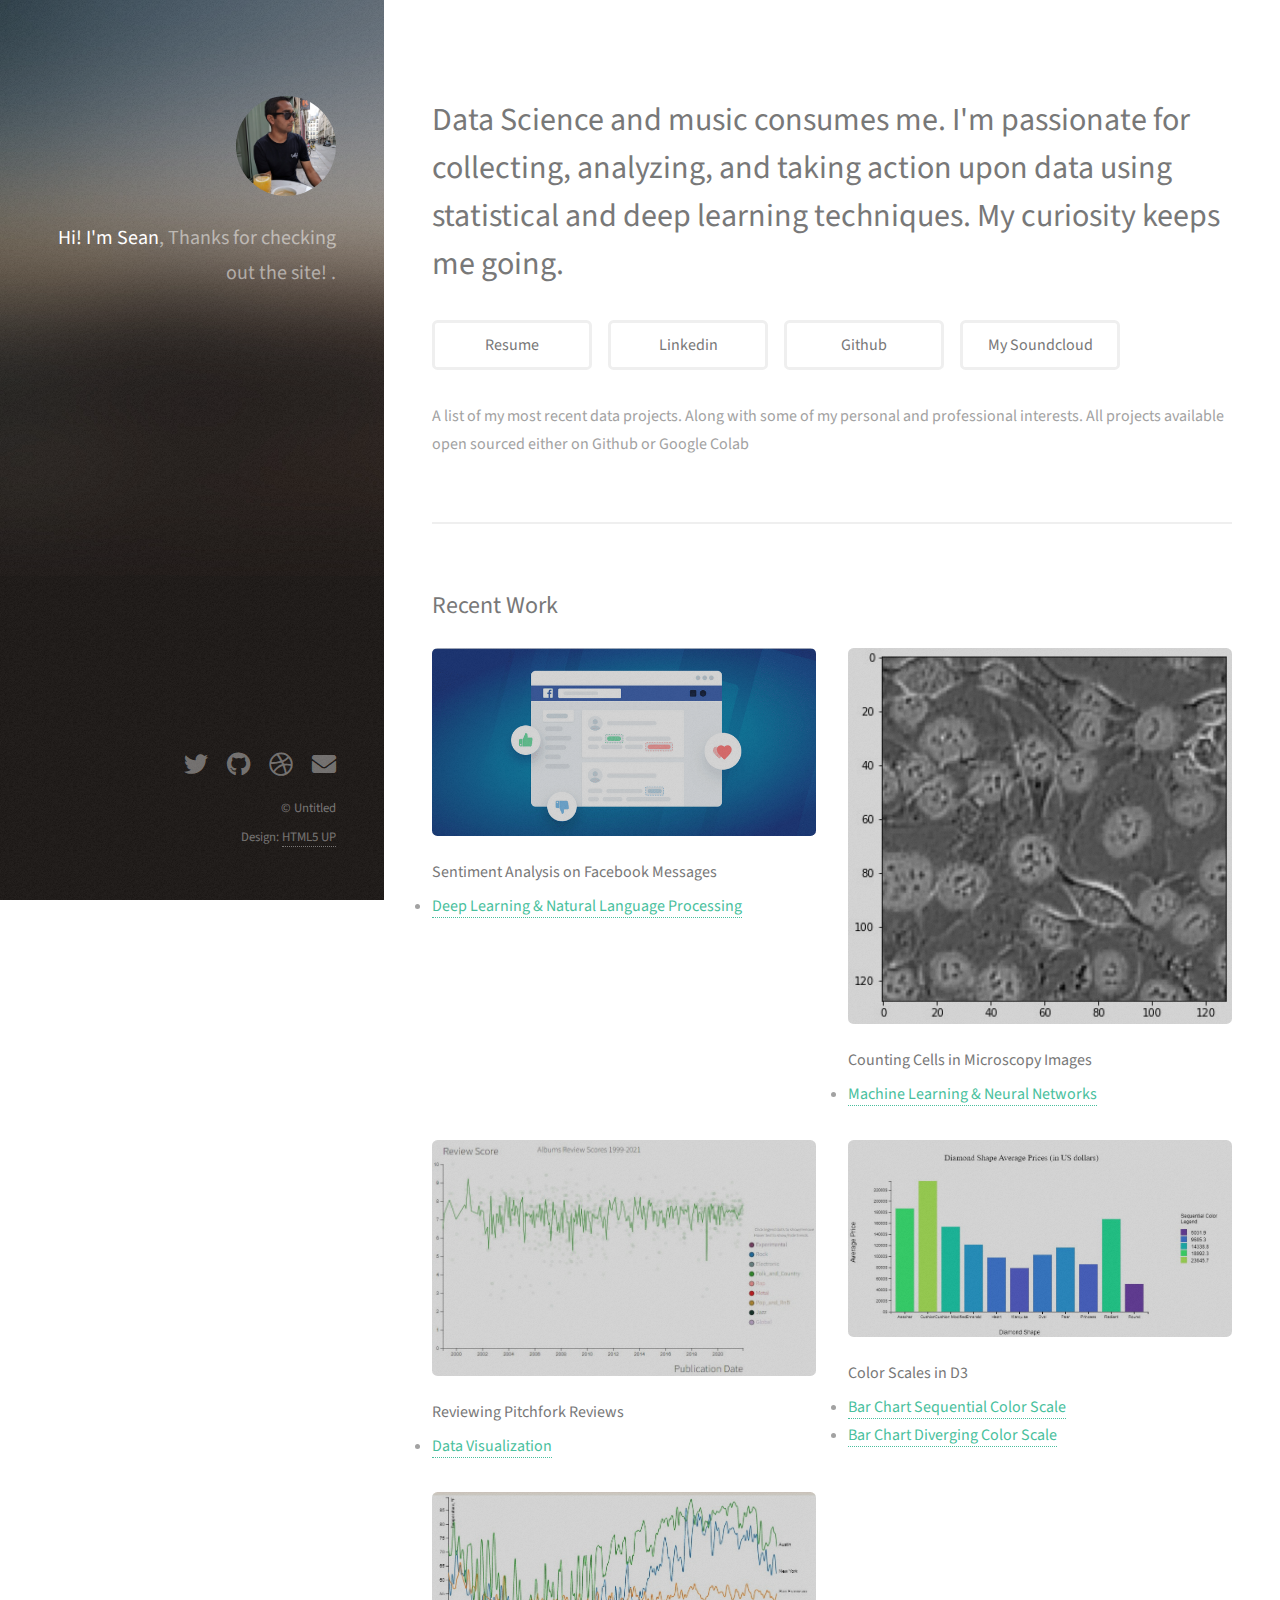
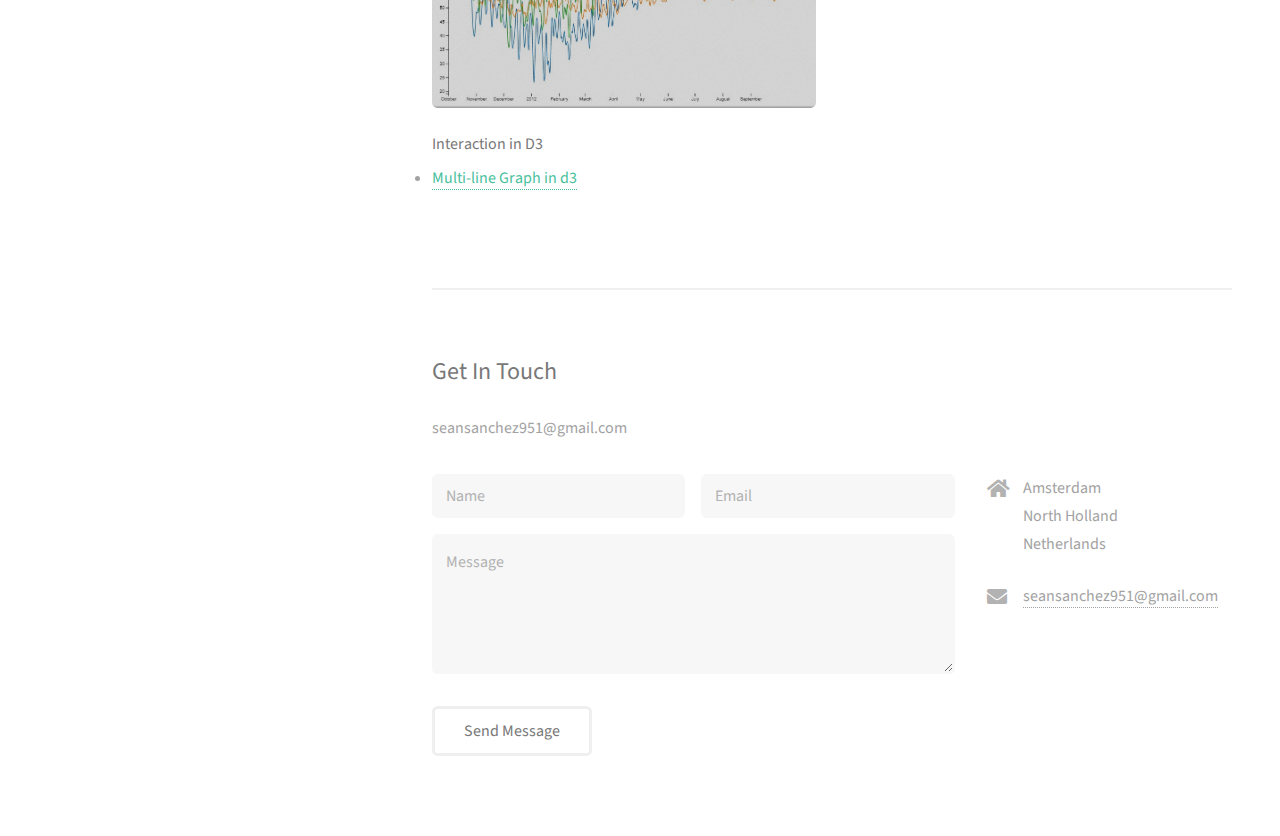
<file: index.html>
<!DOCTYPE HTML>
<!--
	Strata by HTML5 UP
	html5up.net | @ajlkn
	Free for personal and commercial use under the CCA 3.0 license (html5up.net/license)
-->
<html>
	<head>
		<title>Strata by HTML5 UP</title>
		<meta charset="utf-8" />
		<meta name="viewport" content="width=device-width, initial-scale=1, user-scalable=no" />
		<link rel="stylesheet" href="assets/css/main.css" />
	</head>
	<body class="is-preload">

		<!-- Header -->
			<header id="header">
				<div class="inner">
					<a href="#" class="image avatar"><img src="images/thumbs/europe.jpg" alt="" /></a>
					<h1><strong>Hi! I'm Sean</strong>, Thanks for<br />
					checking out the site!<br />
					</a>.</h1>
				</div>
			</header>

		<!-- Main -->
			<div id="main">

				<!-- One -->
					<section id="one">
						<header class="major">
							<h2>Data Science and music consumes me. I'm passionate for collecting, analyzing, and taking action upon data using statistical and deep learning techniques. My curiosity keeps me going.</h2>
						</header>
						<ul class="actions">
							<li><a href="https://drive.google.com/file/d/1QlM80Qd2pKrlaH_ezdqK4BDli6kZ__Ip/view?usp=sharing" class="button">Resume</a></li>
							<li><a href="https://www.linkedin.com/in/seansanchez951/" class="button">Linkedin</a></li>
							<li><a href="https://github.com/seansanchez951" class="button">Github</a></li>
							<li><a href="https://soundcloud.com/seanthedj" class="button">My Soundcloud</a></li>
						</ul>
						<p>A list of my most recent data projects.
							Along with some of my personal and professional interests. All projects available open sourced either on Github or Google Colab</p>
					</section>

				<!-- Two -->
					<section id="two">
						<h2>Recent Work</h2>
						<div class="row">
							<article class="col-6 col-12-xsmall work-item">
								<a href="images/thumbs/sentiment_analysis_of_facebook-thumbnail.png" class="image fit thumb"><img src="images/thumbs/sentiment_analysis_of_facebook-thumbnail.png" alt="" /></a>
								<h3>Sentiment Analysis on Facebook Messages</h3>
								<li><a href="./NLP/index.html">Deep Learning & Natural Language Processing</a></li>
							</article>
							<article class="col-6 col-12-xsmall work-item">
								<a href="images/thumbs/u_net_project_image.jpg" class="image fit thumb"><img src="images/thumbs/u_net_project_image.jpg" alt="" /></a>
								<h3>Counting Cells in Microscopy Images</h3>
								<li><a href="./U-net/index.html">Machine Learning & Neural Networks</a></li>
							</article>
							<article class="col-6 col-12-xsmall work-item">
								<a href="images/thumbs/data_viz.jpg" class="image fit thumb"><img src="images/thumbs/data_viz.jpg" alt="" /></a>
								<h3>Reviewing Pitchfork Reviews</h3>
								<li><a href="https://seansanchez951.github.io/reviewingpitchforkreviews/">Data Visualization</a></li>
							</article>
							<article class="col-6 col-12-xsmall work-item">
								<a href="images/thumbs/seqbar.jpg" class="image fit thumb"><img src="images/thumbs/seqbar.jpg" alt="" /></a>
								<h3>Color Scales in D3</h3>
								<li><a href="https://vizhub.com/seansanchez951/beb670f5809a4dd4b3a126dc965dd78e">Bar Chart Sequential Color Scale</a></li>
								<li><a href="https://vizhub.com/seansanchez951/7292f9a34107478a830b749dc25a4543">Bar Chart Diverging Color Scale</a></li>
							</article>
							<article class="col-6 col-12-xsmall work-item">
								<a href="images/thumbs/interaction_graph.jpg" class="image fit thumb"><img src="images/thumbs/interaction_graph.jpg" alt="" /></a>
								<h3>Interaction in D3 </h3>
								<li><a href="https://vizhub.com/seansanchez951/cb94b1235094403dafced50f41ae9dd0">Multi-line Graph in d3</a></li>
							</article>
							
							
							
							
						</div>
						
					</section>

				<!-- Three -->
					<section id="three">
						<h2>Get In Touch</h2>
						<p>seansanchez951@gmail.com</p>
						<div class="row">
							<div class="col-8 col-12-small">
								<form method="post" action="contact-form-handler.php">
									<div class="row gtr-uniform gtr-50">
										<div class="col-6 col-12-xsmall"><input type="text" name="name" id="name" placeholder="Name" /></div>
										<div class="col-6 col-12-xsmall"><input type="email" name="email" id="email" placeholder="Email" /></div>
										<div class="col-12"><textarea name="message" id="message" placeholder="Message" rows="4"></textarea></div>
									</div>
								</form>
								<ul class="actions">
									<li><input type="submit" value="Send Message" /></li>
								</ul>
							</div>
							<div class="col-4 col-12-small">
								<ul class="labeled-icons">
									<li>
										<h3 class="icon solid fa-home"><span class="label">Address</span></h3>
										Amsterdam<br />
										North Holland<br />
										Netherlands
									</li>
									<li>
										<h3 class="icon solid fa-envelope"><span class="label">Email</span></h3>
										<a href="#">seansanchez951@gmail.com</a>
									</li>
								</ul>
							</div>
						</div>
					</section>

				<!-- Four -->
				<!--
					<section id="four">
						<h2>Elements</h2>

						<section>
							<h4>Text</h4>
							<p>This is <b>bold</b> and this is <strong>strong</strong>. This is <i>italic</i> and this is <em>emphasized</em>.
							This is <sup>superscript</sup> text and this is <sub>subscript</sub> text.
							This is <u>underlined</u> and this is code: <code>for (;;) { ... }</code>. Finally, <a href="#">this is a link</a>.</p>
							<hr />
							<header>
								<h4>Heading with a Subtitle</h4>
								<p>Lorem ipsum dolor sit amet nullam id egestas urna aliquam</p>
							</header>
							<p>Nunc lacinia ante nunc ac lobortis. Interdum adipiscing gravida odio porttitor sem non mi integer non faucibus ornare mi ut ante amet placerat aliquet. Volutpat eu sed ante lacinia sapien lorem accumsan varius montes viverra nibh in adipiscing blandit tempus accumsan.</p>
							<header>
								<h5>Heading with a Subtitle</h5>
								<p>Lorem ipsum dolor sit amet nullam id egestas urna aliquam</p>
							</header>
							<p>Nunc lacinia ante nunc ac lobortis. Interdum adipiscing gravida odio porttitor sem non mi integer non faucibus ornare mi ut ante amet placerat aliquet. Volutpat eu sed ante lacinia sapien lorem accumsan varius montes viverra nibh in adipiscing blandit tempus accumsan.</p>
							<hr />
							<h2>Heading Level 2</h2>
							<h3>Heading Level 3</h3>
							<h4>Heading Level 4</h4>
							<h5>Heading Level 5</h5>
							<h6>Heading Level 6</h6>
							<hr />
							<h5>Blockquote</h5>
							<blockquote>Fringilla nisl. Donec accumsan interdum nisi, quis tincidunt felis sagittis eget tempus euismod. Vestibulum ante ipsum primis in faucibus vestibulum. Blandit adipiscing eu felis iaculis volutpat ac adipiscing accumsan faucibus. Vestibulum ante ipsum primis in faucibus lorem ipsum dolor sit amet nullam adipiscing eu felis.</blockquote>
							<h5>Preformatted</h5>
							<pre><code>i = 0;

while (!deck.isInOrder()) {
print 'Iteration ' + i;
deck.shuffle();
i++;
}

print 'It took ' + i + ' iterations to sort the deck.';</code></pre>
						</section>

						<section>
							<h4>Lists</h4>
							<div class="row">
								<div class="col-6 col-12-xsmall">
									<h5>Unordered</h5>
									<ul>
										<li>Dolor pulvinar etiam magna etiam.</li>
										<li>Sagittis adipiscing lorem eleifend.</li>
										<li>Felis enim feugiat dolore viverra.</li>
									</ul>
									<h5>Alternate</h5>
									<ul class="alt">
										<li>Dolor pulvinar etiam magna etiam.</li>
										<li>Sagittis adipiscing lorem eleifend.</li>
										<li>Felis enim feugiat dolore viverra.</li>
									</ul>
								</div>
								<div class="col-6 col-12-xsmall">
									<h5>Ordered</h5>
									<ol>
										<li>Dolor pulvinar etiam magna etiam.</li>
										<li>Etiam vel felis at lorem sed viverra.</li>
										<li>Felis enim feugiat dolore viverra.</li>
										<li>Dolor pulvinar etiam magna etiam.</li>
										<li>Etiam vel felis at lorem sed viverra.</li>
										<li>Felis enim feugiat dolore viverra.</li>
									</ol>
									<h5>Icons</h5>
									<ul class="icons">
										<
										<li><a href="https://github.com/seansanchez951" class="icon brands fa-github"><span class="label">Github</span></a></li>
										
									</ul>
								</div>
							</div>
							<h5>Actions</h5>
							<ul class="actions">
								<li><a href="#" class="button primary">Default</a></li>
								<li><a href="#" class="button">Default</a></li>
							</ul>
							<ul class="actions small">
								<li><a href="#" class="button primary small">Small</a></li>
								<li><a href="#" class="button small">Small</a></li>
							</ul>
							<div class="row">
								<div class="col-6 col-12-small">
									<ul class="actions stacked">
										<li><a href="#" class="button primary">Default</a></li>
										<li><a href="#" class="button">Default</a></li>
									</ul>
								</div>
								<div class="col-6 col-12-small">
									<ul class="actions stacked">
										<li><a href="#" class="button primary small">Small</a></li>
										<li><a href="#" class="button small">Small</a></li>
									</ul>
								</div>
								<div class="col-6 col-12-small">
									<ul class="actions stacked">
										<li><a href="#" class="button primary fit">Default</a></li>
										<li><a href="#" class="button fit">Default</a></li>
									</ul>
								</div>
								<div class="col-6 col-12-small">
									<ul class="actions stacked">
										<li><a href="#" class="button primary small fit">Small</a></li>
										<li><a href="#" class="button small fit">Small</a></li>
									</ul>
								</div>
							</div>
						</section>

						<section>
							<h4>Table</h4>
							<h5>Default</h5>
							<div class="table-wrapper">
								<table>
									<thead>
										<tr>
											<th>Name</th>
											<th>Description</th>
											<th>Price</th>
										</tr>
									</thead>
									<tbody>
										<tr>
											<td>Item One</td>
											<td>Ante turpis integer aliquet porttitor.</td>
											<td>29.99</td>
										</tr>
										<tr>
											<td>Item Two</td>
											<td>Vis ac commodo adipiscing arcu aliquet.</td>
											<td>19.99</td>
										</tr>
										<tr>
											<td>Item Three</td>
											<td> Morbi faucibus arcu accumsan lorem.</td>
											<td>29.99</td>
										</tr>
										<tr>
											<td>Item Four</td>
											<td>Vitae integer tempus condimentum.</td>
											<td>19.99</td>
										</tr>
										<tr>
											<td>Item Five</td>
											<td>Ante turpis integer aliquet porttitor.</td>
											<td>29.99</td>
										</tr>
									</tbody>
									<tfoot>
										<tr>
											<td colspan="2"></td>
											<td>100.00</td>
										</tr>
									</tfoot>
								</table>
							</div>

							<h5>Alternate</h5>
							<div class="table-wrapper">
								<table class="alt">
									<thead>
										<tr>
											<th>Name</th>
											<th>Description</th>
											<th>Price</th>
										</tr>
									</thead>
									<tbody>
										<tr>
											<td>Item One</td>
											<td>Ante turpis integer aliquet porttitor.</td>
											<td>29.99</td>
										</tr>
										<tr>
											<td>Item Two</td>
											<td>Vis ac commodo adipiscing arcu aliquet.</td>
											<td>19.99</td>
										</tr>
										<tr>
											<td>Item Three</td>
											<td> Morbi faucibus arcu accumsan lorem.</td>
											<td>29.99</td>
										</tr>
										<tr>
											<td>Item Four</td>
											<td>Vitae integer tempus condimentum.</td>
											<td>19.99</td>
										</tr>
										<tr>
											<td>Item Five</td>
											<td>Ante turpis integer aliquet porttitor.</td>
											<td>29.99</td>
										</tr>
									</tbody>
									<tfoot>
										<tr>
											<td colspan="2"></td>
											<td>100.00</td>
										</tr>
									</tfoot>
								</table>
							</div>
						</section>

						<section>
							<h4>Buttons</h4>
							<ul class="actions">
								<li><a href="#" class="button primary">Primary</a></li>
								<li><a href="#" class="button">Default</a></li>
							</ul>
							<ul class="actions">
								<li><a href="#" class="button large">Large</a></li>
								<li><a href="#" class="button">Default</a></li>
								<li><a href="#" class="button small">Small</a></li>
							</ul>
							<ul class="actions fit">
								<li><a href="#" class="button primary fit">Fit</a></li>
								<li><a href="#" class="button fit">Fit</a></li>
							</ul>
							<ul class="actions fit small">
								<li><a href="#" class="button primary fit small">Fit + Small</a></li>
								<li><a href="#" class="button fit small">Fit + Small</a></li>
							</ul>
							<ul class="actions">
								<li><a href="#" class="button primary icon solid fa-download">Icon</a></li>
								<li><a href="#" class="button icon solid fa-download">Icon</a></li>
							</ul>
							<ul class="actions">
								<li><span class="button primary disabled">Primary</span></li>
								<li><span class="button disabled">Default</span></li>
							</ul>
						</section>

						<section>
							<h4>Form</h4>
							<form method="post" action="#">
								<div class="row gtr-uniform gtr-50">
									<div class="col-6 col-12-xsmall">
										<input type="text" name="demo-name" id="demo-name" value="" placeholder="Name" />
									</div>
									<div class="col-6 col-12-xsmall">
										<input type="email" name="demo-email" id="demo-email" value="" placeholder="Email" />
									</div>
									<div class="col-12">
										<select name="demo-category" id="demo-category">
											<option value="">- Category -</option>
											<option value="1">Manufacturing</option>
											<option value="1">Shipping</option>
											<option value="1">Administration</option>
											<option value="1">Human Resources</option>
										</select>
									</div>
									<div class="col-4 col-12-small">
										<input type="radio" id="demo-priority-low" name="demo-priority" checked>
										<label for="demo-priority-low">Low Priority</label>
									</div>
									<div class="col-4 col-12-small">
										<input type="radio" id="demo-priority-normal" name="demo-priority">
										<label for="demo-priority-normal">Normal Priority</label>
									</div>
									<div class="col-4 col-12-small">
										<input type="radio" id="demo-priority-high" name="demo-priority">
										<label for="demo-priority-high">High Priority</label>
									</div>
									<div class="col-6 col-12-small">
										<input type="checkbox" id="demo-copy" name="demo-copy">
										<label for="demo-copy">Email me a copy of this message</label>
									</div>
									<div class="col-6 col-12-small">
										<input type="checkbox" id="demo-human" name="demo-human" checked>
										<label for="demo-human">I am a human and not a robot</label>
									</div>
									<div class="col-12">
										<textarea name="demo-message" id="demo-message" placeholder="Enter your message" rows="6"></textarea>
									</div>
									<div class="col-12">
										<ul class="actions">
											<li><input type="submit" value="Send Message" class="primary" /></li>
											<li><input type="reset" value="Reset" /></li>
										</ul>
									</div>
								</div>
							</form>
						</section>

						<section>
							<h4>Image</h4>
							<h5>Fit</h5>
							<div class="box alt">
								<div class="row gtr-50 gtr-uniform">
									<div class="col-12"><span class="image fit"><img src="images/fulls/05.jpg" alt="" /></span></div>
									<div class="col-4"><span class="image fit"><img src="images/thumbs/01.jpg" alt="" /></span></div>
									<div class="col-4"><span class="image fit"><img src="images/thumbs/02.jpg" alt="" /></span></div>
									<div class="col-4"><span class="image fit"><img src="images/thumbs/03.jpg" alt="" /></span></div>
									<div class="col-4"><span class="image fit"><img src="images/thumbs/04.jpg" alt="" /></span></div>
									<div class="col-4"><span class="image fit"><img src="images/thumbs/05.jpg" alt="" /></span></div>
									<div class="col-4"><span class="image fit"><img src="images/thumbs/06.jpg" alt="" /></span></div>
									<div class="col-4"><span class="image fit"><img src="images/thumbs/03.jpg" alt="" /></span></div>
									<div class="col-4"><span class="image fit"><img src="images/thumbs/02.jpg" alt="" /></span></div>
									<div class="col-4"><span class="image fit"><img src="images/thumbs/01.jpg" alt="" /></span></div>
								</div>
							</div>
							<h5>Left &amp; Right</h5>
							<p><span class="image left"><img src="images/avatar.jpg" alt="" /></span>Fringilla nisl. Donec accumsan interdum nisi, quis tincidunt felis sagittis eget. tempus euismod. Vestibulum ante ipsum primis in faucibus vestibulum. Blandit adipiscing eu felis iaculis volutpat ac adipiscing accumsan eu faucibus. Integer ac pellentesque praesent tincidunt felis sagittis eget. tempus euismod. Vestibulum ante ipsum primis in faucibus vestibulum. Blandit adipiscing eu felis iaculis volutpat ac adipiscing accumsan eu faucibus. Integer ac pellentesque praesent. Donec accumsan interdum nisi, quis tincidunt felis sagittis eget. tempus euismod. Vestibulum ante ipsum primis in faucibus vestibulum. Blandit adipiscing eu felis iaculis volutpat ac adipiscing accumsan eu faucibus. Integer ac pellentesque praesent tincidunt felis sagittis eget. tempus euismod. Vestibulum ante ipsum primis in faucibus vestibulum. Blandit adipiscing eu felis iaculis volutpat ac adipiscing accumsan eu faucibus. Integer ac pellentesque praesent.</p>
							<p><span class="image right"><img src="images/avatar.jpg" alt="" /></span>Fringilla nisl. Donec accumsan interdum nisi, quis tincidunt felis sagittis eget. tempus euismod. Vestibulum ante ipsum primis in faucibus vestibulum. Blandit adipiscing eu felis iaculis volutpat ac adipiscing accumsan eu faucibus. Integer ac pellentesque praesent tincidunt felis sagittis eget. tempus euismod. Vestibulum ante ipsum primis in faucibus vestibulum. Blandit adipiscing eu felis iaculis volutpat ac adipiscing accumsan eu faucibus. Integer ac pellentesque praesent. Donec accumsan interdum nisi, quis tincidunt felis sagittis eget. tempus euismod. Vestibulum ante ipsum primis in faucibus vestibulum. Blandit adipiscing eu felis iaculis volutpat ac adipiscing accumsan eu faucibus. Integer ac pellentesque praesent tincidunt felis sagittis eget. tempus euismod. Vestibulum ante ipsum primis in faucibus vestibulum. Blandit adipiscing eu felis iaculis volutpat ac adipiscing accumsan eu faucibus. Integer ac pellentesque praesent.</p>
						</section>

					</section>
				-->

			</div>

		<!-- Footer -->
			<footer id="footer">
				<div class="inner">
					<ul class="icons">
						<li><a href="#" class="icon brands fa-twitter"><span class="label">Twitter</span></a></li>
						<li><a href="#" class="icon brands fa-github"><span class="label">Github</span></a></li>
						<li><a href="#" class="icon brands fa-dribbble"><span class="label">Dribbble</span></a></li>
						<li><a href="#" class="icon solid fa-envelope"><span class="label">Email</span></a></li>
					</ul>
					<ul class="copyright">
						<li>&copy; Untitled</li><li>Design: <a href="http://html5up.net">HTML5 UP</a></li>
					</ul>
				</div>
			</footer>

		<!-- Scripts -->
			<script src="assets/js/jquery.min.js"></script>
			<script src="assets/js/jquery.poptrox.min.js"></script>
			<script src="assets/js/browser.min.js"></script>
			<script src="assets/js/breakpoints.min.js"></script>
			<script src="assets/js/util.js"></script>
			<script src="assets/js/main.js"></script>

	</body>
</html>
</file>
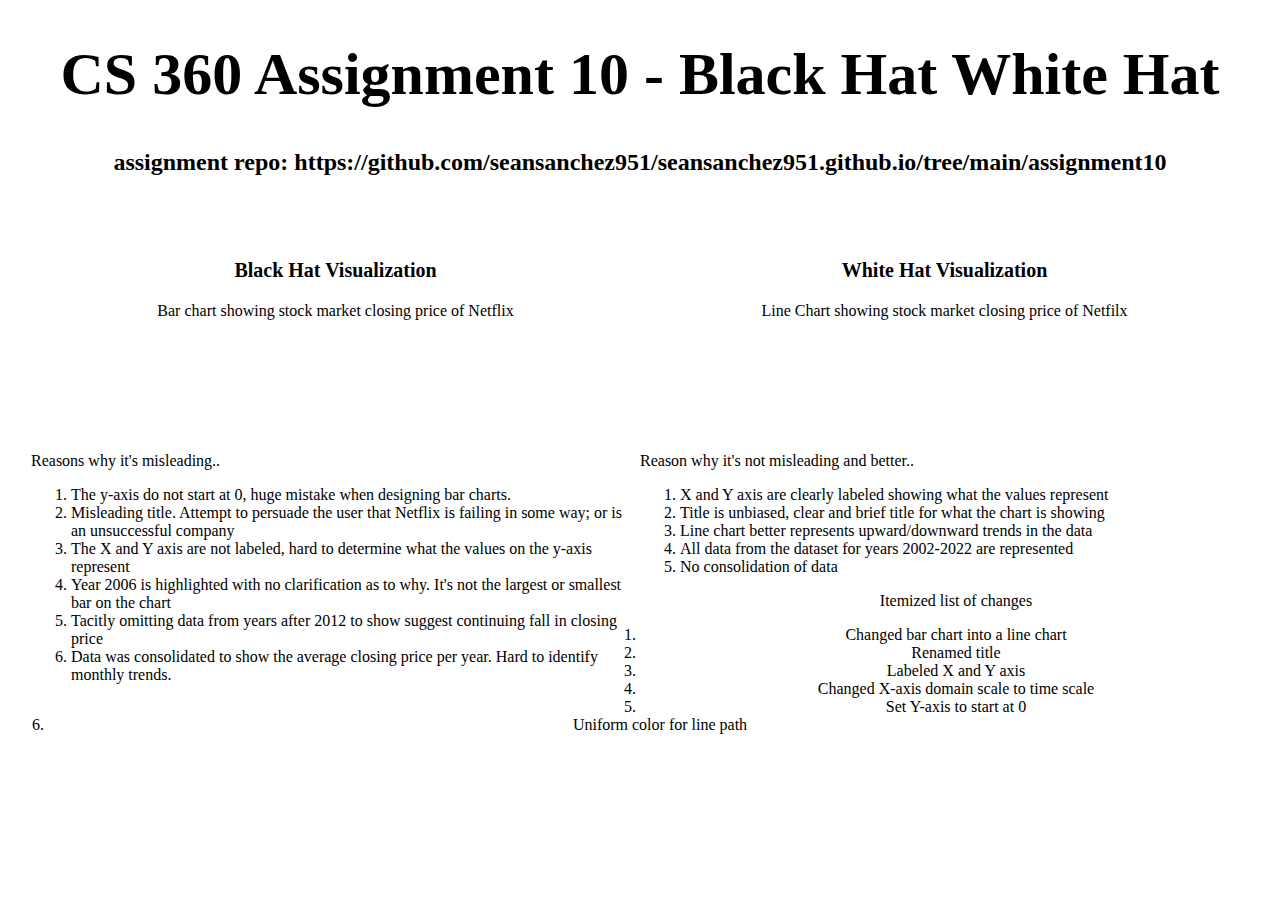
<file: assignment10/index.html>
<!DOCTYPE html>
<html>
  <head>
    <title>Assignment 10 - Black Hat White Hat</title>
  <meta charset="utf-8" />
    <link rel="stylesheet" type="text/css" href="./css/style.css" />
    <link
      rel="stylesheet"
      href="https://cdnjs.cloudflare.com/ajax/libs/font-awesome/4.7.0/css/font-awesome.min.css"
    />
  </head>
  
  <body>
  
    <div class='page' id="page-1">
      <div id="page-1-title">
        <h1>CS 360 Assignment 10 - Black Hat White Hat</h1>
        <h2>assignment repo: https://github.com/seansanchez951/seansanchez951.github.io/tree/main/assignment10</h2>
  
    
    <div class="float-container">
      
      
      <div class="page" id="page-2">
      <div class="section-title">
        <h3>Black Hat Visualization</h3>
      </div>
      <div>
        <p>Bar chart showing stock market closing price of Netflix</p>
      </div>
      <div id="blackhat"></div>
      
      <div id="description">
        <p>Reasons why it's misleading..</p>
        <ol>
          <li>The y-axis do not start at 0, huge mistake when designing bar charts.</li>
          <li>Misleading title. Attempt to persuade the user that Netflix is failing in some way; or is an unsuccessful company</li>
          <li>The X and Y axis are not labeled, hard to determine what the values on the y-axis represent</li>
          <li>Year 2006 is highlighted with no clarification as to why. It's not the largest or smallest bar on the chart</li>
          <li>Tacitly omitting data from years after 2012 to show suggest continuing fall in closing price</li>
          <li>Data was consolidated to show the average closing price per year. Hard to identify monthly trends. </li>
        </ol>
      </div>
    </div>
      
    
     <div class="page" id="page-3">
      <div class="section-title">
        <h3>White Hat Visualization</h3>
      </div>
      <div>
        <p>Line Chart showing stock market closing price of Netfilx</p>
      </div>
       <div id="whitehat"></div>
      
      <div id="description">
        <p>Reason why it's not misleading and better..</p>
        <ol>
          <li>X and Y axis are clearly labeled showing what the values represent</li>
          <li>Title is unbiased, clear and brief title for what the chart is showing</li>
          <li>Line chart better represents upward/downward trends in the data</li>
          <li>All data from the dataset for years 2002-2022 are represented</li>
          <li>No consolidation of data </li>
          
        </ol>
      </div>
    </div>
      
      
        </div>
      
        <div class='page' id="page-4">
      <div id="page4">
        <p>Itemized list of changes</p>
        <ol>
          <li>Changed bar chart into a line chart</li>
          <li>Renamed title</li>
          <li>Labeled X and Y axis</li>
          <li>Changed X-axis domain scale to time scale</li>
          <li>Set Y-axis to start at 0</li>
          <li>Uniform color for line path</li>
        </ol>
       
     </div>
          </div>
  
  </body>
  
<!-- load scripts -->
  
<script src="https://d3js.org/d3.v6.min.js"></script>
<script src="./js/blackhat.js"></script>
<script src="./js/whitehat.js"></script>
 
 
  
</html>
</file>
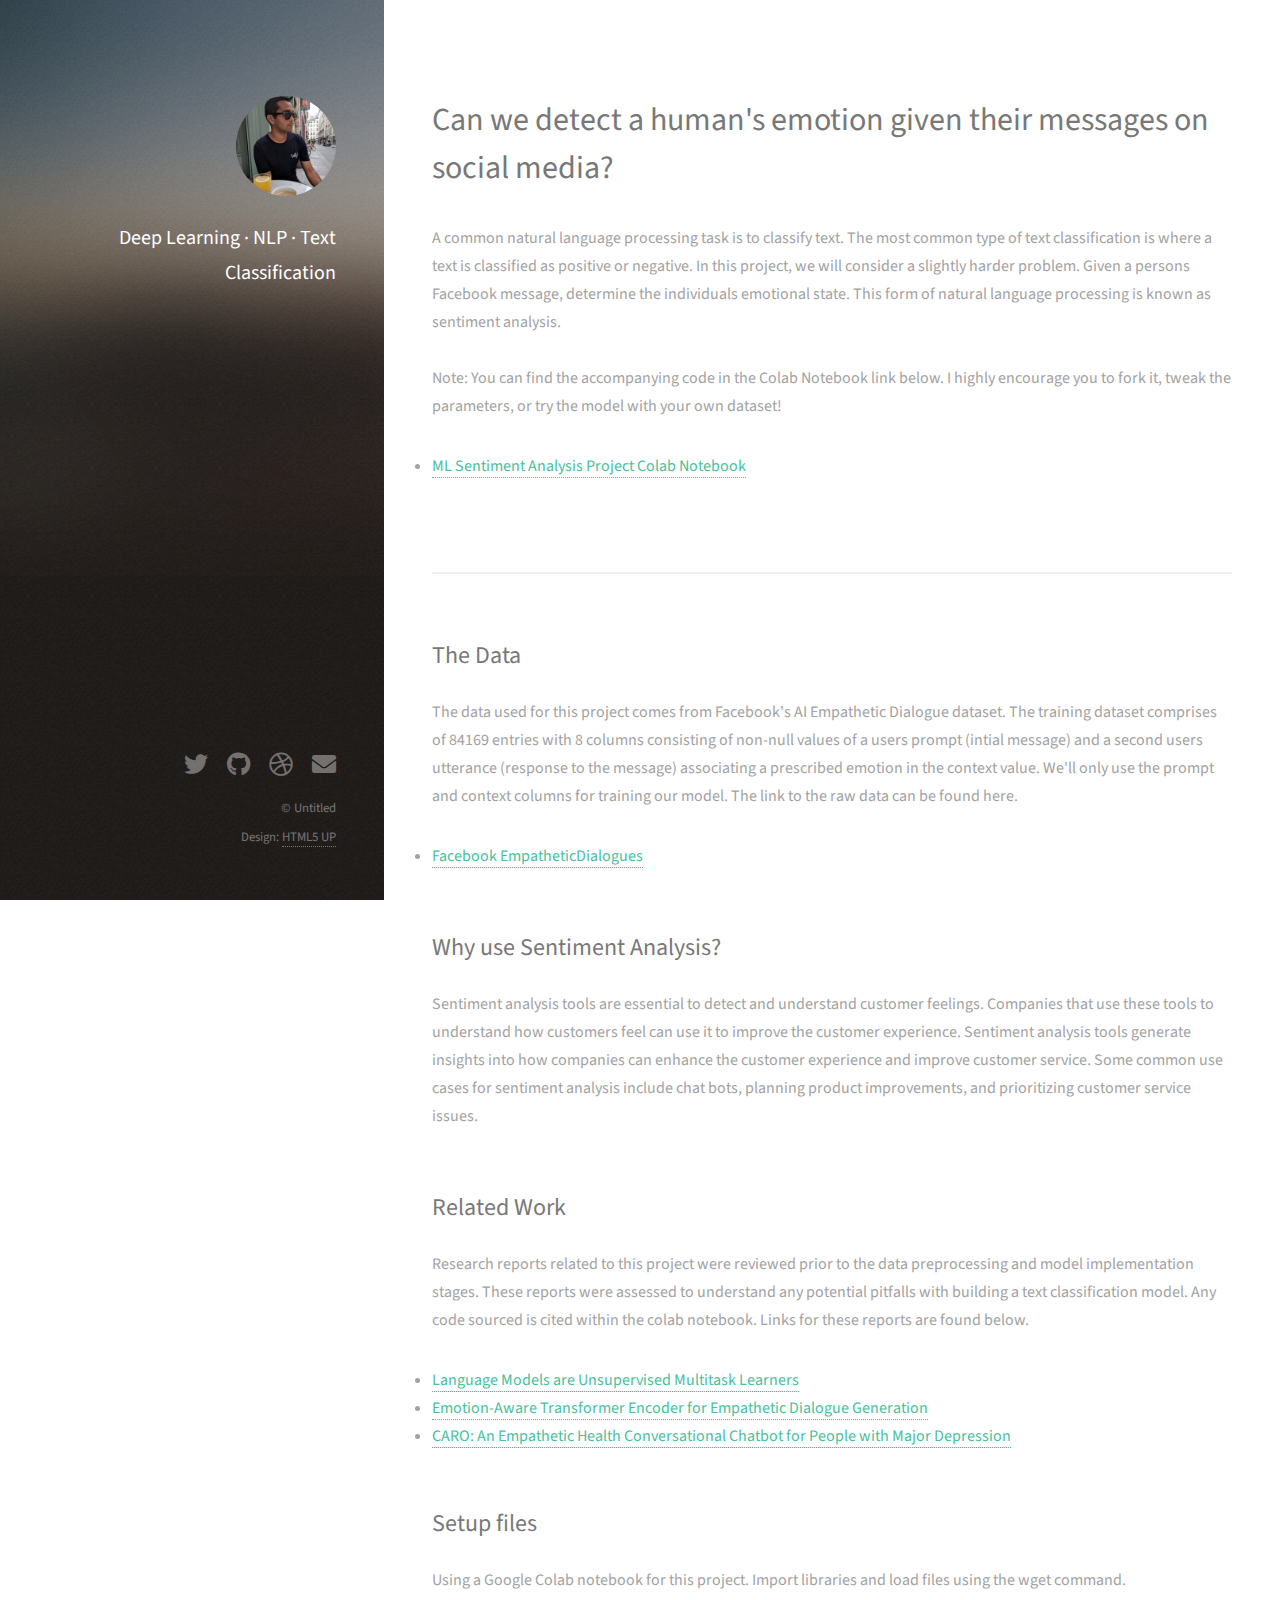
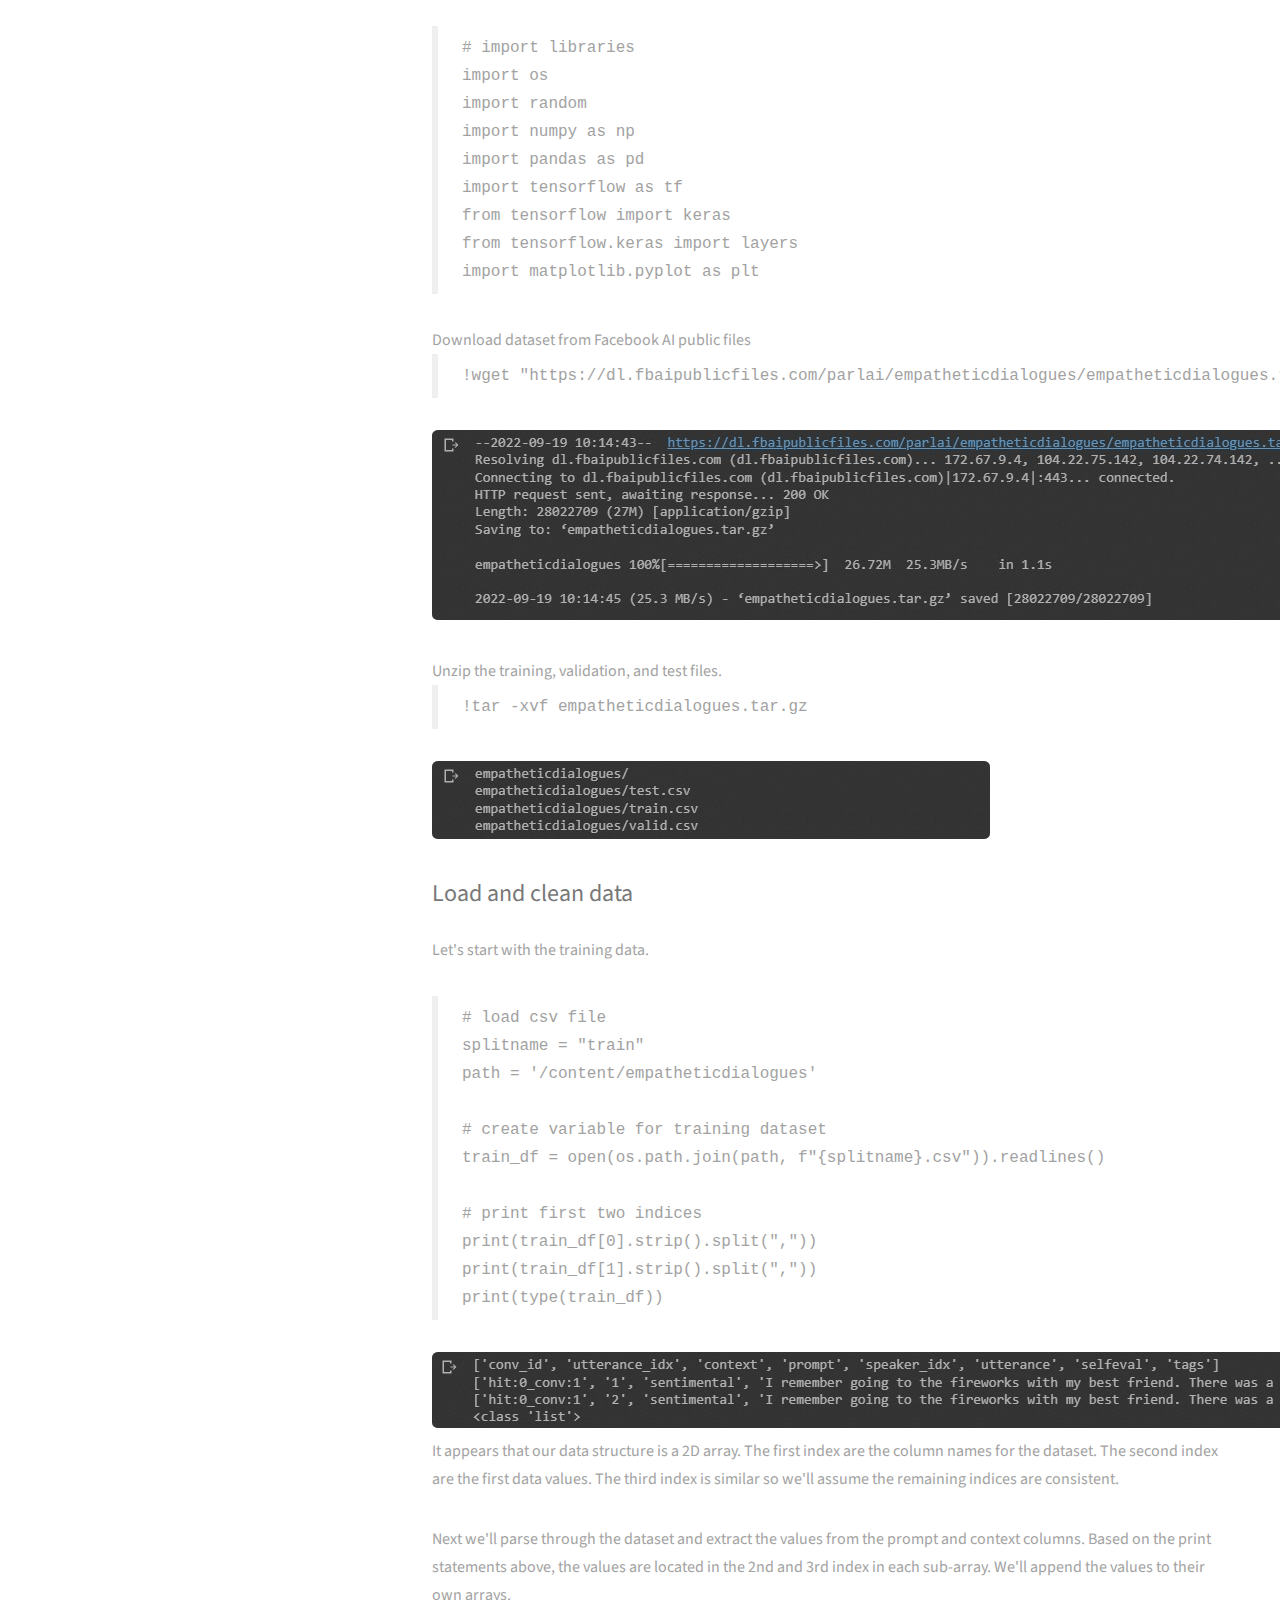
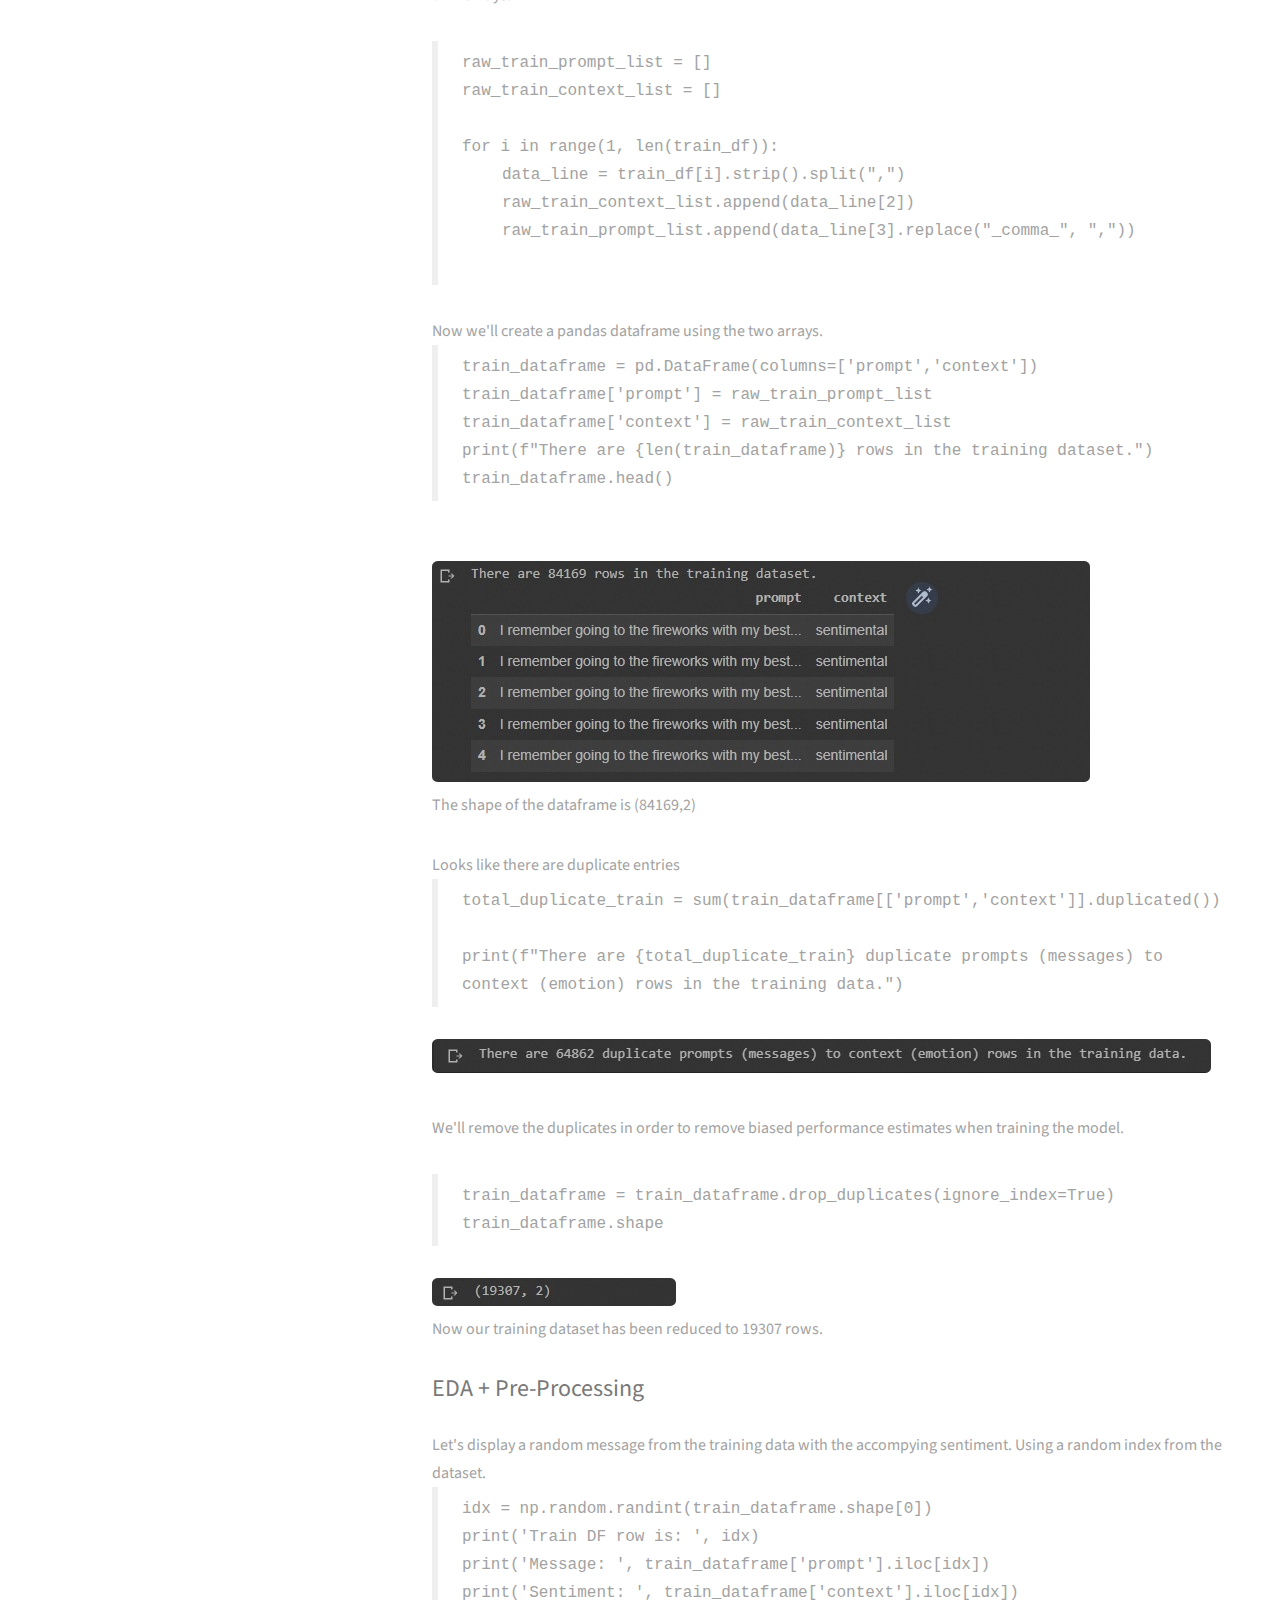
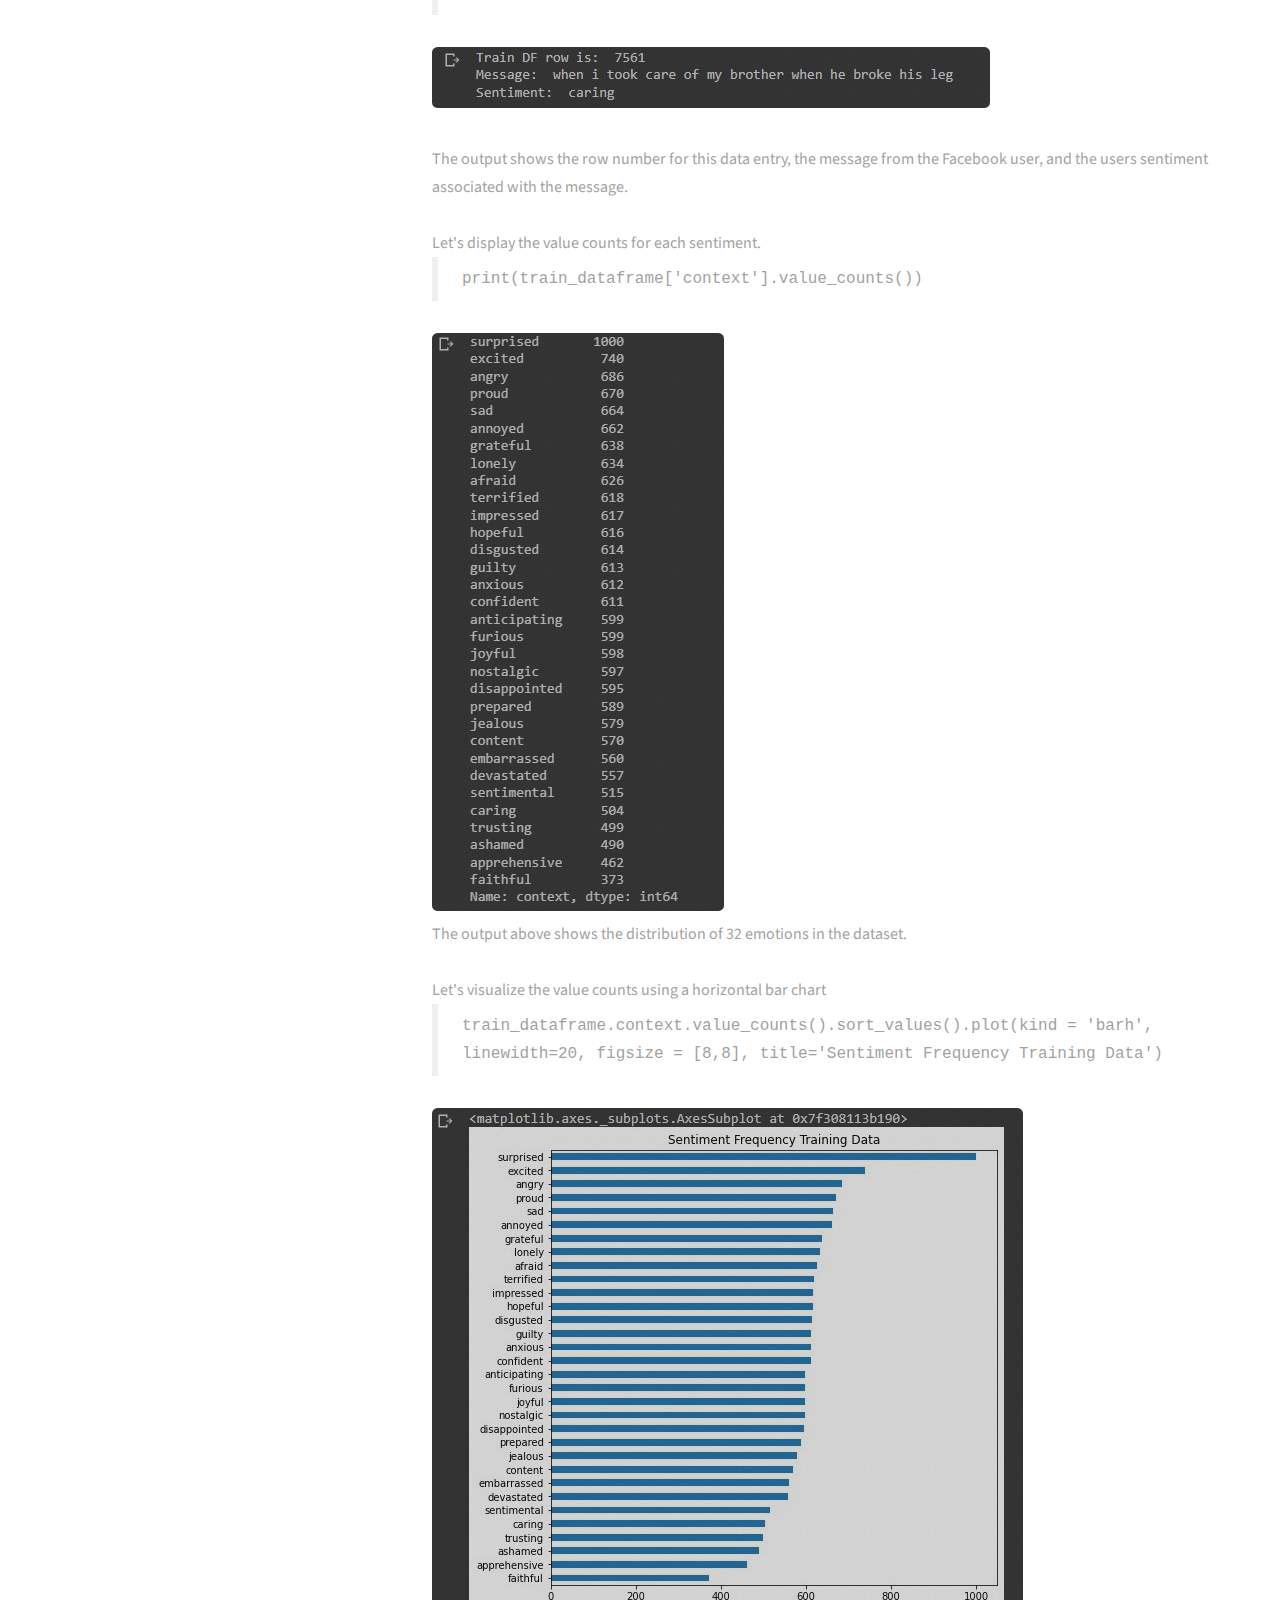
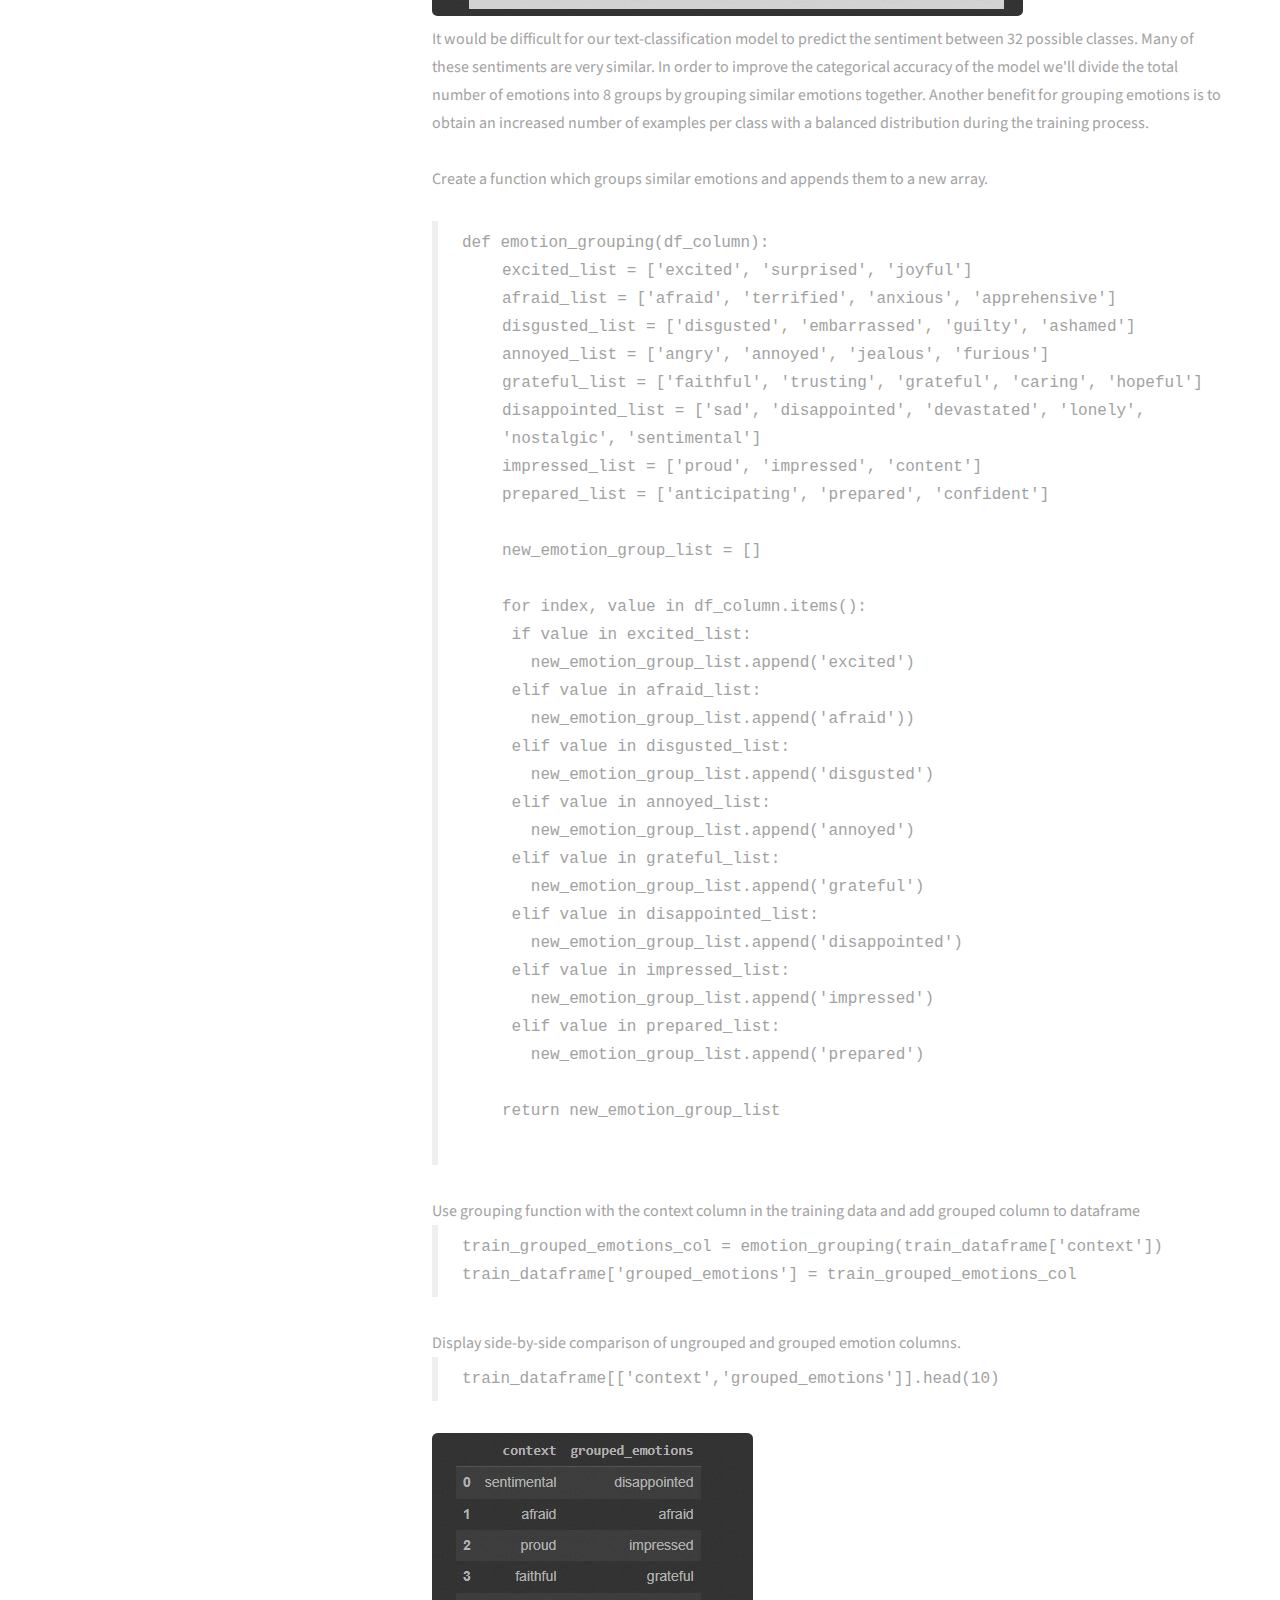
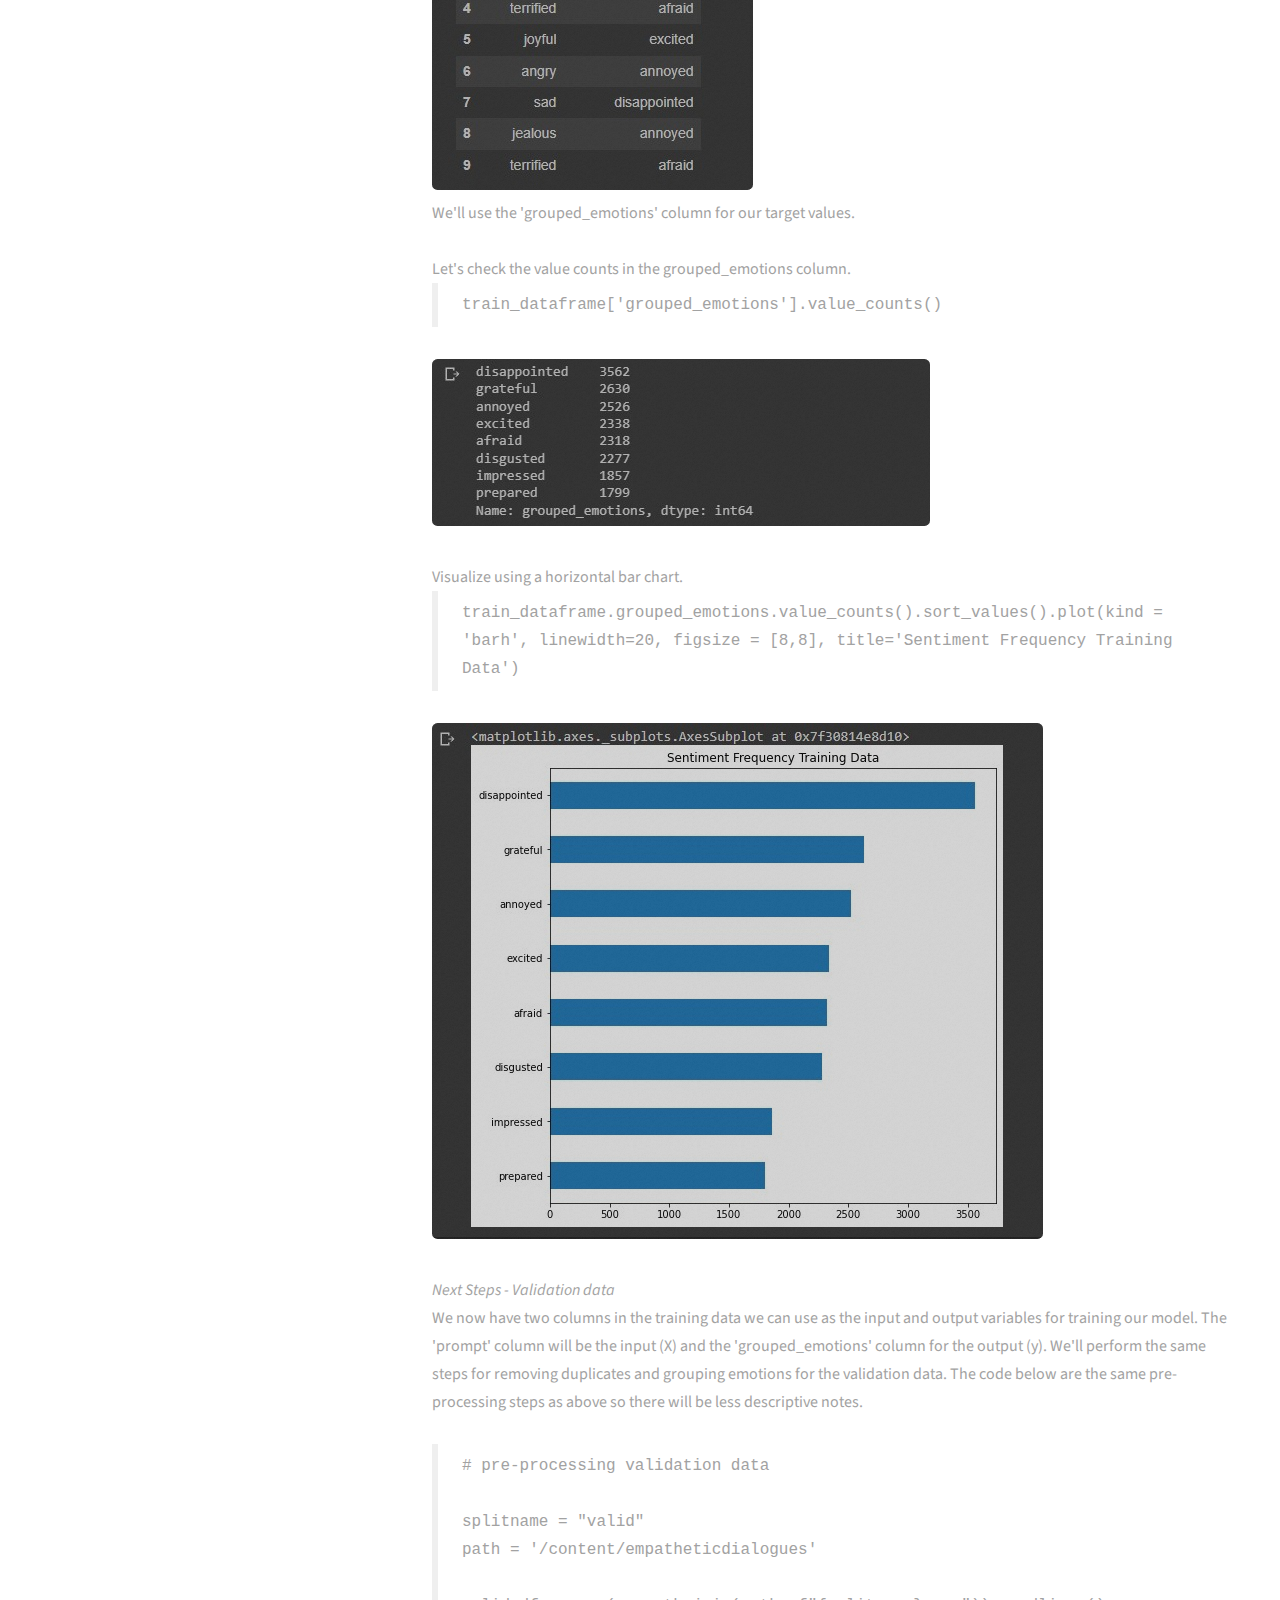
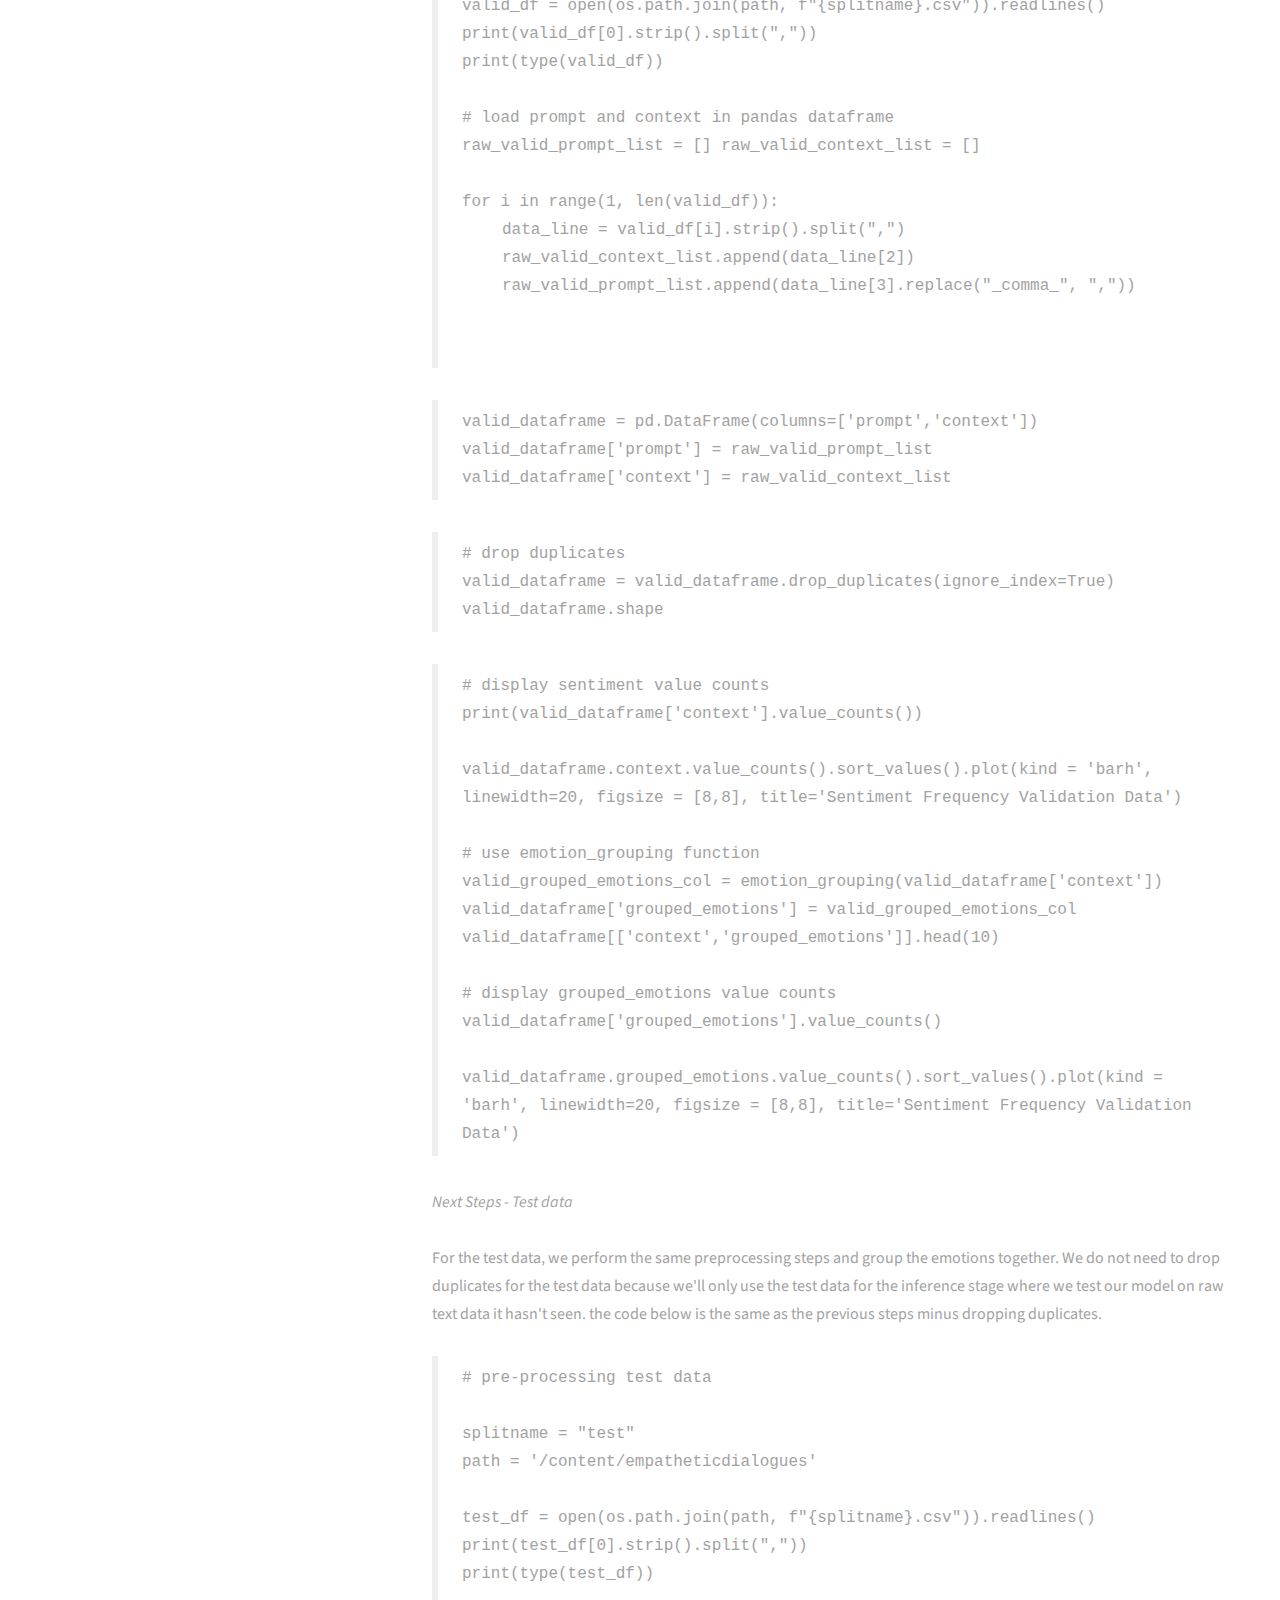
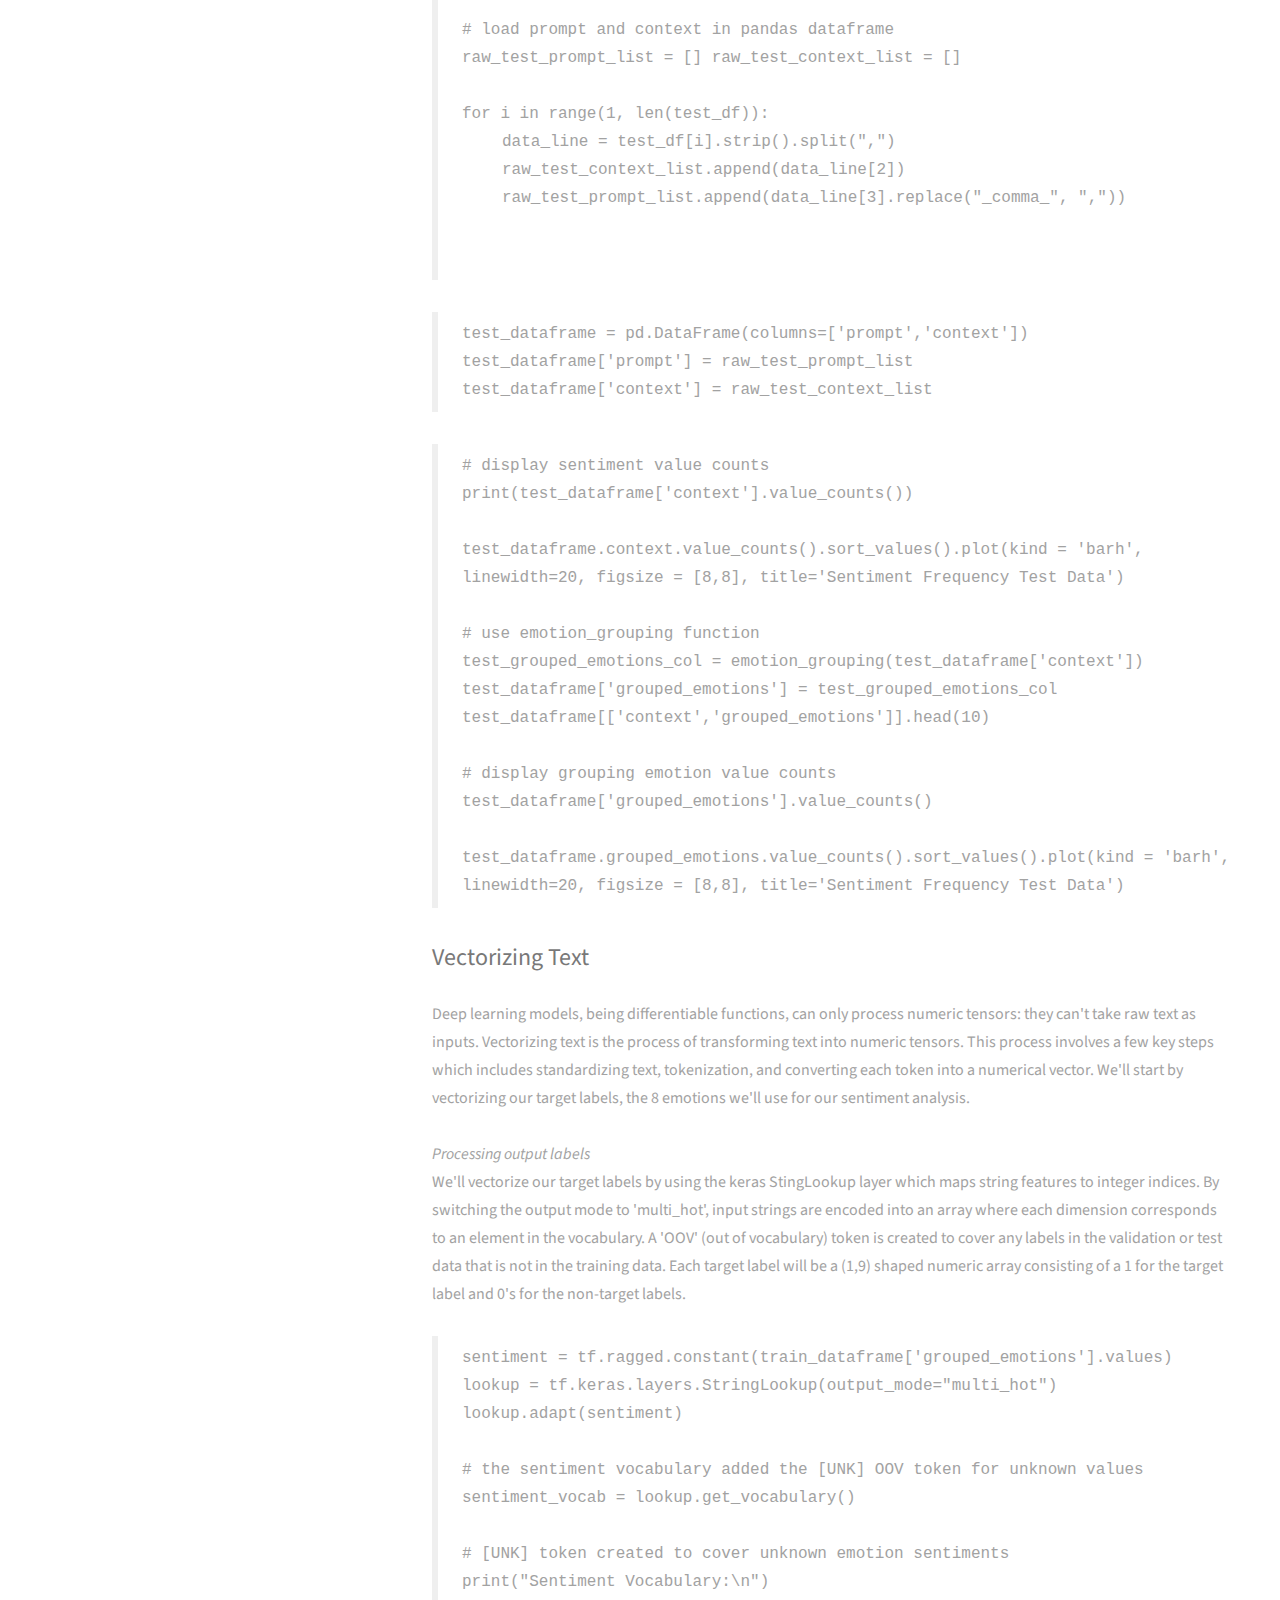
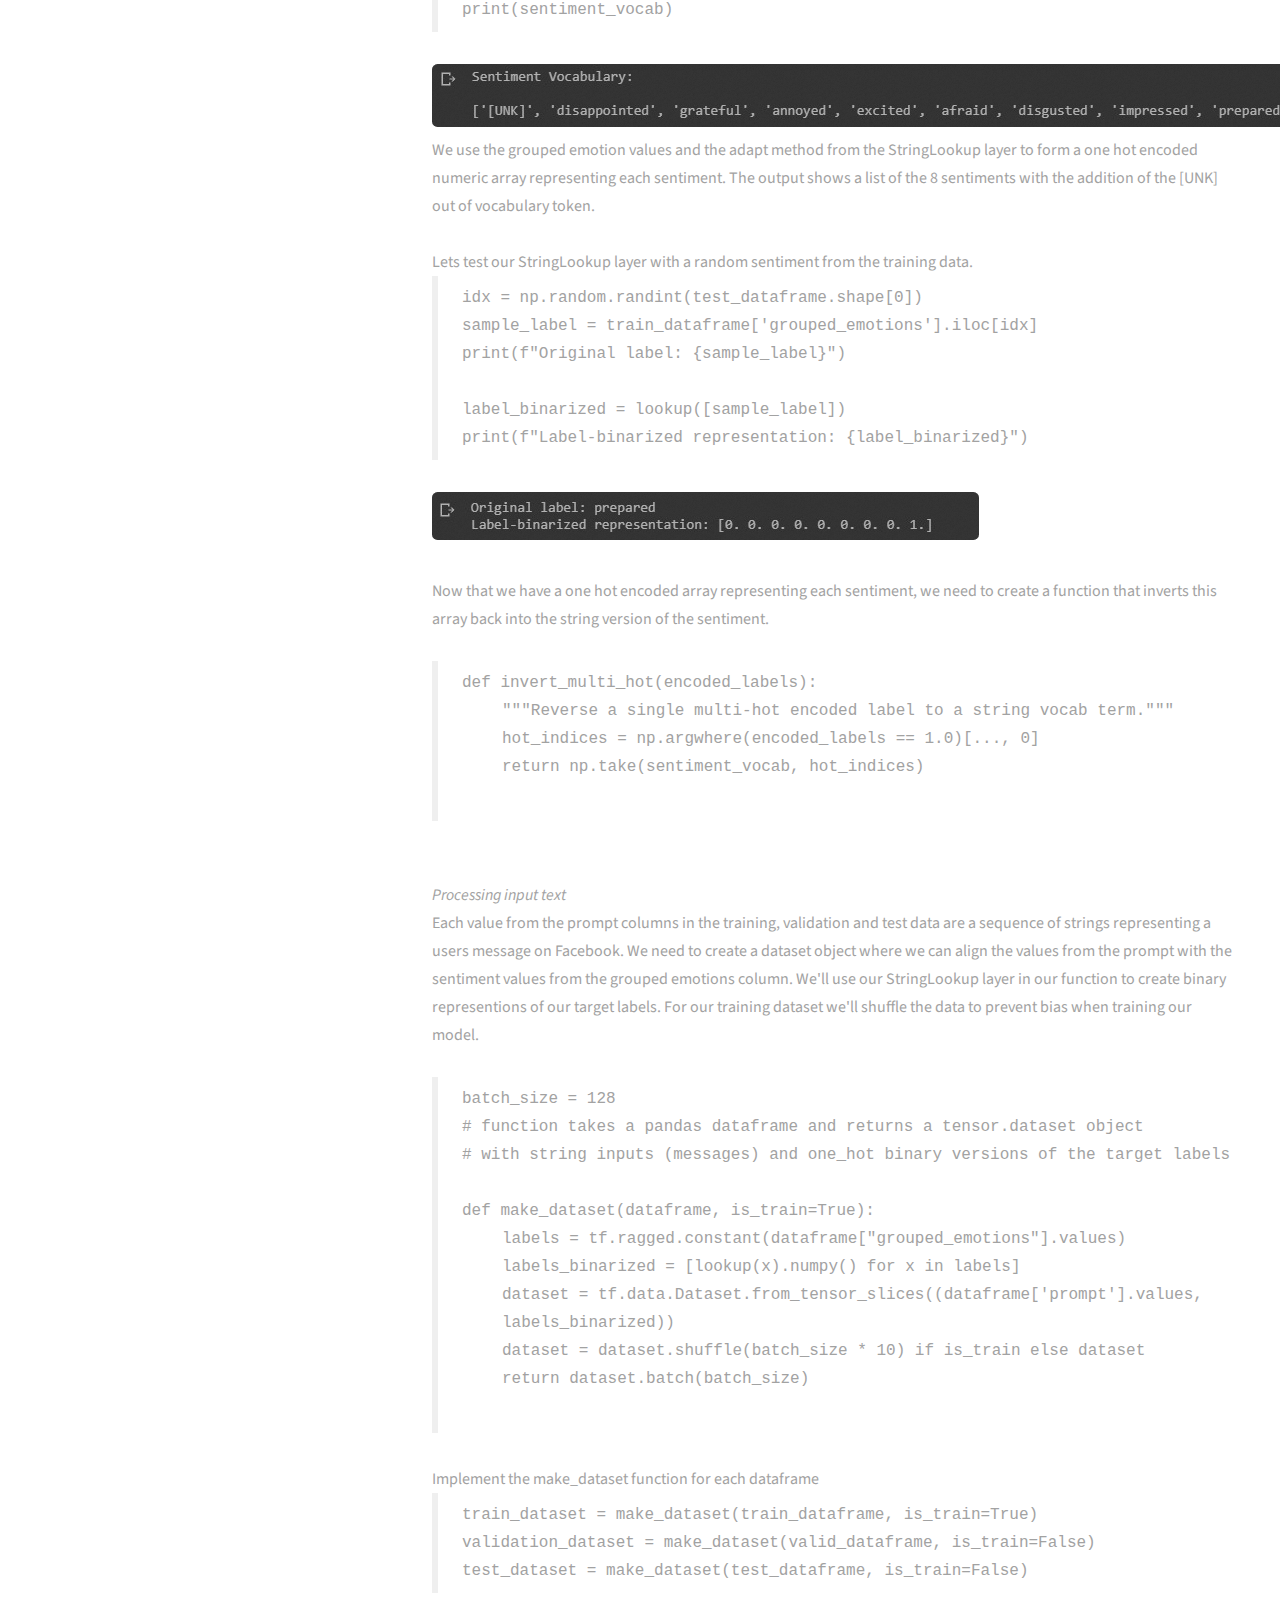
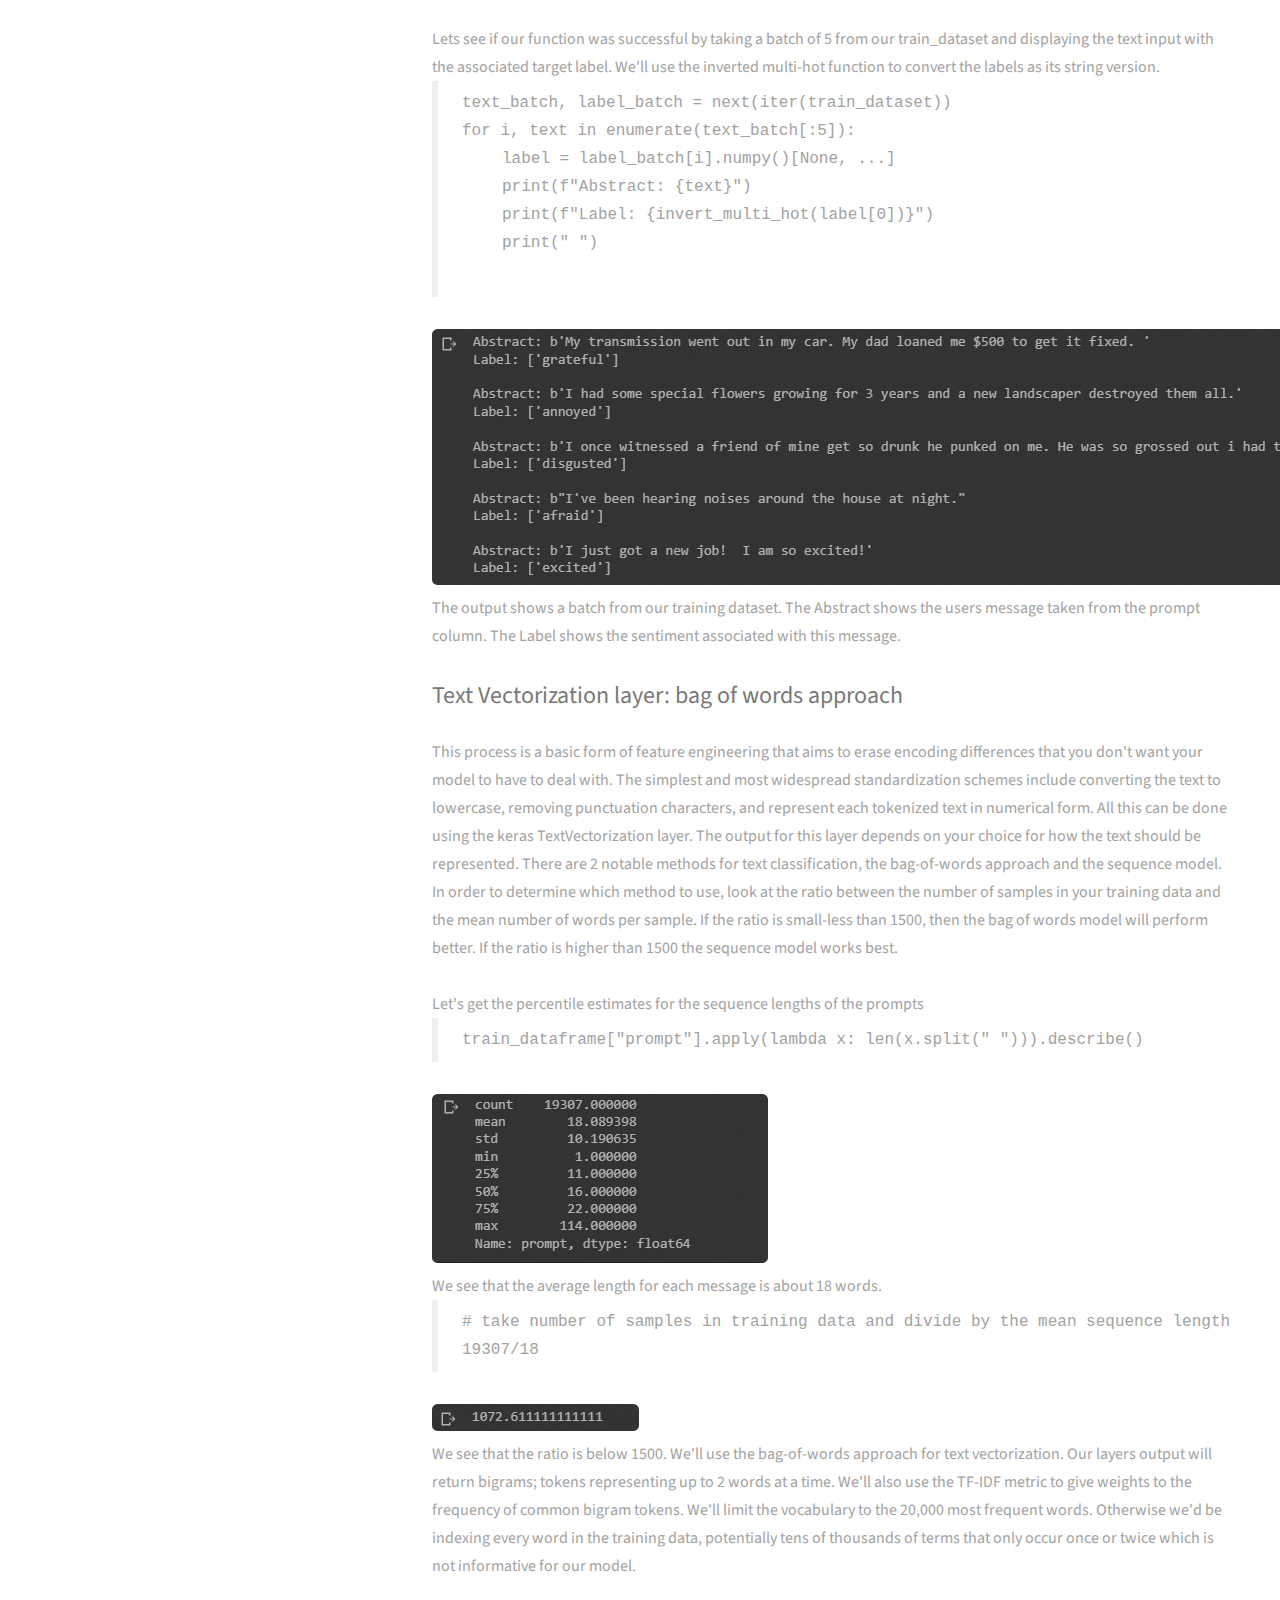
<file: NLP/index.html>
<!DOCTYPE HTML>
<!--
	Strata by HTML5 UP
	html5up.net | @ajlkn
	Free for personal and commercial use under the CCA 3.0 license (html5up.net/license)
-->
<html>
	<head>
		<title>Strata by HTML5 UP</title>
		<meta charset="utf-8" />
		<meta name="viewport" content="width=device-width, initial-scale=1, user-scalable=no" />
		<link rel="stylesheet" href="assets/css/main.css" />
	</head>
	<body class="is-preload">

		<!-- Header -->
			<header id="header">
				<div class="inner">
					<a href="#" class="image avatar"><img src="images/thumbs/europe.jpg" alt="" /></a>
					<h1><strong>Deep Learning · NLP · Text Classification</strong><br />
					<br />
					</a></h1>
				</div>
			</header>

		<!-- Main -->
			<div id="main">

				<!-- One -->
					<section id="one">
						<header class="major">
							<h2>Can we detect a human's emotion given their messages on social media?</h2>
						</header>
						<p>A common natural language processing task is to classify text. The most common type of text classification is where a text is classified as positive or negative. In this project, we will consider a slightly harder problem. Given a persons Facebook message, determine the individuals emotional state. This form of natural language processing is known as sentiment analysis. 
						</br>
						</br>
						Note: You can find the accompanying code in the Colab Notebook link below. I highly encourage you to fork it, tweak the parameters, or try the model with your own dataset!
		<li><a href="https://colab.research.google.com/drive/1Hi1uE-E917vSm4mvWx187uDKQsBd08fj?usp=sharing">ML Sentiment Analysis Project Colab Notebook</a></li>
						</br>
						</p>
					</section>

				<!-- Two -->
					<section id="two">
						<h2>The Data</h2>
						<p>The data used for this project comes from Facebook's AI Empathetic Dialogue dataset. The training dataset comprises of 84169 entries with 8 columns consisting of non-null values of a users prompt (intial message) and a second users utterance (response to the message) associating a prescribed emotion in the context value. We'll only use the prompt and context columns for training our model. The link to the raw data can be found here.    
						</br>
						<li><a href="https://github.com/facebookresearch/EmpatheticDialogues">Facebook EmpatheticDialogues</a></li>
						</br>
						</p>
						<h2>Why use Sentiment Analysis?</h2>
						<p>Sentiment analysis tools are essential to detect and understand customer feelings. Companies that use these tools to understand how customers feel can use it to improve the customer experience. Sentiment analysis tools generate insights into how companies can enhance the customer experience and improve customer service. Some common use cases for sentiment analysis include chat bots, planning product improvements, and prioritizing customer service issues. 
						</p>
						</br>
						<h2>Related Work</h2>
						<p>Research reports related to this project were reviewed prior to the data preprocessing and model implementation stages. These reports were assessed to understand any potential pitfalls with building a text classification model. Any code sourced is cited within the colab notebook. Links for these reports are found below.</p>

						<li><a href="https://cdn.openai.com/better-language-models/language_models_are_unsupervised_multitask_learners.pdf">Language Models are Unsupervised Multitask Learners</a></li>

						<li><a href="https://arxiv.org/ftp/arxiv/papers/2204/2204.11320.pdf">Emotion-Aware Transformer 	Encoder for Empathetic Dialogue Generation</a></li>

						<li><a href="https://cryptonymous9.github.io/files/project_files/CARO_Empathetic_Health_Conversational_Chatbot.pdf">CARO: An Empathetic Health Conversational Chatbot
						for People with Major Depression
						</a></li>
						</br>
						</br>

						<h2>Setup files</h2>

						<p>Using a Google Colab notebook for this project. Import libraries and load files using the wget command.
							<blockquote># import libraries
										</br>
										import os
										</br>
										import random
										</br>
										import numpy as np
										</br>
										import pandas as pd
										</br>
										import tensorflow as tf
										</br>
										from tensorflow import keras
										</br>
										from tensorflow.keras import layers
										</br>
										import matplotlib.pyplot as plt
							</blockquote>
							Download dataset from Facebook AI public files
							</br>
							<blockquote>
								!wget&nbsp"https://dl.fbaipublicfiles.com/parlai/empatheticdialogues/empatheticdialogues.tar.gz"
							</blockquote>
							<a href="images/thumbs/fb_dataset_download.jpg" class="image"><img src="images/thumbs/fb_dataset_download.jpg" alt="" /></a>
							</br>
							</br>
							Unzip the training, validation, and test files.
							<blockquote>
								!tar -xvf empatheticdialogues.tar.gz
							</blockquote>
							<a href="images/thumbs/unzip_files.jpg" class="image"><img src="images/thumbs/unzip_files.jpg" alt="" /></a>
							</br>
							</br>
							<h2>Load and clean data</h2>
							<p>
								Let's start with the training data. 
								<blockquote>
									# load csv file
									</br> 
									splitname = "train"
									</br>
									path = '/content/empatheticdialogues'
									</br>
									</br>
									# create variable for training dataset
									</br>
									train_df = open(os.path.join(path, f"{splitname}.csv")).readlines()
									</br>
									</br>
									# print first two indices
									</br>
									print(train_df[0].strip().split(","))
									</br>
									print(train_df[1].strip().split(","))
									</br>
									print(type(train_df))
								</blockquote>
								<a href="images/thumbs/raw_train_file.jpg" class="image"><img src="images/thumbs/raw_train_file.jpg" alt="" /></a>
								It appears that our data structure is a 2D array. The first index are the column names for the dataset. The second index are the first data values. The third index is similar so we'll assume the remaining indices are consistent.  
							</p>
							<p>
								Next we'll parse through the dataset and extract the values from the prompt and context columns. Based on the print statements above, the values are located in the 2nd and 3rd index in each sub-array. We'll append the values to their own arrays.
								<blockquote>
									raw_train_prompt_list = []
									</br>
									raw_train_context_list = []
									</br>
									</br>
									for i in range(1, len(train_df)):
									</br>
								  		<p class="tab">data_line = train_df[i].strip().split(",")
								  			</br>
										raw_train_context_list.append(data_line[2])
										</br>
									 	raw_train_prompt_list.append(data_line[3].replace("_comma_", ","))
									</br>
								</blockquote>
								Now we'll create a pandas dataframe using the two arrays.
								</br>
								<blockquote>
									train_dataframe = pd.DataFrame(columns=['prompt','context'])
									</br>
									train_dataframe['prompt'] = raw_train_prompt_list
									</br>
									train_dataframe['context'] = raw_train_context_list
									</br>
									print(f"There are {len(train_dataframe)} rows in the training dataset.")
									</br>
									train_dataframe.head()	
								</blockquote>
								</br>
								<a href="images/thumbs/train_df_head.jpg" class="image"><img src="images/thumbs/train_df_head.jpg" alt="" /></a>
								</br>
								The shape of the dataframe is (84169,2)
							</p>
							Looks like there are duplicate entries
							<blockquote>
								total_duplicate_train = sum(train_dataframe[['prompt','context']].duplicated())
								</br>
								</br>
								print(f"There are {total_duplicate_train} duplicate prompts (messages) to context (emotion) rows in the training data.")
								</br>
							</blockquote>
							<a href="images/thumbs/train_dups.jpg" class="image"><img src="images/thumbs/train_dups.jpg" alt="" /></a> 
						</p>
						<p>
							We'll remove the duplicates in order to remove biased performance estimates when training the model.
							<blockquote>
							train_dataframe = train_dataframe.drop_duplicates(ignore_index=True)
							</br>
							train_dataframe.shape
							</blockquote>	
							<a href="images/thumbs/train_no_dups.jpg" class="image"><img src="images/thumbs/train_no_dups.jpg" alt="" /></a> 
							</br>
							Now our training dataset has been reduced to 19307 rows.
							</br>
							</br>
							<h2>EDA + Pre-Processing</h2>
							Let's display a random message from the training data with the accompying sentiment. Using a random index from the dataset. 
							</br>
							<blockquote>
							idx = np.random.randint(train_dataframe.shape[0])
							</br>
							print('Train DF row is: ', idx)
							</br>
							print('Message: ', train_dataframe['prompt'].iloc[idx])
							</br>
							print('Sentiment: ', train_dataframe['context'].iloc[idx])
							</blockquote>	
							<a href="images/thumbs/train_rand_msg.jpg" class="image"><img src="images/thumbs/train_rand_msg.jpg" alt="" /></a>
							</br> 
							</br>
							The output shows the row number for this data entry, the message from the Facebook user, and the users sentiment associated with the message.
							</br>   
							</br>
							Let's display the value counts for each sentiment.
							<blockquote>
								print(train_dataframe['context'].value_counts()) 
							</blockquote>
							<a href="images/thumbs/train_context_vc.jpg" class="image"><img src="images/thumbs/train_context_vc.jpg" alt="" /></a>
							</br>
							The output above shows the distribution of 32 emotions in the dataset.
							</br>
							</br>
							Let's visualize the value counts using a horizontal bar chart
							<blockquote>
								train_dataframe.context.value_counts().sort_values().plot(kind = 'barh', linewidth=20, figsize = [8,8], title='Sentiment Frequency Training Data')
							</blockquote>
							<a href="images/thumbs/train_bar_chart_1.jpg" class="image"><img src="images/thumbs/train_bar_chart_1.jpg" alt="" /></a>
							</br>
							It would be difficult for our text-classification model to predict the sentiment between 32 possible classes. Many of these sentiments are very similar. In order to improve the categorical accuracy of the model we'll divide the total number of emotions into 8 groups by grouping similar emotions together. Another benefit for grouping emotions is to obtain an increased number of examples per class with a balanced distribution during the training process.
							</br> 
							</br> 
							Create a function which groups similar emotions and appends them to a new array.
							</br>
							</br>
							<blockquote>
								def emotion_grouping(df_column):
								  <p class="tab">excited_list = ['excited', 'surprised', 'joyful']
								  </br>
								  afraid_list = ['afraid', 'terrified', 'anxious', 'apprehensive']
								  </br>
								  disgusted_list = ['disgusted', 'embarrassed', 'guilty', 'ashamed']
								  </br>
								  annoyed_list = ['angry', 'annoyed', 'jealous', 'furious']
								  </br>
								  grateful_list = ['faithful', 'trusting', 'grateful', 'caring', 'hopeful']
								  </br>
								  disappointed_list = ['sad', 'disappointed', 'devastated', 'lonely', 'nostalgic', 'sentimental']
								  </br>
								  impressed_list = ['proud', 'impressed', 'content']
								  </br>
								  prepared_list = ['anticipating', 'prepared', 'confident']
								  </br>
								  </br>
								  new_emotion_group_list = []
								  </br>
								  </br>
								  for index, value in df_column.items():
								  </br>
								  &nbspif value in excited_list:
								  </br>
								  &nbsp&nbsp&nbspnew_emotion_group_list.append('excited')
								  </br>
								  &nbspelif value in afraid_list:
								  </br>
								  &nbsp&nbsp&nbspnew_emotion_group_list.append('afraid'))
								  </br>
								  &nbspelif value in disgusted_list:
								  </br>
								  &nbsp&nbsp&nbspnew_emotion_group_list.append('disgusted')
								  </br>
								  &nbspelif value in annoyed_list:
								  </br>
								  &nbsp&nbsp&nbspnew_emotion_group_list.append('annoyed')
								  </br>
								  &nbspelif value in grateful_list:
								  </br>
								  &nbsp&nbsp&nbspnew_emotion_group_list.append('grateful')
								  </br>
								  &nbspelif value in disappointed_list:
								  </br>
								  &nbsp&nbsp&nbspnew_emotion_group_list.append('disappointed')
								  </br>
								  &nbspelif value in impressed_list:
								  </br>
								  &nbsp&nbsp&nbspnew_emotion_group_list.append('impressed')
								  </br>
								  &nbspelif value in prepared_list:
								  </br>
								  &nbsp&nbsp&nbspnew_emotion_group_list.append('prepared')
								  </br>
								  </br>
								  return new_emotion_group_list
							</blockquote>
							Use grouping function with the context column in the training data and add grouped column to dataframe
							<blockquote>
								train_grouped_emotions_col = emotion_grouping(train_dataframe['context'])
								</br>
								train_dataframe['grouped_emotions'] = train_grouped_emotions_col
							</blockquote>
							Display side-by-side comparison of ungrouped and grouped emotion columns.
							<blockquote>
								train_dataframe[['context','grouped_emotions']].head(10)
							</blockquote>
							<a href="images/thumbs/grouped_side_by_side.jpg" class="image"><img src="images/thumbs/grouped_side_by_side.jpg" alt="" /></a>
							</br>
							We'll use the 'grouped_emotions' column for our target values.
							</br>
							</br>
 							Let's check the value counts in the grouped_emotions column.
							<blockquote>
								train_dataframe['grouped_emotions'].value_counts()
							</blockquote>
							<a href="images/thumbs/train_grouped_vc.jpg" class="image"><img src="images/thumbs/train_grouped_vc.jpg" alt="" /></a>
							</br>
							</br>
							Visualize using a horizontal bar chart.
							<blockquote>
								train_dataframe.grouped_emotions.value_counts().sort_values().plot(kind = 'barh', linewidth=20, figsize = [8,8], title='Sentiment Frequency Training Data')
							</blockquote>
							<a href="images/thumbs/grouped_h_chart.jpg" class="image"><img src="images/thumbs/grouped_h_chart.jpg" alt="" /></a>
							</br>
							</br>
							<i>Next Steps - Validation data</i>
							</br>
							We now have two columns in the training data we can use as the input and output variables for training our model. The 'prompt' column will be the input (X) and the 'grouped_emotions' column for the output (y). We'll perform the same steps for removing duplicates and grouping emotions for the validation data. The code below are the same pre-processing steps as above so there will be less descriptive notes.
							</br>
							</br>
							<blockquote>
								# pre-processing validation data
								</br>
								</br>
								splitname = "valid"
								</br>
								path = '/content/empatheticdialogues'
								</br>
								</br>
								valid_df = open(os.path.join(path, f"{splitname}.csv")).readlines()
								</br>
								print(valid_df[0].strip().split(","))
								</br>
								print(type(valid_df))
								</br>
								</br>
								# load prompt and context in pandas dataframe
								</br>
								raw_valid_prompt_list = []
								raw_valid_context_list = []
								</br>
								</br>
								for i in range(1, len(valid_df)):
								  <p class="tab">data_line = valid_df[i].strip().split(",")
								  </br>
								  raw_valid_context_list.append(data_line[2])
								  </br>
								  raw_valid_prompt_list.append(data_line[3].replace("_comma_", ","))	
								</br>
								</br>
							</blockquote>
							<blockquote>
								valid_dataframe = pd.DataFrame(columns=['prompt','context'])
								</br>
								valid_dataframe['prompt'] = raw_valid_prompt_list
								</br>
								valid_dataframe['context'] = raw_valid_context_list
							</blockquote>
							<blockquote>
								# drop duplicates
								</br>
								valid_dataframe = valid_dataframe.drop_duplicates(ignore_index=True)
								valid_dataframe.shape
							</blockquote> 
							<blockquote>
								# display sentiment value counts
								</br>
								print(valid_dataframe['context'].value_counts())
								</br>
								</br>
								valid_dataframe.context.value_counts().sort_values().plot(kind = 'barh', linewidth=20, figsize = [8,8], title='Sentiment Frequency Validation Data')
								</br>
								</br>
								# use emotion_grouping function
								</br>
								valid_grouped_emotions_col = emotion_grouping(valid_dataframe['context'])
								</br>
								valid_dataframe['grouped_emotions'] = valid_grouped_emotions_col
								</br>
								valid_dataframe[['context','grouped_emotions']].head(10)
								</br>
								</br>
								# display grouped_emotions value counts
								</br>
								valid_dataframe['grouped_emotions'].value_counts()
								</br>
								</br>
								valid_dataframe.grouped_emotions.value_counts().sort_values().plot(kind = 'barh', linewidth=20, figsize = [8,8], title='Sentiment Frequency Validation Data')
							</blockquote>
							<i>Next Steps - Test data</i>
							</br>
							</br>
							For the test data, we perform the same preprocessing steps and group the emotions together. We do not need to drop duplicates for the test data because we'll only use the test data for the inference stage where we test our model on raw text data it hasn't seen. the code below is the same as the previous steps minus dropping duplicates.
							</br>
							</br>   
							<blockquote>
								# pre-processing test data
								</br>
								</br>
								splitname = "test"
								</br>
								path = '/content/empatheticdialogues'
								</br>
								</br>
								test_df = open(os.path.join(path, f"{splitname}.csv")).readlines()
								</br>
								print(test_df[0].strip().split(","))
								</br>
								print(type(test_df))
								</br>
								</br>
								# load prompt and context in pandas dataframe
								</br>
								raw_test_prompt_list = []
								raw_test_context_list = []
								</br>
								</br>
								for i in range(1, len(test_df)):
								  <p class="tab">data_line = test_df[i].strip().split(",")
								  </br>
								  raw_test_context_list.append(data_line[2])
								  </br>
								  raw_test_prompt_list.append(data_line[3].replace("_comma_", ","))	
								</br>
								</br>
							</blockquote>
							<blockquote>
								test_dataframe = pd.DataFrame(columns=['prompt','context'])
								</br>
								test_dataframe['prompt'] = raw_test_prompt_list
								</br>
								test_dataframe['context'] = raw_test_context_list
							</blockquote>
							<blockquote>
								# display sentiment value counts
								</br>
								print(test_dataframe['context'].value_counts())
								</br>
								</br>
								test_dataframe.context.value_counts().sort_values().plot(kind = 'barh', linewidth=20, figsize = [8,8], title='Sentiment Frequency Test Data')
								</br>
								</br>
								# use emotion_grouping function
								</br>
								test_grouped_emotions_col = emotion_grouping(test_dataframe['context'])
								</br>
								test_dataframe['grouped_emotions'] = test_grouped_emotions_col
								</br>
								test_dataframe[['context','grouped_emotions']].head(10)
								</br>
								</br>
								# display grouping emotion value counts
								</br>
								test_dataframe['grouped_emotions'].value_counts()
								</br>
								</br>
								test_dataframe.grouped_emotions.value_counts().sort_values().plot(kind = 'barh', linewidth=20, figsize = [8,8], title='Sentiment Frequency Test Data')
							</blockquote>
							<h2>Vectorizing Text</h2>
							Deep learning models, being differentiable functions, can only process numeric tensors: they can't take raw text as inputs. Vectorizing text is the process of transforming text into numeric tensors. This process involves a few key steps which includes standardizing text, tokenization, and converting each token into a numerical vector. We'll start by vectorizing our target labels, the 8 emotions we'll use for our sentiment analysis. 
							</br>
							</br>
							<i>Processing output labels</i>
							</br>
							We'll vectorize our target labels by using the keras StingLookup layer which maps string features to integer indices. By switching the output mode to 'multi_hot', input strings are encoded into an array where each dimension corresponds to an element in the vocabulary. A 'OOV' (out of vocabulary) token is created to cover any labels in the validation or test data that is not in the training data. Each target label will be a (1,9) shaped numeric array consisting of a 1 for the target label and 0's for the non-target labels. 
							</br>
							</br>
							<blockquote>
								sentiment = tf.ragged.constant(train_dataframe['grouped_emotions'].values)
								</br>
								lookup = tf.keras.layers.StringLookup(output_mode="multi_hot")
								</br>
								lookup.adapt(sentiment)
								</br>
								</br>
								# the sentiment vocabulary added the [UNK] OOV token for unknown values
								</br>
								sentiment_vocab = lookup.get_vocabulary()
								</br>
								</br>
								# [UNK] token created to cover unknown emotion sentiments
								</br>
								print("Sentiment Vocabulary:\n")
								</br>
								print(sentiment_vocab)
							</blockquote>
							<a href="images/thumbs/sent_vocab.jpg" class="image"><img src="images/thumbs/sent_vocab.jpg" alt="" /></a>
							</br>
							We use the grouped emotion values and the adapt method from the StringLookup layer to form a one hot encoded numeric array representing each sentiment.
							The output shows a list of the 8 sentiments with the addition of the [UNK] out of vocabulary token. 
							</br>
							</br>
							Lets test our StringLookup layer with a random sentiment from the training data.
							<blockquote>
								idx = np.random.randint(test_dataframe.shape[0])
								</br>
								sample_label = train_dataframe['grouped_emotions'].iloc[idx]
								</br>
								print(f"Original label: {sample_label}")
								</br>
								</br>
								label_binarized = lookup([sample_label])
								</br>
								print(f"Label-binarized representation: {label_binarized}")	
							</blockquote>
							<a href="images/thumbs/test_lookup.jpg" class="image"><img src="images/thumbs/test_lookup.jpg" alt="" /></a>
							</br>
							</br>	
							Now that we have a one hot encoded array representing each sentiment, we need to create a function that inverts this array back into the string version of the sentiment.
							</br>
							</br>
							<blockquote>
								def invert_multi_hot(encoded_labels):
								</br>
							    <p class="tab">"""Reverse a single multi-hot encoded label to a string vocab term."""
							    </br>
							    hot_indices = np.argwhere(encoded_labels == 1.0)[..., 0]
							    </br>
							    return np.take(sentiment_vocab, hot_indices)
							</blockquote>
							</br>
							<i>Processing input text</i>
							</br>
							Each value from the prompt columns in the training, validation and test data are a sequence of strings representing a users message on Facebook. We need to create a dataset object where we can align the values from the prompt with the sentiment values from the grouped emotions column. We'll use our StringLookup layer in our function to create binary representions of our target labels. For our training dataset we'll shuffle the data to prevent bias when training our model.
							</br> 
							</br> 
							<blockquote>
								batch_size = 128
								</br>
								# function takes a pandas dataframe and returns a tensor.dataset object
								</br>
								# with string inputs (messages) and one_hot binary versions of the target labels
								</br>
								</br>
								def make_dataset(dataframe, is_train=True):
								    <p class="tab">labels = tf.ragged.constant(dataframe["grouped_emotions"].values)
								    </br>
								    labels_binarized = [lookup(x).numpy() for x in labels]
								    </br>
								    dataset = tf.data.Dataset.from_tensor_slices((dataframe['prompt'].values, labels_binarized))
								    </br>
								    dataset = dataset.shuffle(batch_size * 10) if is_train else dataset
								    </br>
								    return dataset.batch(batch_size)
							</blockquote>
							Implement the make_dataset function for each dataframe   
							<blockquote>
								train_dataset = make_dataset(train_dataframe, is_train=True)
								</br>
								validation_dataset = make_dataset(valid_dataframe, is_train=False)
								</br>
								test_dataset = make_dataset(test_dataframe, is_train=False)
							</blockquote>
							Lets see if our function was successful by taking a batch of 5 from our train_dataset and displaying the text input with the associated target label. We'll use the inverted multi-hot function to convert the labels as its string version.
							<blockquote>
								text_batch, label_batch = next(iter(train_dataset))
								</br>
								for i, text in enumerate(text_batch[:5]):
								</br>
								    <p class="tab">label = label_batch[i].numpy()[None, ...]
								    </br>
								    print(f"Abstract: {text}")
								    </br>
								    print(f"Label: {invert_multi_hot(label[0])}")
								    </br>
								    print(" ")
							</blockquote>
							<a href="images/thumbs/train_df_display.jpg" class="image"><img src="images/thumbs/train_df_display.jpg" alt="" /></a>							
							</br>
							The output shows a batch from our training dataset. The Abstract shows the users message taken from the prompt column. The Label shows the sentiment associated with this message.
							</br>
							</br>
							<h2>Text Vectorization layer: bag of words approach</h2>
							This process is a basic form of feature engineering that aims to erase encoding differences that you don't want your model to have to deal with. The simplest and most widespread standardization schemes include converting the text to lowercase, removing punctuation characters, and represent each tokenized text in numerical form. All this can be done using the keras TextVectorization layer. The output for this layer depends on your choice for how the text should be represented. There are 2 notable methods for text classification, the bag-of-words approach and the sequence model. In order to determine which method to use, look at the ratio between the number of samples in your training data and the mean number of words per sample. If the ratio is small-less than 1500, then the bag of words model will perform better. If the ratio is higher than 1500 the sequence model works best.  
							</br> 
							</br>
							Let's get the percentile estimates for the sequence lengths of the prompts
							</br>      
							<blockquote>
								train_dataframe["prompt"].apply(lambda x: len(x.split(" "))).describe()
							</blockquote>
							<a href="images/thumbs/percent_est.jpg" class="image"><img src="images/thumbs/percent_est.jpg" alt="" /></a>
							</br> 
							We see that the average length for each message is about 18 words.
							</br>
							<blockquote>
								# take number of samples in training data and divide by the mean sequence length
								</br>
								19307/18
							</blockquote>	
							<a href="images/thumbs/ratio.jpg" class="image"><img src="images/thumbs/ratio.jpg" alt="" /></a>
							</br>
							We see that the ratio is below 1500. We'll use the bag-of-words approach for text vectorization. Our layers output will return bigrams; tokens representing up to 2 words at a time. We'll also use the TF-IDF metric to give weights to the frequency of common bigram tokens. We'll limit the vocabulary to the 20,000 most frequent words. Otherwise we'd be indexing every word in the training data, potentially tens of thousands of terms that only occur once or twice which is not informative for our model.    
							</br>
							</br>
							<blockquote>
								max_tokens = 20000
								</br>
								auto = tf.data.AUTOTUNE
								</br>
								</br>
								# text vectorization layer for preparing bag of words processing approach
								</br>
								text_vectorizer = tf.keras.layers.TextVectorization(
								    <p class="tab">max_tokens=max_tokens,
								    </br>
								    ngrams=2,
								    </br>
								    output_mode="tf_idf",
								    </br>
								)
							</blockquote>
							</br>
							To build the vocabulary for our model, the TextVectorization layer needs to be adapted using the vocabulary from our training dataset. Our layer is now ready to vectorize the inputs for the training, validation, and test data.
							<blockquote>
								# `TextVectorization` layer needs to be adapted as per the vocabulary from our
								</br>
								# training set
								</br>
								</br>
								with tf.device("/CPU:0"):
									</br>
								    <p class="tab">text_vectorizer.adapt(train_dataset.map(lambda text, label: text))
							</blockquote>
							<blockquote>
								# vectorize the text inputs in our datasets
								</br>
								train_dataset = train_dataset.map(
								   lambda text, label: (text_vectorizer(text), label), num_parallel_calls=auto
								).prefetch(auto)
								</br>
								</br>
								validation_dataset = validation_dataset.map(
								   lambda text, label: (text_vectorizer(text), label), num_parallel_calls=auto
								).prefetch(auto)
								</br>
								</br>
								test_dataset = test_dataset.map(
								   lambda text, label: (text_vectorizer(text), label), num_parallel_calls=auto
								).prefetch(auto)
							</blockquote>
							Inspect our dataset objects
							<blockquote>
								train_dataset
							</blockquote>  
							<a href="images/thumbs/train_ds_obj.jpg" class="image"><img src="images/thumbs/train_ds_obj.jpg" alt="" /></a>
							<blockquote>
								validation_dataset
							</blockquote>  
							<a href="images/thumbs/valid_ds_obj.jpg" class="image"><img src="images/thumbs/valid_ds_obj.jpg" alt="" /></a>
							</br>
							We see that our dataset objects now consists of tensors which hold the vectorized representations of the string input messages and their associated binarized target labels. The text vectorization process is now complete. We can now build our deep learning model.     
							</br>
							</br>
							<h2>Build Model</h2>
							Since we're using a simple bag-of-words approach for our machine learning model, we'll keep the architecture simple to reduce the chances of our model overfitting the training data. The model consists of a regular densely-connected neural network layer with ReLU as the activation function. We'll use 90 units for the output of this layer. To reduce overfitting we'll apply a 0.5 dropout layer. Since our task is a single-label multiclass classification problem, we'll apply the softmax function for our output layer. Our output will be a vector of the probability distribution of the 9 possible sentiments. Remember that we added the UNK out of vocabulary token as a possible sentiment.
							<blockquote>
								# create make_model function
								</br>
								def make_model(max_tokens=max_tokens):
								</br>
								  <p class="tab">inputs = tf.keras.Input(shape=(max_tokens,))
								  </br>
								  x = tf.keras.layers.Dense(90, activation='relu')(inputs)
								  </br>
								  x = tf.keras.layers.Dropout(0.5)(x)
								  outputs = tf.keras.layers.Dense(9, activation='softmax')(x)
								  </br>
								  model = tf.keras.Model(inputs,outputs)
								</br>
								</br>
								  return model
							</blockquote>    
							Call our model and display the summary.
							<blockquote>
								our_model = make_model()
								</br>
								our_model.summary()
							</blockquote>
							<a href="images/thumbs/model_summary.jpg" class="image"><img src="images/thumbs/model_summary.jpg" alt="" /></a>
							</br>
							We'll setup the parameters for compiling our model. For the optimizer we'll use a custom RMSprop with a learning rate of 1e-4. Since we have more than 2 label classes, we'll use the categorical crossentropy loss function to compute the loss value between the ground truth label and predicted label. We'll keep track of the categorical accuracy with the model's performance on the validation data and compile the model using 20 epochs; the number of times the dataset passes through the model. We'll save our model to visualize its performance after training.
							</br>
							</br>
							<blockquote>
								#custom learning rate
								</br>
								opt_rmsprop = tf.keras.optimizers.RMSprop(learning_rate=1e-4)
								</br>
								epochs = 20
								</br>
								</br>
								our_model.compile(optimizer=opt_rmsprop, loss ='categorical_crossentropy', metrics=['categorical_accuracy'])
								</br>
								</br>
								history = our_model.fit(train_dataset, validation_data=validation_dataset, epochs=epochs)
							</blockquote>      
							<a href="images/thumbs/train_model_stage.jpg" class="image"><img src="images/thumbs/train_model_stage.jpg" alt="" /></a>
							</br>
							The output display shows the metrics for each epoch during the training process. The categorical_accuracy metric shows how well our model can make predictions on the training data. We want our model to perform well on the validation data so our focus will be on the val_loss and val_categorical_accuracy metrics. At the end of our training stage the val_categorical_accuracy increases to 67 percent. Note that our_model.fit() returns a History object. This object has a member 'history', which is a dictionary containing data for the metrics that were monitored during training. We can use the dictionary to visualize the training process for the model.
							</br> 
							</br> 
							<blockquote>
								# visualize the training and validation loss 
								</br>
								train_loss = history.history['loss']
								</br>
								val_loss = history.history['val_loss']
								</br>
								plt.plot(train_loss, label = 'training loss')
								</br>
								plt.plot(val_loss, label = 'validation loss')
								</br>
								plt.legend()
							</blockquote>
							<a href="images/thumbs/visualize_loss.jpg" class="image"><img src="images/thumbs/visualize_loss.jpg" alt="" /></a>
							</br>
							<blockquote>
								# visualize the accuracy during training
								</br>
								train_accuracy = history.history['categorical_accuracy']
								</br>
								val_accuracy = history.history['val_categorical_accuracy']
								</br>
								plt.plot(train_accuracy, label='training accuracy')
								</br>
								plt.plot(val_accuracy, label='validation accuracy'
								</br>
								plt.legend()
							</blockquote>
							<a href="images/thumbs/visualize_accuracy.jpg" class="image"><img src="images/thumbs/visualize_accuracy.jpg" alt="" /></a>
							</br>
							Let's evaluate our model using the test data. 
							</br>
							</br>
							<blockquote>
								_, categorical_acc = our_model.evaluate(test_dataset)
								</br>
								print(f"Categorical accuracy on the test set: {round(categorical_acc * 100, 2)}%.")
							</blockquote>
							<a href="images/thumbs/eval_test_data.jpg" class="image"><img src="images/thumbs/eval_test_data.jpg" alt="" /></a>
							</br>
							We see that our model has a ~67% accuracy in correctly predicting the emotion from a users Facebook message in the test data. For the final stage of our project, we'll test our model on raw string messages.
							</br>
							</br> 
							<h2>Inference</h2>
							An important feature of the preprocessing layers provided by Keras is that they can be included inside a tf.keras.Model. We will export an inference model by including the text_vectorization layer on top of our_model. This will allow our inference model to directly operate on raw strings.
							</br>
							</br>
							<blockquote>
								# inference stage
								</br>
								for i, text in enumerate(text_batch[:5]):
									</br>
								    <p class="tab">label = label_batch[i].numpy()[None, ...]
								    </br>
								    print(f"Abstract: {text}")
								    </br>
								    print(f"Label(s): {invert_multi_hot(label[0])}")
								    </br>
								    predicted_proba = [proba for proba in predicted_probabilities[i]]
								    </br>
								    predicted_label = [
								    	</br>
								        x
								        </br>
								        for _, x in sorted(
								        	</br>
								            &nbsp&nbsp&nbspzip(predicted_probabilities[i], lookup.get_vocabulary()),
								            </br>
								            &nbsp&nbsp&nbspkey=lambda pair: pair[0],
								            </br>
								            &nbsp&nbsp&nbspreverse=True,
								            </br>
								        )
								        </br>
								    ][:1]
								    </br>
								    print(f"Predicted Label(s): ({', '.join([label for label in predicted_label])})")
								    </br>
								    print(" ")
							</blockquote>
							<a href="images/thumbs/inference_testing.jpg" class="image"><img src="images/thumbs/inference_testing.jpg" alt="" /></a>
							The prediction results are not perfect but not below the par for a simple model like ours. We can improve this performance with models that consider word order like LSTM or even those that use Transformers or word-embedding layers.  
							

			</div>

		<!-- Footer -->
			<footer id="footer">
				<div class="inner">
					<ul class="icons">
						<li><a href="#" class="icon brands fa-twitter"><span class="label">Twitter</span></a></li>
						<li><a href="#" class="icon brands fa-github"><span class="label">Github</span></a></li>
						<li><a href="#" class="icon brands fa-dribbble"><span class="label">Dribbble</span></a></li>
						<li><a href="#" class="icon solid fa-envelope"><span class="label">Email</span></a></li>
					</ul>
					<ul class="copyright">
						<li>&copy; Untitled</li><li>Design: <a href="http://html5up.net">HTML5 UP</a></li>
					</ul>
				</div>
			</footer>

		<!-- Scripts -->
			<script src="assets/js/jquery.min.js"></script>
			<script src="assets/js/jquery.poptrox.min.js"></script>
			<script src="assets/js/browser.min.js"></script>
			<script src="assets/js/breakpoints.min.js"></script>
			<script src="assets/js/util.js"></script>
			<script src="assets/js/main.js"></script>

	</body>
</html>
</file>
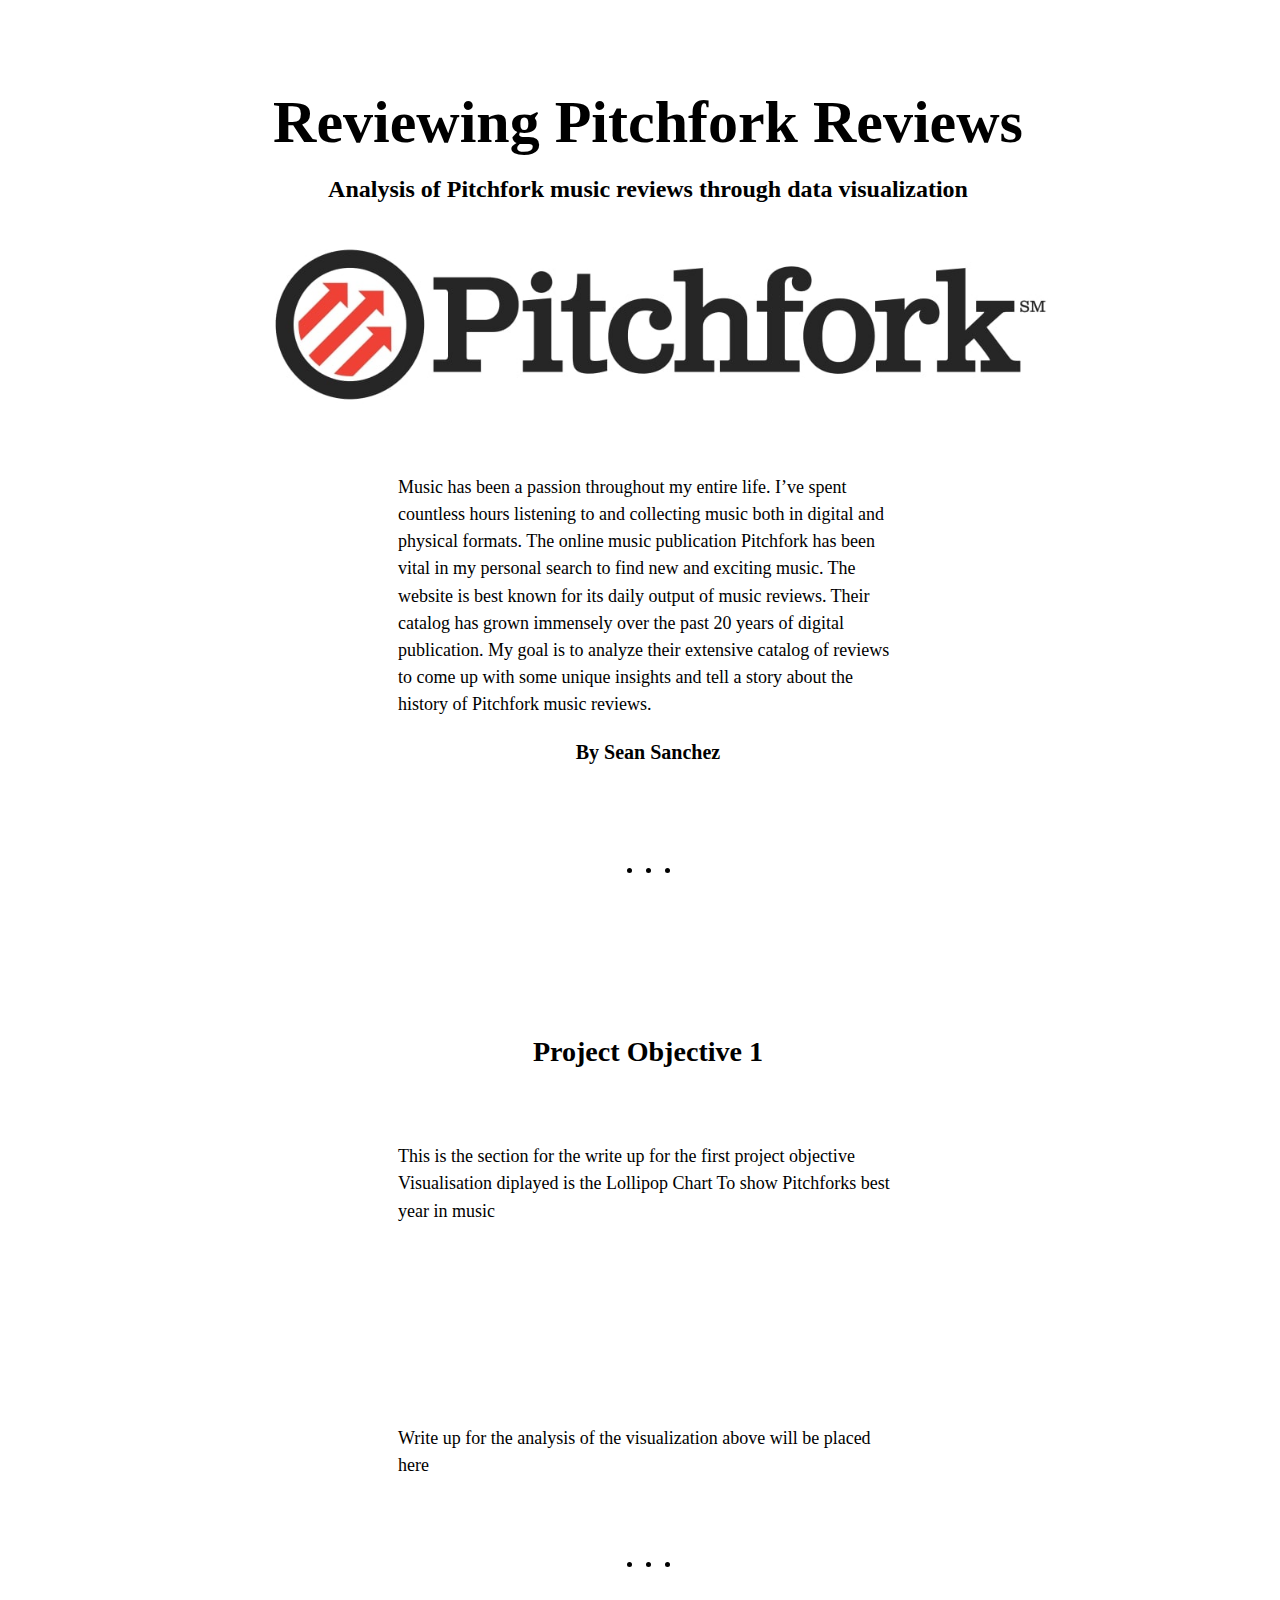
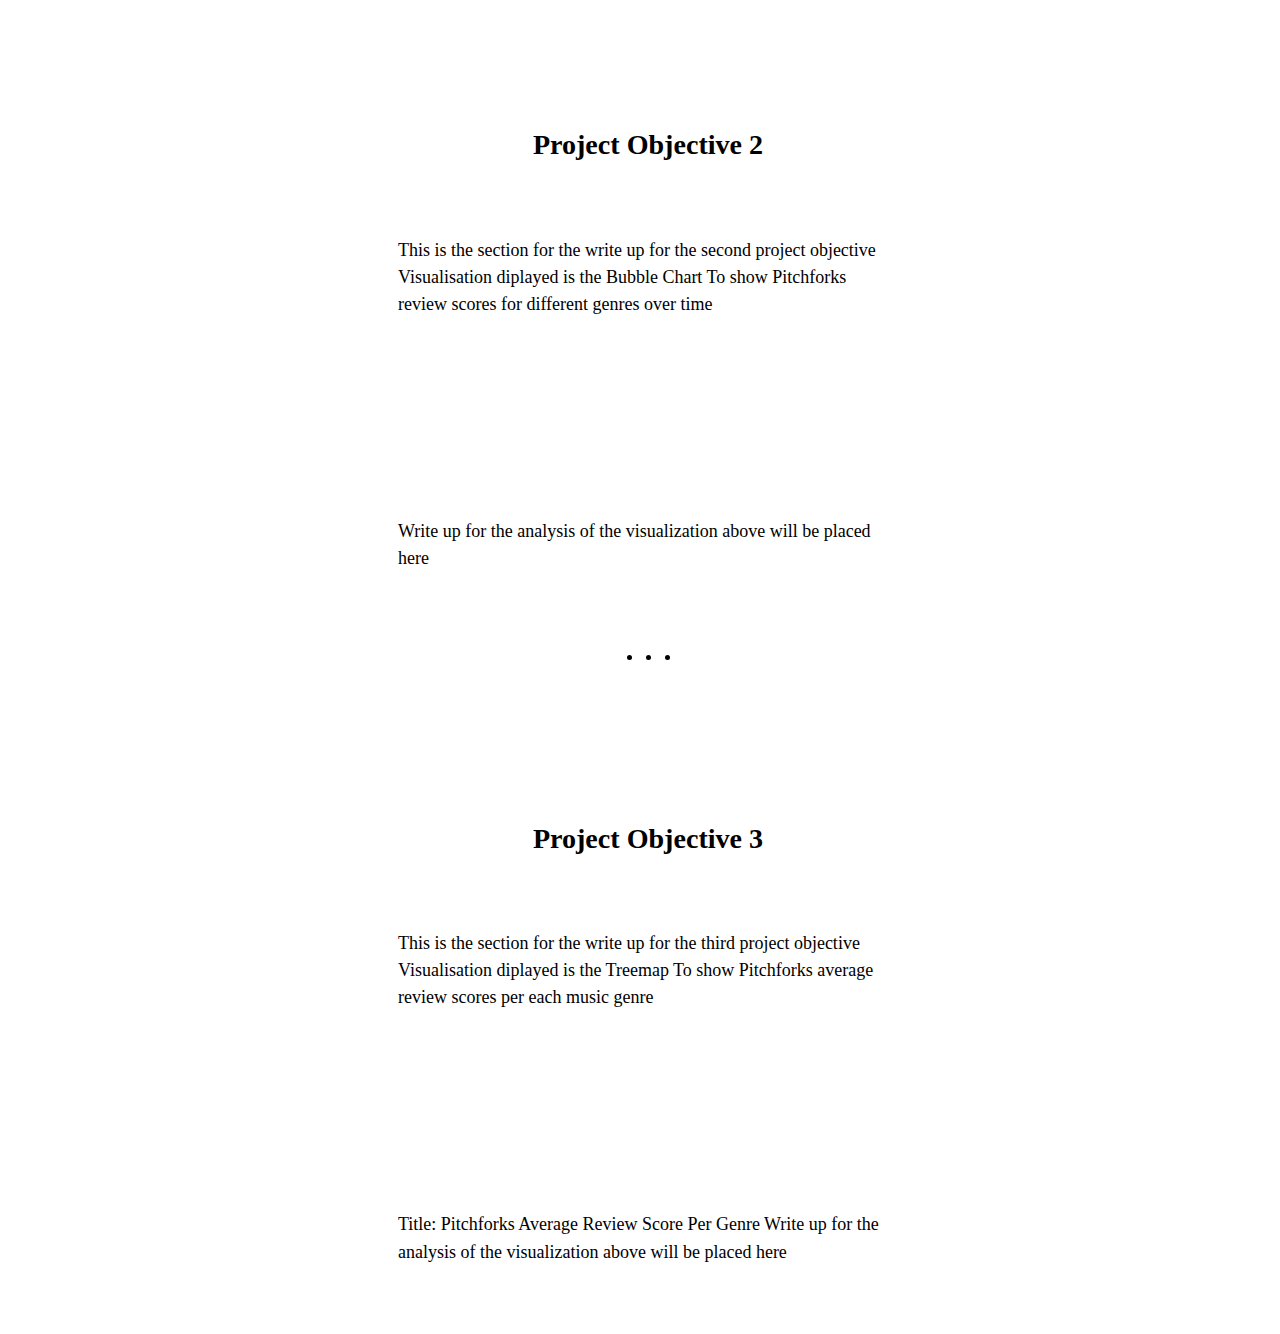
<file: reviewingpitchforkreviews-2022-datavis/index.html>
<!DOCTYPE html>
<html>
  <head>
    <title>Reviewing Pitchfork Reviews</title>
  <meta charset="utf-8" />
    <link rel="stylesheet" type="text/css" href="./css/style.css" />
    <link
      rel="stylesheet"
      href="https://cdnjs.cloudflare.com/ajax/libs/font-awesome/4.7.0/css/font-awesome.min.css"
    />
  </head>
  
  <body>
  
    <div class='page' id="page-1">
      <div id="page-1-title">
        <h1>Reviewing Pitchfork Reviews</h1>
        <h2>Analysis of Pitchfork music reviews through data visualization</h2>
  <div id="page-1-img">
    <img src="./files/pitchfork-logo.jpg" />
        </div>    
        <p>
        Music has been a passion throughout my entire life. 
        I’ve spent countless hours listening to and collecting music both in digital and physical formats. 
        The online music publication Pitchfork has been vital in my personal search to find new and exciting music. 
        The website is best known for its daily output of music reviews. Their catalog has grown immensely over the past 20 years of digital publication. 
        My goal is to analyze their extensive catalog of reviews to come up with some unique insights and tell a story about the history of Pitchfork music reviews.    
        </p>
        <h3>By Sean Sanchez</h3>
      </div>
    </div>
    
    <div class="three-dots">
      <span></span>
      <span></span>
      <span></span>
    </div>
    
    <div class="page" id="page-2">
      <div class="section-title">
        <h3>Project Objective 1</h3>
      </div>
      <div>
        <p>
          This is the section for the write up for the first project objective
          Visualisation diplayed is the Lollipop Chart
          To show Pitchforks best year in music
        </p>
      </div>
      <div id="lollipop-chart"></div>
      
      <div>
        <p>
          Write up for the analysis of the visualization above will be placed here
        </p>
      </div>
    </div>
      
    <div class="three-dots">
      <span></span>
      <span></span>
      <span></span>
    </div>    
    
     <div class="page" id="page-3">
      <div class="section-title">
        <h3>Project Objective 2</h3>
      </div>
      <div>
        <p>
          This is the section for the write up for the second project objective
          Visualisation diplayed is the Bubble Chart
          To show Pitchforks review scores for different genres over time
        </p>
      </div>
       <div id="bubble-chart"></div>
      
      <div>
        <p>
          Write up for the analysis of the visualization above will be placed here
        </p>
      </div>
    </div>
   
   <div class="three-dots">
      <span></span>
      <span></span>
      <span></span>
    </div>    
  
    <div class="page" id="page-4">
      <div class="section-title">
        <h3>Project Objective 3</h3>
      </div>
      <div>
        <p>
          This is the section for the write up for the third project objective
          Visualisation diplayed is the Treemap
          To show Pitchforks average review scores per each music genre
        </p>
      </div>
       <div id="treemap"></div>
      
      <div>
        <p>
          Title: Pitchforks Average Review Score Per Genre
          Write up for the analysis of the visualization above will be placed here
        </p>
      </div>
    </div>
    
    
    
  
  </body>
  
<!-- load scripts -->
  
  <script src="https://d3js.org/d3.v7.min.js"></script>
    <script src="./js/lollipop.js"></script>
  <script src="./js/bubble-chart.js"></script> 
  <script src="./js/treemap.js"></script> 
  
  
</html>
</file>
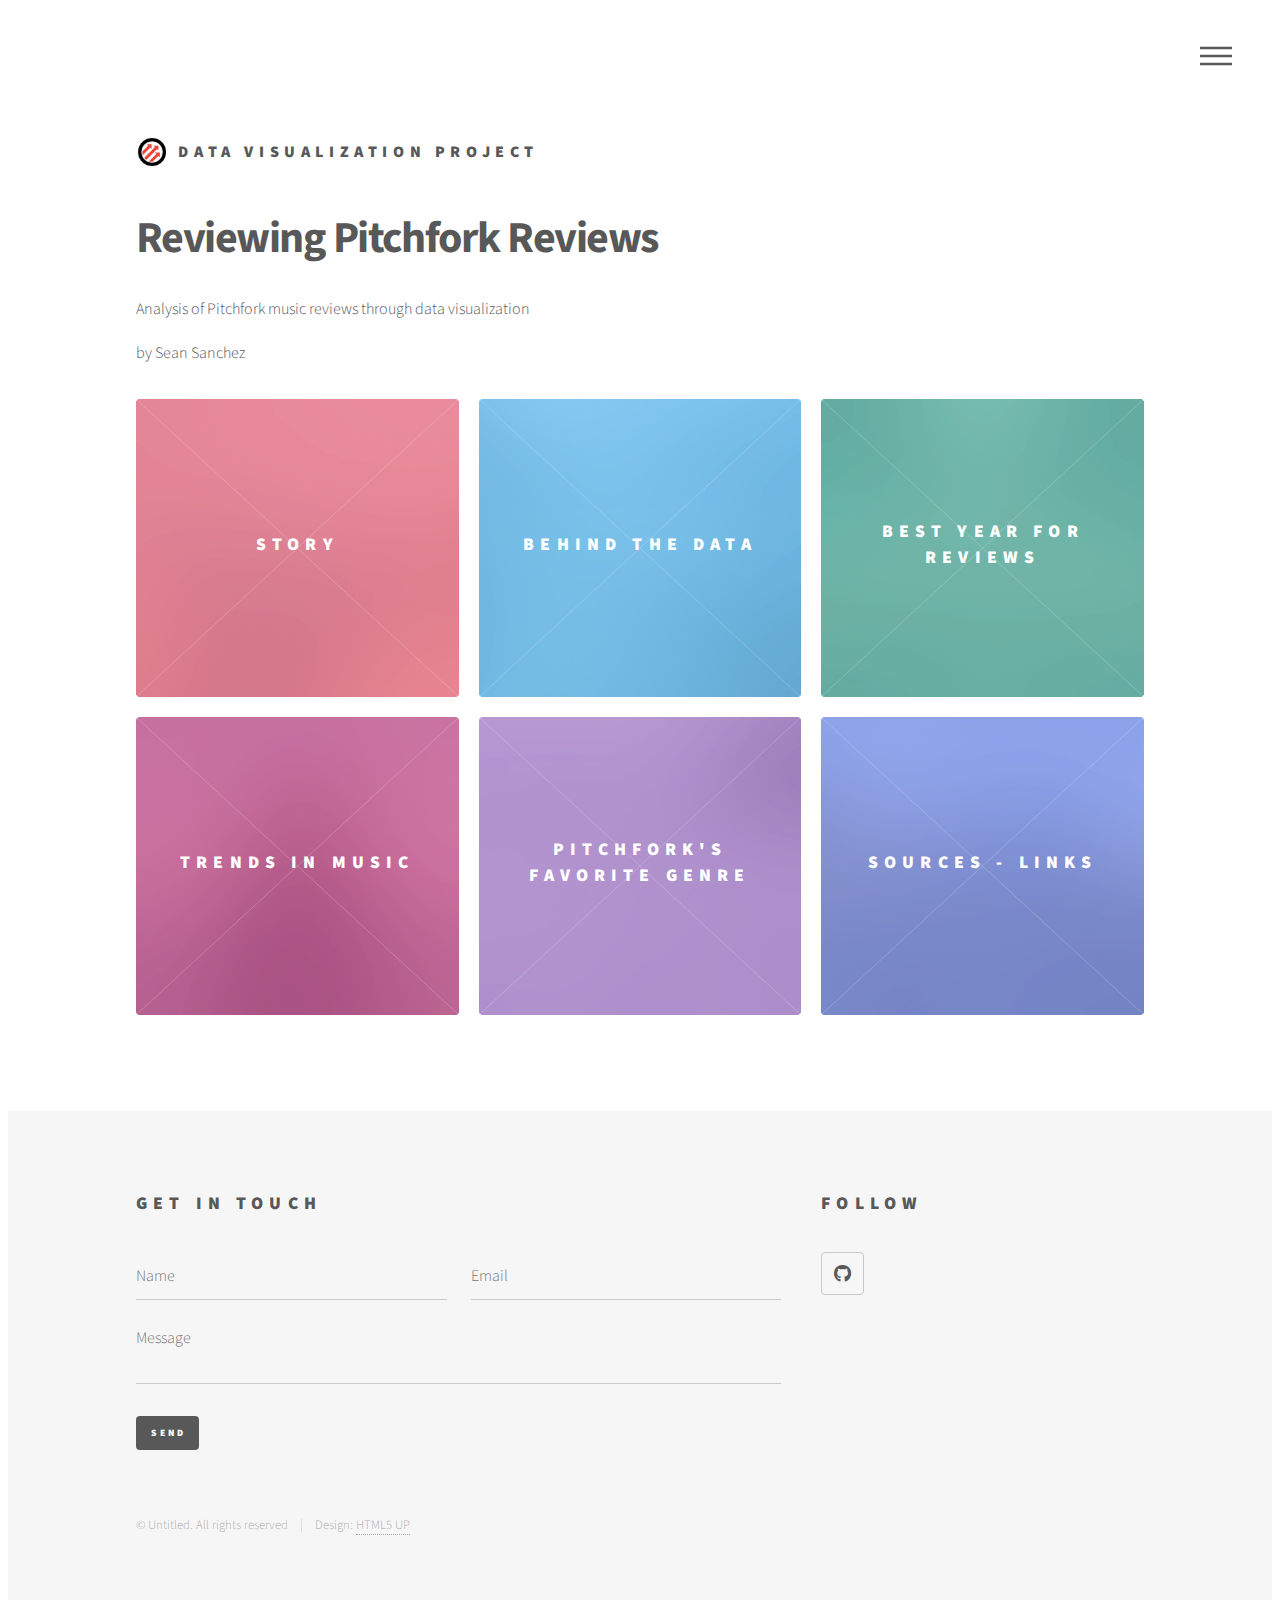
<file: reviewingpitchforkreviews/index.html>
<!DOCTYPE HTML>
<!--
	Phantom by HTML5 UP
	html5up.net | @ajlkn
	Free for personal and commercial use under the CCA 3.0 license (html5up.net/license)
-->
<html>
	<head>
		<title>Phantom by HTML5 UP</title>
		<meta charset="utf-8" />
		<meta name="viewport" content="width=device-width, initial-scale=1, user-scalable=no" />
		<link rel="stylesheet" href="assets/css/main.css" />
		<noscript><link rel="stylesheet" href="assets/css/noscript.css" /></noscript>
	</head>
	<body class="is-preload">
		<!-- Wrapper -->
			<div id="wrapper">

				<!-- Header -->
					<header id="header">
						<div class="inner">

							<!-- Logo -->
								<a href="index.html" class="logo">
									<span class="symbol"><img src=".\images\pitchfork_logo.jpeg" alt="" /></span><span class="title">Data Visualization Project</span>
								</a>

							<!-- Nav -->
								<nav>
									<ul>
										<li><a href="#menu">Menu</a></li>
									</ul>
								</nav>

						</div>
					</header>

				<!-- Menu -->
					<nav id="menu">
						<h2>Menu</h2>
						<ul>
							<li><a href="index.html">Home</a></li>
							<li><a href="story.html">Story</a></li>
							<li><a href="behind-data.html">Behind the Data</a></li>
							<li><a href="best-year-music.html">Best Year in Music</a></li>
							<li><a href="trends-in-music.html">Trends in Music</a></li>
							<li><a href="pfk-fav-genre.html">Pitchfork's Favorite Genre</a></li>
							<li><a href="sources.html">Sources - Links</a></li>
							
						</ul>
					</nav>

				<!-- Main -->
					<div id="main">
						<div class="inner">
							<header>
								<h1>Reviewing Pitchfork Reviews</h1>
								<p>Analysis of Pitchfork music reviews through data visualization</p>
								<p>by Sean Sanchez</p>
							</header>
							<section class="tiles">
								<article class="style1">
									<span class="image">
										<img src="images/pic01.jpg" alt="" />
									</span>
									<a href="story.html">
										<h2>Story</h2>
										<div class="content">
											<p>Behind the project.</p>
										</div>
									</a>
								</article>
								<article class="style2">
									<span class="image">
										<img src="images/pic02.jpg" alt="" />
									</span>
									<a href="behind-data.html">
										<h2>Behind the Data</h2>
										<div class="content">
											<p>Information about Pitchfork and project data.</p>
										</div>
									</a>
								</article>
								<article class="style3">
									<span class="image">
										<img src="images/pic03.jpg" alt="" />
									</span>
									<a href="best-year-music.html">
										<h2>Best Year For Reviews</h2>
										<div class="content">
											<p>The best year for music reviews according to Pitchfork.</p>
										</div>
									</a>
								</article>
								<article class="style4">
									<span class="image">
										<img src="images/pic04.jpg" alt="" />
									</span>
									<a href="trends-in-music.html">
										<h2>Trends in Music</h2>
										<div class="content">
											<p>Explore the entire music review catalog</p>
										</div>
									</a>
								</article>
								<article class="style5">
									<span class="image">
										<img src="images/pic05.jpg" alt="" />
									</span>
									<a href="pfk-fav-genre.html">
										<h2>Pitchfork's Favorite Genre</h2>
										<div class="content">
											<p>Highest rated music genre according to Pitchfork</p>
										</div>
									</a>
								</article>
								<article class="style6">
									<span class="image">
										<img src="images/pic06.jpg" alt="" />
									</span>
									<a href="sources.html">
										<h2>Sources - Links</h2>
										<div class="content">
											<p>Inspiration and links for the project</p>
										</div>
									</a>
								</article>
							</section>
						</div>
					</div>

				<!-- Footer -->
					<footer id="footer">
						<div class="inner">
							<section>
								<h2>Get in touch</h2>
								<form method="post" action="#">
									<div class="fields">
										<div class="field half">
											<input type="text" name="name" id="name" placeholder="Name" />
										</div>
										<div class="field half">
											<input type="email" name="email" id="email" placeholder="Email" />
										</div>
										<div class="field">
											<textarea name="message" id="message" placeholder="Message"></textarea>
										</div>
									</div>
									<ul class="actions">
										<li><input type="submit" value="Send" class="primary" /></li>
									</ul>
								</form>
							</section>
							<section>
								<h2>Follow</h2>
								<ul class="icons">
									<li><a href="https://github.com/seansanchez951" class="icon brands style2 fa-github"><span class="label">GitHub</span></a></li>
								</ul>
							</section>
							<ul class="copyright">
								<li>&copy; Untitled. All rights reserved</li><li>Design: <a href="http://html5up.net">HTML5 UP</a></li>
							</ul>
						</div>
					</footer>

			</div>

		<!-- Scripts -->
			<script src="assets/js/jquery.min.js"></script>
			<script src="assets/js/browser.min.js"></script>
			<script src="assets/js/breakpoints.min.js"></script>
			<script src="assets/js/util.js"></script>
			<script src="assets/js/main.js"></script>

	</body>
</html>
</file>
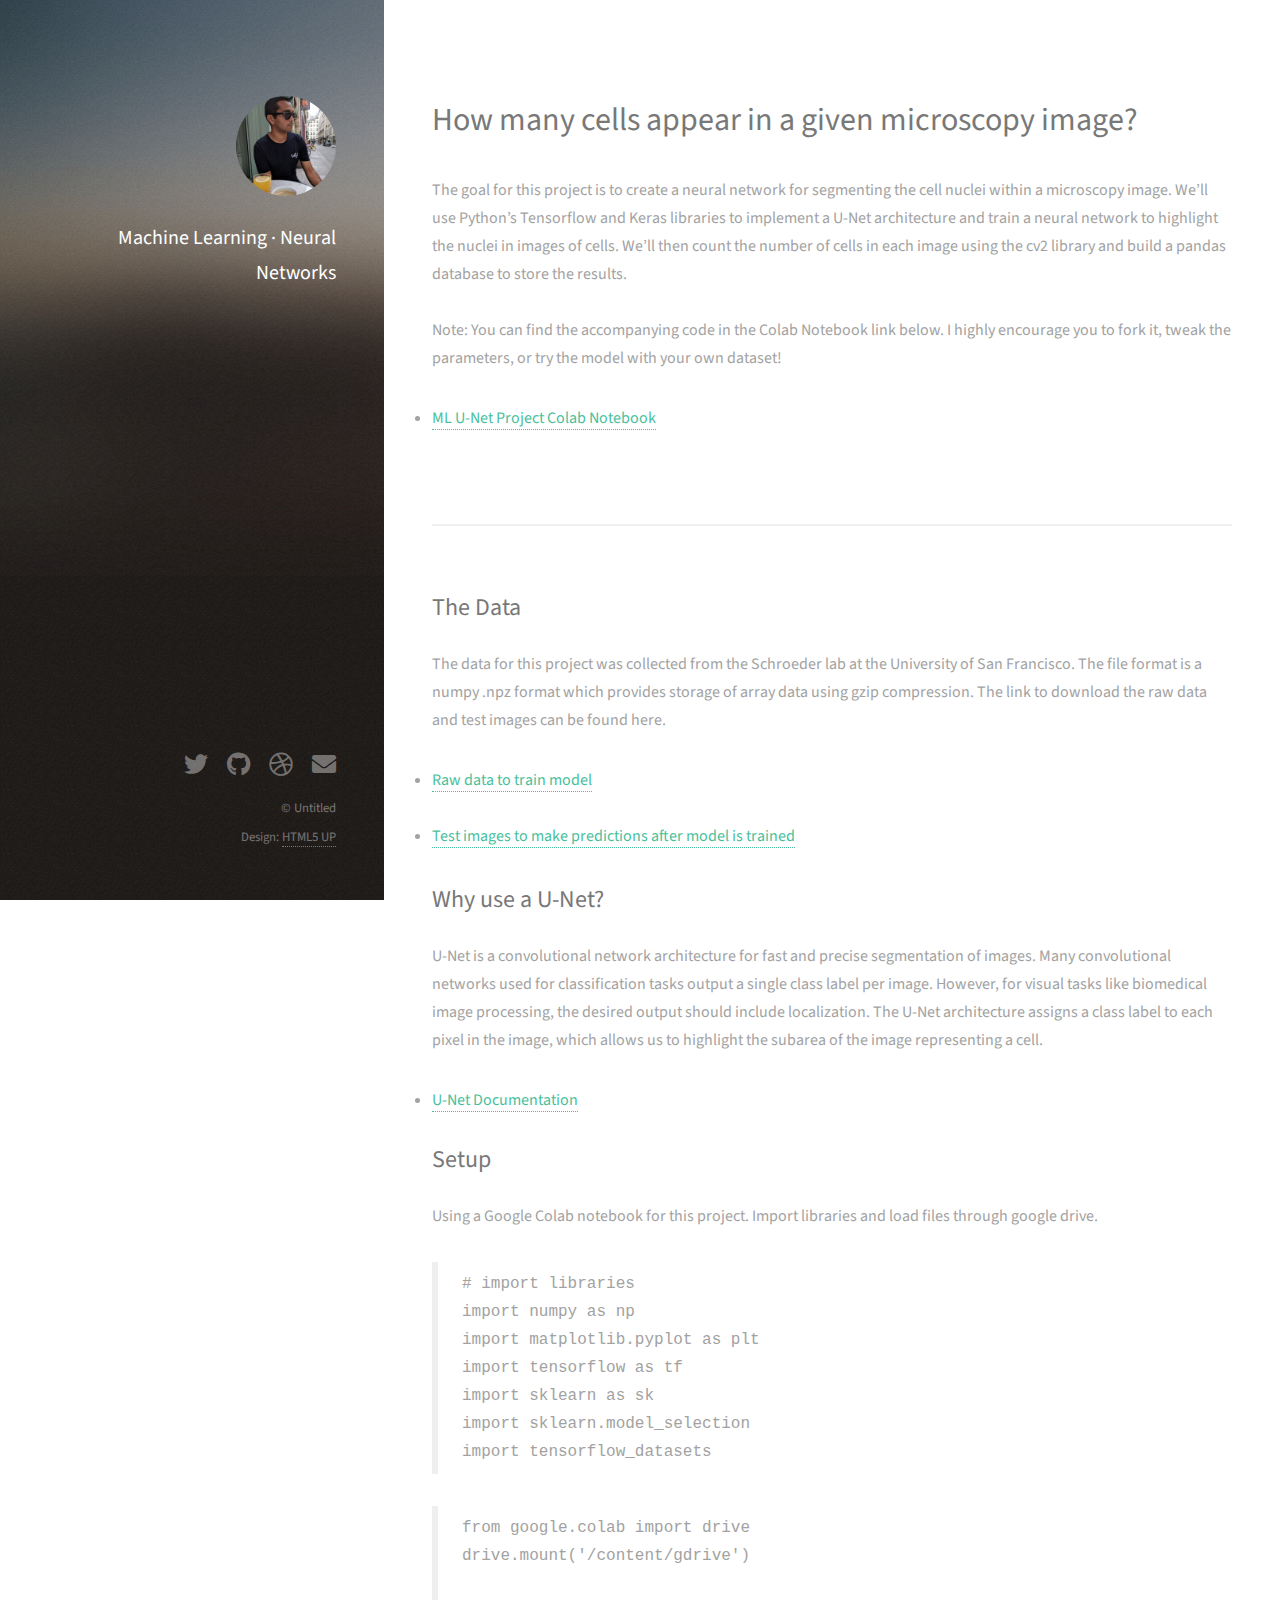
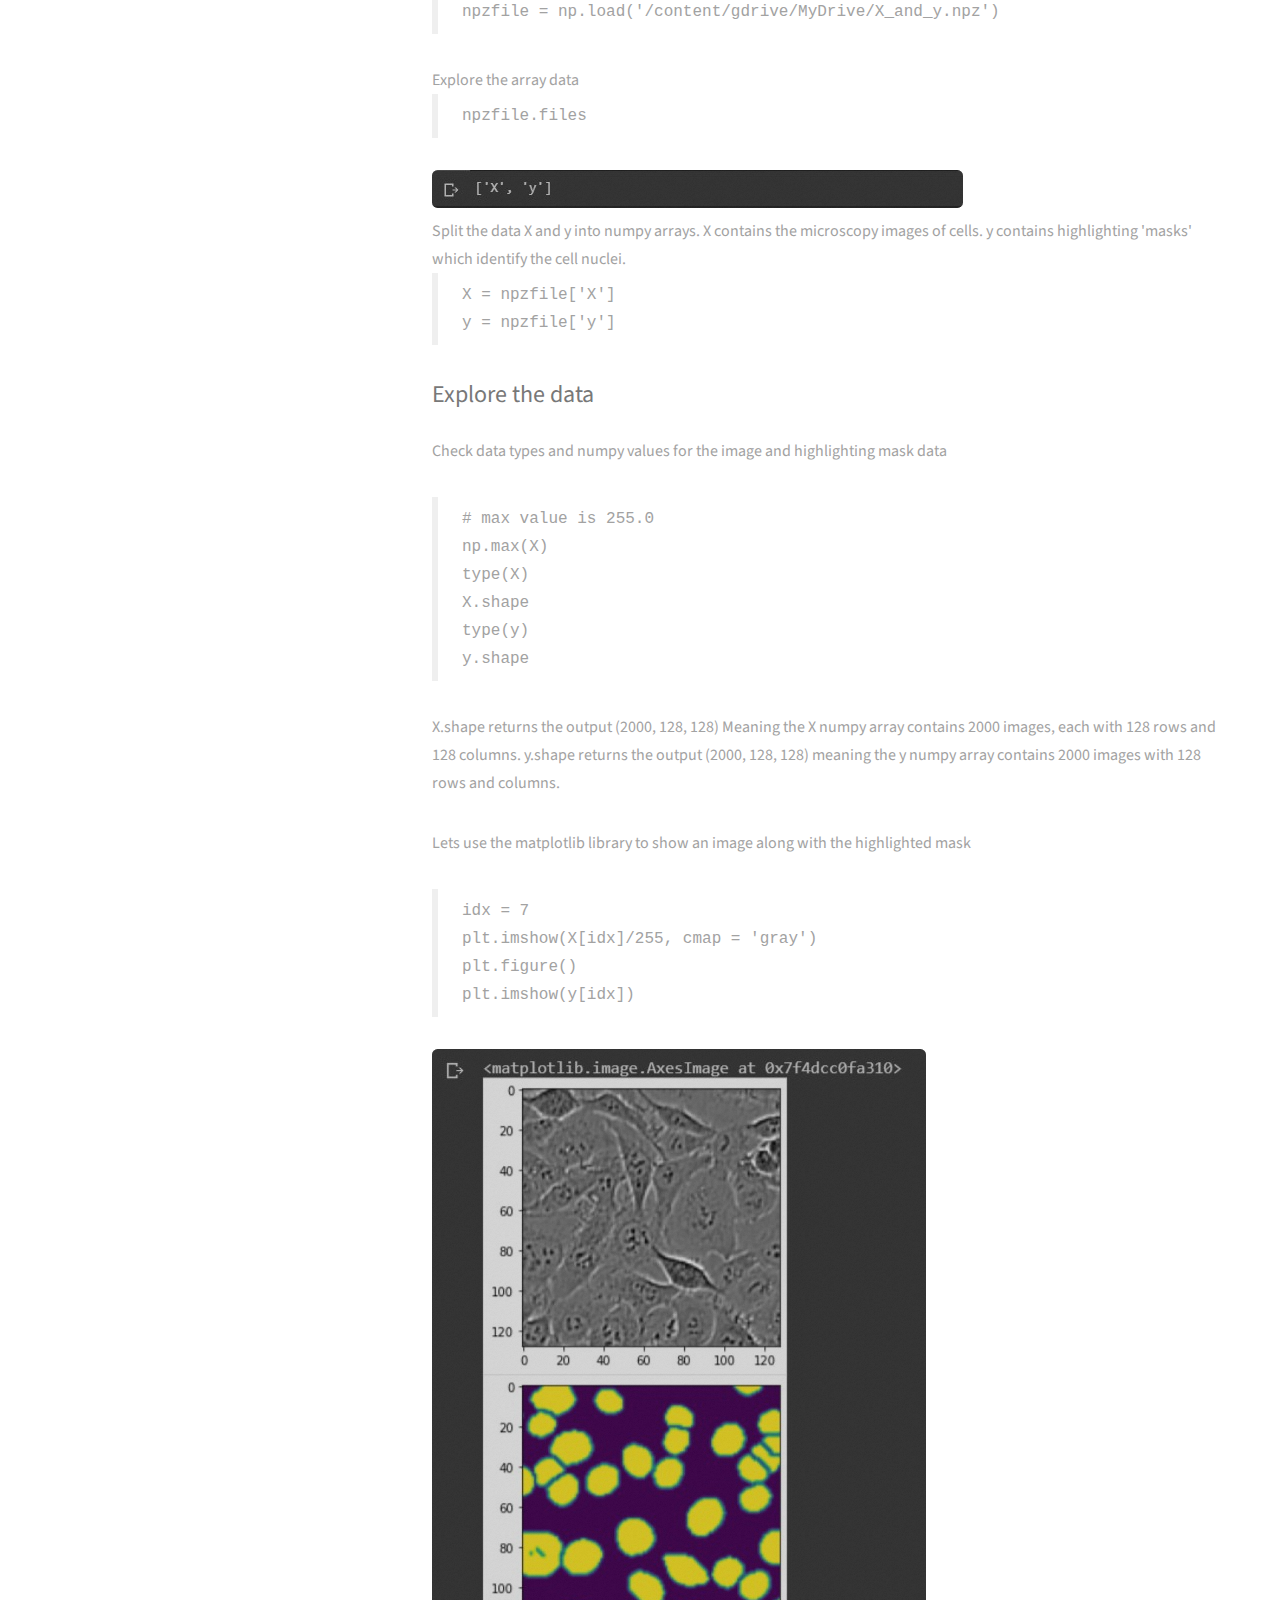
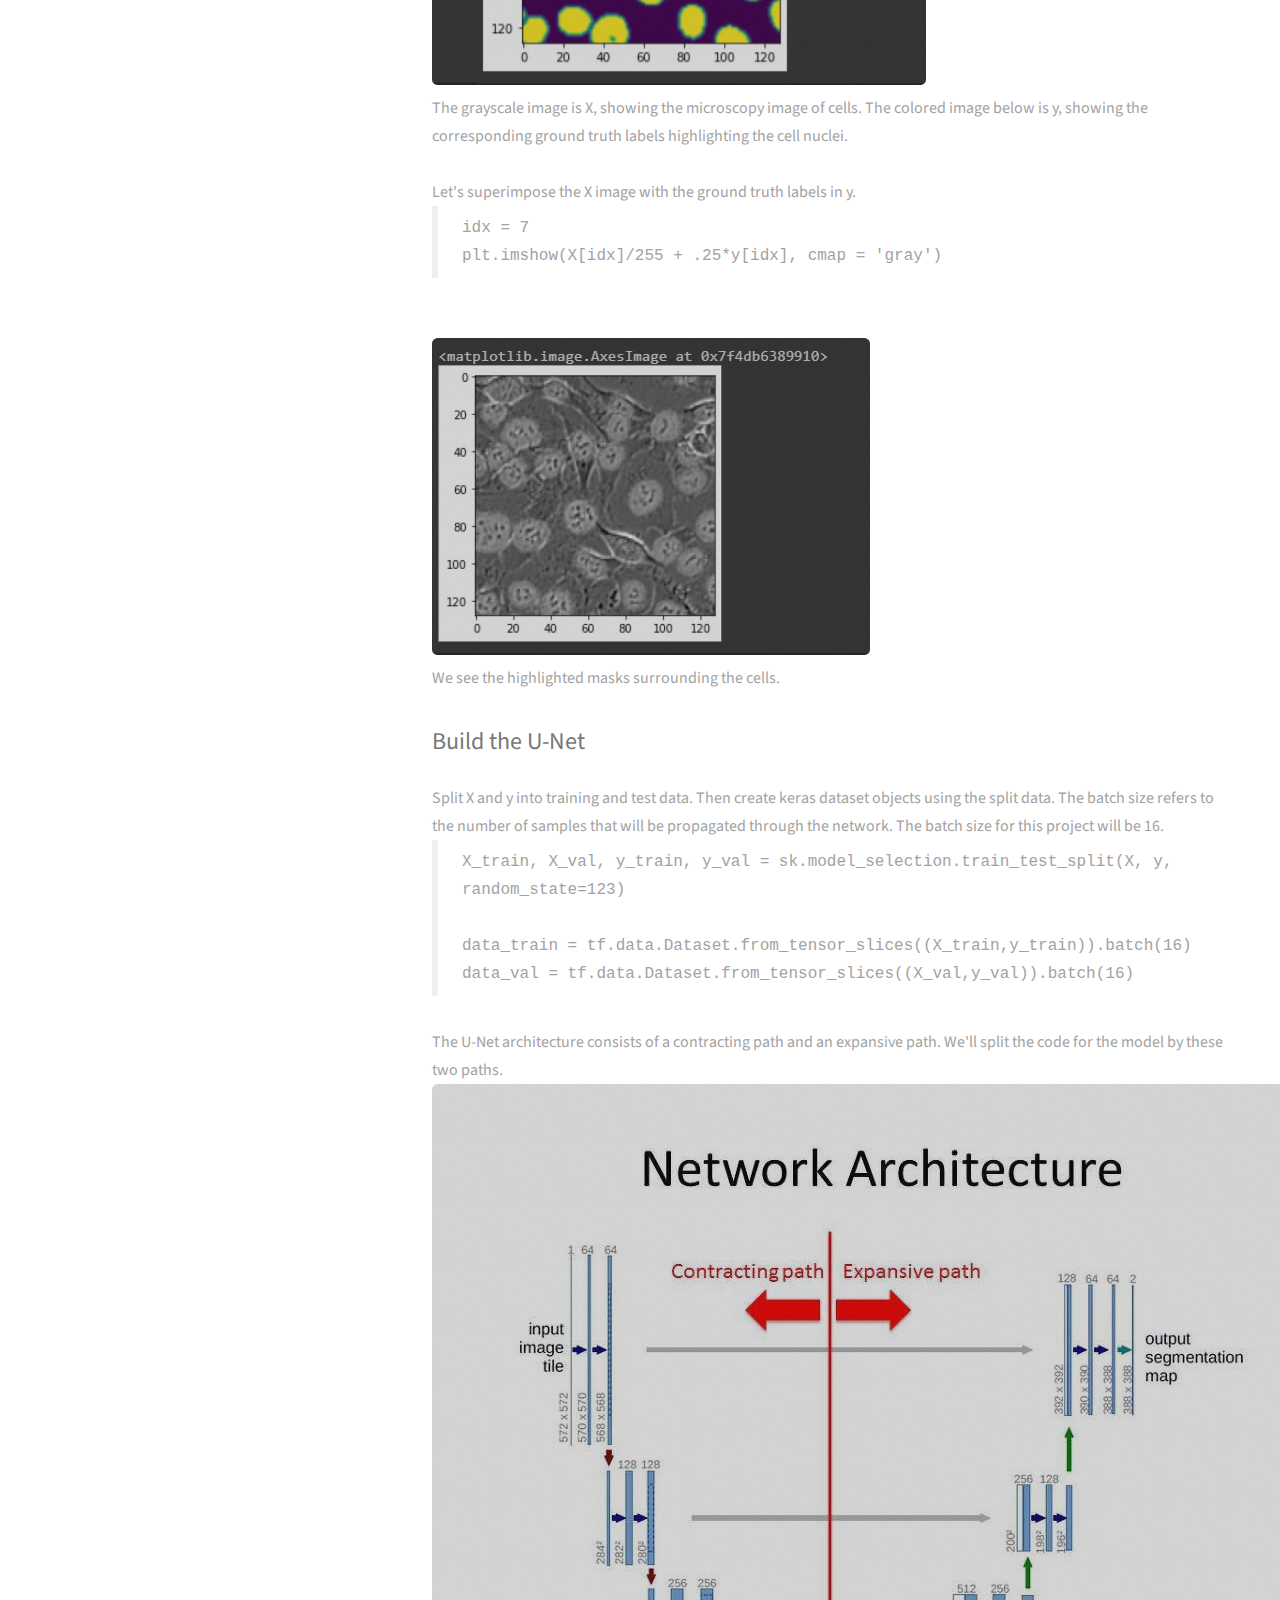
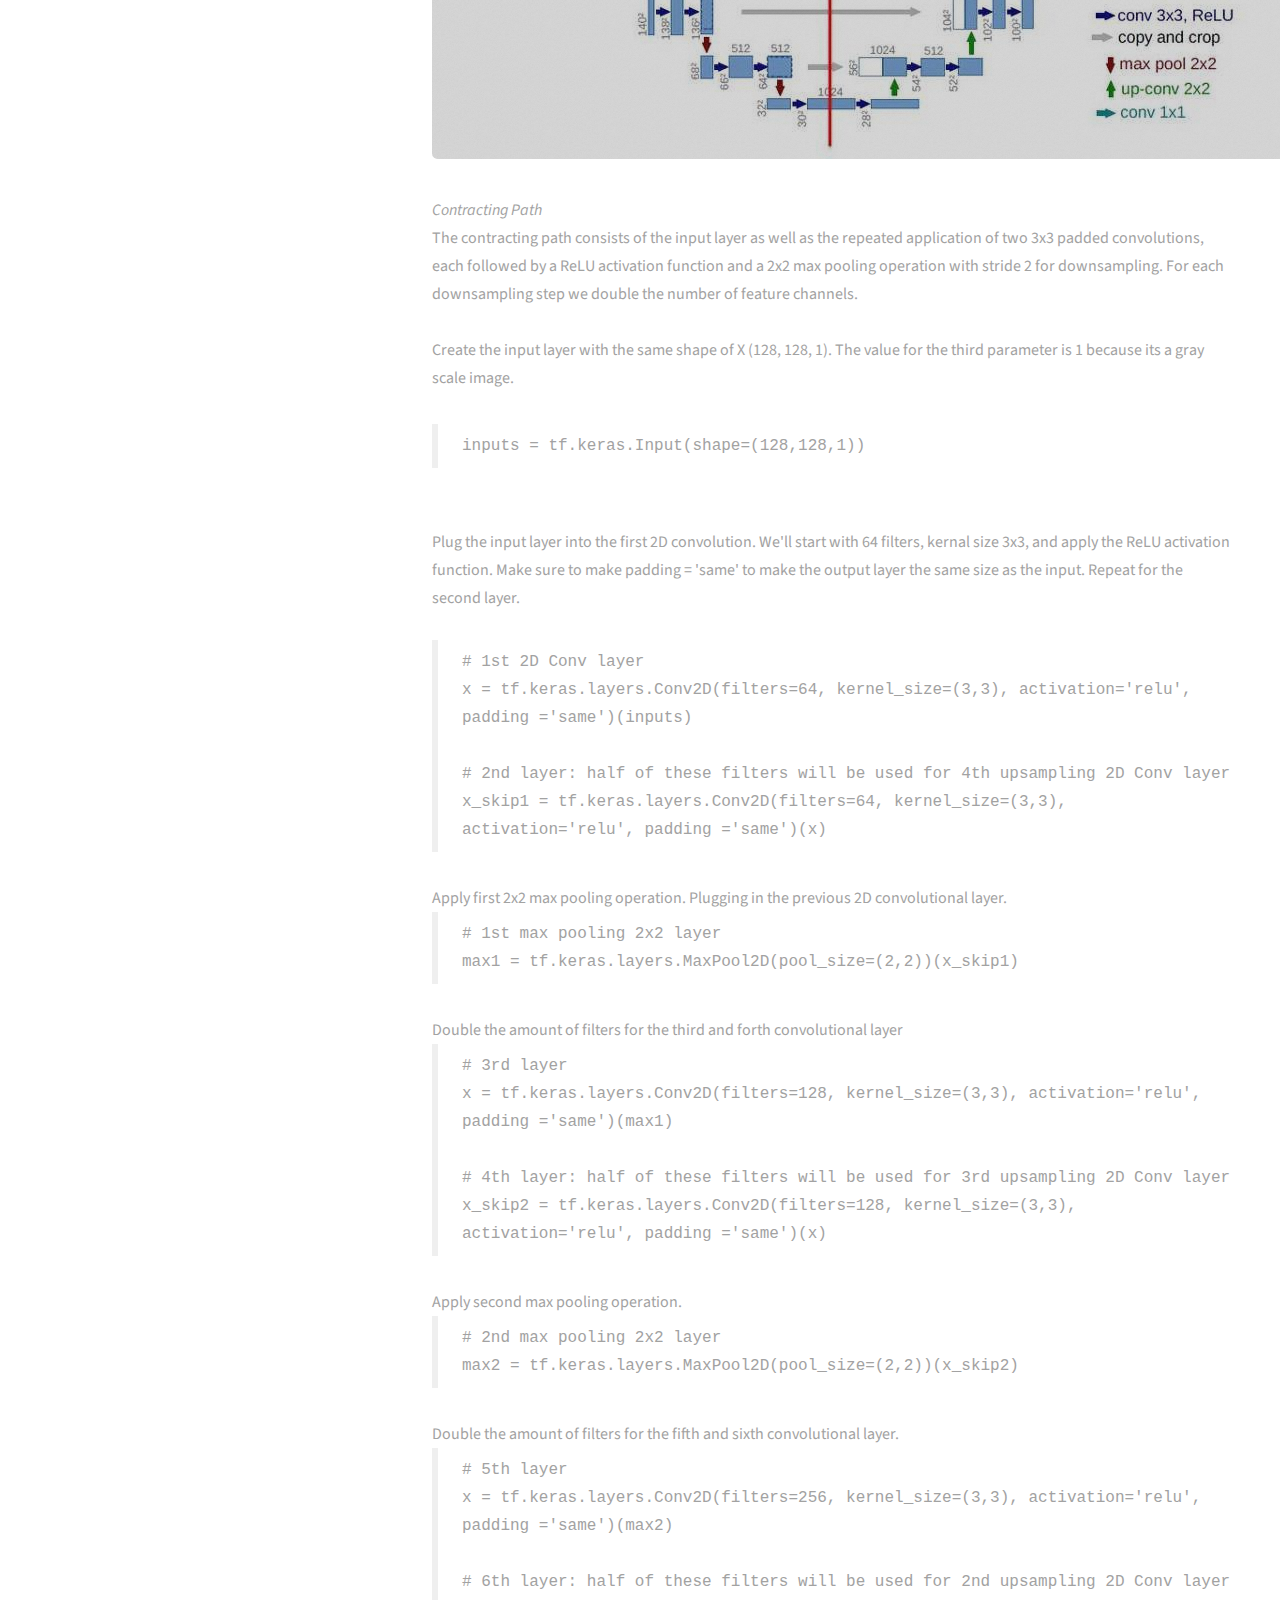
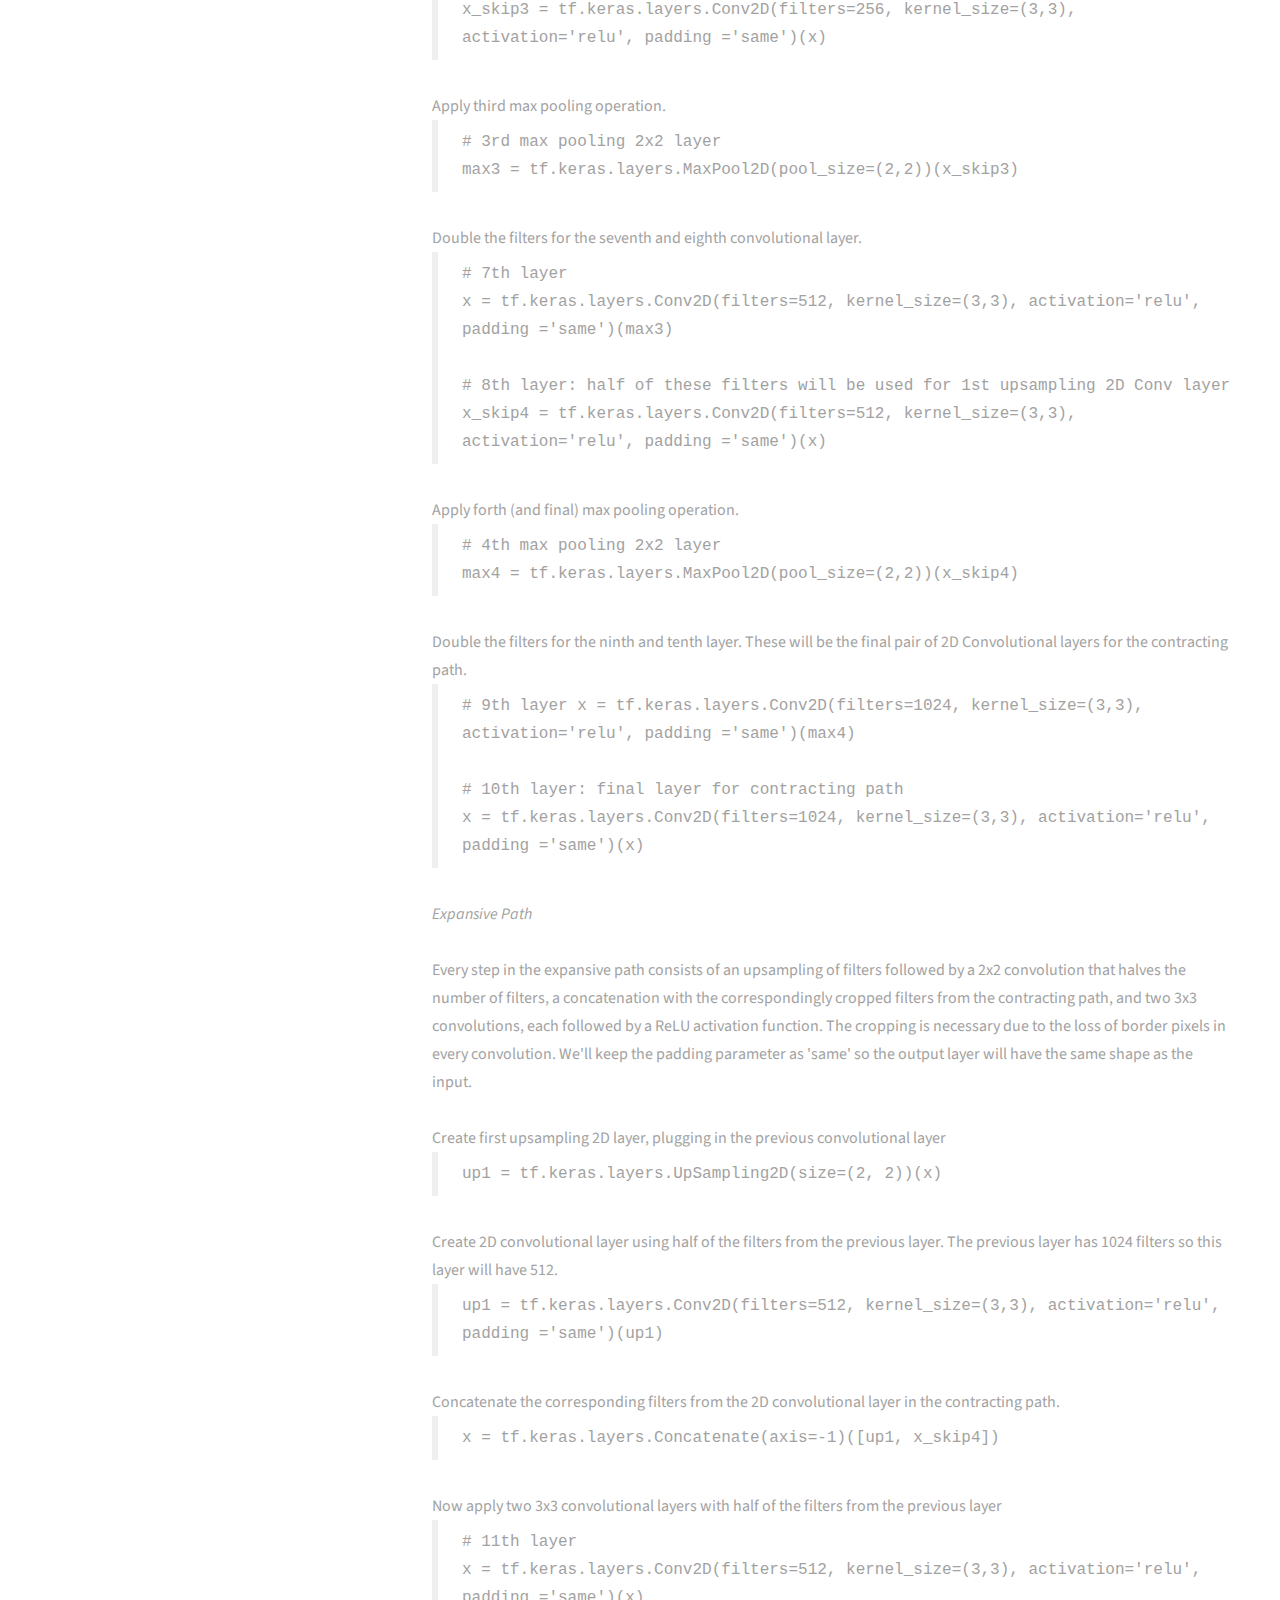
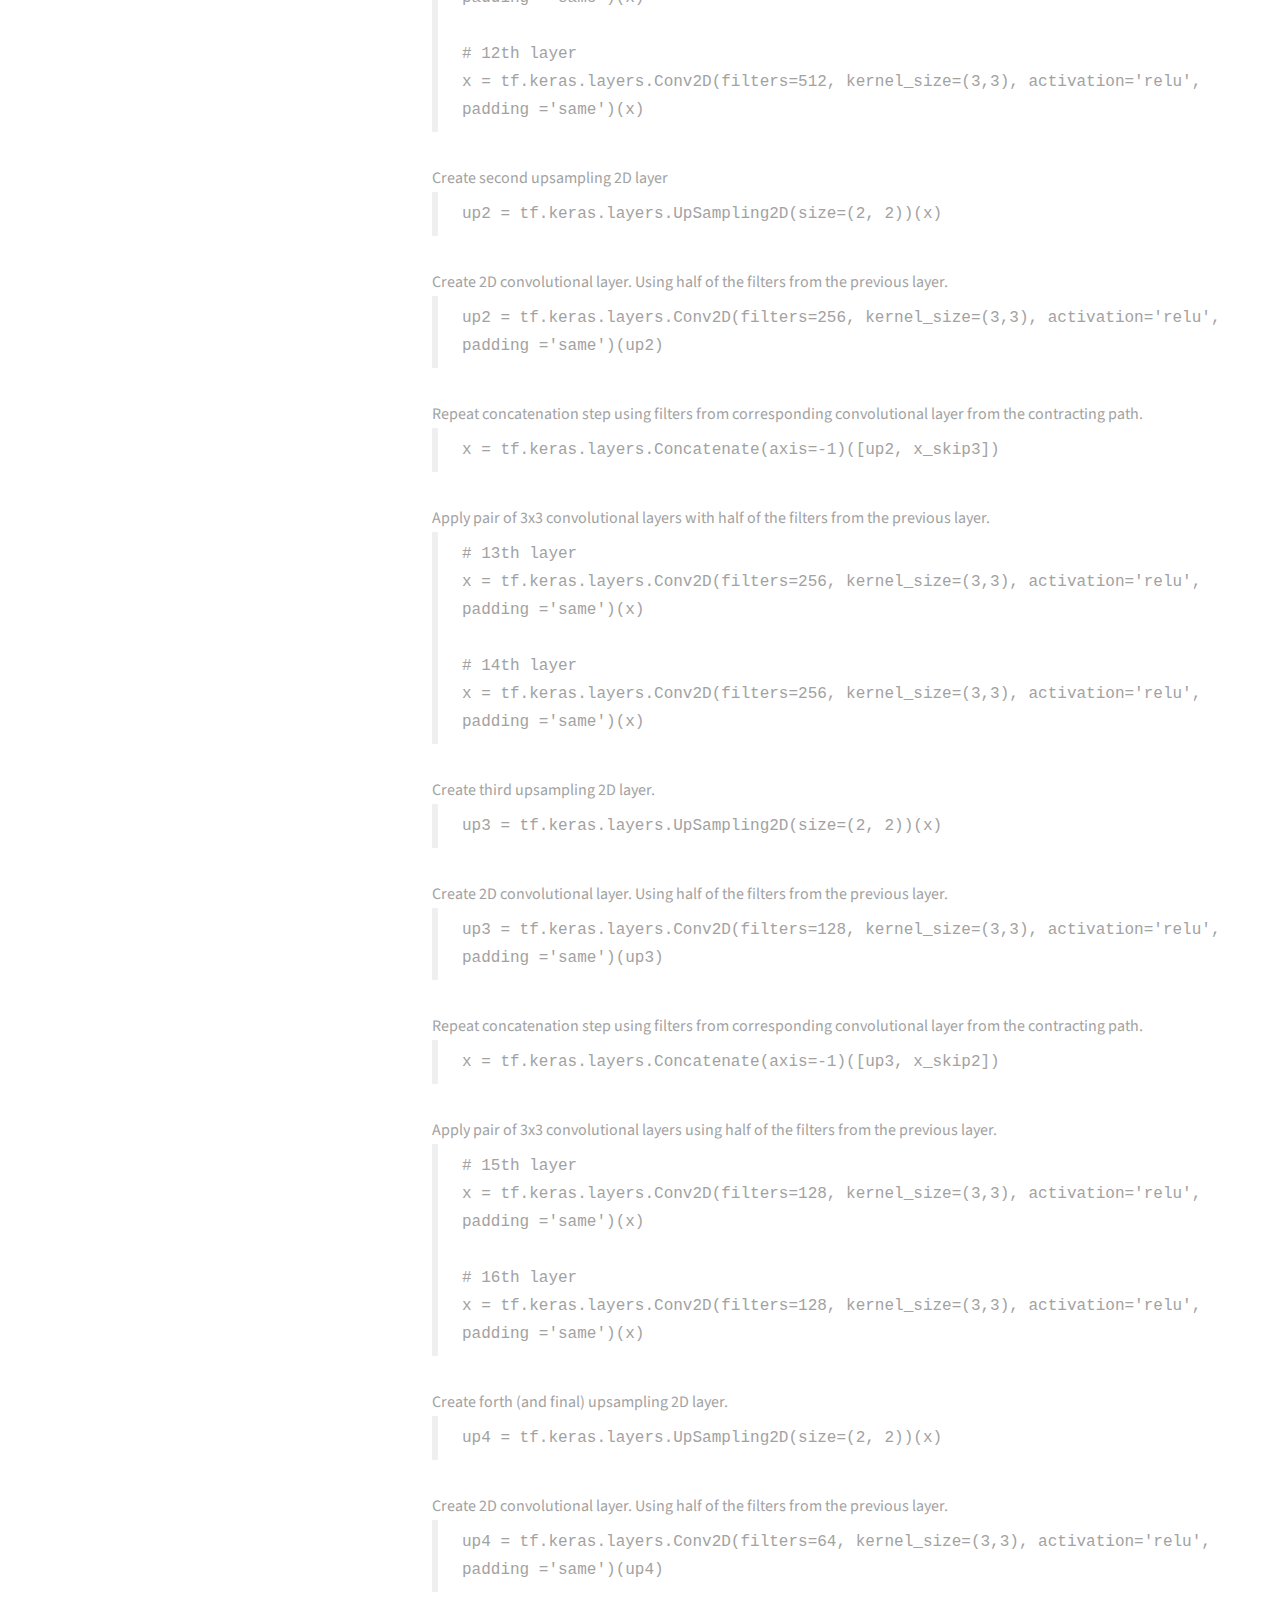
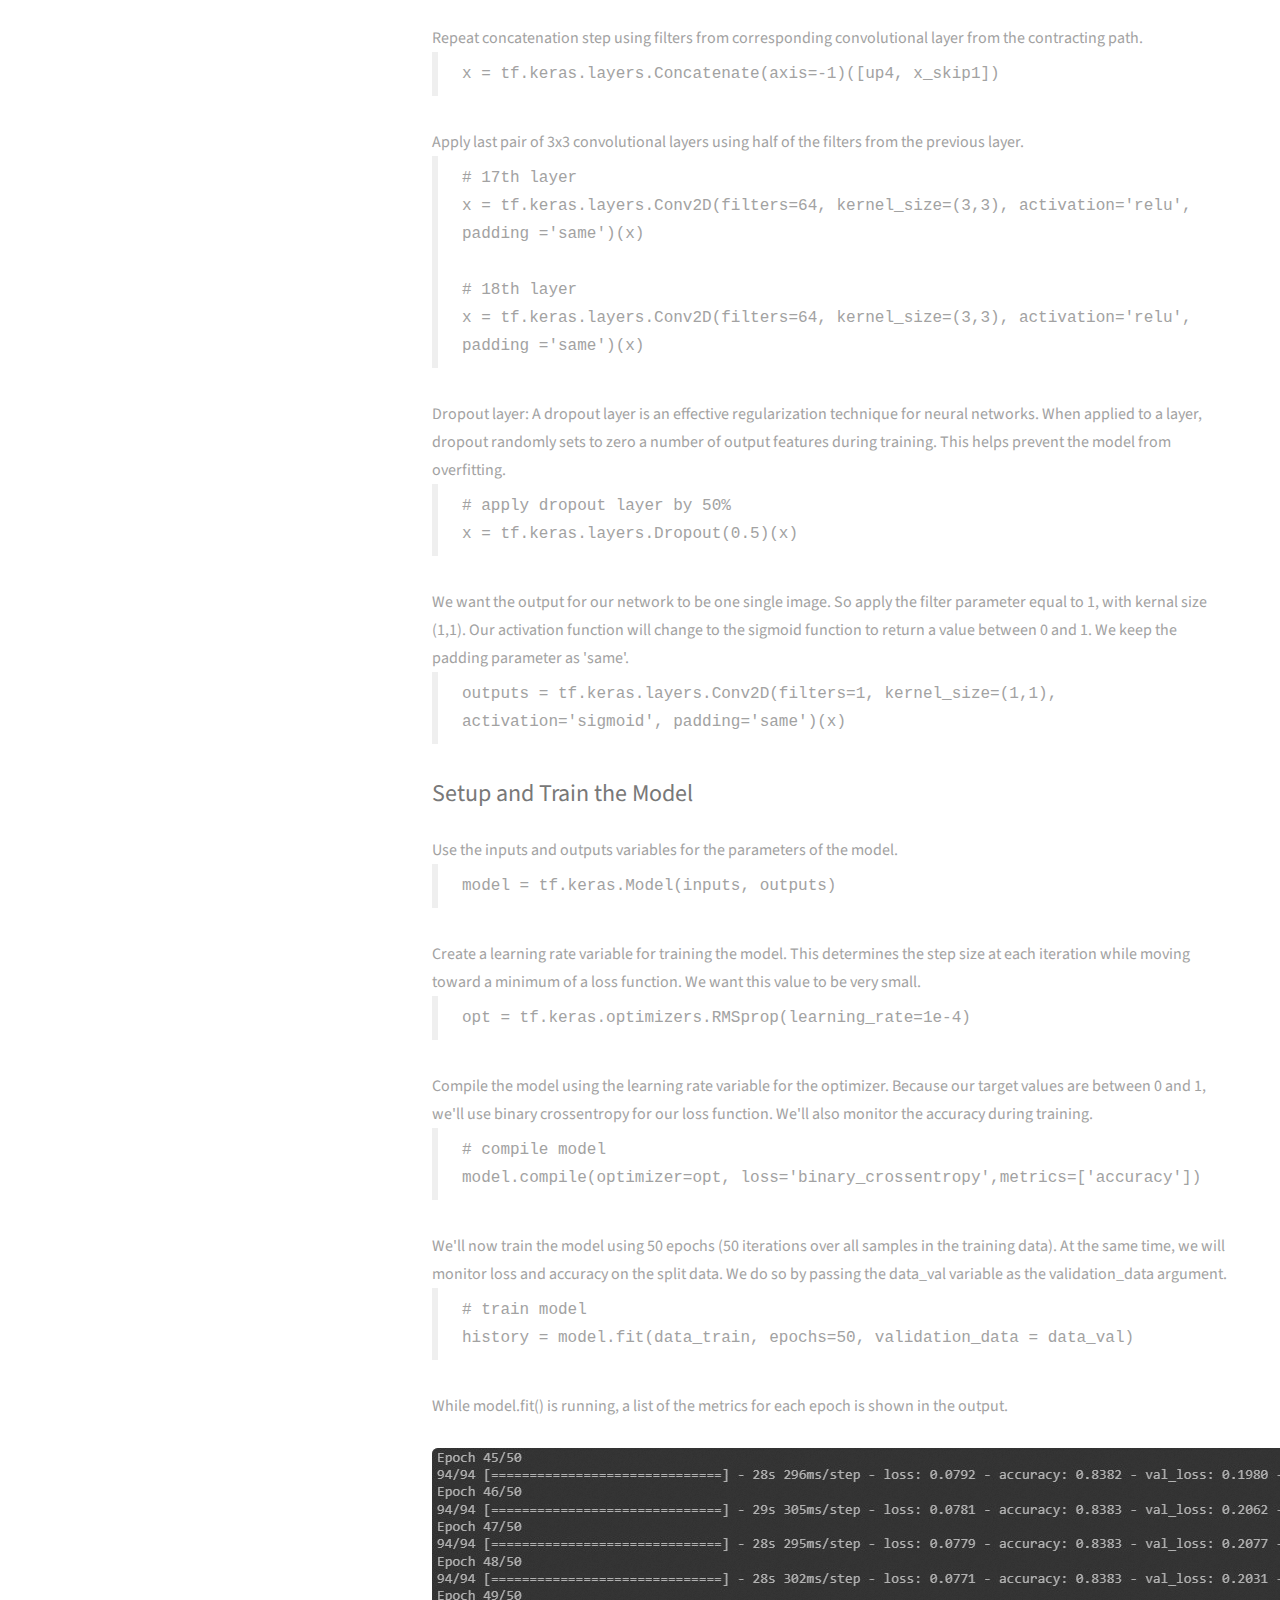
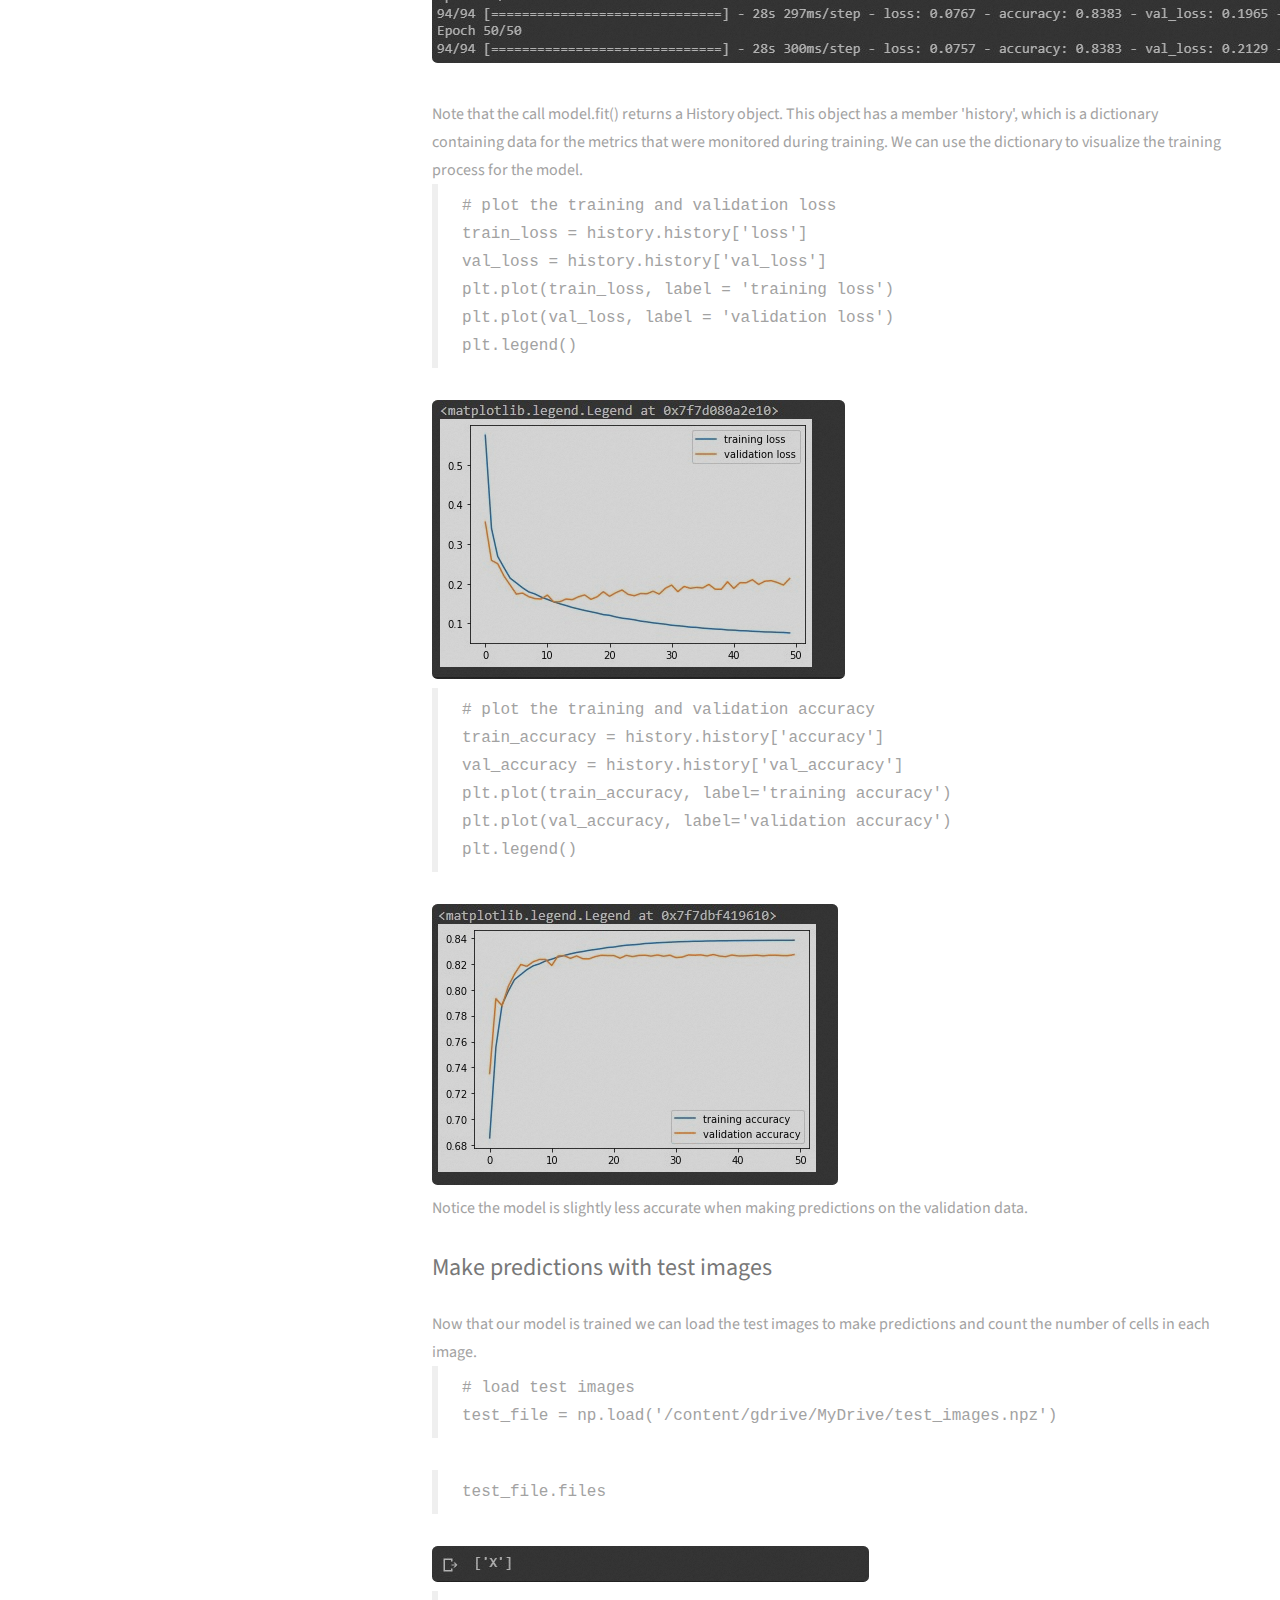
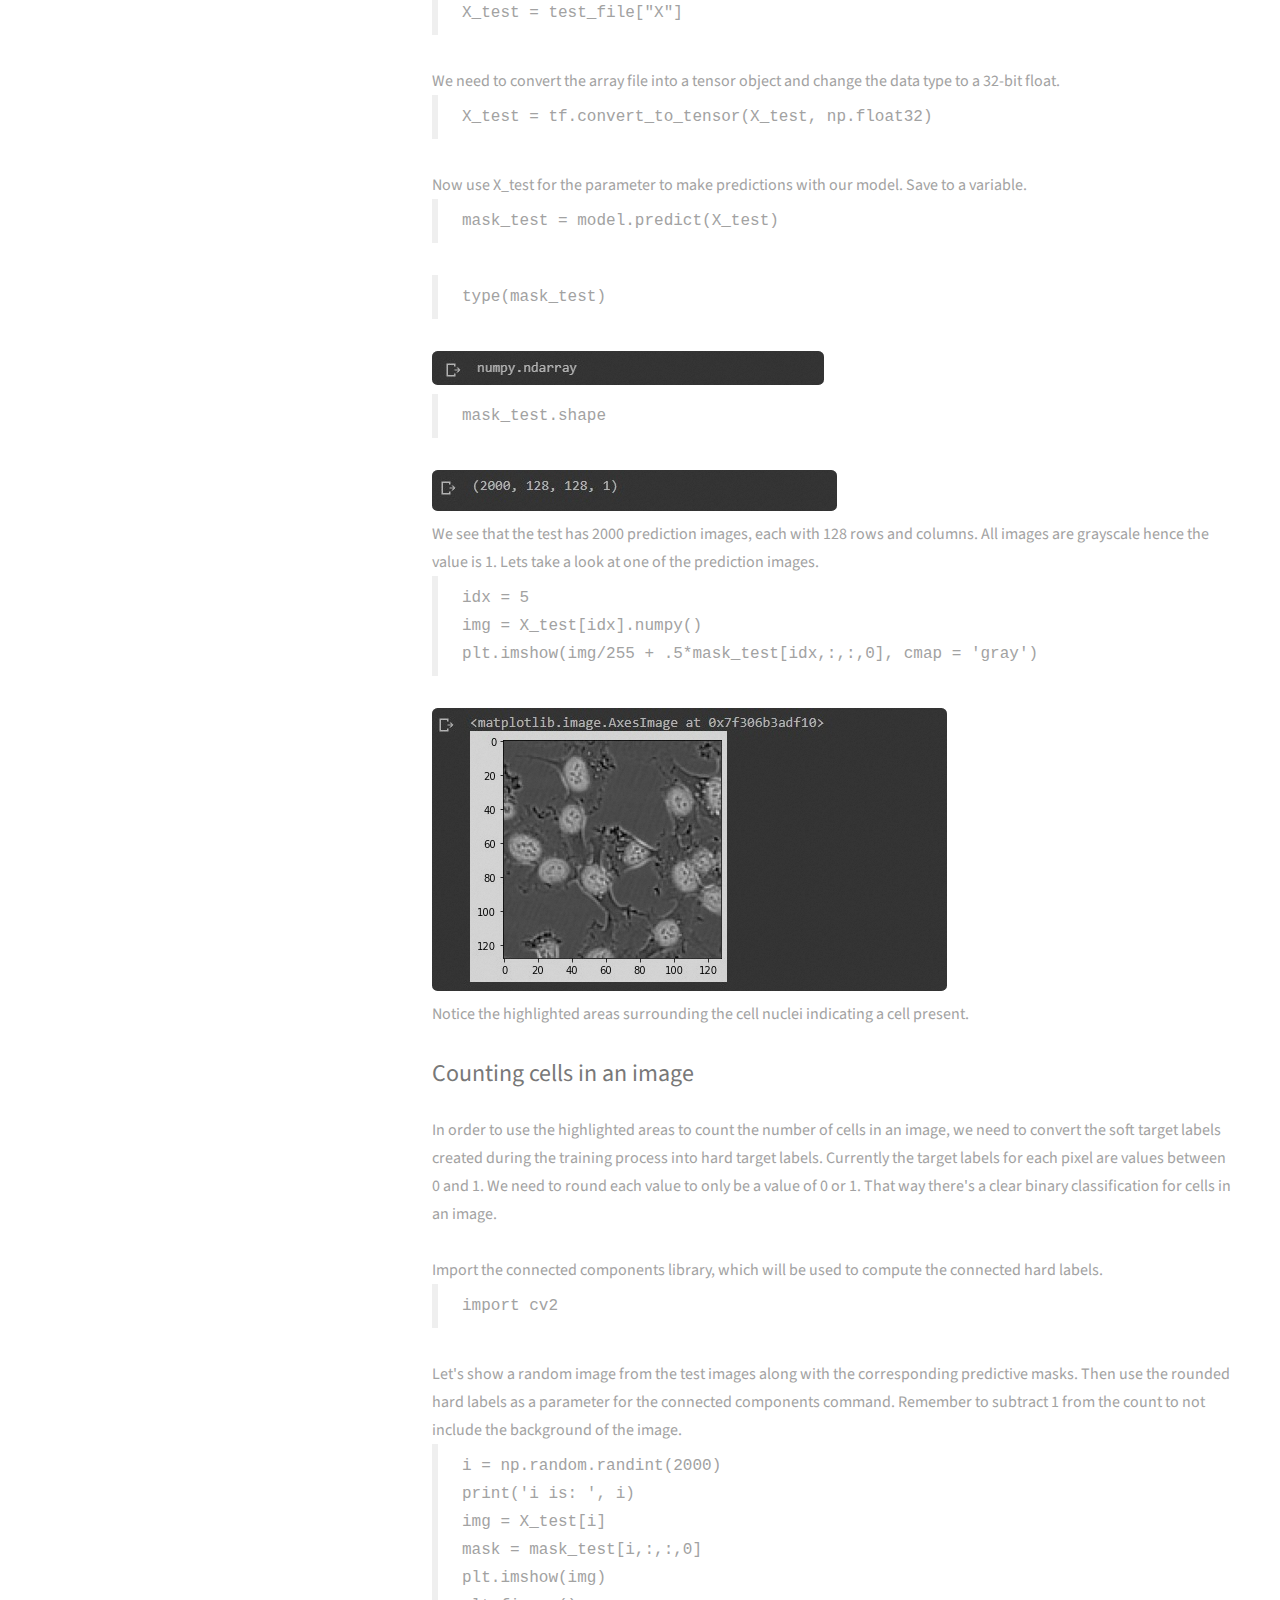
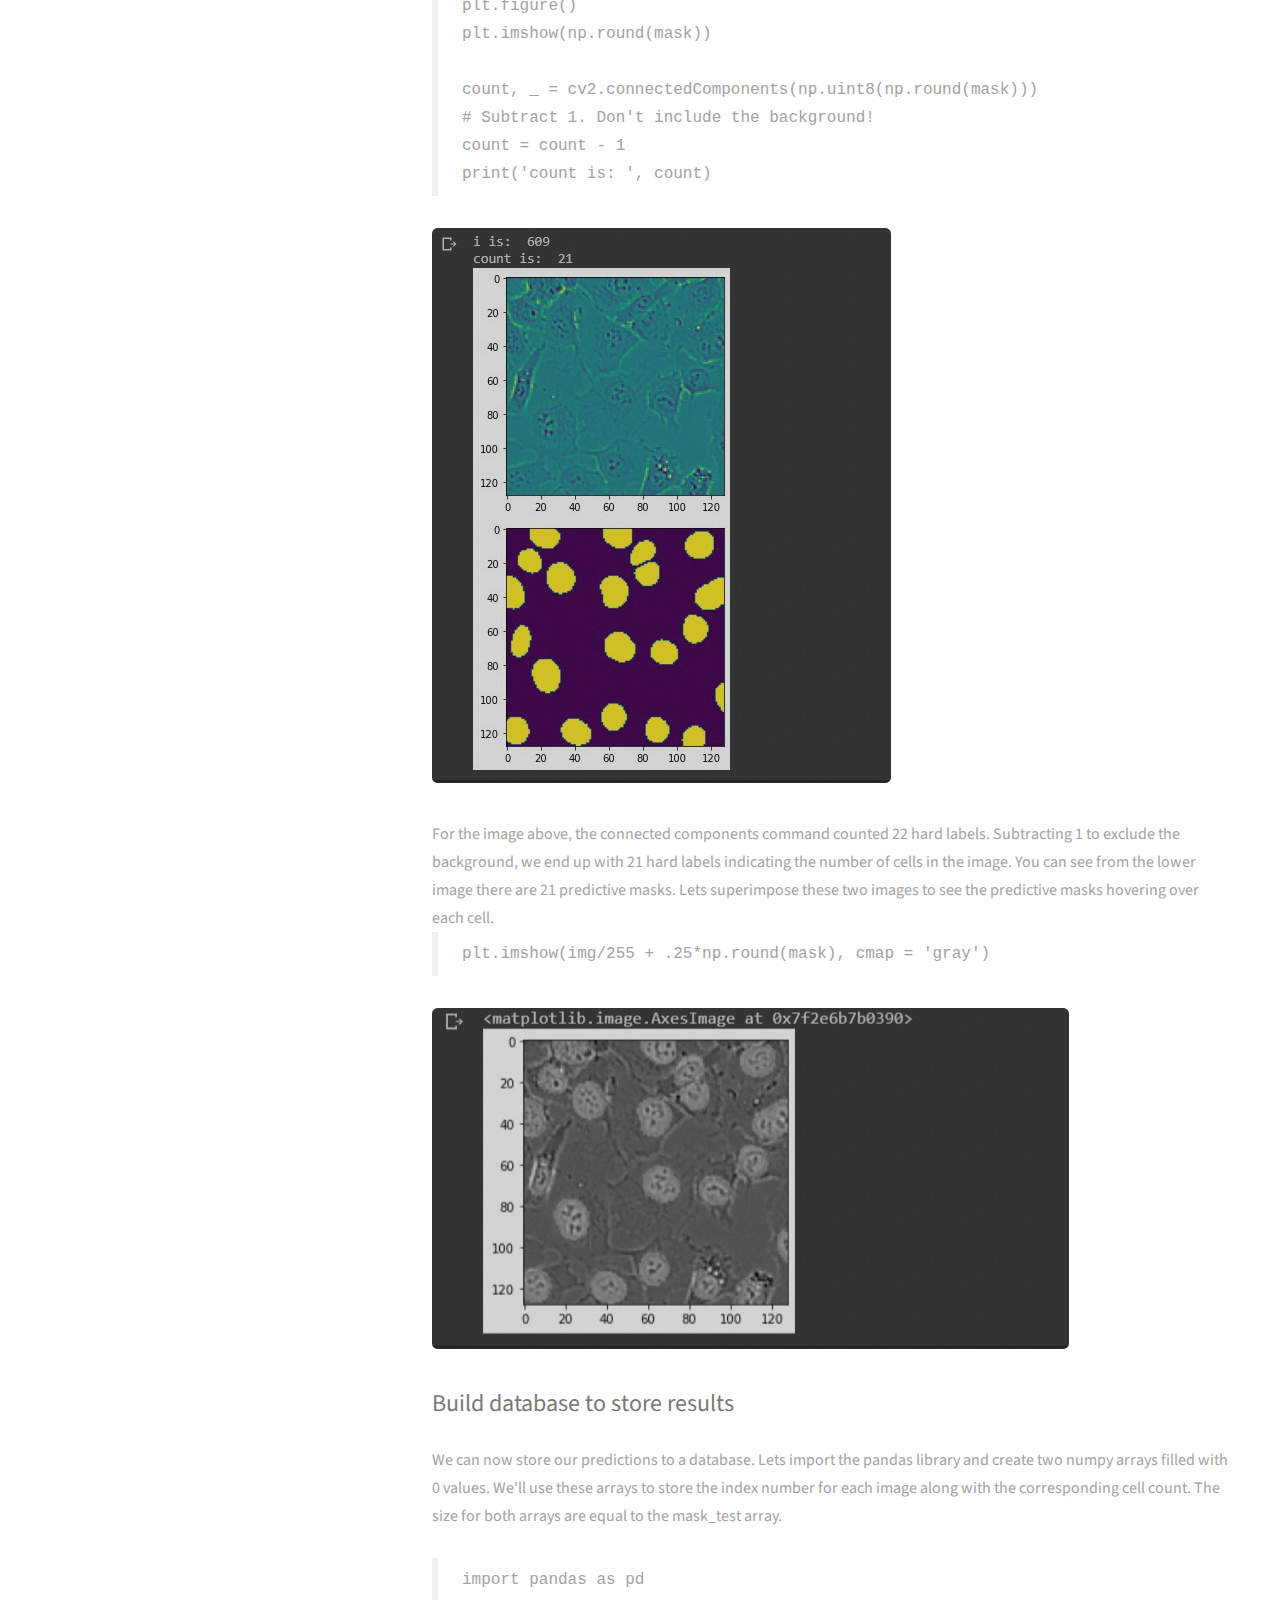
<file: U-net/index.html>
<!DOCTYPE HTML>
<!--
	Strata by HTML5 UP
	html5up.net | @ajlkn
	Free for personal and commercial use under the CCA 3.0 license (html5up.net/license)
-->
<html>
	<head>
		<title>Strata by HTML5 UP</title>
		<meta charset="utf-8" />
		<meta name="viewport" content="width=device-width, initial-scale=1, user-scalable=no" />
		<link rel="stylesheet" href="assets/css/main.css" />
	</head>
	<body class="is-preload">

		<!-- Header -->
			<header id="header">
				<div class="inner">
					<a href="#" class="image avatar"><img src="images/thumbs/europe.jpg" alt="" /></a>
					<h1><strong>Machine Learning · Neural Networks</strong><br />
					<br />
					</a></h1>
				</div>
			</header>

		<!-- Main -->
			<div id="main">

				<!-- One -->
					<section id="one">
						<header class="major">
							<h2>How many cells appear in a given microscopy image?</h2>
						</header>
						<p>The goal for this project is to create a neural network for segmenting the cell nuclei within a microscopy image. We’ll use Python’s Tensorflow and Keras libraries to implement a U-Net architecture and train a neural network to highlight the nuclei in images of cells. 
							We’ll then count the number of cells in each image using the cv2 library and build a pandas database to store the results.
							</br>
							</br>
						Note: You can find the accompanying code in the Colab Notebook link below. I highly encourage you to fork it, tweak the parameters, or try the model with your own dataset!
				</br>
		<li><a href="https://colab.research.google.com/drive/1x46XUqWK0--4bAo5yw1oozMTFs00R4Qn?usp=sharing">ML U-Net Project Colab Notebook</a></li>
						</br>
	</p>
					</section>

				<!-- Two -->
					<section id="two">
						<h2>The Data</h2>
						<p>The data for this project was collected from the Schroeder lab at the University of San Francisco. The file format is a numpy .npz format which provides storage of array data using gzip compression. The link to download the raw data and test images can be found here.
						</br>
						<li><a href="https://drive.google.com/file/d/1MXNocfe0Cf1f0ceIxzLwcX3fGUz6J3Ky/view?usp=sharing">Raw data to train model</a></li>
						</br>
						<li><a href="https://drive.google.com/file/d/1sVzM3hsj4qGihunxeVhJWvdHAocCF8NL/view?usp=sharing">Test images to make predictions after model is trained</a></li>
						</p>

						<h2>Why use a U-Net?</h2>
						<p>U-Net is a convolutional network architecture for fast and precise segmentation of images. Many convolutional networks used for classification tasks output a single class label per image. However, for visual tasks like biomedical image processing, the desired output should include localization. The U-Net architecture  assigns a class label to each pixel in the image, which allows us to highlight the subarea of the image representing a cell. 
						</p>

						<li><a href="https://drive.google.com/file/d/16ceTU7ichaYO1bRzGDZ688iihOIYbsds/view?usp=sharing">U-Net Documentation</a></li>
						</br>
						<h2>Setup</h2>

						<p>Using a Google Colab notebook for this project. Import libraries and load files  through google drive.
							<blockquote># import libraries
										</br>
										import numpy as np
										</br>
										import matplotlib.pyplot as plt
										</br>
										import tensorflow as tf
										</br>
										import sklearn as sk
										</br>
										import sklearn.model_selection
										</br>
										import tensorflow_datasets
							</blockquote>
							<blockquote>
								from google.colab import drive
								</br>
								drive.mount('/content/gdrive')
								</br>
								</br>
								npzfile = np.load('/content/gdrive/MyDrive/X_and_y.npz')
							</blockquote>


							Explore the array data
							<blockquote>
								npzfile.files
							</blockquote>
							<a href="images/thumbs/files_output.jpg" class="image"><img src="images/thumbs/files_output.jpg" alt="" /></a>

							</br>
							Split the data X and y into numpy arrays. X contains the microscopy images of cells. y contains highlighting 'masks' which identify the cell nuclei.
							<blockquote>
								X = npzfile['X']
								</br>
								y = npzfile['y']
							</blockquote>
							<h2>Explore the data</h2>
							<p>
								Check data types and numpy values for the image and highlighting mask data
								<blockquote>
									# max value is 255.0
									</br>
									np.max(X)
									</br>
									type(X)
									</br>
									X.shape
									</br>
									type(y)
									</br>
									y.shape
								</blockquote>
								X.shape returns the output (2000, 128, 128) Meaning the X numpy array contains 2000 images, each with 128 rows and 128 columns. y.shape returns the output (2000, 128, 128) meaning the y numpy array contains 2000 images with 128 rows and columns. 
							</p>
							<p>
								Lets use the matplotlib library to show an image along with the highlighted mask
								<blockquote>
									idx = 7
									</br>
									plt.imshow(X[idx]/255, cmap = 'gray')
									</br>
									plt.figure()
									</br>
									plt.imshow(y[idx])
								</blockquote>
								<a href="images/thumbs/cell_image_above_mask_1.jpg" class="image"><img src="images/thumbs/cell_image_above_mask_1.jpg" alt="" /></a>
								</br>
								The grayscale image is X, showing the microscopy image of cells. The colored image below is y, showing the corresponding ground truth labels highlighting the cell nuclei.
								</br>
								</br>
								Let's superimpose the X image with the ground truth labels in y.
								<blockquote>
									idx = 7
									</br>
									plt.imshow(X[idx]/255 + .25*y[idx], cmap = 'gray')		
								</blockquote>
								</br>
								<a href="images/thumbs/superimposed_image1.jpg" class="image"><img src="images/thumbs/superimposed_image1.jpg" alt="" /></a>
								</br>
								We see the highlighted masks surrounding the cells.
							</p>

							<h2>Build the U-Net</h2>

							
							Split X and y into training and test data.
							Then create keras dataset objects using the split data. The batch size refers to the number of samples that will be propagated through the network. The batch size for this project will be 16. 
							<blockquote>
								X_train, X_val, y_train, y_val = sk.model_selection.train_test_split(X, y, random_state=123)
								</br>
								</br>
								data_train = tf.data.Dataset.from_tensor_slices((X_train,y_train)).batch(16)
								</br>
								data_val = tf.data.Dataset.from_tensor_slices((X_val,y_val)).batch(16)
							</blockquote>
						</p>
						<p>
							The U-Net architecture consists of a contracting path and an expansive path. We'll split the code for the model by these two paths.
							<a href="images/thumbs/U-Net Image.jpg" class="image"><img src="images/thumbs/U-Net Image.jpg" alt="" /></a> 
							</br>
							</br>
							<i>Contracting Path</i>
							</br>
							The contracting path consists of the input layer as well as the repeated application of two 3x3 padded convolutions, each followed by a ReLU activation function and a 2x2 max pooling operation with stride 2 for downsampling. For each downsampling step we double the number of feature channels. 
							</br>
							</br>
							Create the input layer with the same shape of X (128, 128, 1). The value for the third parameter is 1 because its a gray scale image.
							<blockquote>
							inputs = tf.keras.Input(shape=(128,128,1))
							</blockquote>	
							</br>
							Plug the input layer into the first 2D convolution. We'll start with 64 filters, kernal size 3x3, and apply the ReLU activation function. Make sure to make padding = 'same' to make the output layer the same size as the input. Repeat for the second layer.   
							</br>
							</br>
							<blockquote>
								# 1st 2D Conv layer
								</br>
								x = tf.keras.layers.Conv2D(filters=64, kernel_size=(3,3), activation='relu', padding ='same')(inputs)
								</br>
								</br>
								# 2nd layer: half of these filters will be used for 4th upsampling 2D Conv layer
								</br>
								x_skip1 = tf.keras.layers.Conv2D(filters=64, kernel_size=(3,3), activation='relu', padding ='same')(x) 
							</blockquote>
							Apply first 2x2 max pooling operation. Plugging in the previous 2D convolutional layer. 
							<blockquote>
								# 1st max pooling 2x2 layer
								</br>
								max1 = tf.keras.layers.MaxPool2D(pool_size=(2,2))(x_skip1)
							</blockquote>
							Double the amount of filters for the third and forth convolutional layer
							<blockquote>
								# 3rd layer
								</br>
								x = tf.keras.layers.Conv2D(filters=128, kernel_size=(3,3), activation='relu', padding ='same')(max1)
								</br> 
								</br> 
								# 4th layer: half of these filters will be used for 3rd upsampling 2D Conv layer
								</br>
								x_skip2 = tf.keras.layers.Conv2D(filters=128, kernel_size=(3,3), activation='relu', padding ='same')(x)
							</blockquote>
							Apply second max pooling operation.
							<blockquote>
								# 2nd max pooling 2x2 layer
								</br>
								max2 = tf.keras.layers.MaxPool2D(pool_size=(2,2))(x_skip2)
							</blockquote>
							Double the amount of filters for the fifth and sixth convolutional layer.
							<blockquote>
								# 5th layer
								</br> 
								x = tf.keras.layers.Conv2D(filters=256, kernel_size=(3,3), activation='relu', padding ='same')(max2)
								</br>
								</br>
								# 6th layer: half of these filters will be used for 2nd upsampling 2D Conv layer
								</br>
								x_skip3 = tf.keras.layers.Conv2D(filters=256, kernel_size=(3,3), activation='relu', padding ='same')(x)
							</blockquote>
							Apply third max pooling operation.
							<blockquote>
								# 3rd max pooling 2x2 layer
								</br> 
								max3 = tf.keras.layers.MaxPool2D(pool_size=(2,2))(x_skip3)
							</blockquote>
							Double the filters for the seventh and eighth convolutional layer.
							<blockquote>
								# 7th layer
								</br> 
								x = tf.keras.layers.Conv2D(filters=512, kernel_size=(3,3), activation='relu', padding ='same')(max3)
								</br> 
								</br> 
								# 8th layer: half of these filters will be used for 1st upsampling 2D Conv layer
								</br>
								x_skip4 = tf.keras.layers.Conv2D(filters=512, kernel_size=(3,3), activation='relu', padding ='same')(x)
							</blockquote>
							Apply forth (and final) max pooling operation.
							<blockquote>
								# 4th max pooling 2x2 layer
								</br> 
								max4 = tf.keras.layers.MaxPool2D(pool_size=(2,2))(x_skip4)	
							</blockquote>
							Double the filters for the ninth and tenth layer. These will be the final pair of 2D Convolutional layers for the contracting path.
							<blockquote>
								# 9th layer
								x = tf.keras.layers.Conv2D(filters=1024, kernel_size=(3,3), activation='relu', padding ='same')(max4)
								</br>
								</br>
								# 10th layer: final layer for contracting path
								</br>
								x = tf.keras.layers.Conv2D(filters=1024, kernel_size=(3,3), activation='relu', padding ='same')(x)
							</blockquote>
							<i>Expansive Path</i>
							</br>
							</br>
							Every step in the expansive path consists of an upsampling of filters followed by a 2x2 convolution that halves the number of filters, a concatenation with the correspondingly cropped filters from the contracting path, and two 3x3 convolutions, each followed by a ReLU activation function. The cropping is necessary due to the loss of border pixels in every convolution. We'll keep the padding parameter as 'same' so the output layer will have the same shape as the input.
							</br>
							</br>
							Create first upsampling 2D layer, plugging in the previous convolutional layer
							<blockquote>
								up1 = tf.keras.layers.UpSampling2D(size=(2, 2))(x)
							</blockquote>
							Create 2D convolutional layer using half of the filters from the previous layer. The previous layer has 1024 filters so this layer will have 512.
							<blockquote>
								up1 = tf.keras.layers.Conv2D(filters=512, kernel_size=(3,3), activation='relu', padding ='same')(up1)
							</blockquote> 
							Concatenate the corresponding filters from the 2D convolutional layer in the contracting path.
							<blockquote>
								x = tf.keras.layers.Concatenate(axis=-1)([up1, x_skip4])
							</blockquote>
							Now apply two 3x3 convolutional layers with half of the filters from the previous layer
							<blockquote>
								# 11th layer
								</br>
								x = tf.keras.layers.Conv2D(filters=512, kernel_size=(3,3), activation='relu', padding ='same')(x)
								</br>
								</br>
								# 12th layer
								</br> 
								x = tf.keras.layers.Conv2D(filters=512, kernel_size=(3,3), activation='relu', padding ='same')(x)
							</blockquote>
							Create second upsampling 2D layer
							<blockquote>
								up2 = tf.keras.layers.UpSampling2D(size=(2, 2))(x)
							</blockquote>
							Create 2D convolutional layer. Using half of the filters from the previous layer.
							<blockquote>
								up2 = tf.keras.layers.Conv2D(filters=256, kernel_size=(3,3), activation='relu', padding ='same')(up2)
							</blockquote>
							Repeat concatenation step using filters from corresponding convolutional layer from the contracting path.
							<blockquote>
								x = tf.keras.layers.Concatenate(axis=-1)([up2, x_skip3])
							</blockquote>
							Apply pair of 3x3 convolutional layers with half of the filters from the previous layer.
							<blockquote>
								# 13th layer
								</br>
								x = tf.keras.layers.Conv2D(filters=256, kernel_size=(3,3), activation='relu', padding ='same')(x)
								</br>
								</br>
								# 14th layer
								</br> 
								x = tf.keras.layers.Conv2D(filters=256, kernel_size=(3,3), activation='relu', padding ='same')(x)
							</blockquote>
							Create third upsampling 2D layer.
							<blockquote>
								up3 = tf.keras.layers.UpSampling2D(size=(2, 2))(x)
							</blockquote>
							Create 2D convolutional layer. Using half of the filters from the previous layer.
							<blockquote>
								up3 = tf.keras.layers.Conv2D(filters=128, kernel_size=(3,3), activation='relu', padding ='same')(up3)
							</blockquote>
							Repeat concatenation step using filters from corresponding convolutional layer from the contracting path.
							<blockquote>
								x = tf.keras.layers.Concatenate(axis=-1)([up3, x_skip2])
							</blockquote>
							Apply pair of 3x3 convolutional layers using half of the filters from the previous layer.
							<blockquote>
								# 15th layer
								</br>
								x = tf.keras.layers.Conv2D(filters=128, kernel_size=(3,3), activation='relu', padding ='same')(x)
								</br>
								</br>
								# 16th layer 
								</br>
								x = tf.keras.layers.Conv2D(filters=128, kernel_size=(3,3), activation='relu', padding ='same')(x)
							</blockquote>
							Create forth (and final) upsampling 2D layer.
							<blockquote>
								up4 = tf.keras.layers.UpSampling2D(size=(2, 2))(x)
							</blockquote>
							Create 2D convolutional layer. Using half of the filters from the previous layer.
							<blockquote>
								up4 = tf.keras.layers.Conv2D(filters=64, kernel_size=(3,3), activation='relu', padding ='same')(up4)
							</blockquote>
							Repeat concatenation step using filters from corresponding convolutional layer from the contracting path.
							<blockquote>
								x = tf.keras.layers.Concatenate(axis=-1)([up4, x_skip1])
							</blockquote>
							Apply last pair of 3x3 convolutional layers using half of the filters from the previous layer.
							<blockquote>
								# 17th layer
								</br>
								x = tf.keras.layers.Conv2D(filters=64, kernel_size=(3,3), activation='relu', padding ='same')(x)
								</br>
								</br>
								# 18th layer
								</br> 
								x = tf.keras.layers.Conv2D(filters=64, kernel_size=(3,3), activation='relu', padding ='same')(x)
							</blockquote>

							Dropout layer: A dropout layer is an effective regularization technique for neural networks. When applied to a layer, dropout randomly sets to zero a number of output features during training. This helps prevent the model from overfitting.
							<blockquote>
								# apply dropout layer by 50%
								</br> 
								x = tf.keras.layers.Dropout(0.5)(x)
							</blockquote>
							We want the output for our network to be one single image. So apply the filter parameter equal to 1, with kernal size (1,1). Our activation function will change to the sigmoid function to return a value between 0 and 1. We keep the padding parameter as 'same'. 
							<blockquote>
								outputs = tf.keras.layers.Conv2D(filters=1, kernel_size=(1,1), activation='sigmoid', padding='same')(x)  
							</blockquote> 
							<h2>Setup and Train the Model</h2>
							Use the inputs and outputs variables for the parameters of the model.
							<blockquote>
								model = tf.keras.Model(inputs, outputs)
							</blockquote>
							Create a learning rate variable for training the model. This determines the step size at each iteration while moving toward a minimum of a loss function. We want this value to be very small.
							<blockquote>
								opt = tf.keras.optimizers.RMSprop(learning_rate=1e-4)
							</blockquote>
							Compile the model using the learning rate variable for the optimizer. Because our target values are between 0 and 1, we'll use binary crossentropy for our loss function. We'll also monitor the accuracy during training.
							<blockquote>
								# compile model
								</br>
								model.compile(optimizer=opt, loss='binary_crossentropy',metrics=['accuracy'])
							</blockquote>
							We'll now train the model using 50 epochs (50 iterations over all samples in the training data). At the same time, we will monitor loss and accuracy on the split data. We do so by passing the data_val variable as the validation_data argument.
							<blockquote>
								# train model
								</br>
								history = model.fit(data_train, epochs=50, validation_data = data_val)
							</blockquote>
							While model.fit() is running, a list of the metrics for each epoch is shown in the output.
							</br>
							</br>
							<a href="images/thumbs/epoch data.jpg" class="image"><img src="images/thumbs/epoch data.jpg" alt="" /></a>
							</br>
							</br>
							Note that the call model.fit() returns a History object. This object has a member 'history', which is a dictionary containing data for the metrics that were monitored during training. We can use the dictionary to visualize the training process for the model.
							<blockquote>
								# plot the training and validation loss
								</br>
								train_loss = history.history['loss']
								</br>
								val_loss = history.history['val_loss']
								</br>
								plt.plot(train_loss, label = 'training loss')
								</br>
								plt.plot(val_loss, label = 'validation loss')
								</br>
								plt.legend()
							</blockquote>
							<a href="images/thumbs/loss plot.jpg" class="image"><img src="images/thumbs/loss plot.jpg" alt="" /></a>
							<blockquote>
								# plot the training and validation accuracy
								</br>
								train_accuracy = history.history['accuracy']
								</br>
								val_accuracy = history.history['val_accuracy']
								</br>
								plt.plot(train_accuracy, label='training accuracy')
								</br>
								plt.plot(val_accuracy, label='validation accuracy')
								</br>
								plt.legend()
							</blockquote>
							<a href="images/thumbs/validation plot.jpg" class="image"><img src="images/thumbs/validation plot.jpg" alt="" /></a>
							</br>
							Notice the model is slightly less accurate when making predictions on the validation data.
							</br>
							</br>
							<h2>Make predictions with test images</h2>
							Now that our model is trained we can load the test images to make predictions and count the number of cells in each image.
							<blockquote>
								# load test images
								</br>
								test_file = np.load('/content/gdrive/MyDrive/test_images.npz')
							</blockquote>
							<blockquote>
								test_file.files
							</blockquote>
							<a href="images/thumbs/test_files.jpg" class="image"><img src="images/thumbs/test_files.jpg" alt="" /></a>
							<blockquote>
								X_test = test_file["X"]
							</blockquote>
							We need to convert the array file into a tensor object and change the data type to a 32-bit float.
							<blockquote>
								X_test = tf.convert_to_tensor(X_test, np.float32)
							</blockquote>
							Now use X_test for the parameter to make predictions with our model. Save to a variable.
							<blockquote>
								mask_test = model.predict(X_test)
							</blockquote>
							<blockquote>
								type(mask_test)
							</blockquote>
							<a href="images/thumbs/x_test_type.jpg" class="image"><img src="images/thumbs/x_test_type.jpg" alt="" /></a>
							<blockquote>
								mask_test.shape
							</blockquote>
							<a href="images/thumbs/x_test_shape.jpg" class="image"><img src="images/thumbs/x_test_shape.jpg" alt="" /></a>
							</br>
							We see that the test has 2000 prediction images, each with 128 rows and columns. All images are grayscale hence the value is 1. Lets take a look at one of the prediction images.
							<blockquote>
								idx = 5
								</br>
								img = X_test[idx].numpy()
								</br>
								plt.imshow(img/255 + .5*mask_test[idx,:,:,0], cmap = 'gray')
							</blockquote>
							<a href="images/thumbs/prediction_image.jpg"class="image"><img src="images/thumbs/prediction_image.jpg" alt="" /></a>
							</br>
							Notice the highlighted areas surrounding the cell nuclei indicating a cell present.
							</br>
							</br>
							<h2>Counting cells in an image</h2>
							In order to use the highlighted areas to count the number of cells in an image, we need to convert the soft target labels created during the training process into hard target labels. Currently the target labels for each pixel are values between 0 and 1. We need to round each value to only be a value of 0 or 1. That way there's a clear binary classification for cells in an image. 
							</br>
							</br>
							Import the connected components library, which will be used to compute the connected hard labels. 
							<blockquote>
								import cv2
							</blockquote>
							Let's show a random image from the test images along with the corresponding 	predictive masks. Then use the rounded hard labels as a parameter for the connected components command. Remember to subtract 1 from the count to not include the background of the image. 
							<blockquote>
								i = np.random.randint(2000)
								</br>
								print('i is: ', i)
								</br>
								img = X_test[i]
								</br>
								mask = mask_test[i,:,:,0]
								</br>
								plt.imshow(img)
								</br>
								plt.figure()
								</br>
								plt.imshow(np.round(mask))
								</br>
								</br>
								count, _  = cv2.connectedComponents(np.uint8(np.round(mask)))
								</br>
								# Subtract 1. Don't include the background!
								</br>
								count = count - 1
								</br>
								print('count is: ', count)
							</blockquote>
							<a href="images/thumbs/cc_images.jpg"class="image"><img src="images/thumbs/cc_images.jpg" alt="" /></a>
							</br>
							</br>
							For the image above, the connected components command counted 22 hard labels. Subtracting 1 to exclude the background, we end up with 21 hard labels indicating the number of cells in the image. You can see from the lower image there are 21 predictive masks. Lets superimpose these two images to see the predictive masks hovering over each cell.
							</br>
							<blockquote>
								plt.imshow(img/255 + .25*np.round(mask), cmap = 'gray')
							</blockquote>
							<a href="images/thumbs/prediction_superimpose.jpg"class="image"><img src="images/thumbs/prediction_superimpose.jpg" alt="" /></a>
							</br>
							</br>
							<h2>Build database to store results</h2>
							We can now store our predictions to a database. Lets import the pandas library and create two numpy arrays filled with 0 values. We'll use these arrays to store the index number for each image along with the corresponding cell count. The size for both arrays are equal to the mask_test array.
							</br>
							</br>
							<blockquote>
								import pandas as pd
							</blockquote>
							<blockquote>
								# shape is (2000, 128, 128, 1)
								</br>
								mask_test.shape
								</br>
								</br>
								# length of array is 2000
								</br>
								len(mask_test)
								</br>
								</br>
								# create two numpy arrays with zero values
								</br>
								indexes = np.zeros(2000)
								</br>
								counts = np.zeros(2000)
							</blockquote>
							</br>
							We'll create a for loop that iterates through each prediction from the test to count the number of hard labels for each image. Then store the index number and count to the numpy arrays.
							<blockquote>
								for i in range(len(mask_test)):
								  </br>
								  <p class="tab">mask = mask_test[i,:,:,0]
								  </br>
								  count, _  = cv2.connectedComponents(np.uint8(np.round(mask)))
								  </br>
								  count = count - 1 
								  </br>
								  </br>
								  # add index and count to arrays
								  </br>
								  indexes[i] = i
								  </br>
								  counts[i] = count
								  </p>
							</blockquote>
							Convert the arrays to integer data types.
							<blockquote>
								indexes = indexes.astype(int)
								</br>
								counts = counts.astype(int)
							</blockquote>
							Create an empty pandas dataframe with column names 'index' and 'count'.
							<blockquote>
								results = pd.DataFrame(columns=["index","count"])
							</blockquote>
							Transfer the array data to the corresponding columns in the dataframe.
							<blockquote>
								results['index'] = indexes
								</br>
								results['count'] = counts
							</blockquote>
							A view of the dataframe.
							<blockquote>
								results
							</blockquote>
							<a href="images/thumbs/results.jpg"class="image"><img src="images/thumbs/results.jpg" alt="" /></a>
							</br>
							We can now export our dataframe to a csv file.
							<blockquote>
								from google.colab import files
								</br>
								results.to_csv('U-Net Project Results.csv', encoding = 'utf-8-sig', index=False)
								</br> 
								files.download('U-Net Project Results.csv')
							</blockquote>





						</p>			

					</section>

				<!-- Three -->
					<section id="three">
						<h2>Get In Touch</h2>
						<p>seansanchez951@gmail.com</p>
						<div class="row">
							<div class="col-8 col-12-small">
								<form method="post" action="contact-form-handler.php">
									<div class="row gtr-uniform gtr-50">
										<div class="col-6 col-12-xsmall"><input type="text" name="name" id="name" placeholder="Name" /></div>
										<div class="col-6 col-12-xsmall"><input type="email" name="email" id="email" placeholder="Email" /></div>
										<div class="col-12"><textarea name="message" id="message" placeholder="Message" rows="4"></textarea></div>
									</div>
								</form>
								<ul class="actions">
									<li><input type="submit" value="Send Message" /></li>
								</ul>
							</div>
							<div class="col-4 col-12-small">
								<ul class="labeled-icons">
									<li>
										<h3 class="icon solid fa-home"><span class="label">Address</span></h3>
										San Francisco<br />
										California<br />
										United States
									</li>
									<li>
										<h3 class="icon solid fa-envelope"><span class="label">Email</span></h3>
										<a href="#">seansanchez951@gmail.com</a>
									</li>
								</ul>
							</div>
						</div>
					</section>

				<!-- Four -->
				<!--
					<section id="four">
						<h2>Elements</h2>

						<section>
							<h4>Text</h4>
							<p>This is <b>bold</b> and this is <strong>strong</strong>. This is <i>italic</i> and this is <em>emphasized</em>.
							This is <sup>superscript</sup> text and this is <sub>subscript</sub> text.
							This is <u>underlined</u> and this is code: <code>for (;;) { ... }</code>. Finally, <a href="#">this is a link</a>.</p>
							<hr />
							<header>
								<h4>Heading with a Subtitle</h4>
								<p>Lorem ipsum dolor sit amet nullam id egestas urna aliquam</p>
							</header>
							<p>Nunc lacinia ante nunc ac lobortis. Interdum adipiscing gravida odio porttitor sem non mi integer non faucibus ornare mi ut ante amet placerat aliquet. Volutpat eu sed ante lacinia sapien lorem accumsan varius montes viverra nibh in adipiscing blandit tempus accumsan.</p>
							<header>
								<h5>Heading with a Subtitle</h5>
								<p>Lorem ipsum dolor sit amet nullam id egestas urna aliquam</p>
							</header>
							<p>Nunc lacinia ante nunc ac lobortis. Interdum adipiscing gravida odio porttitor sem non mi integer non faucibus ornare mi ut ante amet placerat aliquet. Volutpat eu sed ante lacinia sapien lorem accumsan varius montes viverra nibh in adipiscing blandit tempus accumsan.</p>
							<hr />
							<h2>Heading Level 2</h2>
							<h3>Heading Level 3</h3>
							<h4>Heading Level 4</h4>
							<h5>Heading Level 5</h5>
							<h6>Heading Level 6</h6>
							<hr />
							<h5>Blockquote</h5>
							<blockquote>Fringilla nisl. Donec accumsan interdum nisi, quis tincidunt felis sagittis eget tempus euismod. Vestibulum ante ipsum primis in faucibus vestibulum. Blandit adipiscing eu felis iaculis volutpat ac adipiscing accumsan faucibus. Vestibulum ante ipsum primis in faucibus lorem ipsum dolor sit amet nullam adipiscing eu felis.</blockquote>
							<h5>Preformatted</h5>
							<pre><code>i = 0;

while (!deck.isInOrder()) {
print 'Iteration ' + i;
deck.shuffle();
i++;
}

print 'It took ' + i + ' iterations to sort the deck.';</code></pre>
						</section>

						<section>
							<h4>Lists</h4>
							<div class="row">
								<div class="col-6 col-12-xsmall">
									<h5>Unordered</h5>
									<ul>
										<li>Dolor pulvinar etiam magna etiam.</li>
										<li>Sagittis adipiscing lorem eleifend.</li>
										<li>Felis enim feugiat dolore viverra.</li>
									</ul>
									<h5>Alternate</h5>
									<ul class="alt">
										<li>Dolor pulvinar etiam magna etiam.</li>
										<li>Sagittis adipiscing lorem eleifend.</li>
										<li>Felis enim feugiat dolore viverra.</li>
									</ul>
								</div>
								<div class="col-6 col-12-xsmall">
									<h5>Ordered</h5>
									<ol>
										<li>Dolor pulvinar etiam magna etiam.</li>
										<li>Etiam vel felis at lorem sed viverra.</li>
										<li>Felis enim feugiat dolore viverra.</li>
										<li>Dolor pulvinar etiam magna etiam.</li>
										<li>Etiam vel felis at lorem sed viverra.</li>
										<li>Felis enim feugiat dolore viverra.</li>
									</ol>
									<h5>Icons</h5>
									<ul class="icons">
										<li><a href="#" class="icon brands fa-twitter"><span class="label">Twitter</span></a></li>
										<li><a href="#" class="icon brands fa-facebook-f"><span class="label">Facebook</span></a></li>
										<li><a href="#" class="icon brands fa-instagram"><span class="label">Instagram</span></a></li>
										<li><a href="#" class="icon brands fa-github"><span class="label">Github</span></a></li>
										<li><a href="#" class="icon brands fa-dribbble"><span class="label">Dribbble</span></a></li>
										<li><a href="#" class="icon brands fa-tumblr"><span class="label">Tumblr</span></a></li>
									</ul>
								</div>
							</div>
							<h5>Actions</h5>
							<ul class="actions">
								<li><a href="#" class="button primary">Default</a></li>
								<li><a href="#" class="button">Default</a></li>
							</ul>
							<ul class="actions small">
								<li><a href="#" class="button primary small">Small</a></li>
								<li><a href="#" class="button small">Small</a></li>
							</ul>
							<div class="row">
								<div class="col-6 col-12-small">
									<ul class="actions stacked">
										<li><a href="#" class="button primary">Default</a></li>
										<li><a href="#" class="button">Default</a></li>
									</ul>
								</div>
								<div class="col-6 col-12-small">
									<ul class="actions stacked">
										<li><a href="#" class="button primary small">Small</a></li>
										<li><a href="#" class="button small">Small</a></li>
									</ul>
								</div>
								<div class="col-6 col-12-small">
									<ul class="actions stacked">
										<li><a href="#" class="button primary fit">Default</a></li>
										<li><a href="#" class="button fit">Default</a></li>
									</ul>
								</div>
								<div class="col-6 col-12-small">
									<ul class="actions stacked">
										<li><a href="#" class="button primary small fit">Small</a></li>
										<li><a href="#" class="button small fit">Small</a></li>
									</ul>
								</div>
							</div>
						</section>

						<section>
							<h4>Table</h4>
							<h5>Default</h5>
							<div class="table-wrapper">
								<table>
									<thead>
										<tr>
											<th>Name</th>
											<th>Description</th>
											<th>Price</th>
										</tr>
									</thead>
									<tbody>
										<tr>
											<td>Item One</td>
											<td>Ante turpis integer aliquet porttitor.</td>
											<td>29.99</td>
										</tr>
										<tr>
											<td>Item Two</td>
											<td>Vis ac commodo adipiscing arcu aliquet.</td>
											<td>19.99</td>
										</tr>
										<tr>
											<td>Item Three</td>
											<td> Morbi faucibus arcu accumsan lorem.</td>
											<td>29.99</td>
										</tr>
										<tr>
											<td>Item Four</td>
											<td>Vitae integer tempus condimentum.</td>
											<td>19.99</td>
										</tr>
										<tr>
											<td>Item Five</td>
											<td>Ante turpis integer aliquet porttitor.</td>
											<td>29.99</td>
										</tr>
									</tbody>
									<tfoot>
										<tr>
											<td colspan="2"></td>
											<td>100.00</td>
										</tr>
									</tfoot>
								</table>
							</div>

							<h5>Alternate</h5>
							<div class="table-wrapper">
								<table class="alt">
									<thead>
										<tr>
											<th>Name</th>
											<th>Description</th>
											<th>Price</th>
										</tr>
									</thead>
									<tbody>
										<tr>
											<td>Item One</td>
											<td>Ante turpis integer aliquet porttitor.</td>
											<td>29.99</td>
										</tr>
										<tr>
											<td>Item Two</td>
											<td>Vis ac commodo adipiscing arcu aliquet.</td>
											<td>19.99</td>
										</tr>
										<tr>
											<td>Item Three</td>
											<td> Morbi faucibus arcu accumsan lorem.</td>
											<td>29.99</td>
										</tr>
										<tr>
											<td>Item Four</td>
											<td>Vitae integer tempus condimentum.</td>
											<td>19.99</td>
										</tr>
										<tr>
											<td>Item Five</td>
											<td>Ante turpis integer aliquet porttitor.</td>
											<td>29.99</td>
										</tr>
									</tbody>
									<tfoot>
										<tr>
											<td colspan="2"></td>
											<td>100.00</td>
										</tr>
									</tfoot>
								</table>
							</div>
						</section>

						<section>
							<h4>Buttons</h4>
							<ul class="actions">
								<li><a href="#" class="button primary">Primary</a></li>
								<li><a href="#" class="button">Default</a></li>
							</ul>
							<ul class="actions">
								<li><a href="#" class="button large">Large</a></li>
								<li><a href="#" class="button">Default</a></li>
								<li><a href="#" class="button small">Small</a></li>
							</ul>
							<ul class="actions fit">
								<li><a href="#" class="button primary fit">Fit</a></li>
								<li><a href="#" class="button fit">Fit</a></li>
							</ul>
							<ul class="actions fit small">
								<li><a href="#" class="button primary fit small">Fit + Small</a></li>
								<li><a href="#" class="button fit small">Fit + Small</a></li>
							</ul>
							<ul class="actions">
								<li><a href="#" class="button primary icon solid fa-download">Icon</a></li>
								<li><a href="#" class="button icon solid fa-download">Icon</a></li>
							</ul>
							<ul class="actions">
								<li><span class="button primary disabled">Primary</span></li>
								<li><span class="button disabled">Default</span></li>
							</ul>
						</section>

						<section>
							<h4>Form</h4>
							<form method="post" action="#">
								<div class="row gtr-uniform gtr-50">
									<div class="col-6 col-12-xsmall">
										<input type="text" name="demo-name" id="demo-name" value="" placeholder="Name" />
									</div>
									<div class="col-6 col-12-xsmall">
										<input type="email" name="demo-email" id="demo-email" value="" placeholder="Email" />
									</div>
									<div class="col-12">
										<select name="demo-category" id="demo-category">
											<option value="">- Category -</option>
											<option value="1">Manufacturing</option>
											<option value="1">Shipping</option>
											<option value="1">Administration</option>
											<option value="1">Human Resources</option>
										</select>
									</div>
									<div class="col-4 col-12-small">
										<input type="radio" id="demo-priority-low" name="demo-priority" checked>
										<label for="demo-priority-low">Low Priority</label>
									</div>
									<div class="col-4 col-12-small">
										<input type="radio" id="demo-priority-normal" name="demo-priority">
										<label for="demo-priority-normal">Normal Priority</label>
									</div>
									<div class="col-4 col-12-small">
										<input type="radio" id="demo-priority-high" name="demo-priority">
										<label for="demo-priority-high">High Priority</label>
									</div>
									<div class="col-6 col-12-small">
										<input type="checkbox" id="demo-copy" name="demo-copy">
										<label for="demo-copy">Email me a copy of this message</label>
									</div>
									<div class="col-6 col-12-small">
										<input type="checkbox" id="demo-human" name="demo-human" checked>
										<label for="demo-human">I am a human and not a robot</label>
									</div>
									<div class="col-12">
										<textarea name="demo-message" id="demo-message" placeholder="Enter your message" rows="6"></textarea>
									</div>
									<div class="col-12">
										<ul class="actions">
											<li><input type="submit" value="Send Message" class="primary" /></li>
											<li><input type="reset" value="Reset" /></li>
										</ul>
									</div>
								</div>
							</form>
						</section>

						<section>
							<h4>Image</h4>
							<h5>Fit</h5>
							<div class="box alt">
								<div class="row gtr-50 gtr-uniform">
									<div class="col-12"><span class="image fit"><img src="images/fulls/05.jpg" alt="" /></span></div>
									<div class="col-4"><span class="image fit"><img src="images/thumbs/01.jpg" alt="" /></span></div>
									<div class="col-4"><span class="image fit"><img src="images/thumbs/02.jpg" alt="" /></span></div>
									<div class="col-4"><span class="image fit"><img src="images/thumbs/03.jpg" alt="" /></span></div>
									<div class="col-4"><span class="image fit"><img src="images/thumbs/04.jpg" alt="" /></span></div>
									<div class="col-4"><span class="image fit"><img src="images/thumbs/05.jpg" alt="" /></span></div>
									<div class="col-4"><span class="image fit"><img src="images/thumbs/06.jpg" alt="" /></span></div>
									<div class="col-4"><span class="image fit"><img src="images/thumbs/03.jpg" alt="" /></span></div>
									<div class="col-4"><span class="image fit"><img src="images/thumbs/02.jpg" alt="" /></span></div>
									<div class="col-4"><span class="image fit"><img src="images/thumbs/01.jpg" alt="" /></span></div>
								</div>
							</div>
							<h5>Left &amp; Right</h5>
							<p><span class="image left"><img src="images/avatar.jpg" alt="" /></span>Fringilla nisl. Donec accumsan interdum nisi, quis tincidunt felis sagittis eget. tempus euismod. Vestibulum ante ipsum primis in faucibus vestibulum. Blandit adipiscing eu felis iaculis volutpat ac adipiscing accumsan eu faucibus. Integer ac pellentesque praesent tincidunt felis sagittis eget. tempus euismod. Vestibulum ante ipsum primis in faucibus vestibulum. Blandit adipiscing eu felis iaculis volutpat ac adipiscing accumsan eu faucibus. Integer ac pellentesque praesent. Donec accumsan interdum nisi, quis tincidunt felis sagittis eget. tempus euismod. Vestibulum ante ipsum primis in faucibus vestibulum. Blandit adipiscing eu felis iaculis volutpat ac adipiscing accumsan eu faucibus. Integer ac pellentesque praesent tincidunt felis sagittis eget. tempus euismod. Vestibulum ante ipsum primis in faucibus vestibulum. Blandit adipiscing eu felis iaculis volutpat ac adipiscing accumsan eu faucibus. Integer ac pellentesque praesent.</p>
							<p><span class="image right"><img src="images/avatar.jpg" alt="" /></span>Fringilla nisl. Donec accumsan interdum nisi, quis tincidunt felis sagittis eget. tempus euismod. Vestibulum ante ipsum primis in faucibus vestibulum. Blandit adipiscing eu felis iaculis volutpat ac adipiscing accumsan eu faucibus. Integer ac pellentesque praesent tincidunt felis sagittis eget. tempus euismod. Vestibulum ante ipsum primis in faucibus vestibulum. Blandit adipiscing eu felis iaculis volutpat ac adipiscing accumsan eu faucibus. Integer ac pellentesque praesent. Donec accumsan interdum nisi, quis tincidunt felis sagittis eget. tempus euismod. Vestibulum ante ipsum primis in faucibus vestibulum. Blandit adipiscing eu felis iaculis volutpat ac adipiscing accumsan eu faucibus. Integer ac pellentesque praesent tincidunt felis sagittis eget. tempus euismod. Vestibulum ante ipsum primis in faucibus vestibulum. Blandit adipiscing eu felis iaculis volutpat ac adipiscing accumsan eu faucibus. Integer ac pellentesque praesent.</p>
						</section>

					</section>
				-->

			</div>

		<!-- Footer -->
			<footer id="footer">
				<div class="inner">
					<ul class="icons">
						<li><a href="#" class="icon brands fa-twitter"><span class="label">Twitter</span></a></li>
						<li><a href="#" class="icon brands fa-github"><span class="label">Github</span></a></li>
						<li><a href="#" class="icon brands fa-dribbble"><span class="label">Dribbble</span></a></li>
						<li><a href="#" class="icon solid fa-envelope"><span class="label">Email</span></a></li>
					</ul>
					<ul class="copyright">
						<li>&copy; Untitled</li><li>Design: <a href="http://html5up.net">HTML5 UP</a></li>
					</ul>
				</div>
			</footer>

		<!-- Scripts -->
			<script src="assets/js/jquery.min.js"></script>
			<script src="assets/js/jquery.poptrox.min.js"></script>
			<script src="assets/js/browser.min.js"></script>
			<script src="assets/js/breakpoints.min.js"></script>
			<script src="assets/js/util.js"></script>
			<script src="assets/js/main.js"></script>

	</body>
</html>
</file>
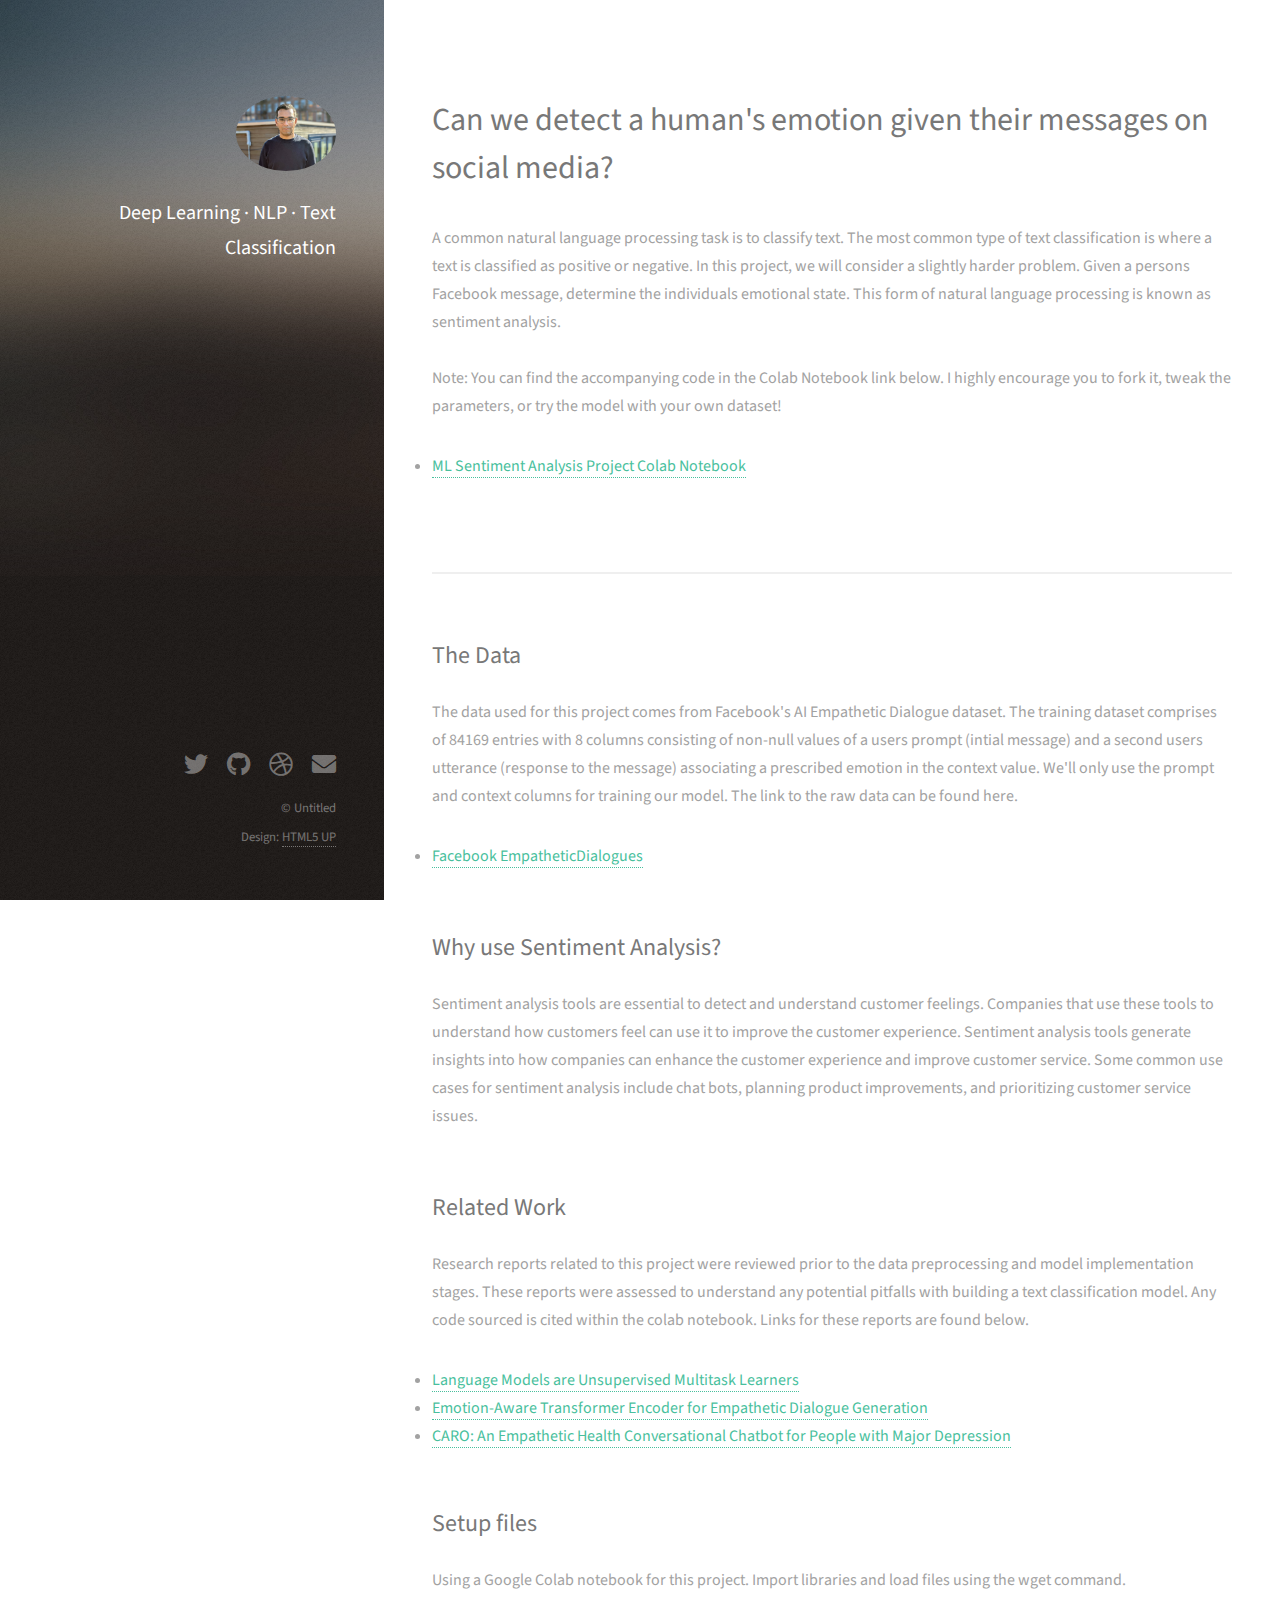
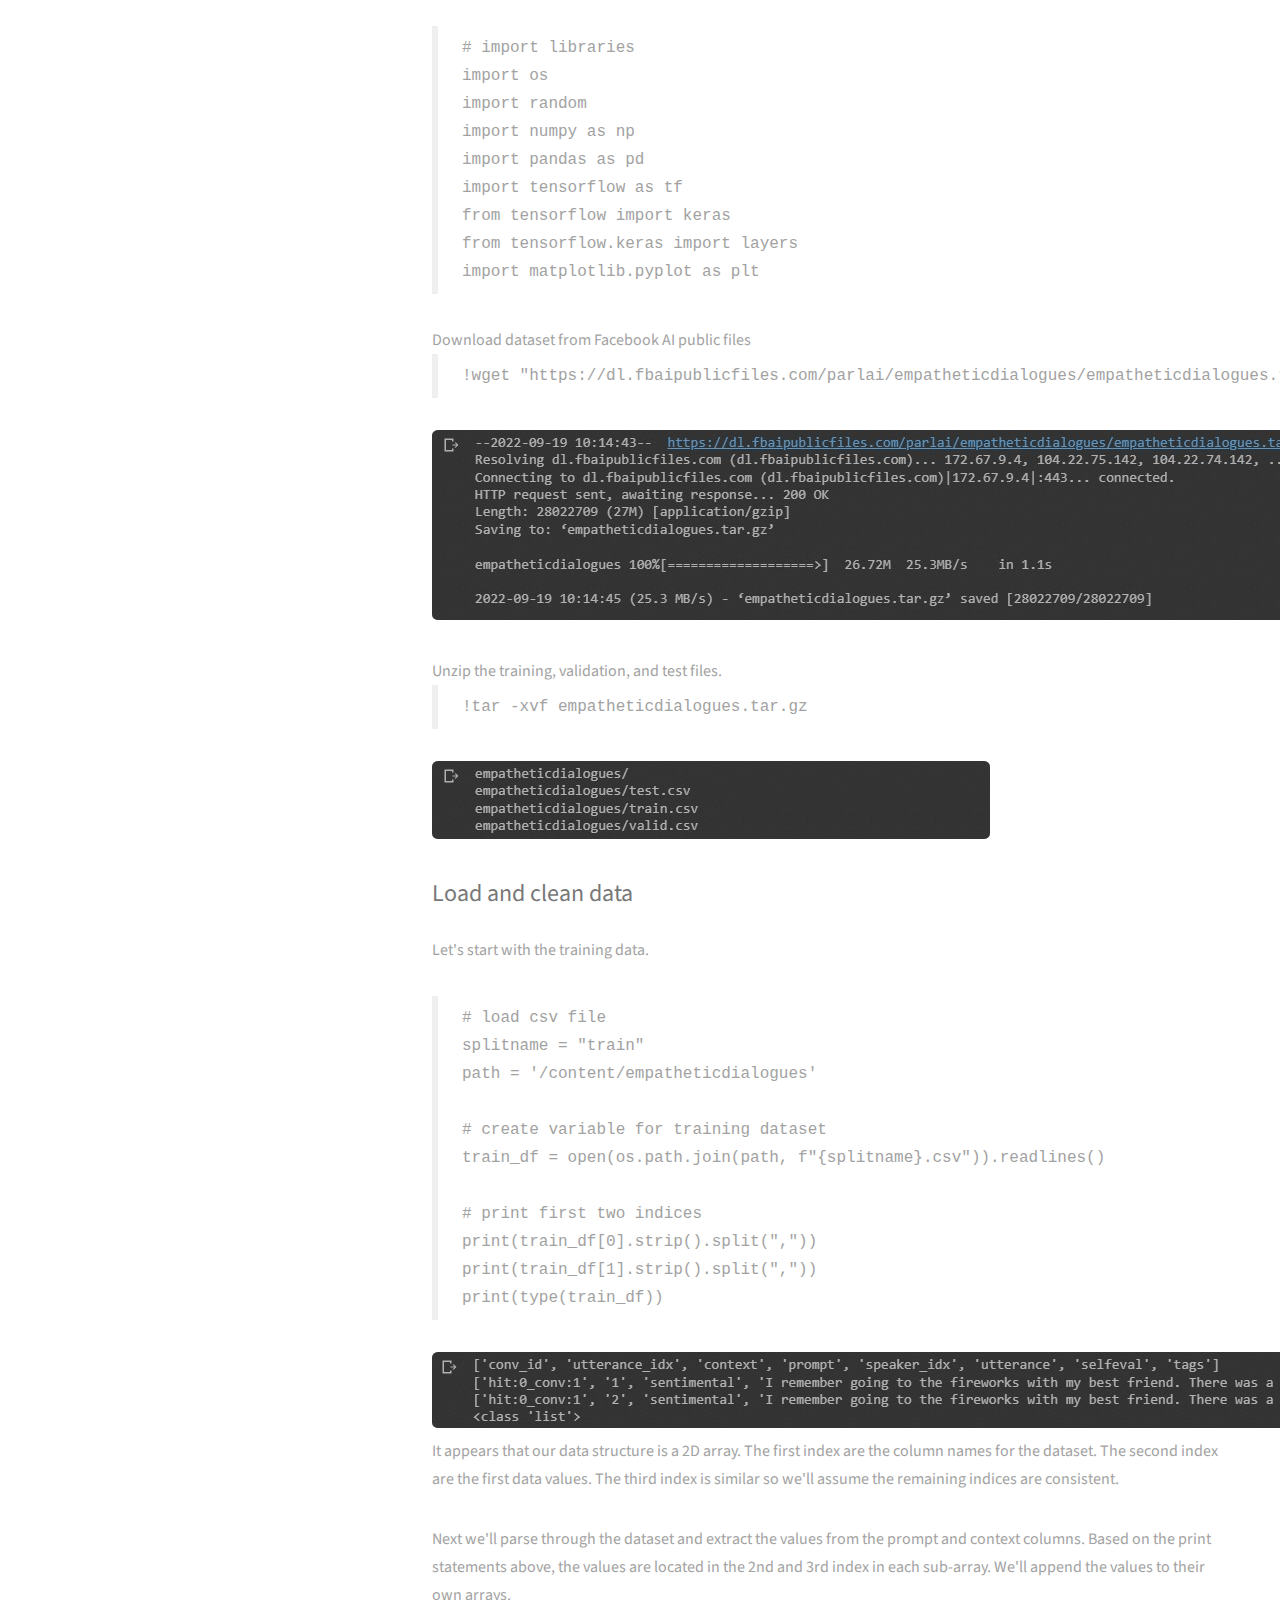
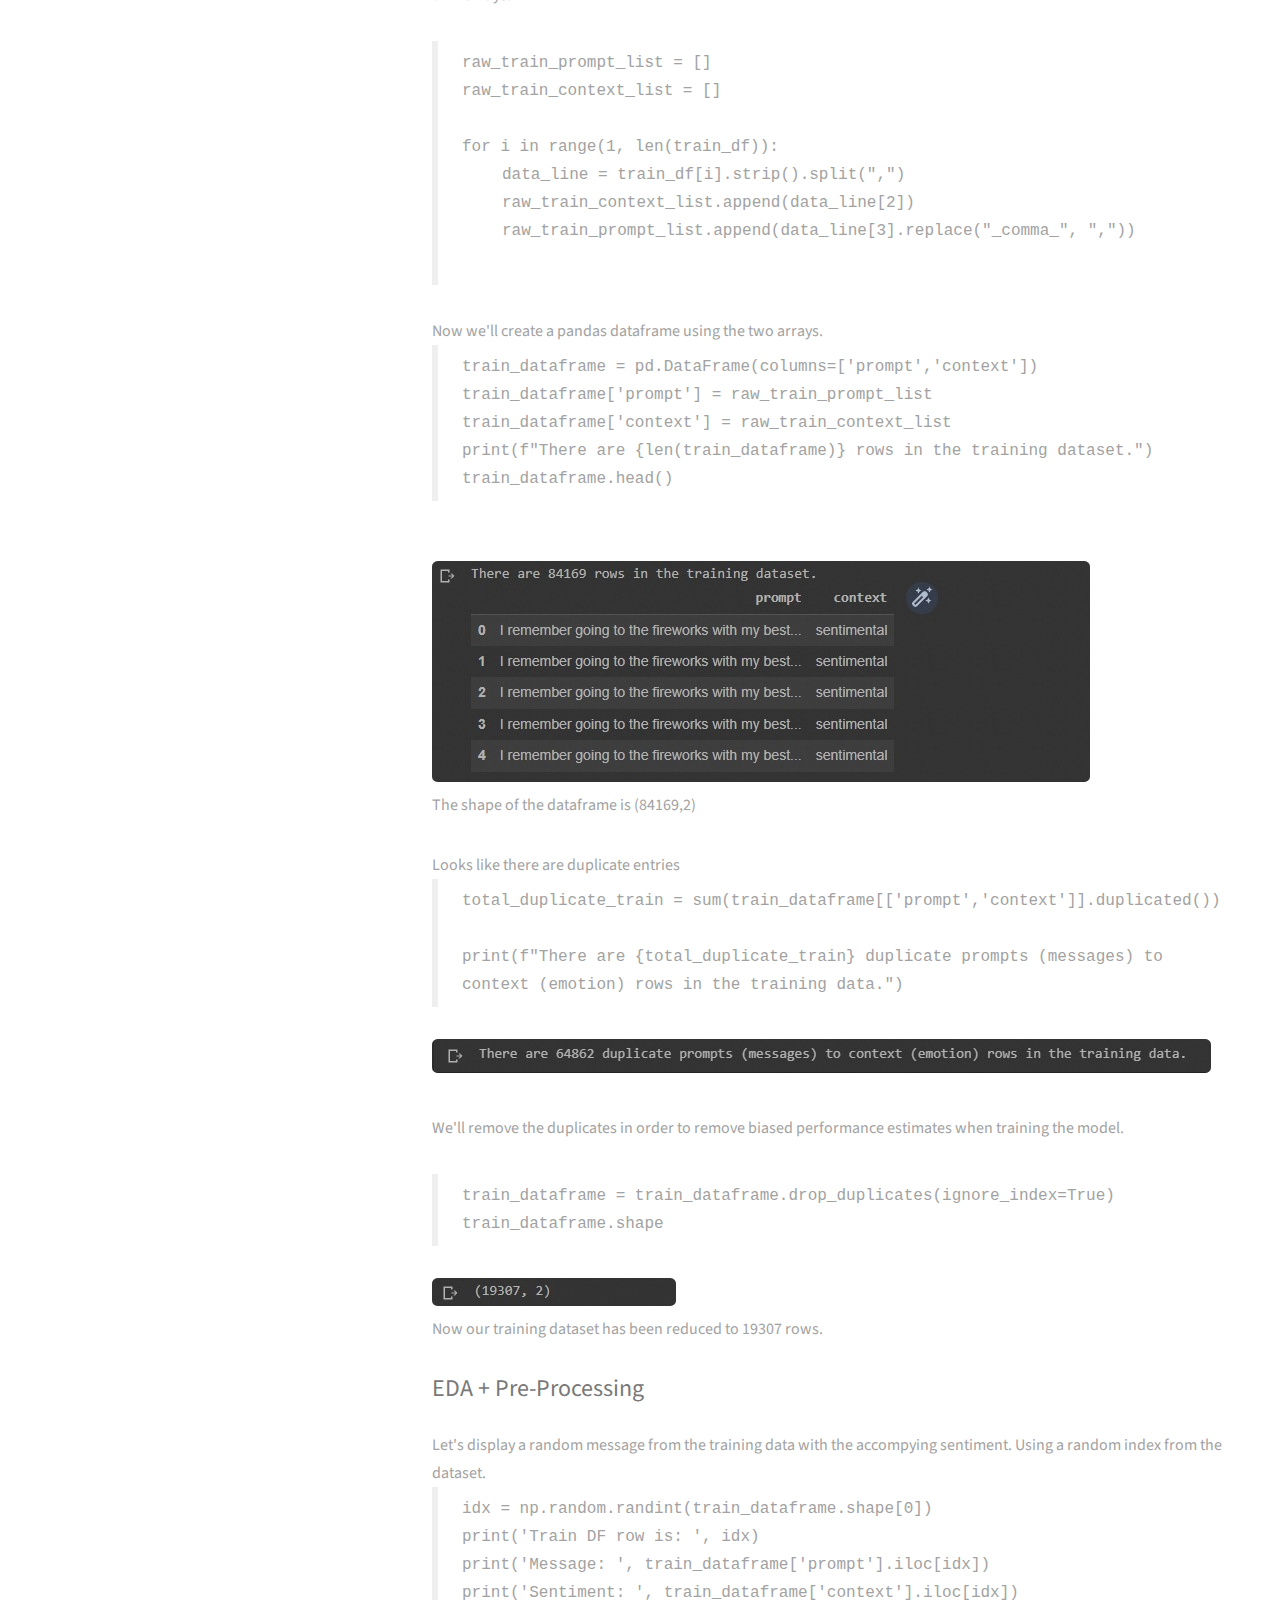
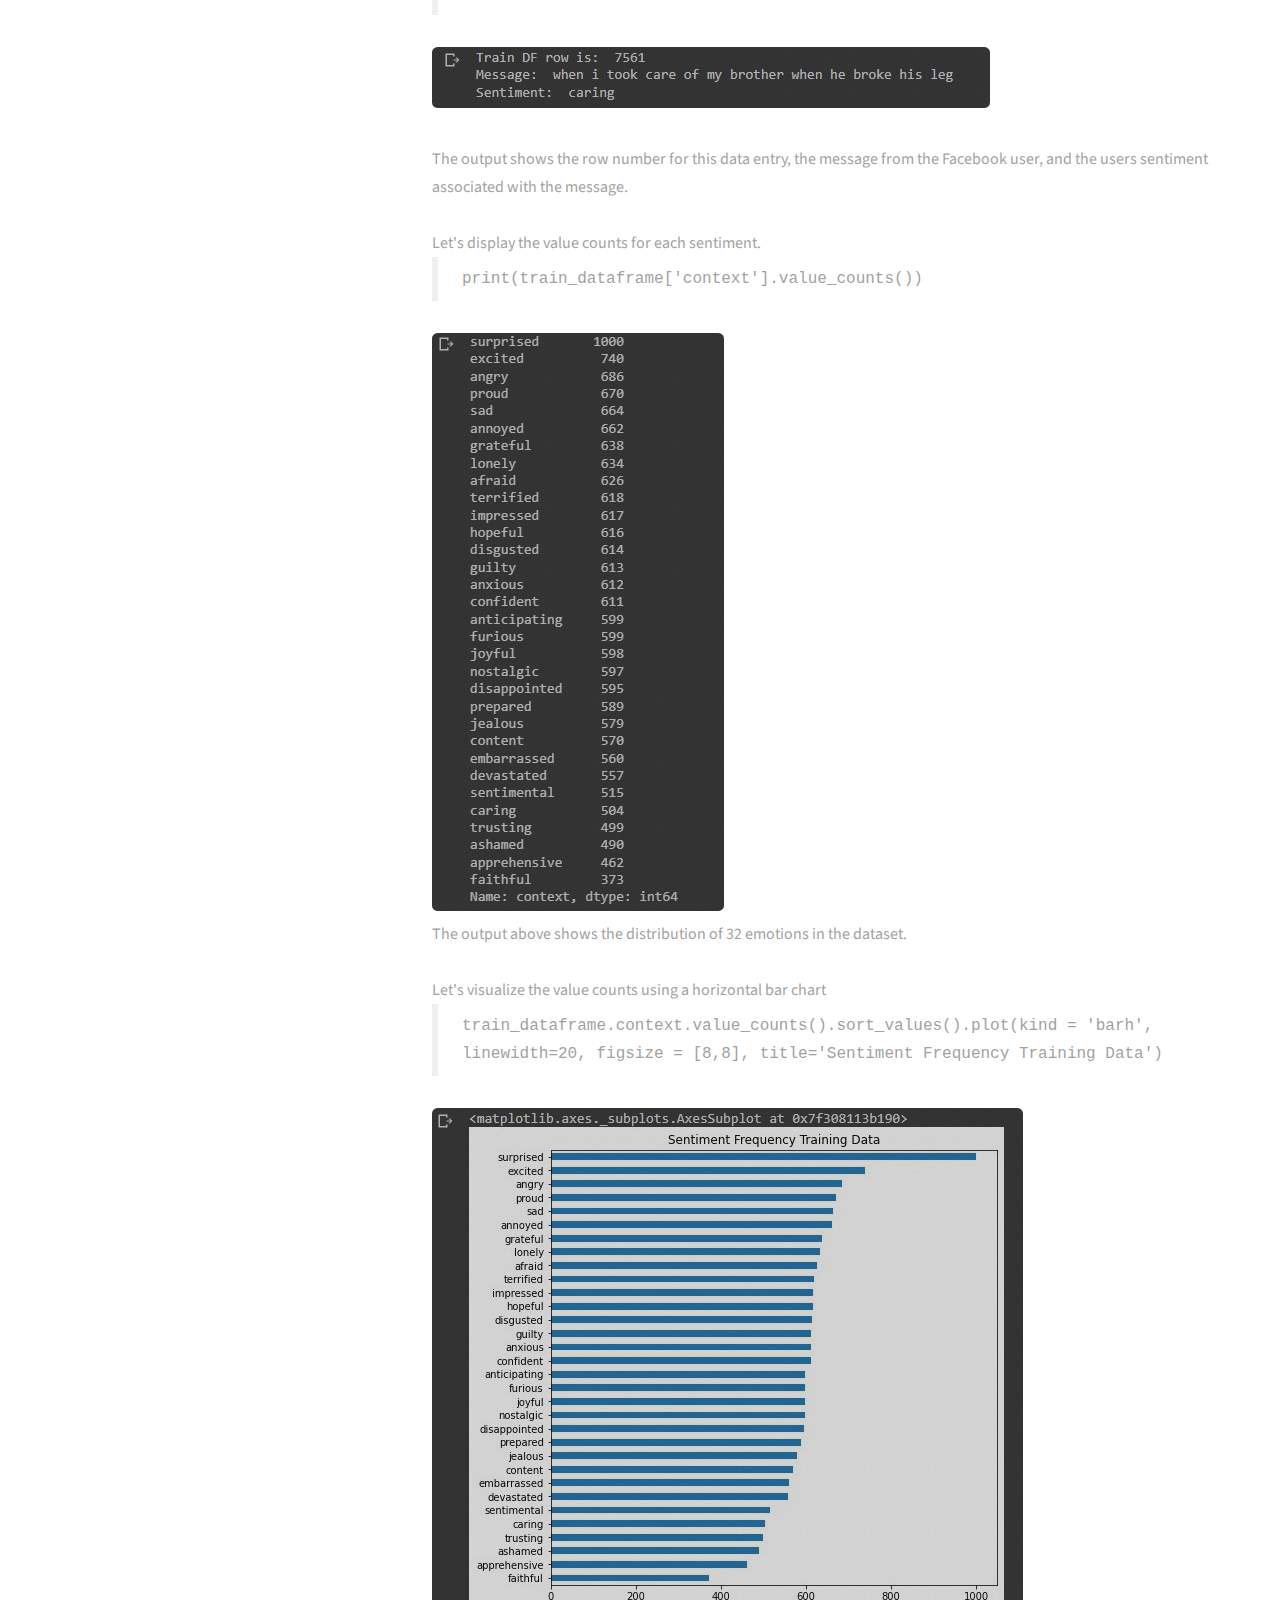
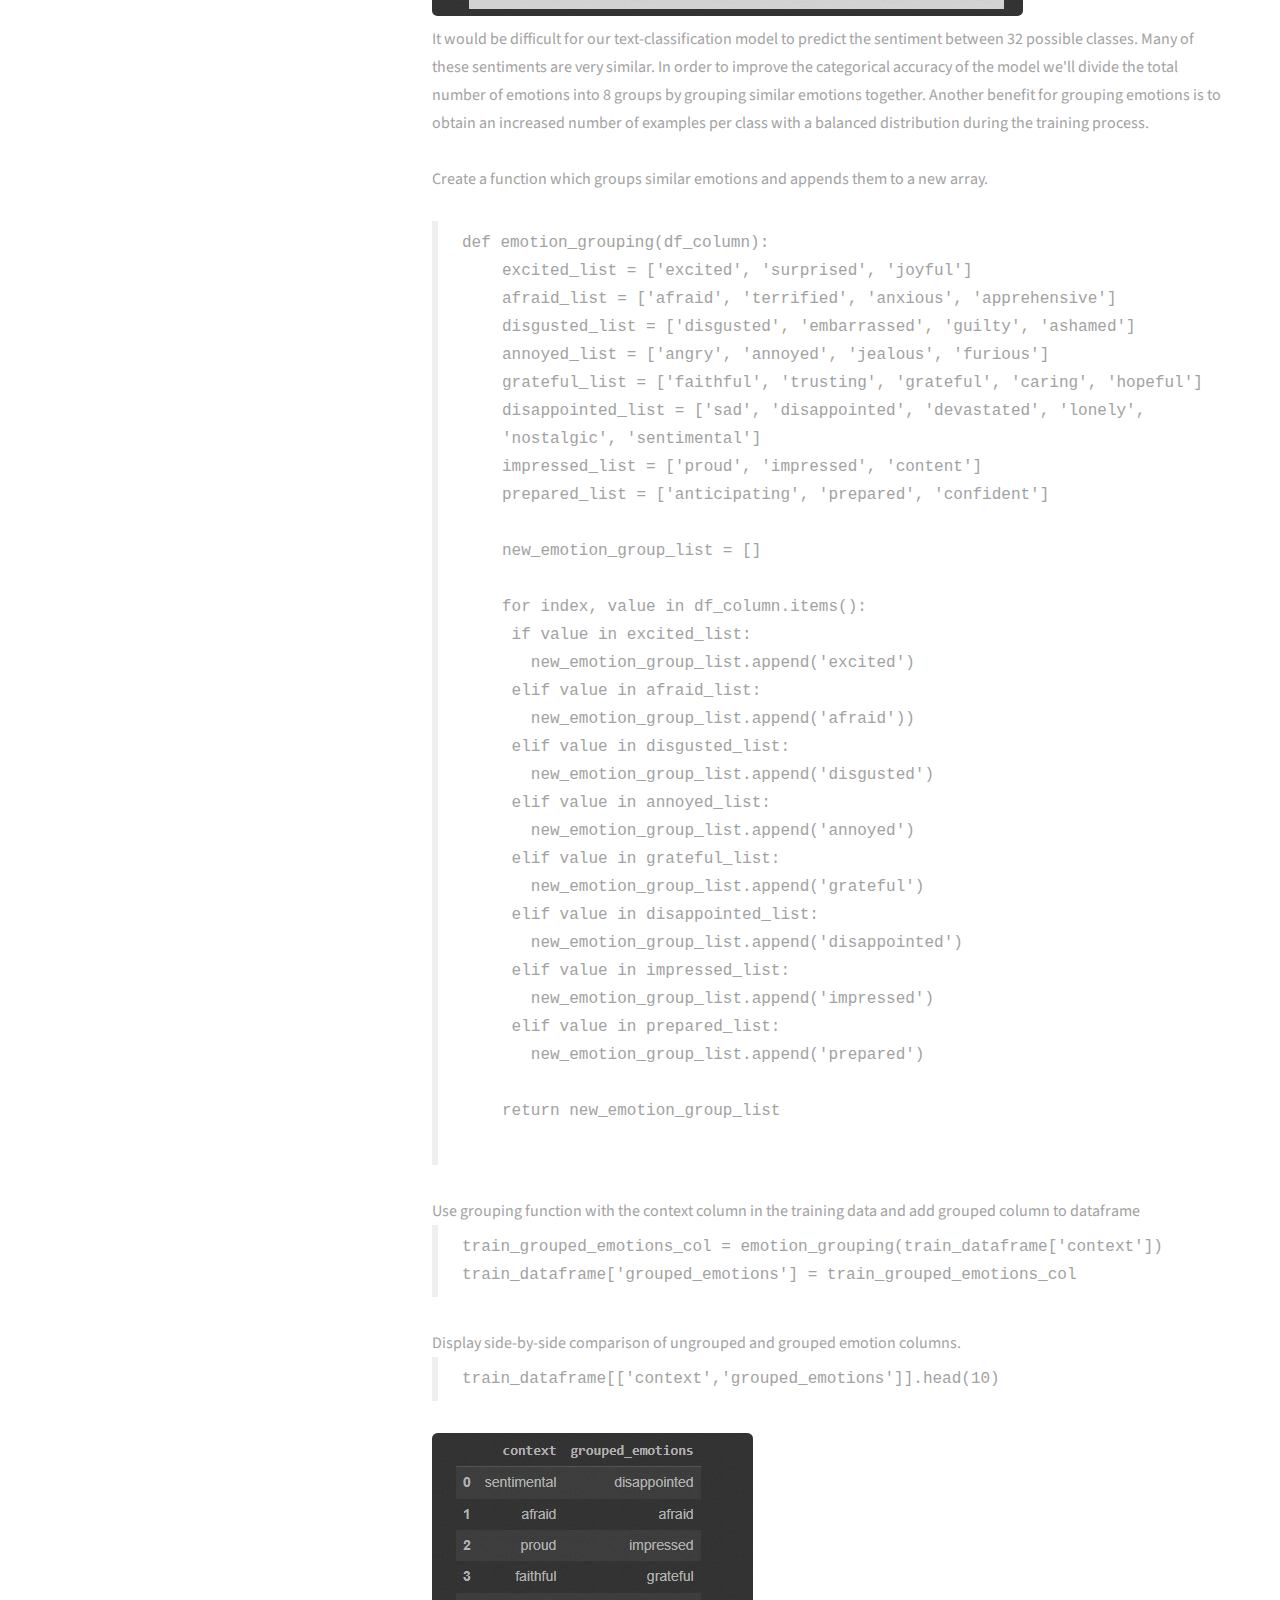
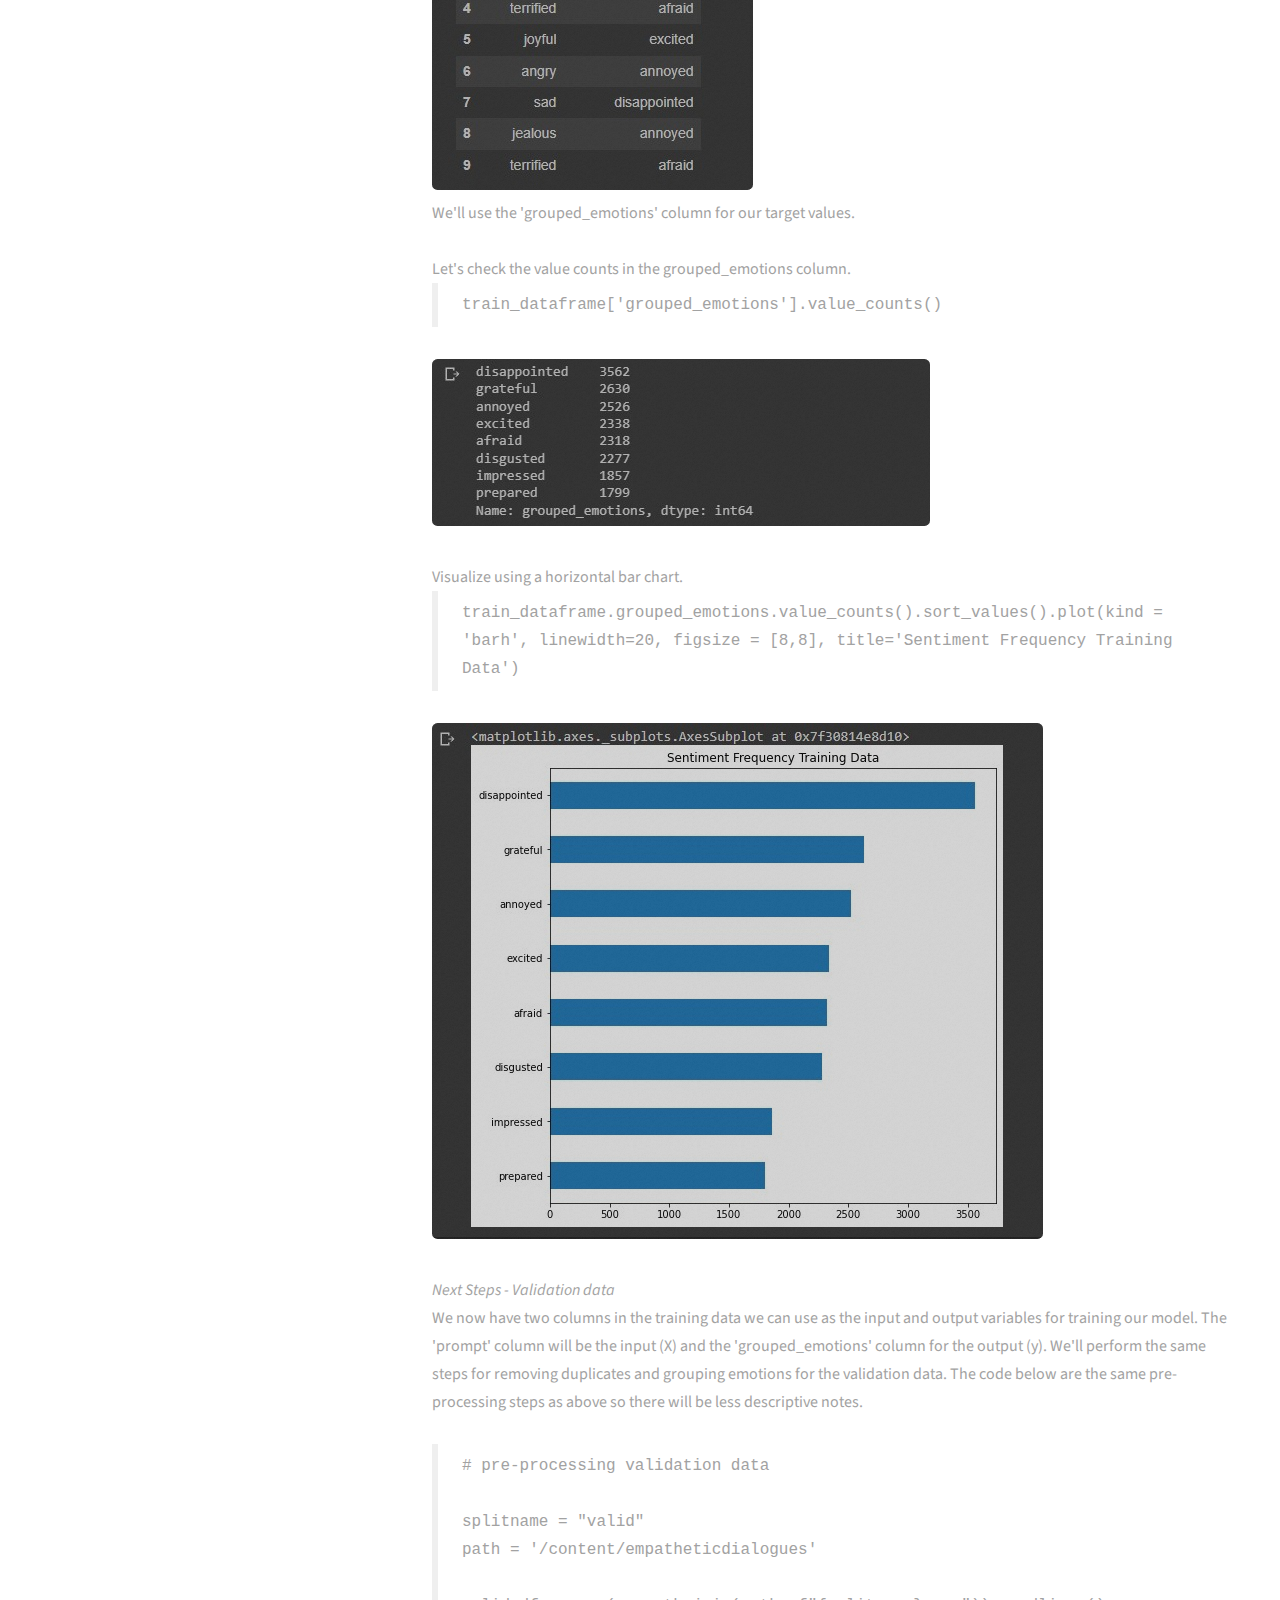
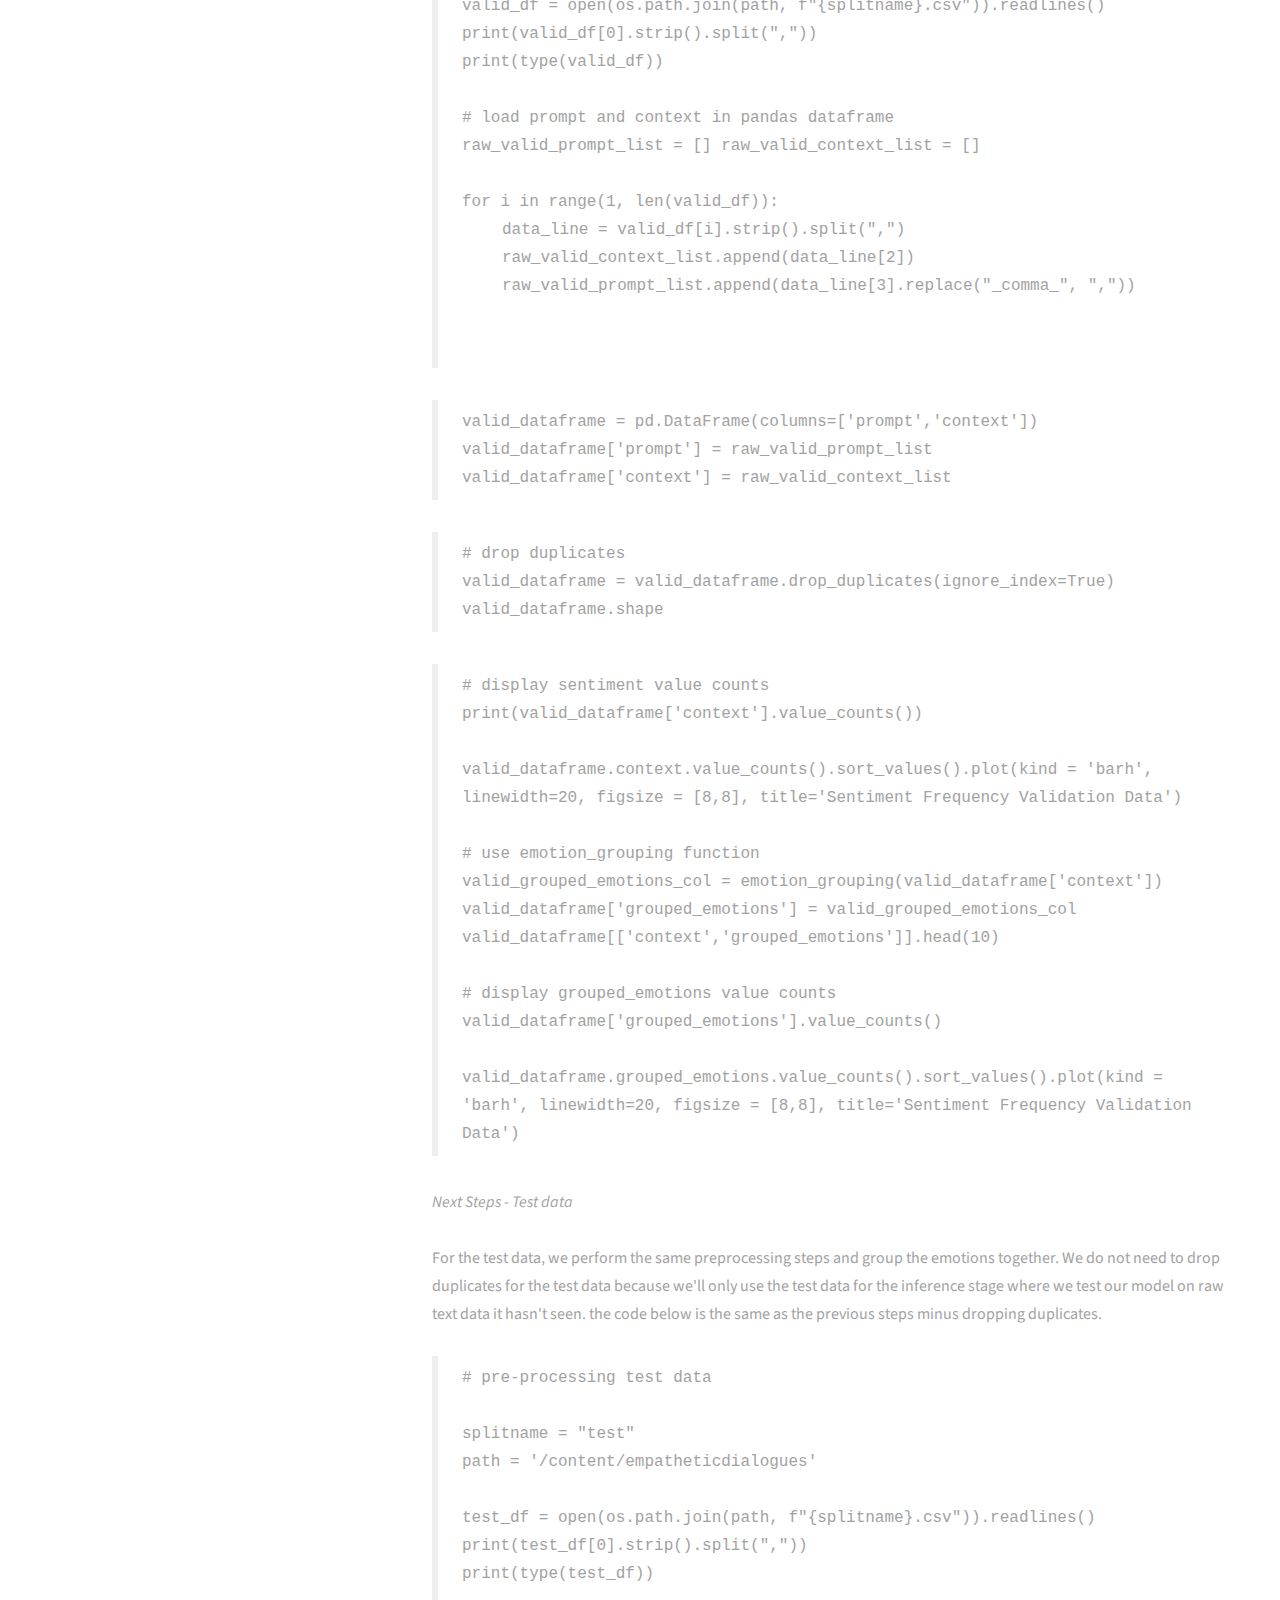
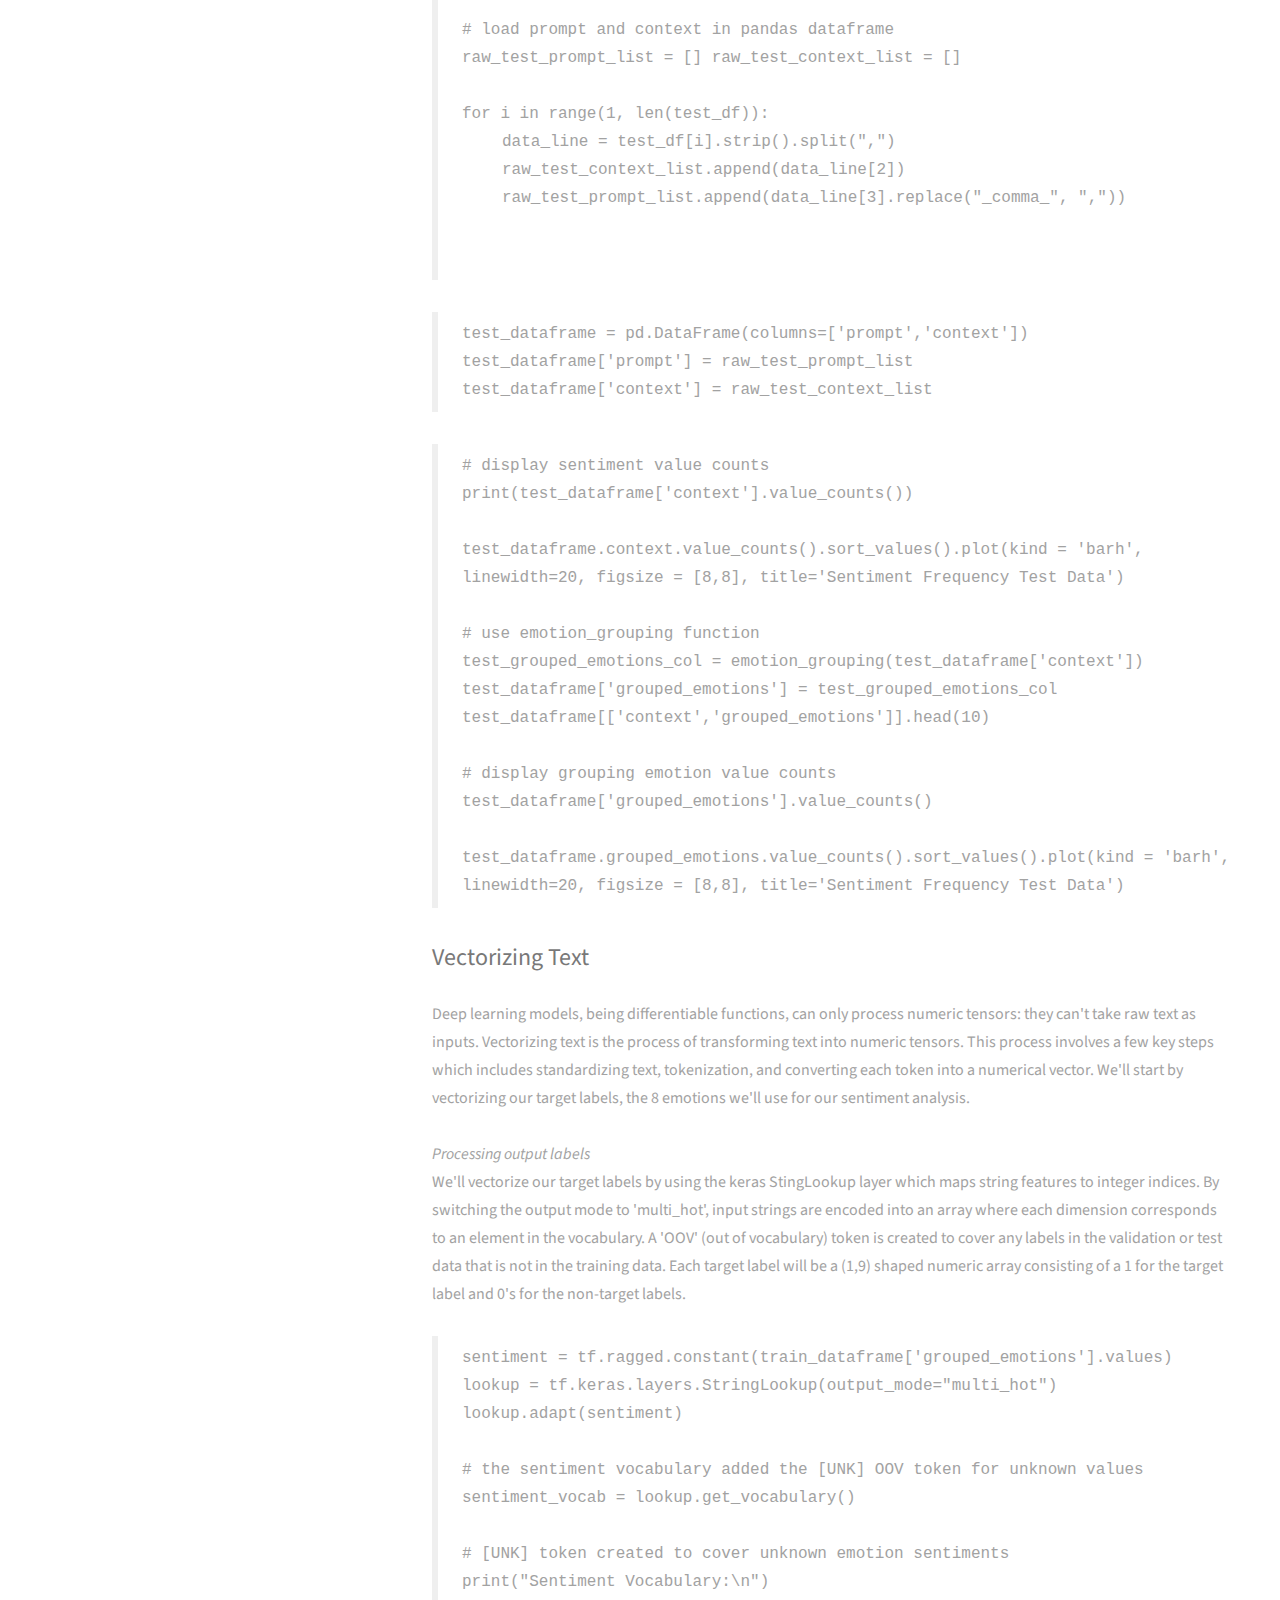
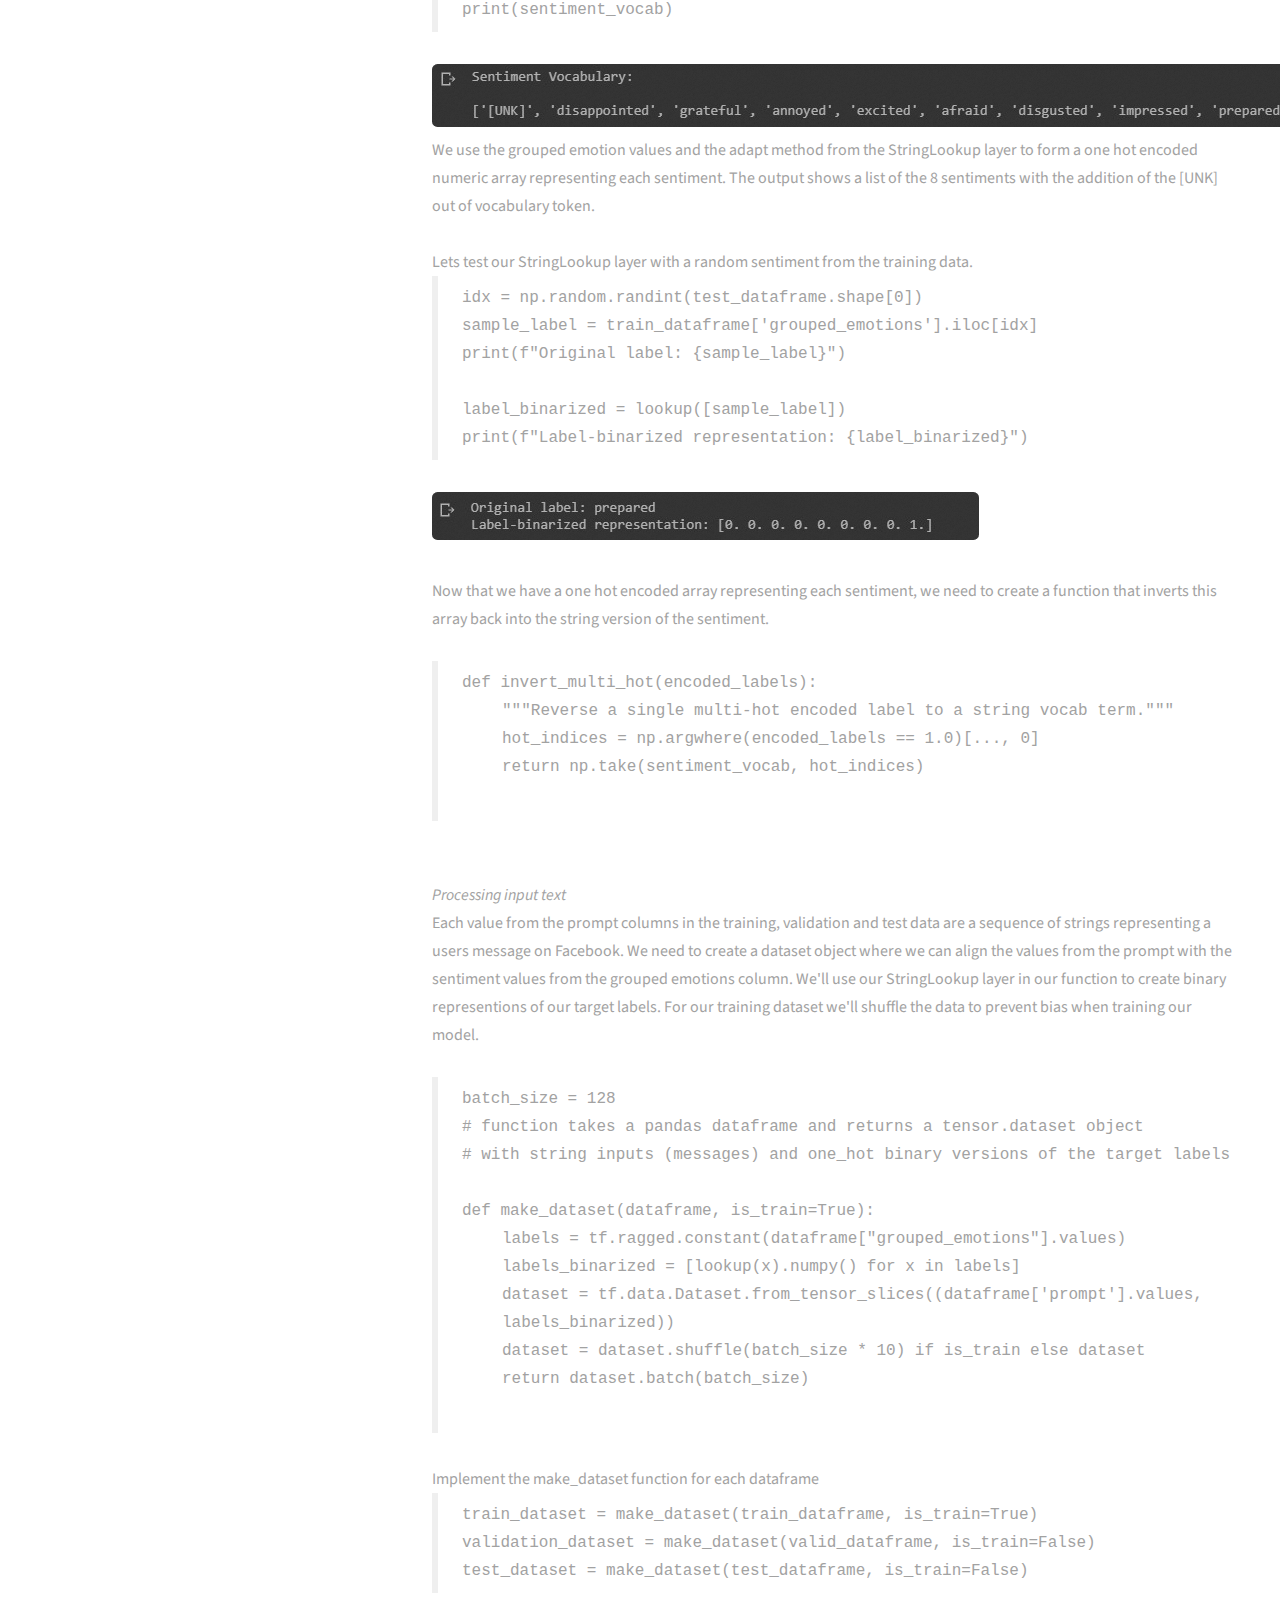
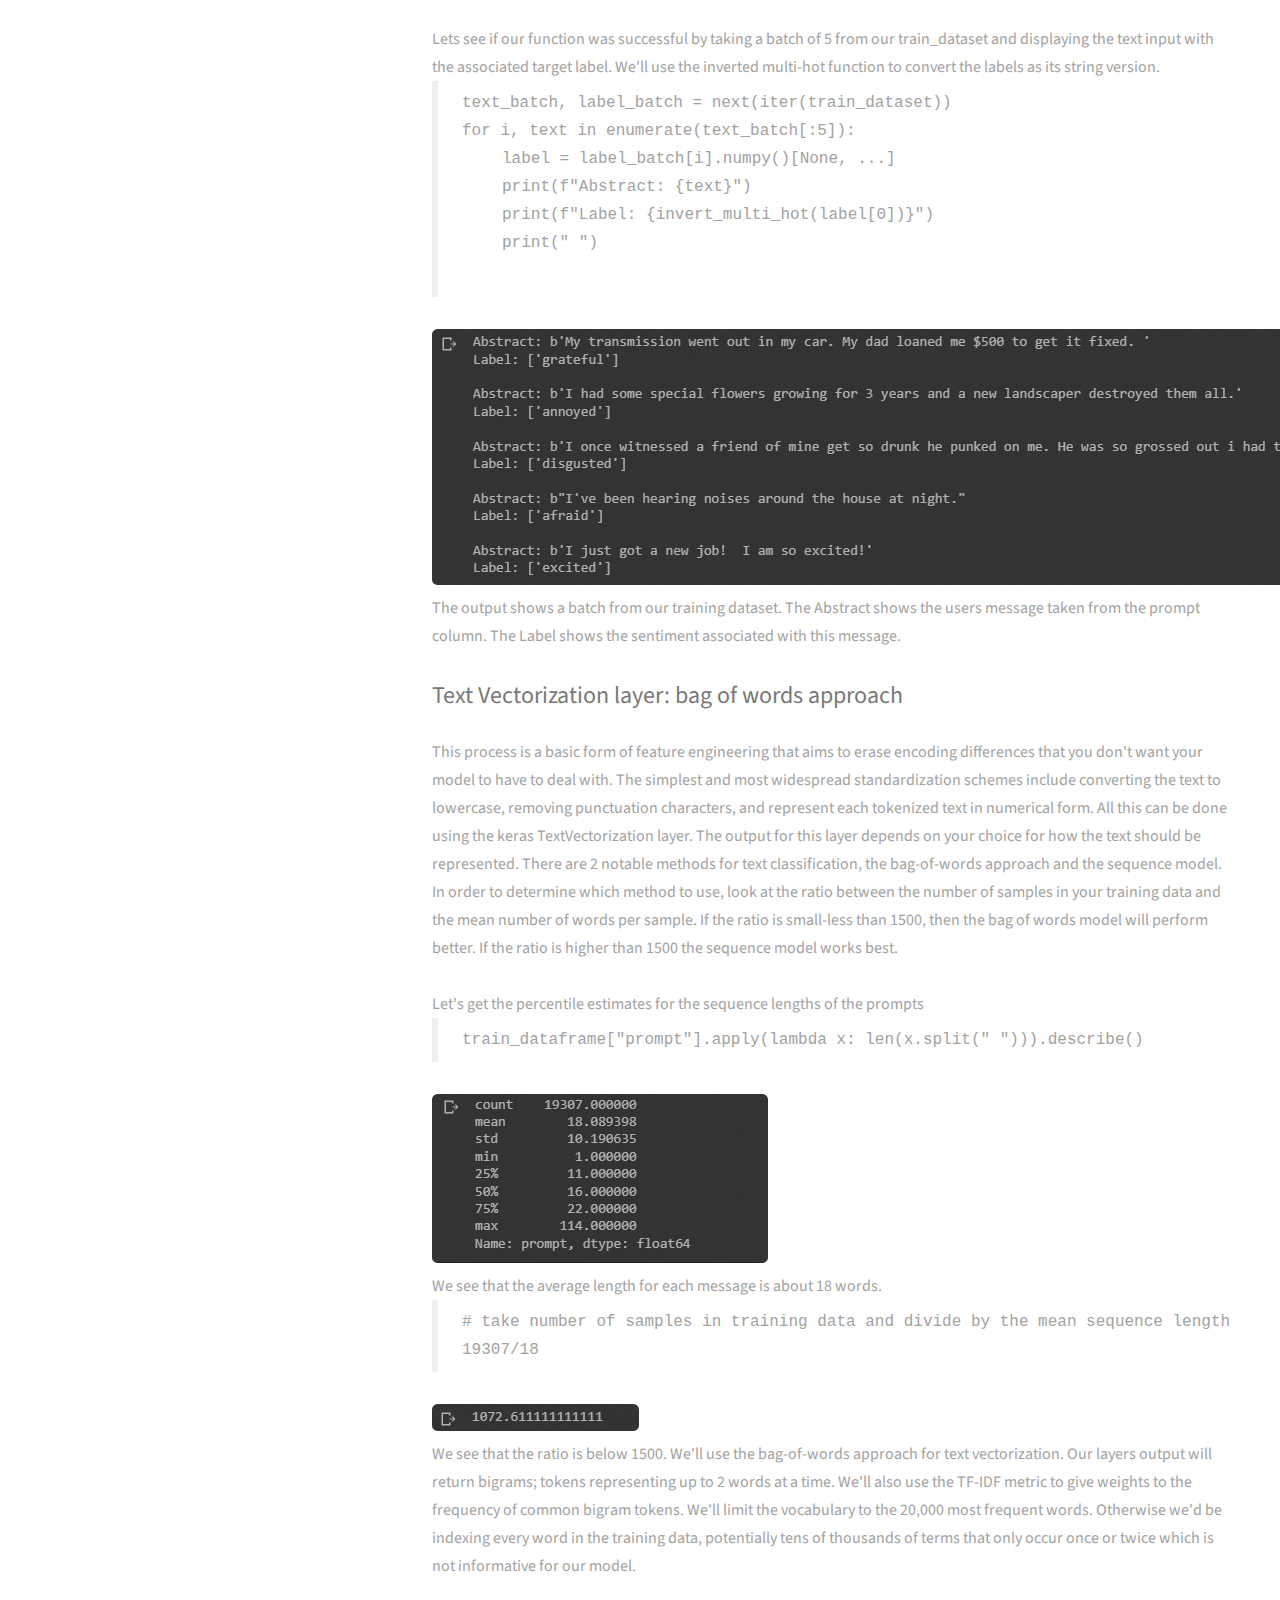
<file: projects/NLP/index.html>
<!DOCTYPE HTML>
<!--
	Strata by HTML5 UP
	html5up.net | @ajlkn
	Free for personal and commercial use under the CCA 3.0 license (html5up.net/license)
-->
<html>
	<head>
		<title>Strata by HTML5 UP</title>
		<meta charset="utf-8" />
		<meta name="viewport" content="width=device-width, initial-scale=1, user-scalable=no" />
		<link rel="stylesheet" href="assets/css/main.css" />
	</head>
	<body class="is-preload">

		<!-- Header -->
			<header id="header">
				<div class="inner">
					<a href="#" class="image avatar"><img src="images/thumbs/me_updated_2025.jpg" alt="" /></a>
					<h1><strong>Deep Learning · NLP · Text Classification</strong><br />
					<br />
					</a></h1>
				</div>
			</header>

		<!-- Main -->
			<div id="main">

				<!-- One -->
					<section id="one">
						<header class="major">
							<h2>Can we detect a human's emotion given their messages on social media?</h2>
						</header>
						<p>A common natural language processing task is to classify text. The most common type of text classification is where a text is classified as positive or negative. In this project, we will consider a slightly harder problem. Given a persons Facebook message, determine the individuals emotional state. This form of natural language processing is known as sentiment analysis. 
						</br>
						</br>
						Note: You can find the accompanying code in the Colab Notebook link below. I highly encourage you to fork it, tweak the parameters, or try the model with your own dataset!
		<li><a href="https://colab.research.google.com/drive/1Hi1uE-E917vSm4mvWx187uDKQsBd08fj?usp=sharing">ML Sentiment Analysis Project Colab Notebook</a></li>
						</br>
						</p>
					</section>

				<!-- Two -->
					<section id="two">
						<h2>The Data</h2>
						<p>The data used for this project comes from Facebook's AI Empathetic Dialogue dataset. The training dataset comprises of 84169 entries with 8 columns consisting of non-null values of a users prompt (intial message) and a second users utterance (response to the message) associating a prescribed emotion in the context value. We'll only use the prompt and context columns for training our model. The link to the raw data can be found here.    
						</br>
						<li><a href="https://github.com/facebookresearch/EmpatheticDialogues">Facebook EmpatheticDialogues</a></li>
						</br>
						</p>
						<h2>Why use Sentiment Analysis?</h2>
						<p>Sentiment analysis tools are essential to detect and understand customer feelings. Companies that use these tools to understand how customers feel can use it to improve the customer experience. Sentiment analysis tools generate insights into how companies can enhance the customer experience and improve customer service. Some common use cases for sentiment analysis include chat bots, planning product improvements, and prioritizing customer service issues. 
						</p>
						</br>
						<h2>Related Work</h2>
						<p>Research reports related to this project were reviewed prior to the data preprocessing and model implementation stages. These reports were assessed to understand any potential pitfalls with building a text classification model. Any code sourced is cited within the colab notebook. Links for these reports are found below.</p>

						<li><a href="https://cdn.openai.com/better-language-models/language_models_are_unsupervised_multitask_learners.pdf">Language Models are Unsupervised Multitask Learners</a></li>

						<li><a href="https://arxiv.org/ftp/arxiv/papers/2204/2204.11320.pdf">Emotion-Aware Transformer 	Encoder for Empathetic Dialogue Generation</a></li>

						<li><a href="https://cryptonymous9.github.io/files/project_files/CARO_Empathetic_Health_Conversational_Chatbot.pdf">CARO: An Empathetic Health Conversational Chatbot
						for People with Major Depression
						</a></li>
						</br>
						</br>

						<h2>Setup files</h2>

						<p>Using a Google Colab notebook for this project. Import libraries and load files using the wget command.
							<blockquote># import libraries
										</br>
										import os
										</br>
										import random
										</br>
										import numpy as np
										</br>
										import pandas as pd
										</br>
										import tensorflow as tf
										</br>
										from tensorflow import keras
										</br>
										from tensorflow.keras import layers
										</br>
										import matplotlib.pyplot as plt
							</blockquote>
							Download dataset from Facebook AI public files
							</br>
							<blockquote>
								!wget&nbsp"https://dl.fbaipublicfiles.com/parlai/empatheticdialogues/empatheticdialogues.tar.gz"
							</blockquote>
							<a href="images/thumbs/fb_dataset_download.jpg" class="image"><img src="images/thumbs/fb_dataset_download.jpg" alt="" /></a>
							</br>
							</br>
							Unzip the training, validation, and test files.
							<blockquote>
								!tar -xvf empatheticdialogues.tar.gz
							</blockquote>
							<a href="images/thumbs/unzip_files.jpg" class="image"><img src="images/thumbs/unzip_files.jpg" alt="" /></a>
							</br>
							</br>
							<h2>Load and clean data</h2>
							<p>
								Let's start with the training data. 
								<blockquote>
									# load csv file
									</br> 
									splitname = "train"
									</br>
									path = '/content/empatheticdialogues'
									</br>
									</br>
									# create variable for training dataset
									</br>
									train_df = open(os.path.join(path, f"{splitname}.csv")).readlines()
									</br>
									</br>
									# print first two indices
									</br>
									print(train_df[0].strip().split(","))
									</br>
									print(train_df[1].strip().split(","))
									</br>
									print(type(train_df))
								</blockquote>
								<a href="images/thumbs/raw_train_file.jpg" class="image"><img src="images/thumbs/raw_train_file.jpg" alt="" /></a>
								It appears that our data structure is a 2D array. The first index are the column names for the dataset. The second index are the first data values. The third index is similar so we'll assume the remaining indices are consistent.  
							</p>
							<p>
								Next we'll parse through the dataset and extract the values from the prompt and context columns. Based on the print statements above, the values are located in the 2nd and 3rd index in each sub-array. We'll append the values to their own arrays.
								<blockquote>
									raw_train_prompt_list = []
									</br>
									raw_train_context_list = []
									</br>
									</br>
									for i in range(1, len(train_df)):
									</br>
								  		<p class="tab">data_line = train_df[i].strip().split(",")
								  			</br>
										raw_train_context_list.append(data_line[2])
										</br>
									 	raw_train_prompt_list.append(data_line[3].replace("_comma_", ","))
									</br>
								</blockquote>
								Now we'll create a pandas dataframe using the two arrays.
								</br>
								<blockquote>
									train_dataframe = pd.DataFrame(columns=['prompt','context'])
									</br>
									train_dataframe['prompt'] = raw_train_prompt_list
									</br>
									train_dataframe['context'] = raw_train_context_list
									</br>
									print(f"There are {len(train_dataframe)} rows in the training dataset.")
									</br>
									train_dataframe.head()	
								</blockquote>
								</br>
								<a href="images/thumbs/train_df_head.jpg" class="image"><img src="images/thumbs/train_df_head.jpg" alt="" /></a>
								</br>
								The shape of the dataframe is (84169,2)
							</p>
							Looks like there are duplicate entries
							<blockquote>
								total_duplicate_train = sum(train_dataframe[['prompt','context']].duplicated())
								</br>
								</br>
								print(f"There are {total_duplicate_train} duplicate prompts (messages) to context (emotion) rows in the training data.")
								</br>
							</blockquote>
							<a href="images/thumbs/train_dups.jpg" class="image"><img src="images/thumbs/train_dups.jpg" alt="" /></a> 
						</p>
						<p>
							We'll remove the duplicates in order to remove biased performance estimates when training the model.
							<blockquote>
							train_dataframe = train_dataframe.drop_duplicates(ignore_index=True)
							</br>
							train_dataframe.shape
							</blockquote>	
							<a href="images/thumbs/train_no_dups.jpg" class="image"><img src="images/thumbs/train_no_dups.jpg" alt="" /></a> 
							</br>
							Now our training dataset has been reduced to 19307 rows.
							</br>
							</br>
							<h2>EDA + Pre-Processing</h2>
							Let's display a random message from the training data with the accompying sentiment. Using a random index from the dataset. 
							</br>
							<blockquote>
							idx = np.random.randint(train_dataframe.shape[0])
							</br>
							print('Train DF row is: ', idx)
							</br>
							print('Message: ', train_dataframe['prompt'].iloc[idx])
							</br>
							print('Sentiment: ', train_dataframe['context'].iloc[idx])
							</blockquote>	
							<a href="images/thumbs/train_rand_msg.jpg" class="image"><img src="images/thumbs/train_rand_msg.jpg" alt="" /></a>
							</br> 
							</br>
							The output shows the row number for this data entry, the message from the Facebook user, and the users sentiment associated with the message.
							</br>   
							</br>
							Let's display the value counts for each sentiment.
							<blockquote>
								print(train_dataframe['context'].value_counts()) 
							</blockquote>
							<a href="images/thumbs/train_context_vc.jpg" class="image"><img src="images/thumbs/train_context_vc.jpg" alt="" /></a>
							</br>
							The output above shows the distribution of 32 emotions in the dataset.
							</br>
							</br>
							Let's visualize the value counts using a horizontal bar chart
							<blockquote>
								train_dataframe.context.value_counts().sort_values().plot(kind = 'barh', linewidth=20, figsize = [8,8], title='Sentiment Frequency Training Data')
							</blockquote>
							<a href="images/thumbs/train_bar_chart_1.jpg" class="image"><img src="images/thumbs/train_bar_chart_1.jpg" alt="" /></a>
							</br>
							It would be difficult for our text-classification model to predict the sentiment between 32 possible classes. Many of these sentiments are very similar. In order to improve the categorical accuracy of the model we'll divide the total number of emotions into 8 groups by grouping similar emotions together. Another benefit for grouping emotions is to obtain an increased number of examples per class with a balanced distribution during the training process.
							</br> 
							</br> 
							Create a function which groups similar emotions and appends them to a new array.
							</br>
							</br>
							<blockquote>
								def emotion_grouping(df_column):
								  <p class="tab">excited_list = ['excited', 'surprised', 'joyful']
								  </br>
								  afraid_list = ['afraid', 'terrified', 'anxious', 'apprehensive']
								  </br>
								  disgusted_list = ['disgusted', 'embarrassed', 'guilty', 'ashamed']
								  </br>
								  annoyed_list = ['angry', 'annoyed', 'jealous', 'furious']
								  </br>
								  grateful_list = ['faithful', 'trusting', 'grateful', 'caring', 'hopeful']
								  </br>
								  disappointed_list = ['sad', 'disappointed', 'devastated', 'lonely', 'nostalgic', 'sentimental']
								  </br>
								  impressed_list = ['proud', 'impressed', 'content']
								  </br>
								  prepared_list = ['anticipating', 'prepared', 'confident']
								  </br>
								  </br>
								  new_emotion_group_list = []
								  </br>
								  </br>
								  for index, value in df_column.items():
								  </br>
								  &nbspif value in excited_list:
								  </br>
								  &nbsp&nbsp&nbspnew_emotion_group_list.append('excited')
								  </br>
								  &nbspelif value in afraid_list:
								  </br>
								  &nbsp&nbsp&nbspnew_emotion_group_list.append('afraid'))
								  </br>
								  &nbspelif value in disgusted_list:
								  </br>
								  &nbsp&nbsp&nbspnew_emotion_group_list.append('disgusted')
								  </br>
								  &nbspelif value in annoyed_list:
								  </br>
								  &nbsp&nbsp&nbspnew_emotion_group_list.append('annoyed')
								  </br>
								  &nbspelif value in grateful_list:
								  </br>
								  &nbsp&nbsp&nbspnew_emotion_group_list.append('grateful')
								  </br>
								  &nbspelif value in disappointed_list:
								  </br>
								  &nbsp&nbsp&nbspnew_emotion_group_list.append('disappointed')
								  </br>
								  &nbspelif value in impressed_list:
								  </br>
								  &nbsp&nbsp&nbspnew_emotion_group_list.append('impressed')
								  </br>
								  &nbspelif value in prepared_list:
								  </br>
								  &nbsp&nbsp&nbspnew_emotion_group_list.append('prepared')
								  </br>
								  </br>
								  return new_emotion_group_list
							</blockquote>
							Use grouping function with the context column in the training data and add grouped column to dataframe
							<blockquote>
								train_grouped_emotions_col = emotion_grouping(train_dataframe['context'])
								</br>
								train_dataframe['grouped_emotions'] = train_grouped_emotions_col
							</blockquote>
							Display side-by-side comparison of ungrouped and grouped emotion columns.
							<blockquote>
								train_dataframe[['context','grouped_emotions']].head(10)
							</blockquote>
							<a href="images/thumbs/grouped_side_by_side.jpg" class="image"><img src="images/thumbs/grouped_side_by_side.jpg" alt="" /></a>
							</br>
							We'll use the 'grouped_emotions' column for our target values.
							</br>
							</br>
 							Let's check the value counts in the grouped_emotions column.
							<blockquote>
								train_dataframe['grouped_emotions'].value_counts()
							</blockquote>
							<a href="images/thumbs/train_grouped_vc.jpg" class="image"><img src="images/thumbs/train_grouped_vc.jpg" alt="" /></a>
							</br>
							</br>
							Visualize using a horizontal bar chart.
							<blockquote>
								train_dataframe.grouped_emotions.value_counts().sort_values().plot(kind = 'barh', linewidth=20, figsize = [8,8], title='Sentiment Frequency Training Data')
							</blockquote>
							<a href="images/thumbs/grouped_h_chart.jpg" class="image"><img src="images/thumbs/grouped_h_chart.jpg" alt="" /></a>
							</br>
							</br>
							<i>Next Steps - Validation data</i>
							</br>
							We now have two columns in the training data we can use as the input and output variables for training our model. The 'prompt' column will be the input (X) and the 'grouped_emotions' column for the output (y). We'll perform the same steps for removing duplicates and grouping emotions for the validation data. The code below are the same pre-processing steps as above so there will be less descriptive notes.
							</br>
							</br>
							<blockquote>
								# pre-processing validation data
								</br>
								</br>
								splitname = "valid"
								</br>
								path = '/content/empatheticdialogues'
								</br>
								</br>
								valid_df = open(os.path.join(path, f"{splitname}.csv")).readlines()
								</br>
								print(valid_df[0].strip().split(","))
								</br>
								print(type(valid_df))
								</br>
								</br>
								# load prompt and context in pandas dataframe
								</br>
								raw_valid_prompt_list = []
								raw_valid_context_list = []
								</br>
								</br>
								for i in range(1, len(valid_df)):
								  <p class="tab">data_line = valid_df[i].strip().split(",")
								  </br>
								  raw_valid_context_list.append(data_line[2])
								  </br>
								  raw_valid_prompt_list.append(data_line[3].replace("_comma_", ","))	
								</br>
								</br>
							</blockquote>
							<blockquote>
								valid_dataframe = pd.DataFrame(columns=['prompt','context'])
								</br>
								valid_dataframe['prompt'] = raw_valid_prompt_list
								</br>
								valid_dataframe['context'] = raw_valid_context_list
							</blockquote>
							<blockquote>
								# drop duplicates
								</br>
								valid_dataframe = valid_dataframe.drop_duplicates(ignore_index=True)
								valid_dataframe.shape
							</blockquote> 
							<blockquote>
								# display sentiment value counts
								</br>
								print(valid_dataframe['context'].value_counts())
								</br>
								</br>
								valid_dataframe.context.value_counts().sort_values().plot(kind = 'barh', linewidth=20, figsize = [8,8], title='Sentiment Frequency Validation Data')
								</br>
								</br>
								# use emotion_grouping function
								</br>
								valid_grouped_emotions_col = emotion_grouping(valid_dataframe['context'])
								</br>
								valid_dataframe['grouped_emotions'] = valid_grouped_emotions_col
								</br>
								valid_dataframe[['context','grouped_emotions']].head(10)
								</br>
								</br>
								# display grouped_emotions value counts
								</br>
								valid_dataframe['grouped_emotions'].value_counts()
								</br>
								</br>
								valid_dataframe.grouped_emotions.value_counts().sort_values().plot(kind = 'barh', linewidth=20, figsize = [8,8], title='Sentiment Frequency Validation Data')
							</blockquote>
							<i>Next Steps - Test data</i>
							</br>
							</br>
							For the test data, we perform the same preprocessing steps and group the emotions together. We do not need to drop duplicates for the test data because we'll only use the test data for the inference stage where we test our model on raw text data it hasn't seen. the code below is the same as the previous steps minus dropping duplicates.
							</br>
							</br>   
							<blockquote>
								# pre-processing test data
								</br>
								</br>
								splitname = "test"
								</br>
								path = '/content/empatheticdialogues'
								</br>
								</br>
								test_df = open(os.path.join(path, f"{splitname}.csv")).readlines()
								</br>
								print(test_df[0].strip().split(","))
								</br>
								print(type(test_df))
								</br>
								</br>
								# load prompt and context in pandas dataframe
								</br>
								raw_test_prompt_list = []
								raw_test_context_list = []
								</br>
								</br>
								for i in range(1, len(test_df)):
								  <p class="tab">data_line = test_df[i].strip().split(",")
								  </br>
								  raw_test_context_list.append(data_line[2])
								  </br>
								  raw_test_prompt_list.append(data_line[3].replace("_comma_", ","))	
								</br>
								</br>
							</blockquote>
							<blockquote>
								test_dataframe = pd.DataFrame(columns=['prompt','context'])
								</br>
								test_dataframe['prompt'] = raw_test_prompt_list
								</br>
								test_dataframe['context'] = raw_test_context_list
							</blockquote>
							<blockquote>
								# display sentiment value counts
								</br>
								print(test_dataframe['context'].value_counts())
								</br>
								</br>
								test_dataframe.context.value_counts().sort_values().plot(kind = 'barh', linewidth=20, figsize = [8,8], title='Sentiment Frequency Test Data')
								</br>
								</br>
								# use emotion_grouping function
								</br>
								test_grouped_emotions_col = emotion_grouping(test_dataframe['context'])
								</br>
								test_dataframe['grouped_emotions'] = test_grouped_emotions_col
								</br>
								test_dataframe[['context','grouped_emotions']].head(10)
								</br>
								</br>
								# display grouping emotion value counts
								</br>
								test_dataframe['grouped_emotions'].value_counts()
								</br>
								</br>
								test_dataframe.grouped_emotions.value_counts().sort_values().plot(kind = 'barh', linewidth=20, figsize = [8,8], title='Sentiment Frequency Test Data')
							</blockquote>
							<h2>Vectorizing Text</h2>
							Deep learning models, being differentiable functions, can only process numeric tensors: they can't take raw text as inputs. Vectorizing text is the process of transforming text into numeric tensors. This process involves a few key steps which includes standardizing text, tokenization, and converting each token into a numerical vector. We'll start by vectorizing our target labels, the 8 emotions we'll use for our sentiment analysis. 
							</br>
							</br>
							<i>Processing output labels</i>
							</br>
							We'll vectorize our target labels by using the keras StingLookup layer which maps string features to integer indices. By switching the output mode to 'multi_hot', input strings are encoded into an array where each dimension corresponds to an element in the vocabulary. A 'OOV' (out of vocabulary) token is created to cover any labels in the validation or test data that is not in the training data. Each target label will be a (1,9) shaped numeric array consisting of a 1 for the target label and 0's for the non-target labels. 
							</br>
							</br>
							<blockquote>
								sentiment = tf.ragged.constant(train_dataframe['grouped_emotions'].values)
								</br>
								lookup = tf.keras.layers.StringLookup(output_mode="multi_hot")
								</br>
								lookup.adapt(sentiment)
								</br>
								</br>
								# the sentiment vocabulary added the [UNK] OOV token for unknown values
								</br>
								sentiment_vocab = lookup.get_vocabulary()
								</br>
								</br>
								# [UNK] token created to cover unknown emotion sentiments
								</br>
								print("Sentiment Vocabulary:\n")
								</br>
								print(sentiment_vocab)
							</blockquote>
							<a href="images/thumbs/sent_vocab.jpg" class="image"><img src="images/thumbs/sent_vocab.jpg" alt="" /></a>
							</br>
							We use the grouped emotion values and the adapt method from the StringLookup layer to form a one hot encoded numeric array representing each sentiment.
							The output shows a list of the 8 sentiments with the addition of the [UNK] out of vocabulary token. 
							</br>
							</br>
							Lets test our StringLookup layer with a random sentiment from the training data.
							<blockquote>
								idx = np.random.randint(test_dataframe.shape[0])
								</br>
								sample_label = train_dataframe['grouped_emotions'].iloc[idx]
								</br>
								print(f"Original label: {sample_label}")
								</br>
								</br>
								label_binarized = lookup([sample_label])
								</br>
								print(f"Label-binarized representation: {label_binarized}")	
							</blockquote>
							<a href="images/thumbs/test_lookup.jpg" class="image"><img src="images/thumbs/test_lookup.jpg" alt="" /></a>
							</br>
							</br>	
							Now that we have a one hot encoded array representing each sentiment, we need to create a function that inverts this array back into the string version of the sentiment.
							</br>
							</br>
							<blockquote>
								def invert_multi_hot(encoded_labels):
								</br>
							    <p class="tab">"""Reverse a single multi-hot encoded label to a string vocab term."""
							    </br>
							    hot_indices = np.argwhere(encoded_labels == 1.0)[..., 0]
							    </br>
							    return np.take(sentiment_vocab, hot_indices)
							</blockquote>
							</br>
							<i>Processing input text</i>
							</br>
							Each value from the prompt columns in the training, validation and test data are a sequence of strings representing a users message on Facebook. We need to create a dataset object where we can align the values from the prompt with the sentiment values from the grouped emotions column. We'll use our StringLookup layer in our function to create binary representions of our target labels. For our training dataset we'll shuffle the data to prevent bias when training our model.
							</br> 
							</br> 
							<blockquote>
								batch_size = 128
								</br>
								# function takes a pandas dataframe and returns a tensor.dataset object
								</br>
								# with string inputs (messages) and one_hot binary versions of the target labels
								</br>
								</br>
								def make_dataset(dataframe, is_train=True):
								    <p class="tab">labels = tf.ragged.constant(dataframe["grouped_emotions"].values)
								    </br>
								    labels_binarized = [lookup(x).numpy() for x in labels]
								    </br>
								    dataset = tf.data.Dataset.from_tensor_slices((dataframe['prompt'].values, labels_binarized))
								    </br>
								    dataset = dataset.shuffle(batch_size * 10) if is_train else dataset
								    </br>
								    return dataset.batch(batch_size)
							</blockquote>
							Implement the make_dataset function for each dataframe   
							<blockquote>
								train_dataset = make_dataset(train_dataframe, is_train=True)
								</br>
								validation_dataset = make_dataset(valid_dataframe, is_train=False)
								</br>
								test_dataset = make_dataset(test_dataframe, is_train=False)
							</blockquote>
							Lets see if our function was successful by taking a batch of 5 from our train_dataset and displaying the text input with the associated target label. We'll use the inverted multi-hot function to convert the labels as its string version.
							<blockquote>
								text_batch, label_batch = next(iter(train_dataset))
								</br>
								for i, text in enumerate(text_batch[:5]):
								</br>
								    <p class="tab">label = label_batch[i].numpy()[None, ...]
								    </br>
								    print(f"Abstract: {text}")
								    </br>
								    print(f"Label: {invert_multi_hot(label[0])}")
								    </br>
								    print(" ")
							</blockquote>
							<a href="images/thumbs/train_df_display.jpg" class="image"><img src="images/thumbs/train_df_display.jpg" alt="" /></a>							
							</br>
							The output shows a batch from our training dataset. The Abstract shows the users message taken from the prompt column. The Label shows the sentiment associated with this message.
							</br>
							</br>
							<h2>Text Vectorization layer: bag of words approach</h2>
							This process is a basic form of feature engineering that aims to erase encoding differences that you don't want your model to have to deal with. The simplest and most widespread standardization schemes include converting the text to lowercase, removing punctuation characters, and represent each tokenized text in numerical form. All this can be done using the keras TextVectorization layer. The output for this layer depends on your choice for how the text should be represented. There are 2 notable methods for text classification, the bag-of-words approach and the sequence model. In order to determine which method to use, look at the ratio between the number of samples in your training data and the mean number of words per sample. If the ratio is small-less than 1500, then the bag of words model will perform better. If the ratio is higher than 1500 the sequence model works best.  
							</br> 
							</br>
							Let's get the percentile estimates for the sequence lengths of the prompts
							</br>      
							<blockquote>
								train_dataframe["prompt"].apply(lambda x: len(x.split(" "))).describe()
							</blockquote>
							<a href="images/thumbs/percent_est.jpg" class="image"><img src="images/thumbs/percent_est.jpg" alt="" /></a>
							</br> 
							We see that the average length for each message is about 18 words.
							</br>
							<blockquote>
								# take number of samples in training data and divide by the mean sequence length
								</br>
								19307/18
							</blockquote>	
							<a href="images/thumbs/ratio.jpg" class="image"><img src="images/thumbs/ratio.jpg" alt="" /></a>
							</br>
							We see that the ratio is below 1500. We'll use the bag-of-words approach for text vectorization. Our layers output will return bigrams; tokens representing up to 2 words at a time. We'll also use the TF-IDF metric to give weights to the frequency of common bigram tokens. We'll limit the vocabulary to the 20,000 most frequent words. Otherwise we'd be indexing every word in the training data, potentially tens of thousands of terms that only occur once or twice which is not informative for our model.    
							</br>
							</br>
							<blockquote>
								max_tokens = 20000
								</br>
								auto = tf.data.AUTOTUNE
								</br>
								</br>
								# text vectorization layer for preparing bag of words processing approach
								</br>
								text_vectorizer = tf.keras.layers.TextVectorization(
								    <p class="tab">max_tokens=max_tokens,
								    </br>
								    ngrams=2,
								    </br>
								    output_mode="tf_idf",
								    </br>
								)
							</blockquote>
							</br>
							To build the vocabulary for our model, the TextVectorization layer needs to be adapted using the vocabulary from our training dataset. Our layer is now ready to vectorize the inputs for the training, validation, and test data.
							<blockquote>
								# `TextVectorization` layer needs to be adapted as per the vocabulary from our
								</br>
								# training set
								</br>
								</br>
								with tf.device("/CPU:0"):
									</br>
								    <p class="tab">text_vectorizer.adapt(train_dataset.map(lambda text, label: text))
							</blockquote>
							<blockquote>
								# vectorize the text inputs in our datasets
								</br>
								train_dataset = train_dataset.map(
								   lambda text, label: (text_vectorizer(text), label), num_parallel_calls=auto
								).prefetch(auto)
								</br>
								</br>
								validation_dataset = validation_dataset.map(
								   lambda text, label: (text_vectorizer(text), label), num_parallel_calls=auto
								).prefetch(auto)
								</br>
								</br>
								test_dataset = test_dataset.map(
								   lambda text, label: (text_vectorizer(text), label), num_parallel_calls=auto
								).prefetch(auto)
							</blockquote>
							Inspect our dataset objects
							<blockquote>
								train_dataset
							</blockquote>  
							<a href="images/thumbs/train_ds_obj.jpg" class="image"><img src="images/thumbs/train_ds_obj.jpg" alt="" /></a>
							<blockquote>
								validation_dataset
							</blockquote>  
							<a href="images/thumbs/valid_ds_obj.jpg" class="image"><img src="images/thumbs/valid_ds_obj.jpg" alt="" /></a>
							</br>
							We see that our dataset objects now consists of tensors which hold the vectorized representations of the string input messages and their associated binarized target labels. The text vectorization process is now complete. We can now build our deep learning model.     
							</br>
							</br>
							<h2>Build Model</h2>
							Since we're using a simple bag-of-words approach for our machine learning model, we'll keep the architecture simple to reduce the chances of our model overfitting the training data. The model consists of a regular densely-connected neural network layer with ReLU as the activation function. We'll use 90 units for the output of this layer. To reduce overfitting we'll apply a 0.5 dropout layer. Since our task is a single-label multiclass classification problem, we'll apply the softmax function for our output layer. Our output will be a vector of the probability distribution of the 9 possible sentiments. Remember that we added the UNK out of vocabulary token as a possible sentiment.
							<blockquote>
								# create make_model function
								</br>
								def make_model(max_tokens=max_tokens):
								</br>
								  <p class="tab">inputs = tf.keras.Input(shape=(max_tokens,))
								  </br>
								  x = tf.keras.layers.Dense(90, activation='relu')(inputs)
								  </br>
								  x = tf.keras.layers.Dropout(0.5)(x)
								  outputs = tf.keras.layers.Dense(9, activation='softmax')(x)
								  </br>
								  model = tf.keras.Model(inputs,outputs)
								</br>
								</br>
								  return model
							</blockquote>    
							Call our model and display the summary.
							<blockquote>
								our_model = make_model()
								</br>
								our_model.summary()
							</blockquote>
							<a href="images/thumbs/model_summary.jpg" class="image"><img src="images/thumbs/model_summary.jpg" alt="" /></a>
							</br>
							We'll setup the parameters for compiling our model. For the optimizer we'll use a custom RMSprop with a learning rate of 1e-4. Since we have more than 2 label classes, we'll use the categorical crossentropy loss function to compute the loss value between the ground truth label and predicted label. We'll keep track of the categorical accuracy with the model's performance on the validation data and compile the model using 20 epochs; the number of times the dataset passes through the model. We'll save our model to visualize its performance after training.
							</br>
							</br>
							<blockquote>
								#custom learning rate
								</br>
								opt_rmsprop = tf.keras.optimizers.RMSprop(learning_rate=1e-4)
								</br>
								epochs = 20
								</br>
								</br>
								our_model.compile(optimizer=opt_rmsprop, loss ='categorical_crossentropy', metrics=['categorical_accuracy'])
								</br>
								</br>
								history = our_model.fit(train_dataset, validation_data=validation_dataset, epochs=epochs)
							</blockquote>      
							<a href="images/thumbs/train_model_stage.jpg" class="image"><img src="images/thumbs/train_model_stage.jpg" alt="" /></a>
							</br>
							The output display shows the metrics for each epoch during the training process. The categorical_accuracy metric shows how well our model can make predictions on the training data. We want our model to perform well on the validation data so our focus will be on the val_loss and val_categorical_accuracy metrics. At the end of our training stage the val_categorical_accuracy increases to 67 percent. Note that our_model.fit() returns a History object. This object has a member 'history', which is a dictionary containing data for the metrics that were monitored during training. We can use the dictionary to visualize the training process for the model.
							</br> 
							</br> 
							<blockquote>
								# visualize the training and validation loss 
								</br>
								train_loss = history.history['loss']
								</br>
								val_loss = history.history['val_loss']
								</br>
								plt.plot(train_loss, label = 'training loss')
								</br>
								plt.plot(val_loss, label = 'validation loss')
								</br>
								plt.legend()
							</blockquote>
							<a href="images/thumbs/visualize_loss.jpg" class="image"><img src="images/thumbs/visualize_loss.jpg" alt="" /></a>
							</br>
							<blockquote>
								# visualize the accuracy during training
								</br>
								train_accuracy = history.history['categorical_accuracy']
								</br>
								val_accuracy = history.history['val_categorical_accuracy']
								</br>
								plt.plot(train_accuracy, label='training accuracy')
								</br>
								plt.plot(val_accuracy, label='validation accuracy'
								</br>
								plt.legend()
							</blockquote>
							<a href="images/thumbs/visualize_accuracy.jpg" class="image"><img src="images/thumbs/visualize_accuracy.jpg" alt="" /></a>
							</br>
							Let's evaluate our model using the test data. 
							</br>
							</br>
							<blockquote>
								_, categorical_acc = our_model.evaluate(test_dataset)
								</br>
								print(f"Categorical accuracy on the test set: {round(categorical_acc * 100, 2)}%.")
							</blockquote>
							<a href="images/thumbs/eval_test_data.jpg" class="image"><img src="images/thumbs/eval_test_data.jpg" alt="" /></a>
							</br>
							We see that our model has a ~67% accuracy in correctly predicting the emotion from a users Facebook message in the test data. For the final stage of our project, we'll test our model on raw string messages.
							</br>
							</br> 
							<h2>Inference</h2>
							An important feature of the preprocessing layers provided by Keras is that they can be included inside a tf.keras.Model. We will export an inference model by including the text_vectorization layer on top of our_model. This will allow our inference model to directly operate on raw strings.
							</br>
							</br>
							<blockquote>
								# inference stage
								</br>
								for i, text in enumerate(text_batch[:5]):
									</br>
								    <p class="tab">label = label_batch[i].numpy()[None, ...]
								    </br>
								    print(f"Abstract: {text}")
								    </br>
								    print(f"Label(s): {invert_multi_hot(label[0])}")
								    </br>
								    predicted_proba = [proba for proba in predicted_probabilities[i]]
								    </br>
								    predicted_label = [
								    	</br>
								        x
								        </br>
								        for _, x in sorted(
								        	</br>
								            &nbsp&nbsp&nbspzip(predicted_probabilities[i], lookup.get_vocabulary()),
								            </br>
								            &nbsp&nbsp&nbspkey=lambda pair: pair[0],
								            </br>
								            &nbsp&nbsp&nbspreverse=True,
								            </br>
								        )
								        </br>
								    ][:1]
								    </br>
								    print(f"Predicted Label(s): ({', '.join([label for label in predicted_label])})")
								    </br>
								    print(" ")
							</blockquote>
							<a href="images/thumbs/inference_testing.jpg" class="image"><img src="images/thumbs/inference_testing.jpg" alt="" /></a>
							The prediction results are not perfect but not below the par for a simple model like ours. We can improve this performance with models that consider word order like LSTM or even those that use Transformers or word-embedding layers.  
							

			</div>

		<!-- Footer -->
			<footer id="footer">
				<div class="inner">
					<ul class="icons">
						<li><a href="#" class="icon brands fa-twitter"><span class="label">Twitter</span></a></li>
						<li><a href="#" class="icon brands fa-github"><span class="label">Github</span></a></li>
						<li><a href="#" class="icon brands fa-dribbble"><span class="label">Dribbble</span></a></li>
						<li><a href="#" class="icon solid fa-envelope"><span class="label">Email</span></a></li>
					</ul>
					<ul class="copyright">
						<li>&copy; Untitled</li><li>Design: <a href="http://html5up.net">HTML5 UP</a></li>
					</ul>
				</div>
			</footer>

		<!-- Scripts -->
			<script src="assets/js/jquery.min.js"></script>
			<script src="assets/js/jquery.poptrox.min.js"></script>
			<script src="assets/js/browser.min.js"></script>
			<script src="assets/js/breakpoints.min.js"></script>
			<script src="assets/js/util.js"></script>
			<script src="assets/js/main.js"></script>

	</body>
</html>
</file>
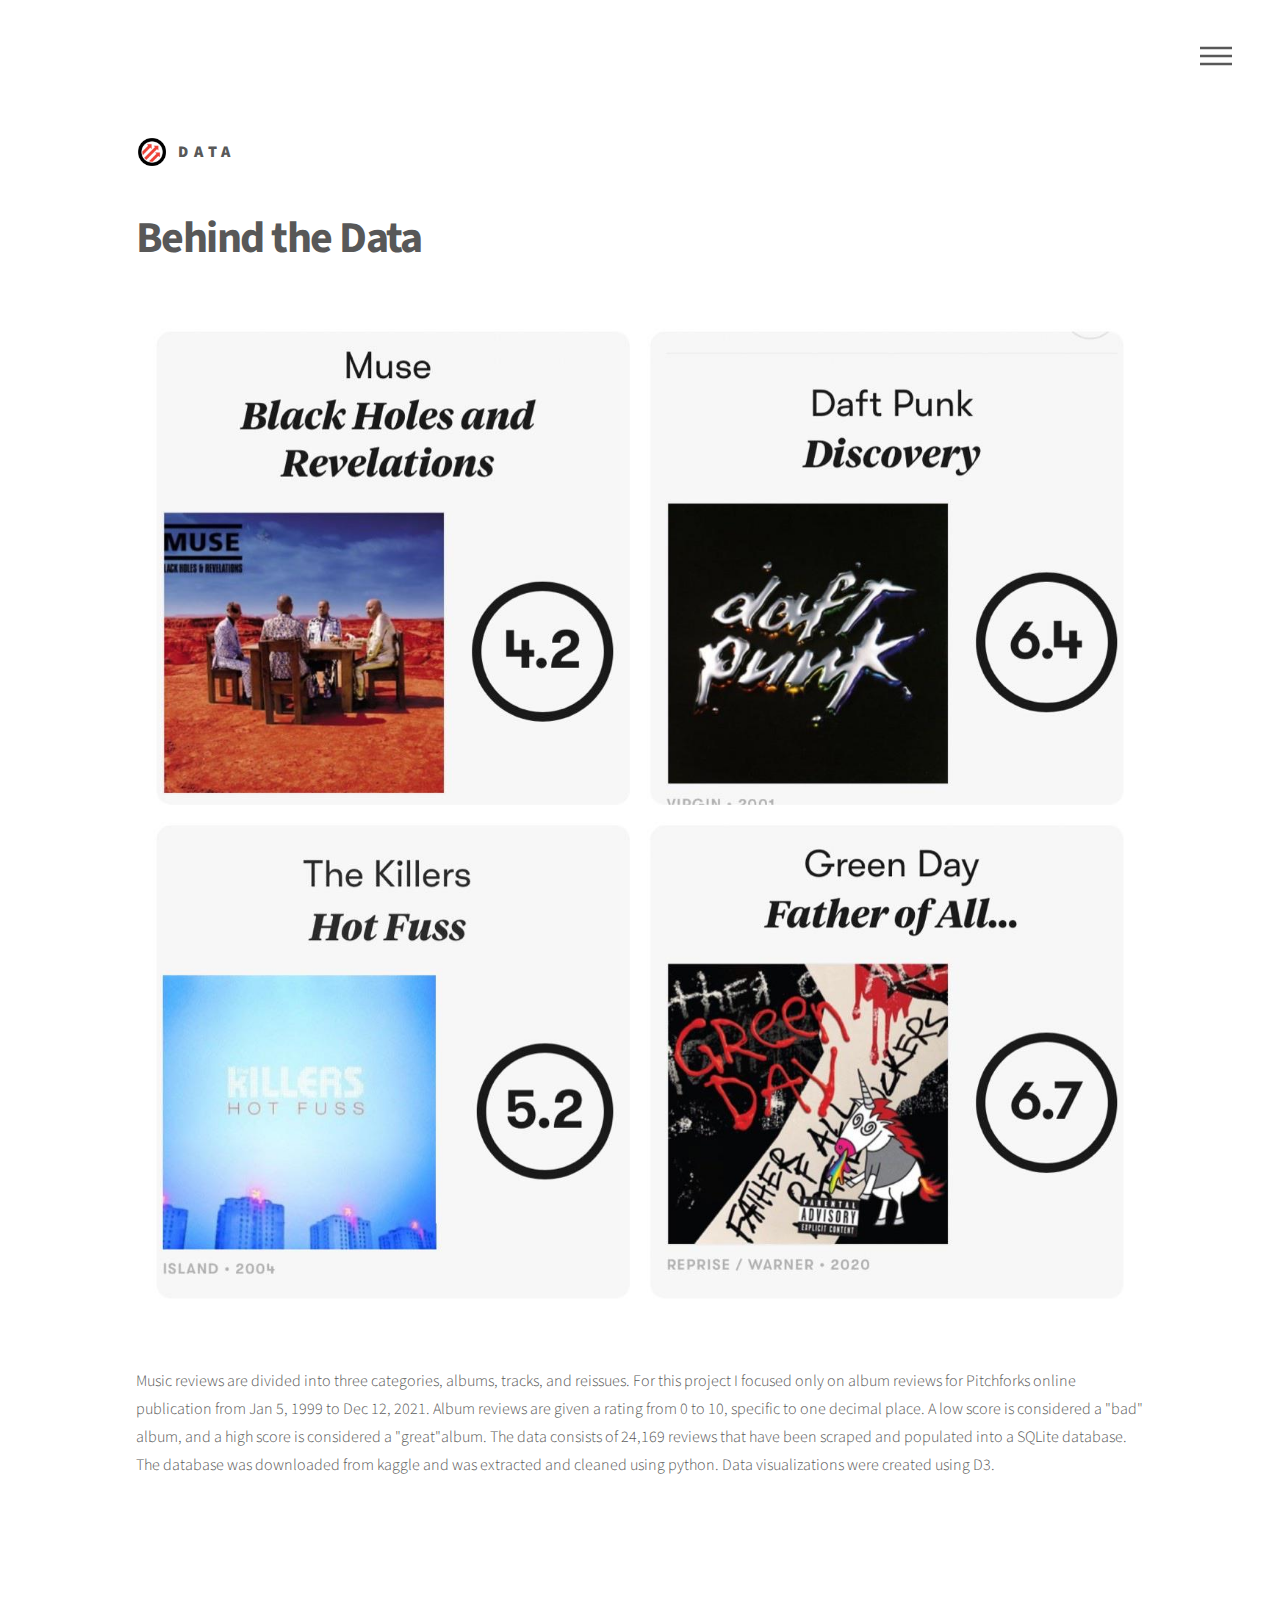
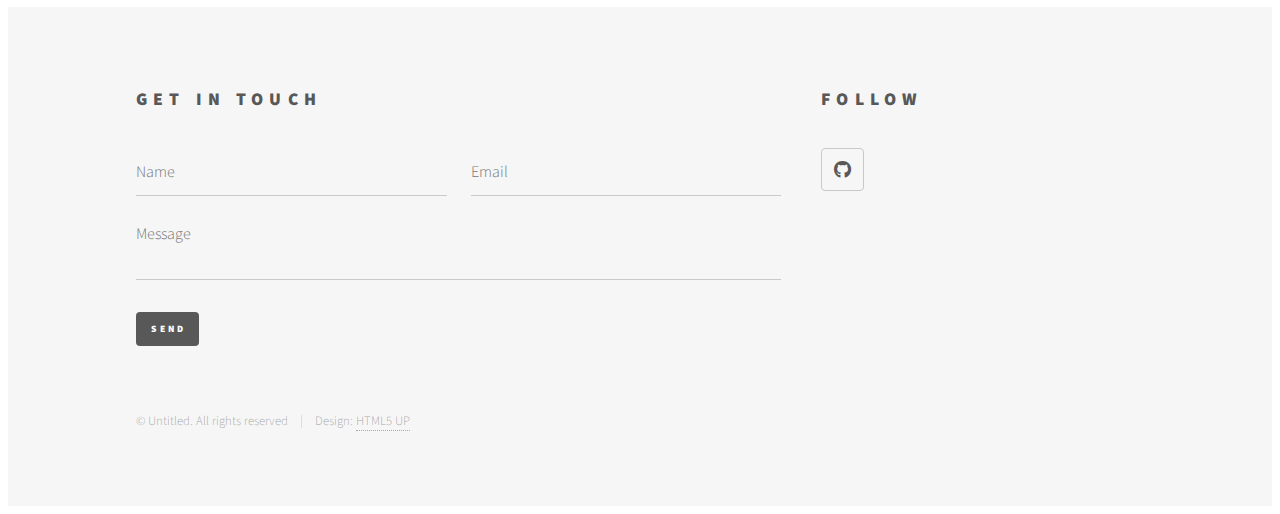
<file: reviewingpitchforkreviews/behind-data.html>
<!DOCTYPE HTML>
<!--
	Phantom by HTML5 UP
	html5up.net | @ajlkn
	Free for personal and commercial use under the CCA 3.0 license (html5up.net/license)
-->
<html>
	<head>
		<title>Story - Phantom by HTML5 UP</title>
		<meta charset="utf-8" />
		<meta name="viewport" content="width=device-width, initial-scale=1, user-scalable=no" />
		<link rel="stylesheet" href="assets/css/main.css" />
		<noscript><link rel="stylesheet" href="assets/css/noscript.css" /></noscript>
	</head>
	<body class="is-preload">
		<!-- Wrapper -->
			<div id="wrapper">

				<!-- Header -->
					<header id="header">
						<div class="inner">

							<!-- Logo -->
								<a href="story.html" class="logo">
									<span class="symbol"><img src=".\images\pitchfork_logo.jpeg" alt="" /></span><span class="title">Data</span>
								</a>

							<!-- Nav -->
								<nav>
									<ul>
										<li><a href="#menu">Menu</a></li>
									</ul>
								</nav>

						</div>
					</header>

				<!-- Menu -->
					<nav id="menu">
						<h2>Menu</h2>
						<ul>
							<li><a href="index.html">Home</a></li>
							<li><a href="story.html">Story</a></li>
							<li><a href="behind-data.html">Behind the Data</a></li>
							<li><a href="best-year-music.html">Best Year in Music</a></li>
							<li><a href="trends-in-music.html">Trends in Music</a></li>
							<li><a href="pfk-fav-genre.html">Pitchfork's Favorite Genre</a></li>
							<li><a href="sources.html">Sources - Links</a></li>
							
						</ul>
					</nav>

				<!-- Main -->
					<div id="main">
						<div class="inner">
							<h1>Behind the Data</h1>
							<span class="image main"><img src=".\images\music-reviews.jpg" alt="" /></span>
							<p>Music reviews are divided into three categories, albums, tracks, and reissues. For this project I focused only on album reviews for Pitchforks online publication from Jan 5, 1999 to Dec 12, 2021. Album reviews are given a rating from 0 to 10, specific to one decimal place. A low score is considered a "bad" album, and a high score is considered a "great"album. The data consists of 24,169 reviews that have been scraped and populated into a SQLite database. The database was downloaded from kaggle and was extracted and cleaned using python. Data visualizations were created using D3.</p>
						</div>
					</div>

				<!-- Footer -->
					<footer id="footer">
						<div class="inner">
							<section>
								<h2>Get in touch</h2>
								<form method="post" action="#">
									<div class="fields">
										<div class="field half">
											<input type="text" name="name" id="name" placeholder="Name" />
										</div>
										<div class="field half">
											<input type="email" name="email" id="email" placeholder="Email" />
										</div>
										<div class="field">
											<textarea name="message" id="message" placeholder="Message"></textarea>
										</div>
									</div>
									<ul class="actions">
										<li><input type="submit" value="Send" class="primary" /></li>
									</ul>
								</form>
							</section>
							<section>
								<h2>Follow</h2>
								<ul class="icons">
									<li><a href="https://github.com/seansanchez951" class="icon brands style2 fa-github"><span class="label">GitHub</span></a></li>
								</ul>
							</section>
							<ul class="copyright">
								<li>&copy; Untitled. All rights reserved</li><li>Design: <a href="http://html5up.net">HTML5 UP</a></li>
							</ul>
						</div>
					</footer>

			</div>

		<!-- Scripts -->
			<script src="assets/js/jquery.min.js"></script>
			<script src="assets/js/browser.min.js"></script>
			<script src="assets/js/breakpoints.min.js"></script>
			<script src="assets/js/util.js"></script>
			<script src="assets/js/main.js"></script>

	</body>
</html>
</file>
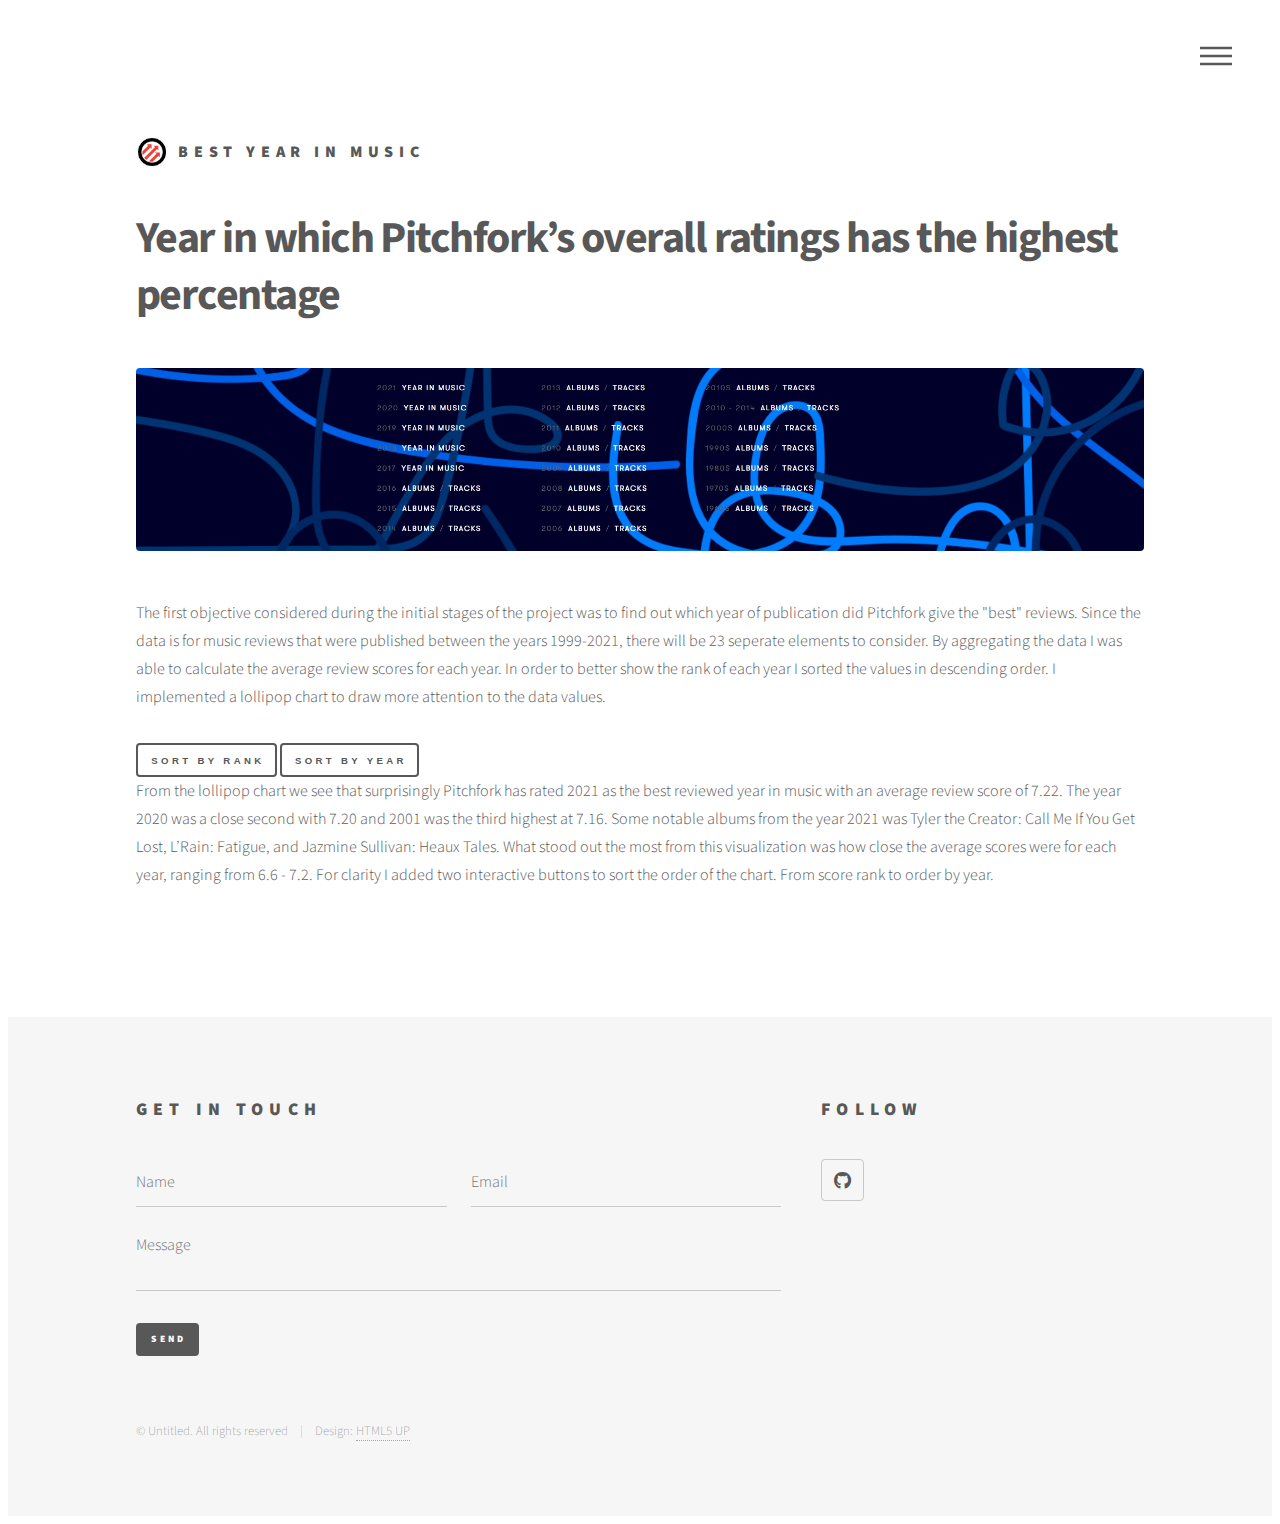
<file: reviewingpitchforkreviews/best-year-music.html>
<!DOCTYPE HTML>
<!--
	Phantom by HTML5 UP
	html5up.net | @ajlkn
	Free for personal and commercial use under the CCA 3.0 license (html5up.net/license)
-->
<html>
	<head>
		<title>Story - Phantom by HTML5 UP</title>
		<meta charset="utf-8" />
		<meta name="viewport" content="width=device-width, initial-scale=1, user-scalable=no" />
		<link rel="stylesheet" href="assets/css/main.css" />
		<noscript><link rel="stylesheet" href="assets/css/noscript.css" /></noscript>
	</head>
	<body class="is-preload">
		<!-- Wrapper -->
			<div id="wrapper">

				<!-- Header -->
					<header id="header">
						<div class="inner">

							<!-- Logo -->
								<a href="index.html" class="logo">
									<span class="symbol"><img src=".\images\pitchfork_logo.jpeg" alt="" /></span><span class="title">Best Year In Music</span>
								</a>

							<!-- Nav -->
								<nav>
									<ul>
										<li><a href="#menu">Menu</a></li>
									</ul>
								</nav>

						</div>
					</header>

				<!-- Menu -->
					<nav id="menu">
						<h2>Menu</h2>
						<ul>
							<li><a href="index.html">Home</a></li>
							<li><a href="story.html">Story</a></li>
							<li><a href="behind-data.html">Behind the Data</a></li>
							<li><a href="best-year-music.html">Best Year in Music</a></li>
							<li><a href="trends-in-music.html">Trends in Music</a></li>
							<li><a href="pfk-fav-genre.html">Pitchfork's Favorite Genre</a></li>
							<li><a href="sources.html">Sources - Links</a></li>
							
						</ul>
					</nav>

				<!-- Main -->
					<div id="main">
						<div class="inner">
							<h1>Year in which Pitchfork’s overall ratings has the highest percentage</h1>
							<span class="image main"><img src=".\images\years-music.jpg" alt="" /></span>
							<p>The first objective considered during the initial stages of the project was to find out which
							year of publication did Pitchfork give the "best" reviews. Since the data is for music reviews that were 
							published between the years 1999-2021, there will be 23 seperate elements to consider. By aggregating the data
							I was able to calculate the average review scores for each year. In order to better show the rank of each year 
							I sorted the values in descending order. I implemented a lollipop chart to draw more attention to the data values.
							</p>
							
							<body>
<script src="https://d3js.org/d3.v7.min.js"></script>

<!-- Create a div where the graph will take place -->
<div id="lollipop"></div>
<!-- Add 2 buttons to change order -->
<button onclick="update(1)">Sort By Rank</button>
<button onclick="update(2)">Sort By Year</button>

<script>

    // set the dimensions and margins of the graph
    var margin = {top: 40, right: 30, bottom: 40, left: 100},
        width = 650 - margin.left - margin.right,
        height = 450 - margin.top - margin.bottom;

    // Select the SVG canvas, specify the margin, and initialize the width & height variables
    var svg = d3.select("#lollipop").append("svg")
        .attr("width", width + margin.left + margin.right)
        .attr("height", height + margin.top + margin.bottom)


    // This group is what the x-axis, y-axis, and the elements are attached to. It contains the other 3 groups.
    var container_g = svg.append("g")
        .attr("transform",
            "translate(" + margin.left + ", " + margin.top + ")");


    function update(flag) {

        d3.csv("./data_files/pfk-avg-score-per-year.csv").then(data => {

            // console.log(data)

            // create if statement to sort the data
            if (flag === 1) {

                svg.selectAll("line").remove();
                svg.selectAll("myline").remove();
                svg.selectAll("circle").remove();
                svg.selectAll("mycircle").remove();
                svg.selectAll("text").remove();


                // sort data from highest score to lowest
                data.sort(function(b, a) {
                    return a.score - b.score;
                });

                svg.append("text")
                    .attr("transform", "translate(100, 0)")  // Position the title on the SVG element
                    .attr("x", 135)
                    .attr("y", 30)
                    .attr("font-size", "23px")
                    .text("Average Review Score Per Year")


                // Add X axis
                var x = d3.scaleLinear()
                    .domain([0, 10])
                    .range([0, width]);
                container_g.append("g")
                    .attr("transform", "translate(0," + height + ")")
                    .call(d3.axisBottom(x))
                    .append("text")
                    .attr("x", 280)
                    .attr("y", 35)
                    .attr("stroke", "black")
                    .attr("font-size", "16px")
                    .text("Review Score"); // Specify the Label for the x-axis


                // Add Y axis
                var y = d3.scaleBand()
                    .domain(data.map(function (d) {
                        return d.year;
                    }))
                    .range([0, height])
                    .padding(1);
                container_g.append("g")
                    .call(d3.axisLeft(y))
                    .append("text")
                    .attr("transform", "rotate(-90)")
                    .attr("y", 25) // Specify the y-position of the axis
                    .attr("x", -150) // Specify the x-position of the axis
                    .attr("dy", "-5.1em")
                    .attr("stroke", "black")
                    .attr("font-size", "16px")
                    .text("Year");


                // apply loading interaction start lines and circles at 0

                // Lines
                container_g.selectAll("myline")
                    .data(data)
                    .enter()
                    .append("line")
                    .attr("x1", function (d) {
                        return x(0);
                    })
                    .attr("x2", x(0))
                    .attr("y1", function (d) {
                        return y(d.year);
                    })
                    .attr("y2", function (d) {
                        return y(d.year);
                    })
                    .attr("stroke", "grey")


                // Circles
                container_g.selectAll("mycircle")
                    .data(data)
                    .enter()
                    .append("circle")
                    .attr("cx", function (d) {
                        return x(0);
                    })
                    .attr("cy", function (d) {
                        return y(d.year);
                    })
                    .attr("r", "6")
                    .style("fill", "#69b3a2")
                    .attr("stroke", "black")


                // change the X coordinates of line and circles
                container_g.selectAll("circle")
                    .transition()
                    .duration(2000)
                    .attr("cx", function(d) { return x(d.score); })

                container_g.selectAll("line")
                    .transition()
                    .duration(2000)
                    .attr("x1", function(d) { return x(d.score); })

                // to format values rounding two decimal places
                let format = d3.format(".2f");

                // add review score text at the end of values
                container_g.append("g")
                    .attr("font-family", "sans-serif")
                    .attr("font-size", 10)
                    .selectAll("text")
                    .data(data)
                    .join("text")
                    .attr("text-anchor", d => d.value < 0 ? "end" : "start")
                    .attr("x", d => x(d.score) + Math.sign(d.score - 0) * 8)
                    .attr("y", function(d) {return y(d.year); })
                    .attr("dy", "0.35em")
                    .text(d => format(d.score));


            // else: sort order from most recent year up top to oldest year on bottom
            } else {

                svg.selectAll("line").remove();
                svg.selectAll("myline").remove();
                svg.selectAll("circle").remove();
                svg.selectAll("mycircle").remove();
                svg.selectAll("text").remove();


                // sort data from most recent year to oldest
                data.sort(function(b, a) {
                    return a.year - b.year;
                });

                svg.append("text")
                    .attr("transform", "translate(100, 0)")  // Position the title on the SVG element
                    .attr("x", 135)
                    .attr("y", 30)
                    .attr("font-size", "23px")
                    .text("Average Review Score Per Year")

                // Add X axis
                var x = d3.scaleLinear()
                    .domain([0, 10])
                    .range([0, width]);
                container_g.append("g")
                    .attr("transform", "translate(0," + height + ")")
                    .call(d3.axisBottom(x))
                    .append("text")
                    .attr("x", 280)
                    .attr("y", 35)
                    .attr("stroke", "black")
                    .attr("font-size", "16px")
                    .text("Review Score"); // Specify the Label for the x-axis


                // Add Y axis
                var y = d3.scaleBand()
                    .domain(data.map(function (d) {
                        return d.year;
                    }))
                    .range([0, height])
                    .padding(1);
                container_g.append("g")
                    .call(d3.axisLeft(y))
                    .append("text")
                    .attr("transform", "rotate(-90)")
                    .attr("y", 25) // Specify the y-position of the axis
                    .attr("x", -150) // Specify the x-position of the axis
                    .attr("dy", "-5.1em")
                    .attr("stroke", "black")
                    .attr("font-size", "16px")
                    .text("Year");


                // apply loading interaction start lines and circles at 0

                // Lines
                container_g.selectAll("myline")
                    .data(data)
                    .enter()
                    .append("line")
                    .attr("x1", function (d) {
                        return x(0);
                    })
                    .attr("x2", x(0))
                    .attr("y1", function (d) {
                        return y(d.year);
                    })
                    .attr("y2", function (d) {
                        return y(d.year);
                    })
                    .attr("stroke", "grey")


                // Circles
                container_g.selectAll("mycircle")
                    .data(data)
                    .enter()
                    .append("circle")
                    .attr("cx", function (d) {
                        return x(0);
                    })
                    .attr("cy", function (d) {
                        return y(d.year);
                    })
                    .attr("r", "6")
                    .style("fill", "#69b3a2")
                    .attr("stroke", "black")


                // change the X coordinates of line and circles
                container_g.selectAll("circle")
                    .transition()
                    .duration(2000)
                    .attr("cx", function(d) { return x(d.score); })

                container_g.selectAll("line")
                    .transition()
                    .duration(2000)
                    .attr("x1", function(d) { return x(d.score); })

                // to format values
                let format = d3.format(".2f");

                // add review score text at the end of values
                container_g.append("g")
                    .attr("font-family", "sans-serif")
                    .attr("font-size", 10)
                    .selectAll("text")
                    .data(data)
                    .join("text")
                    .attr("text-anchor", d => d.value < 0 ? "end" : "start")
                    .attr("x", d => x(d.score) + Math.sign(d.score - 0) * 8)
                    .attr("y", function(d) {return y(d.year); })
                    .attr("dy", "0.35em")
                    .text(d => format(d.score));

            }

        })

    }
    // initialize plot
    update(1);

</script>
</body>
							<p>From the lollipop chart we see that surprisingly Pitchfork has rated 2021 as the best reviewed
							year in music with an average review score of 7.22. The year 2020 was a close second with 7.20 and 2001
							was the third highest at 7.16. Some notable albums from the year 2021 was Tyler the Creator: Call Me If You Get Lost,
							L’Rain: Fatigue, and Jazmine Sullivan: Heaux Tales. What stood out the most from this visualization was how close
							the average scores were for each year, ranging from 6.6 - 7.2. For clarity I added two interactive buttons to sort the order
							of the chart. From score rank to order by year.</p>
						</div>
						
					</div>

				<!-- Footer -->
					<footer id="footer">
						<div class="inner">
							<section>
								<h2>Get in touch</h2>
								<form method="post" action="#">
									<div class="fields">
										<div class="field half">
											<input type="text" name="name" id="name" placeholder="Name" />
										</div>
										<div class="field half">
											<input type="email" name="email" id="email" placeholder="Email" />
										</div>
										<div class="field">
											<textarea name="message" id="message" placeholder="Message"></textarea>
										</div>
									</div>
									<ul class="actions">
										<li><input type="submit" value="Send" class="primary" /></li>
									</ul>
								</form>
							</section>
							<section>
								<h2>Follow</h2>
								<ul class="icons">
									<li><a href="#" class="icon brands style2 fa-github"><span class="label">GitHub</span></a></li>
								</ul>
							</section>
							<ul class="copyright">
								<li>&copy; Untitled. All rights reserved</li><li>Design: <a href="http://html5up.net">HTML5 UP</a></li>
							</ul>
						</div>
					</footer>

			</div>

		<!-- Scripts -->
			<script src="assets/js/jquery.min.js"></script>
			<script src="assets/js/browser.min.js"></script>
			<script src="assets/js/breakpoints.min.js"></script>
			<script src="assets/js/util.js"></script>
			<script src="assets/js/main.js"></script>

	</body>
</html>
</file>
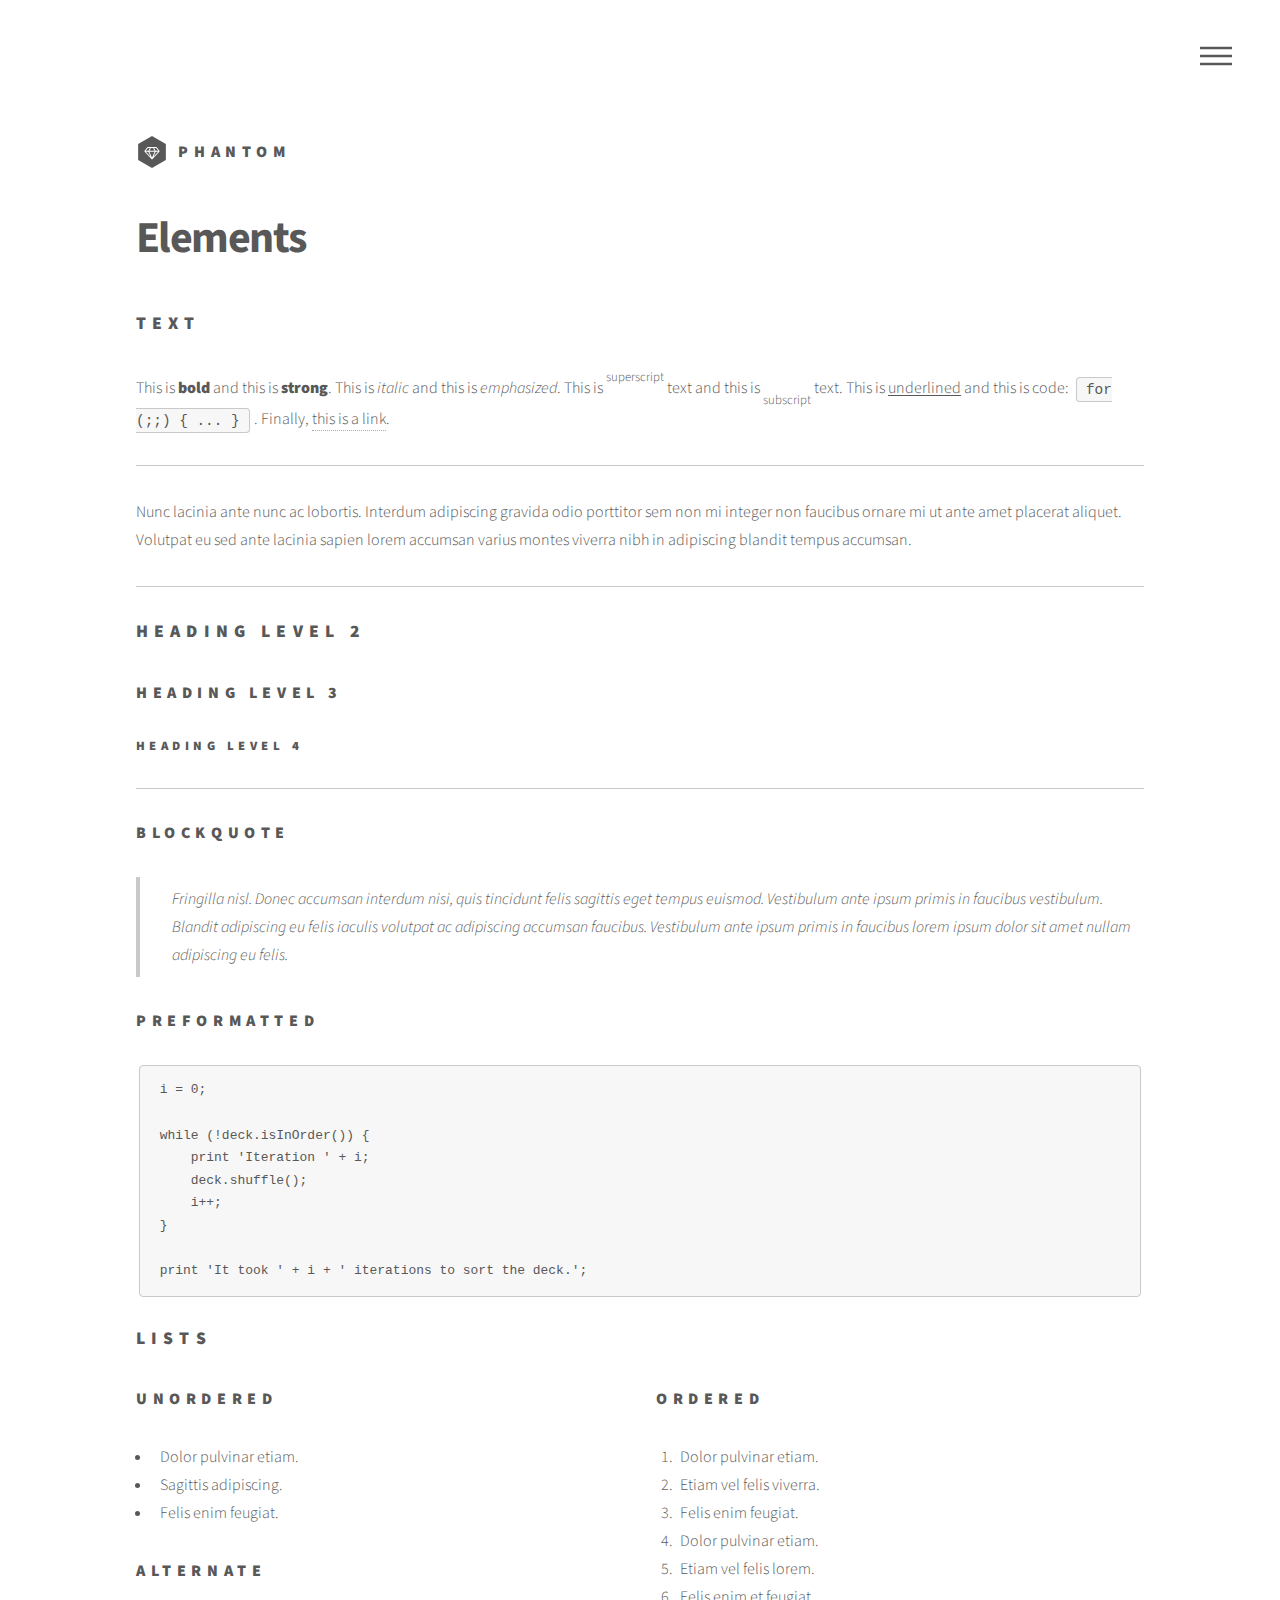
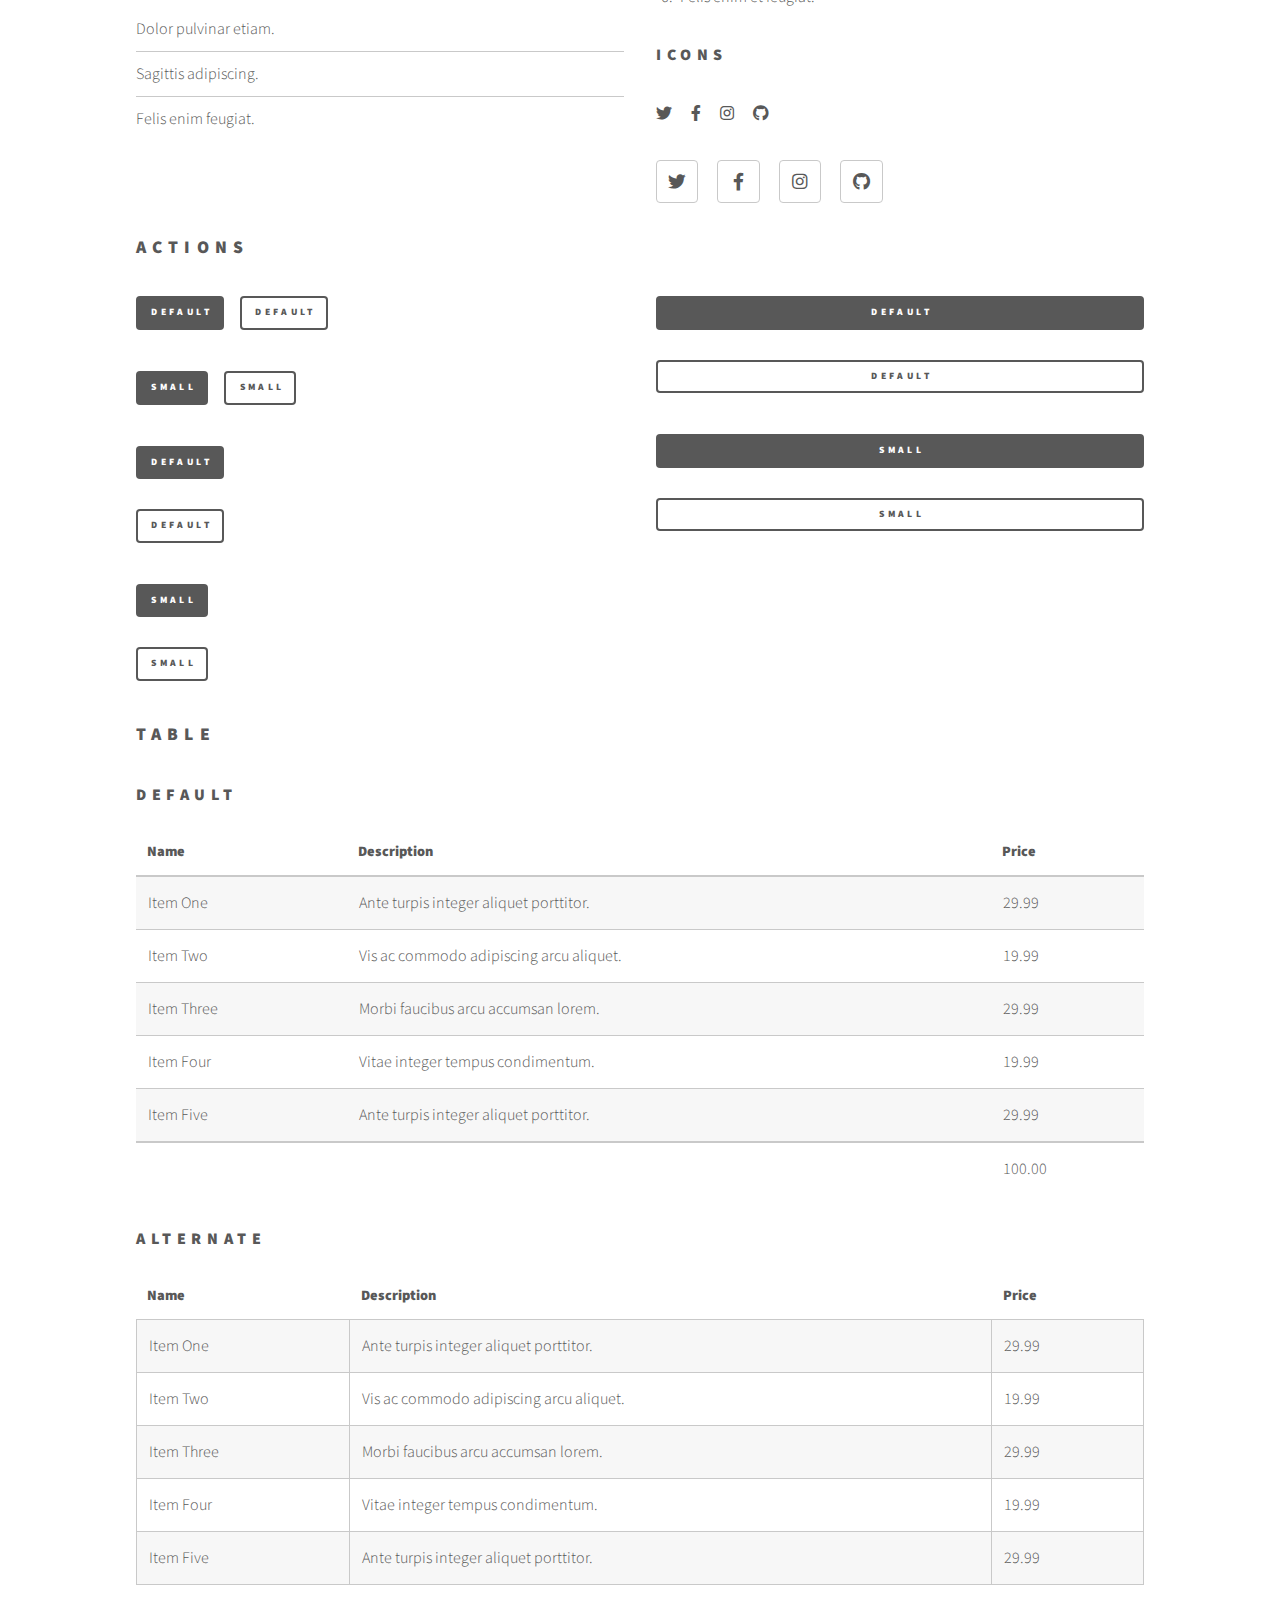
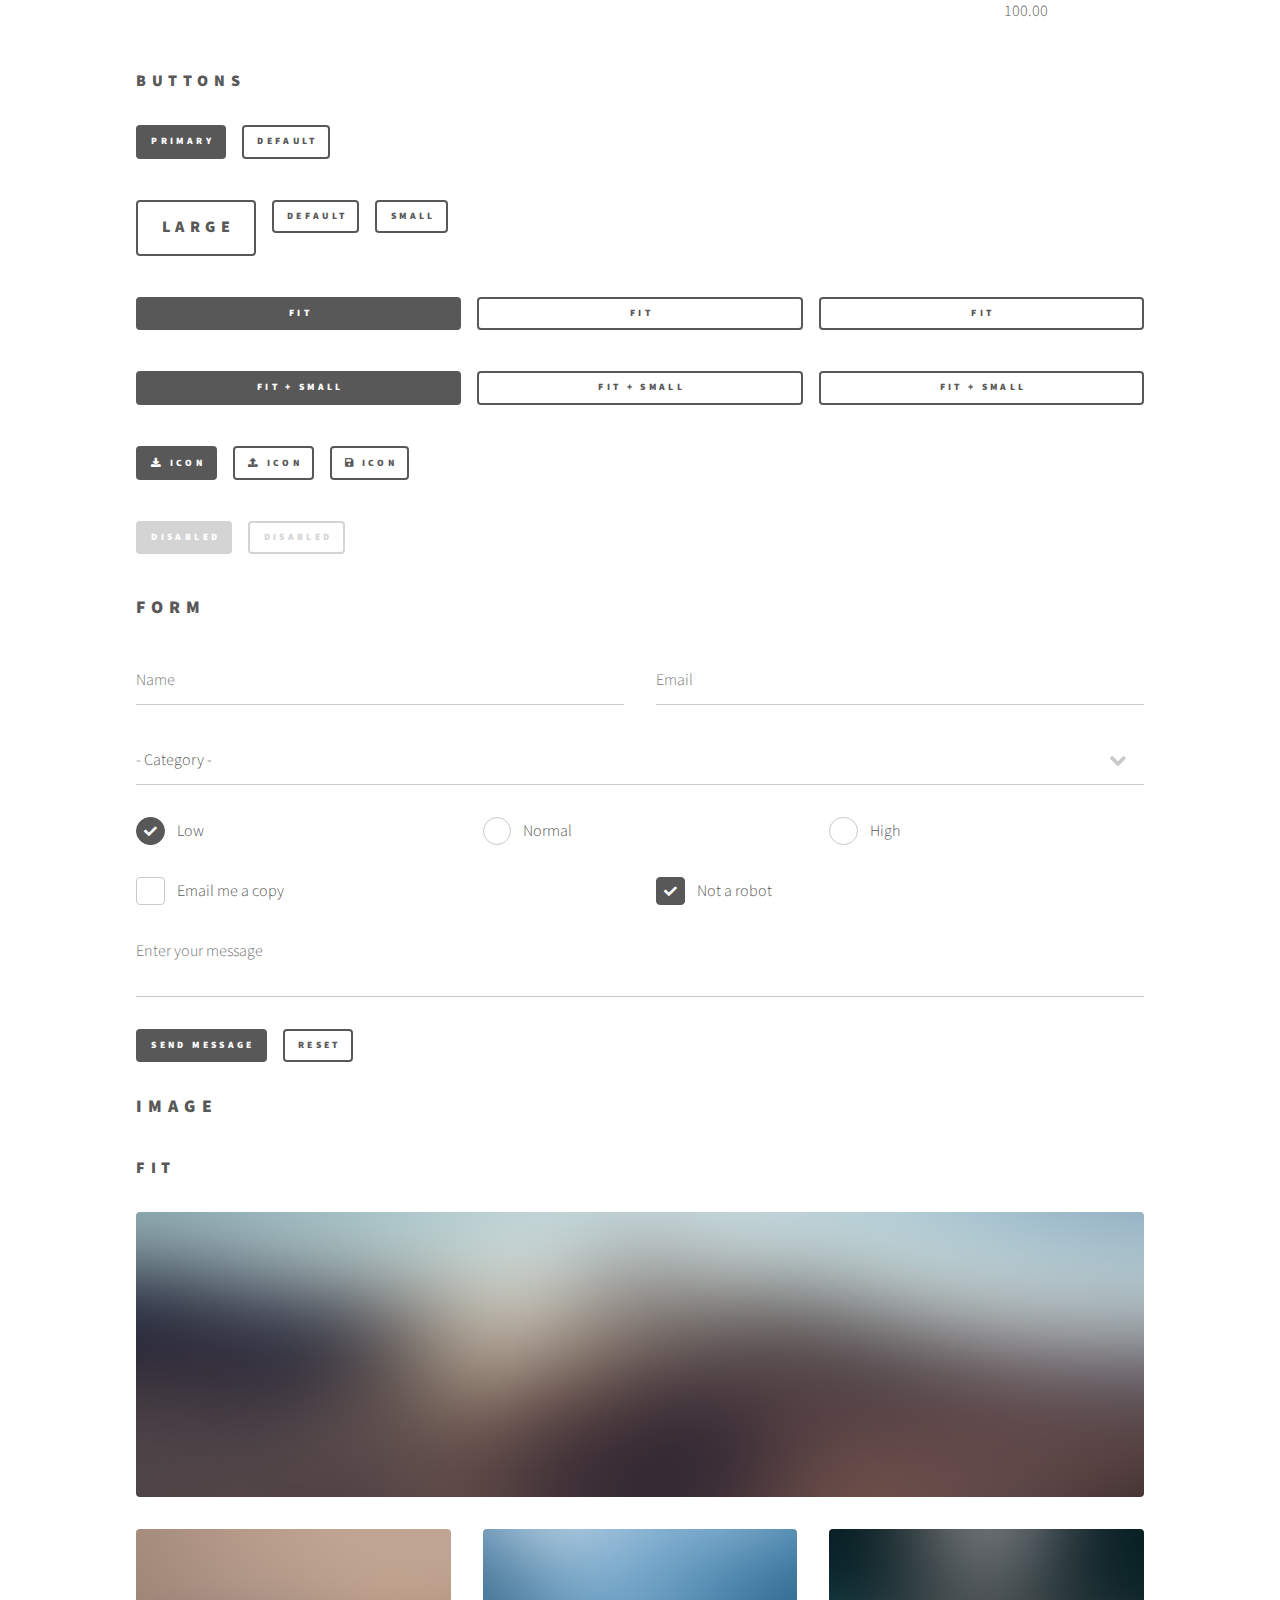
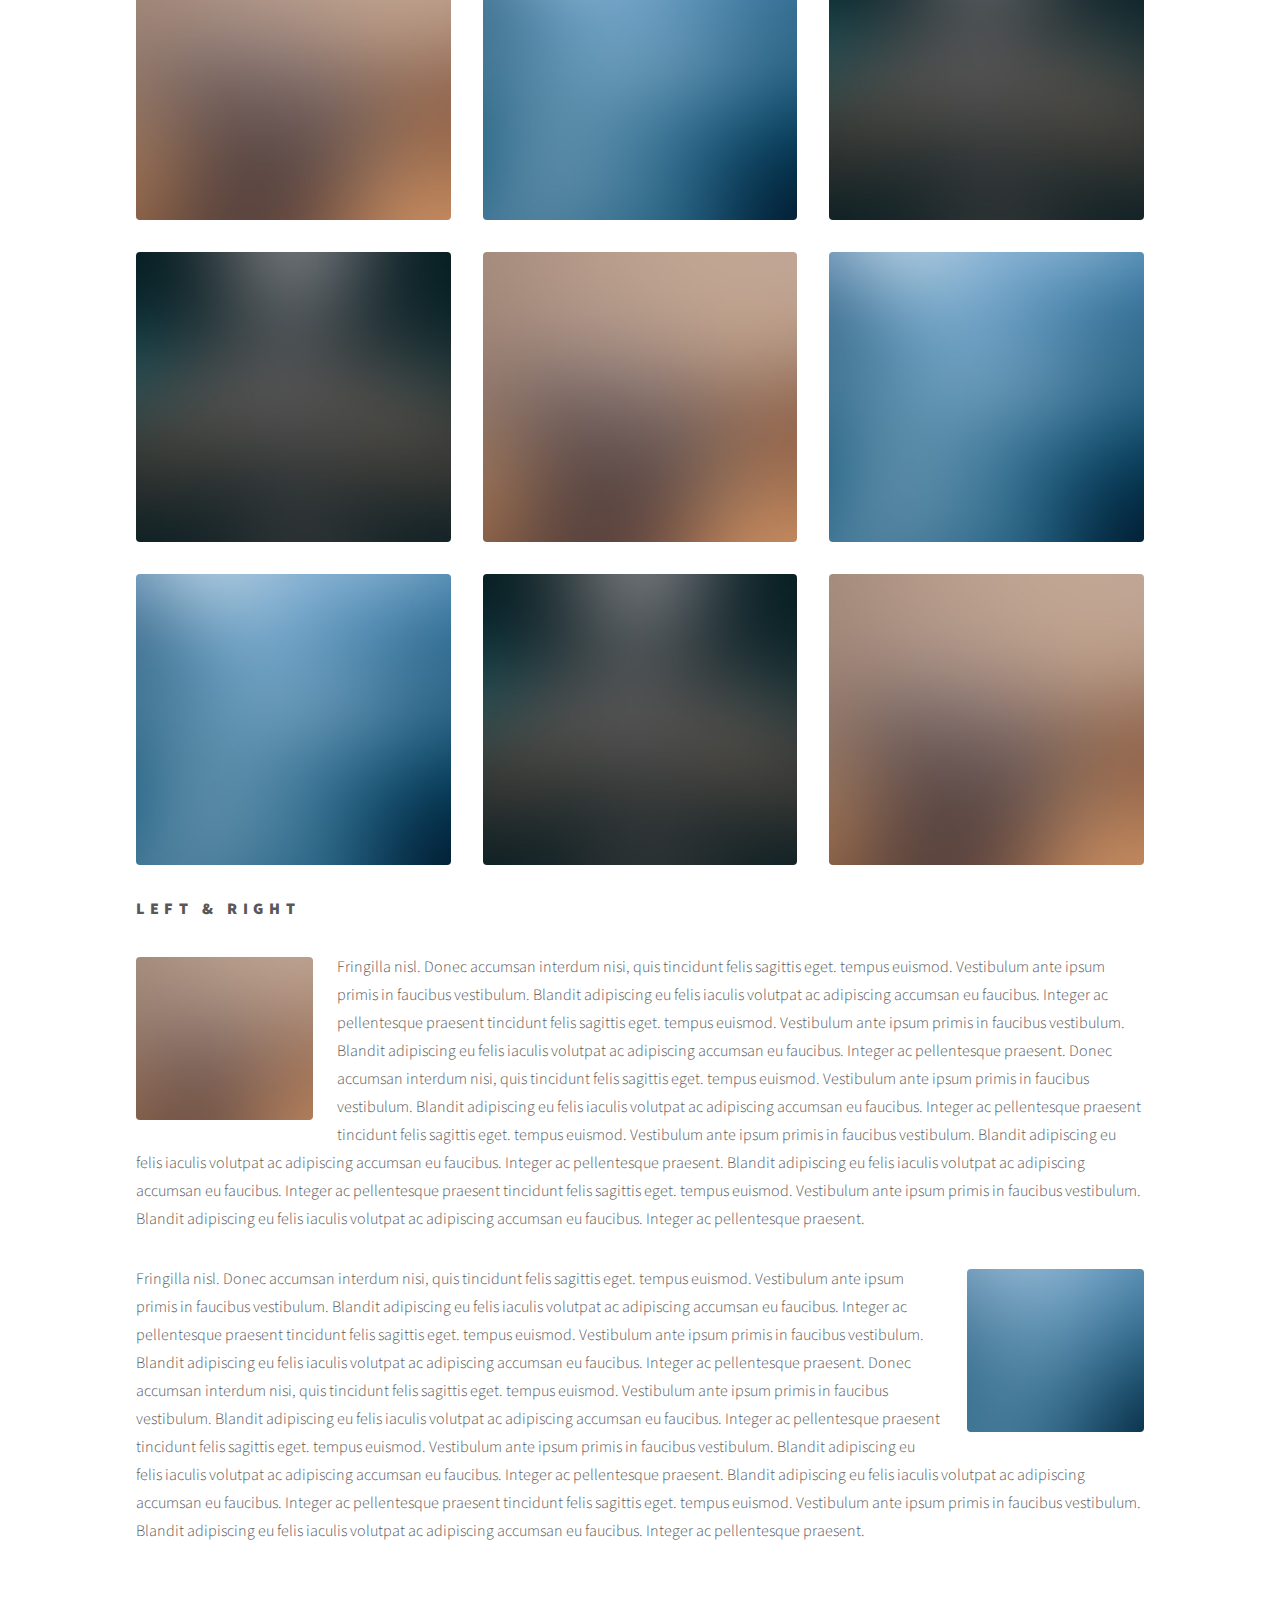
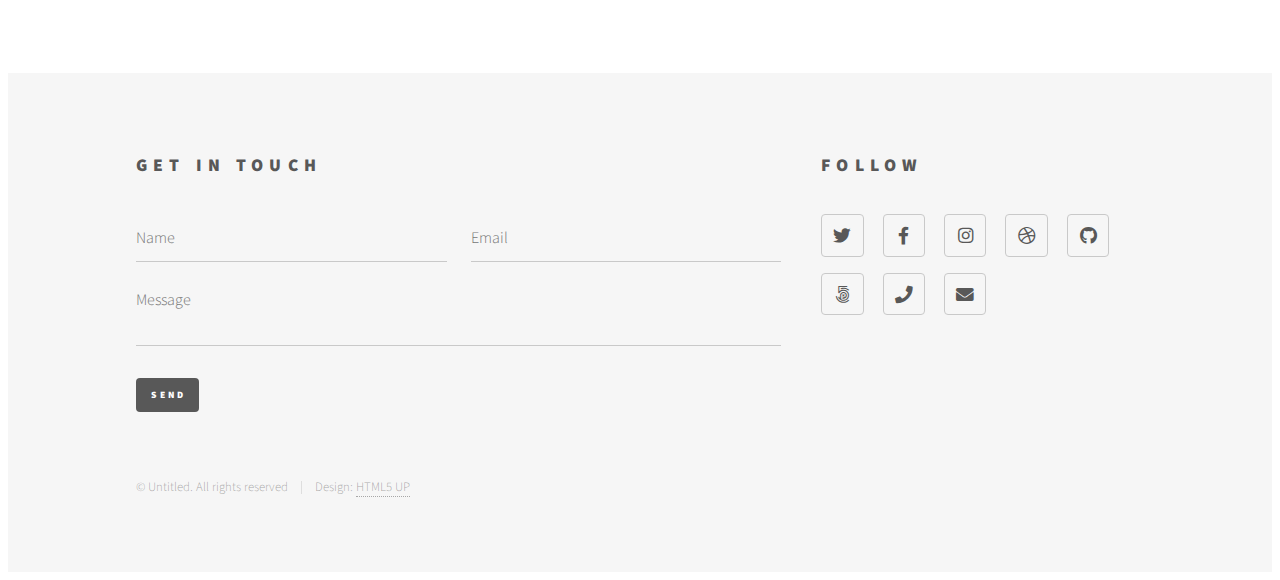
<file: reviewingpitchforkreviews/elements.html>
<!DOCTYPE HTML>
<!--
	Phantom by HTML5 UP
	html5up.net | @ajlkn
	Free for personal and commercial use under the CCA 3.0 license (html5up.net/license)
-->
<html>
	<head>
		<title>Elements - Phantom by HTML5 UP</title>
		<meta charset="utf-8" />
		<meta name="viewport" content="width=device-width, initial-scale=1, user-scalable=no" />
		<link rel="stylesheet" href="assets/css/main.css" />
		<noscript><link rel="stylesheet" href="assets/css/noscript.css" /></noscript>
	</head>
	<body class="is-preload">
		<!-- Wrapper -->
			<div id="wrapper">

				<!-- Header -->
					<header id="header">
						<div class="inner">

							<!-- Logo -->
								<a href="index.html" class="logo">
									<span class="symbol"><img src="images/logo.svg" alt="" /></span><span class="title">Phantom</span>
								</a>

							<!-- Nav -->
								<nav>
									<ul>
										<li><a href="#menu">Menu</a></li>
									</ul>
								</nav>

						</div>
					</header>

				<!-- Menu -->
					<nav id="menu">
						<h2>Menu</h2>
						<ul>
							<li><a href="index.html">Home</a></li>
							<li><a href="generic.html">Ipsum veroeros</a></li>
							<li><a href="generic.html">Tempus etiam</a></li>
							<li><a href="generic.html">Consequat dolor</a></li>
							<li><a href="elements.html">Elements</a></li>
						</ul>
					</nav>

				<!-- Main -->
					<div id="main">
						<div class="inner">
							<h1>Elements</h1>

							<!-- Text -->
								<section>
									<h2>Text</h2>
									<p>This is <b>bold</b> and this is <strong>strong</strong>. This is <i>italic</i> and this is <em>emphasized</em>.
									This is <sup>superscript</sup> text and this is <sub>subscript</sub> text.
									This is <u>underlined</u> and this is code: <code>for (;;) { ... }</code>. Finally, <a href="#">this is a link</a>.</p>
									<hr />
									<p>Nunc lacinia ante nunc ac lobortis. Interdum adipiscing gravida odio porttitor sem non mi integer non faucibus ornare mi ut ante amet placerat aliquet. Volutpat eu sed ante lacinia sapien lorem accumsan varius montes viverra nibh in adipiscing blandit tempus accumsan.</p>
									<hr />
									<h2>Heading Level 2</h2>
									<h3>Heading Level 3</h3>
									<h4>Heading Level 4</h4>
									<hr />
									<h3>Blockquote</h3>
									<blockquote>Fringilla nisl. Donec accumsan interdum nisi, quis tincidunt felis sagittis eget tempus euismod. Vestibulum ante ipsum primis in faucibus vestibulum. Blandit adipiscing eu felis iaculis volutpat ac adipiscing accumsan faucibus. Vestibulum ante ipsum primis in faucibus lorem ipsum dolor sit amet nullam adipiscing eu felis.</blockquote>
									<h3>Preformatted</h3>
									<pre><code>i = 0;

while (!deck.isInOrder()) {
    print 'Iteration ' + i;
    deck.shuffle();
    i++;
}

print 'It took ' + i + ' iterations to sort the deck.';</code></pre>
								</section>

							<!-- Lists -->
								<section>
									<h2>Lists</h2>
									<div class="row">
										<div class="col-6 col-12-medium">
											<h3>Unordered</h3>
											<ul>
												<li>Dolor pulvinar etiam.</li>
												<li>Sagittis adipiscing.</li>
												<li>Felis enim feugiat.</li>
											</ul>
											<h3>Alternate</h3>
											<ul class="alt">
												<li>Dolor pulvinar etiam.</li>
												<li>Sagittis adipiscing.</li>
												<li>Felis enim feugiat.</li>
											</ul>
										</div>
										<div class="col-6 col-12-medium">
											<h3>Ordered</h3>
											<ol>
												<li>Dolor pulvinar etiam.</li>
												<li>Etiam vel felis viverra.</li>
												<li>Felis enim feugiat.</li>
												<li>Dolor pulvinar etiam.</li>
												<li>Etiam vel felis lorem.</li>
												<li>Felis enim et feugiat.</li>
											</ol>
											<h3>Icons</h3>
											<ul class="icons">
												<li><a href="#" class="icon brands style1 fa-twitter"><span class="label">Twitter</span></a></li>
												<li><a href="#" class="icon brands style1 fa-facebook-f"><span class="label">Facebook</span></a></li>
												<li><a href="#" class="icon brands style1 fa-instagram"><span class="label">Instagram</span></a></li>
												<li><a href="#" class="icon brands style1 fa-github"><span class="label">Github</span></a></li>
											</ul>
											<ul class="icons">
												<li><a href="#" class="icon brands style2 fa-twitter"><span class="label">Twitter</span></a></li>
												<li><a href="#" class="icon brands style2 fa-facebook-f"><span class="label">Facebook</span></a></li>
												<li><a href="#" class="icon brands style2 fa-instagram"><span class="label">Instagram</span></a></li>
												<li><a href="#" class="icon brands style2 fa-github"><span class="label">Github</span></a></li>
											</ul>
										</div>
									</div>
									<h2>Actions</h2>
									<div class="row">
										<div class="col-6 col-12-medium">
											<ul class="actions">
												<li><a href="#" class="button primary">Default</a></li>
												<li><a href="#" class="button">Default</a></li>
											</ul>
											<ul class="actions small">
												<li><a href="#" class="button primary small">Small</a></li>
												<li><a href="#" class="button small">Small</a></li>
											</ul>
											<ul class="actions stacked">
												<li><a href="#" class="button primary">Default</a></li>
												<li><a href="#" class="button">Default</a></li>
											</ul>
											<ul class="actions stacked">
												<li><a href="#" class="button primary small">Small</a></li>
												<li><a href="#" class="button small">Small</a></li>
											</ul>
										</div>
										<div class="col-6 col-12-medium">
											<ul class="actions stacked">
												<li><a href="#" class="button primary fit">Default</a></li>
												<li><a href="#" class="button fit">Default</a></li>
											</ul>
											<ul class="actions stacked">
												<li><a href="#" class="button primary small fit">Small</a></li>
												<li><a href="#" class="button small fit">Small</a></li>
											</ul>
										</div>
									</div>
								</section>

							<!-- Table -->
								<section>
									<h2>Table</h2>
									<h3>Default</h3>
									<div class="table-wrapper">
										<table>
											<thead>
												<tr>
													<th>Name</th>
													<th>Description</th>
													<th>Price</th>
												</tr>
											</thead>
											<tbody>
												<tr>
													<td>Item One</td>
													<td>Ante turpis integer aliquet porttitor.</td>
													<td>29.99</td>
												</tr>
												<tr>
													<td>Item Two</td>
													<td>Vis ac commodo adipiscing arcu aliquet.</td>
													<td>19.99</td>
												</tr>
												<tr>
													<td>Item Three</td>
													<td> Morbi faucibus arcu accumsan lorem.</td>
													<td>29.99</td>
												</tr>
												<tr>
													<td>Item Four</td>
													<td>Vitae integer tempus condimentum.</td>
													<td>19.99</td>
												</tr>
												<tr>
													<td>Item Five</td>
													<td>Ante turpis integer aliquet porttitor.</td>
													<td>29.99</td>
												</tr>
											</tbody>
											<tfoot>
												<tr>
													<td colspan="2"></td>
													<td>100.00</td>
												</tr>
											</tfoot>
										</table>
									</div>

									<h3>Alternate</h3>
									<div class="table-wrapper">
										<table class="alt">
											<thead>
												<tr>
													<th>Name</th>
													<th>Description</th>
													<th>Price</th>
												</tr>
											</thead>
											<tbody>
												<tr>
													<td>Item One</td>
													<td>Ante turpis integer aliquet porttitor.</td>
													<td>29.99</td>
												</tr>
												<tr>
													<td>Item Two</td>
													<td>Vis ac commodo adipiscing arcu aliquet.</td>
													<td>19.99</td>
												</tr>
												<tr>
													<td>Item Three</td>
													<td> Morbi faucibus arcu accumsan lorem.</td>
													<td>29.99</td>
												</tr>
												<tr>
													<td>Item Four</td>
													<td>Vitae integer tempus condimentum.</td>
													<td>19.99</td>
												</tr>
												<tr>
													<td>Item Five</td>
													<td>Ante turpis integer aliquet porttitor.</td>
													<td>29.99</td>
												</tr>
											</tbody>
											<tfoot>
												<tr>
													<td colspan="2"></td>
													<td>100.00</td>
												</tr>
											</tfoot>
										</table>
									</div>
								</section>

							<!-- Buttons -->
								<section>
									<h3>Buttons</h3>
									<ul class="actions">
										<li><a href="#" class="button primary">Primary</a></li>
										<li><a href="#" class="button">Default</a></li>
									</ul>
									<ul class="actions">
										<li><a href="#" class="button large">Large</a></li>
										<li><a href="#" class="button">Default</a></li>
										<li><a href="#" class="button small">Small</a></li>
									</ul>
									<ul class="actions fit">
										<li><a href="#" class="button primary fit">Fit</a></li>
										<li><a href="#" class="button fit">Fit</a></li>
										<li><a href="#" class="button fit">Fit</a></li>
									</ul>
									<ul class="actions fit small">
										<li><a href="#" class="button primary fit small">Fit + Small</a></li>
										<li><a href="#" class="button fit small">Fit + Small</a></li>
										<li><a href="#" class="button fit small">Fit + Small</a></li>
									</ul>
									<ul class="actions">
										<li><a href="#" class="button primary icon solid fa-download">Icon</a></li>
										<li><a href="#" class="button icon solid fa-upload">Icon</a></li>
										<li><a href="#" class="button icon solid fa-save">Icon</a></li>
									</ul>
									<ul class="actions">
										<li><span class="button primary disabled">Disabled</span></li>
										<li><span class="button disabled">Disabled</span></li>
									</ul>
								</section>

							<!-- Form -->
								<section>
									<h2>Form</h2>
									<form method="post" action="#">
										<div class="row gtr-uniform">
											<div class="col-6 col-12-xsmall">
												<input type="text" name="demo-name" id="demo-name" value="" placeholder="Name" />
											</div>
											<div class="col-6 col-12-xsmall">
												<input type="email" name="demo-email" id="demo-email" value="" placeholder="Email" />
											</div>
											<div class="col-12">
												<select name="demo-category" id="demo-category">
													<option value="">- Category -</option>
													<option value="1">Manufacturing</option>
													<option value="1">Shipping</option>
													<option value="1">Administration</option>
													<option value="1">Human Resources</option>
												</select>
											</div>
											<div class="col-4 col-12-small">
												<input type="radio" id="demo-priority-low" name="demo-priority" checked>
												<label for="demo-priority-low">Low</label>
											</div>
											<div class="col-4 col-12-small">
												<input type="radio" id="demo-priority-normal" name="demo-priority">
												<label for="demo-priority-normal">Normal</label>
											</div>
											<div class="col-4 col-12-small">
												<input type="radio" id="demo-priority-high" name="demo-priority">
												<label for="demo-priority-high">High</label>
											</div>
											<div class="col-6 col-12-small">
												<input type="checkbox" id="demo-copy" name="demo-copy">
												<label for="demo-copy">Email me a copy</label>
											</div>
											<div class="col-6 col-12-small">
												<input type="checkbox" id="demo-human" name="demo-human" checked>
												<label for="demo-human">Not a robot</label>
											</div>
											<div class="col-12">
												<textarea name="demo-message" id="demo-message" placeholder="Enter your message" rows="6"></textarea>
											</div>
											<div class="col-12">
												<ul class="actions">
													<li><input type="submit" value="Send Message" class="primary" /></li>
													<li><input type="reset" value="Reset" /></li>
												</ul>
											</div>
										</div>
									</form>
								</section>

							<!-- Image -->
								<section>
									<h2>Image</h2>
									<h3>Fit</h3>
									<div class="box alt">
										<div class="row gtr-uniform">
											<div class="col-12"><span class="image fit"><img src="images/pic13.jpg" alt="" /></span></div>
											<div class="col-4"><span class="image fit"><img src="images/pic01.jpg" alt="" /></span></div>
											<div class="col-4"><span class="image fit"><img src="images/pic02.jpg" alt="" /></span></div>
											<div class="col-4"><span class="image fit"><img src="images/pic03.jpg" alt="" /></span></div>
											<div class="col-4"><span class="image fit"><img src="images/pic03.jpg" alt="" /></span></div>
											<div class="col-4"><span class="image fit"><img src="images/pic01.jpg" alt="" /></span></div>
											<div class="col-4"><span class="image fit"><img src="images/pic02.jpg" alt="" /></span></div>
											<div class="col-4"><span class="image fit"><img src="images/pic02.jpg" alt="" /></span></div>
											<div class="col-4"><span class="image fit"><img src="images/pic03.jpg" alt="" /></span></div>
											<div class="col-4"><span class="image fit"><img src="images/pic01.jpg" alt="" /></span></div>
										</div>
									</div>
									<h3>Left &amp; Right</h3>
									<p><span class="image left"><img src="images/pic14.jpg" alt="" /></span>Fringilla nisl. Donec accumsan interdum nisi, quis tincidunt felis sagittis eget. tempus euismod. Vestibulum ante ipsum primis in faucibus vestibulum. Blandit adipiscing eu felis iaculis volutpat ac adipiscing accumsan eu faucibus. Integer ac pellentesque praesent tincidunt felis sagittis eget. tempus euismod. Vestibulum ante ipsum primis in faucibus vestibulum. Blandit adipiscing eu felis iaculis volutpat ac adipiscing accumsan eu faucibus. Integer ac pellentesque praesent. Donec accumsan interdum nisi, quis tincidunt felis sagittis eget. tempus euismod. Vestibulum ante ipsum primis in faucibus vestibulum. Blandit adipiscing eu felis iaculis volutpat ac adipiscing accumsan eu faucibus. Integer ac pellentesque praesent tincidunt felis sagittis eget. tempus euismod. Vestibulum ante ipsum primis in faucibus vestibulum. Blandit adipiscing eu felis iaculis volutpat ac adipiscing accumsan eu faucibus. Integer ac pellentesque praesent. Blandit adipiscing eu felis iaculis volutpat ac adipiscing accumsan eu faucibus. Integer ac pellentesque praesent tincidunt felis sagittis eget. tempus euismod. Vestibulum ante ipsum primis in faucibus vestibulum. Blandit adipiscing eu felis iaculis volutpat ac adipiscing accumsan eu faucibus. Integer ac pellentesque praesent.</p>
									<p><span class="image right"><img src="images/pic15.jpg" alt="" /></span>Fringilla nisl. Donec accumsan interdum nisi, quis tincidunt felis sagittis eget. tempus euismod. Vestibulum ante ipsum primis in faucibus vestibulum. Blandit adipiscing eu felis iaculis volutpat ac adipiscing accumsan eu faucibus. Integer ac pellentesque praesent tincidunt felis sagittis eget. tempus euismod. Vestibulum ante ipsum primis in faucibus vestibulum. Blandit adipiscing eu felis iaculis volutpat ac adipiscing accumsan eu faucibus. Integer ac pellentesque praesent. Donec accumsan interdum nisi, quis tincidunt felis sagittis eget. tempus euismod. Vestibulum ante ipsum primis in faucibus vestibulum. Blandit adipiscing eu felis iaculis volutpat ac adipiscing accumsan eu faucibus. Integer ac pellentesque praesent tincidunt felis sagittis eget. tempus euismod. Vestibulum ante ipsum primis in faucibus vestibulum. Blandit adipiscing eu felis iaculis volutpat ac adipiscing accumsan eu faucibus. Integer ac pellentesque praesent. Blandit adipiscing eu felis iaculis volutpat ac adipiscing accumsan eu faucibus. Integer ac pellentesque praesent tincidunt felis sagittis eget. tempus euismod. Vestibulum ante ipsum primis in faucibus vestibulum. Blandit adipiscing eu felis iaculis volutpat ac adipiscing accumsan eu faucibus. Integer ac pellentesque praesent.</p>
								</section>

						</div>
					</div>

				<!-- Footer -->
					<footer id="footer">
						<div class="inner">
							<section>
								<h2>Get in touch</h2>
								<form method="post" action="#">
									<div class="fields">
										<div class="field half">
											<input type="text" name="name" id="name" placeholder="Name" />
										</div>
										<div class="field half">
											<input type="email" name="email" id="email" placeholder="Email" />
										</div>
										<div class="field">
											<textarea name="message" id="message" placeholder="Message"></textarea>
										</div>
									</div>
									<ul class="actions">
										<li><input type="submit" value="Send" class="primary" /></li>
									</ul>
								</form>
							</section>
							<section>
								<h2>Follow</h2>
								<ul class="icons">
									<li><a href="#" class="icon brands style2 fa-twitter"><span class="label">Twitter</span></a></li>
									<li><a href="#" class="icon brands style2 fa-facebook-f"><span class="label">Facebook</span></a></li>
									<li><a href="#" class="icon brands style2 fa-instagram"><span class="label">Instagram</span></a></li>
									<li><a href="#" class="icon brands style2 fa-dribbble"><span class="label">Dribbble</span></a></li>
									<li><a href="#" class="icon brands style2 fa-github"><span class="label">GitHub</span></a></li>
									<li><a href="#" class="icon brands style2 fa-500px"><span class="label">500px</span></a></li>
									<li><a href="#" class="icon solid style2 fa-phone"><span class="label">Phone</span></a></li>
									<li><a href="#" class="icon solid style2 fa-envelope"><span class="label">Email</span></a></li>
								</ul>
							</section>
							<ul class="copyright">
								<li>&copy; Untitled. All rights reserved</li><li>Design: <a href="http://html5up.net">HTML5 UP</a></li>
							</ul>
						</div>
					</footer>

			</div>

		<!-- Scripts -->
			<script src="assets/js/jquery.min.js"></script>
			<script src="assets/js/browser.min.js"></script>
			<script src="assets/js/breakpoints.min.js"></script>
			<script src="assets/js/util.js"></script>
			<script src="assets/js/main.js"></script>

	</body>
</html>
</file>
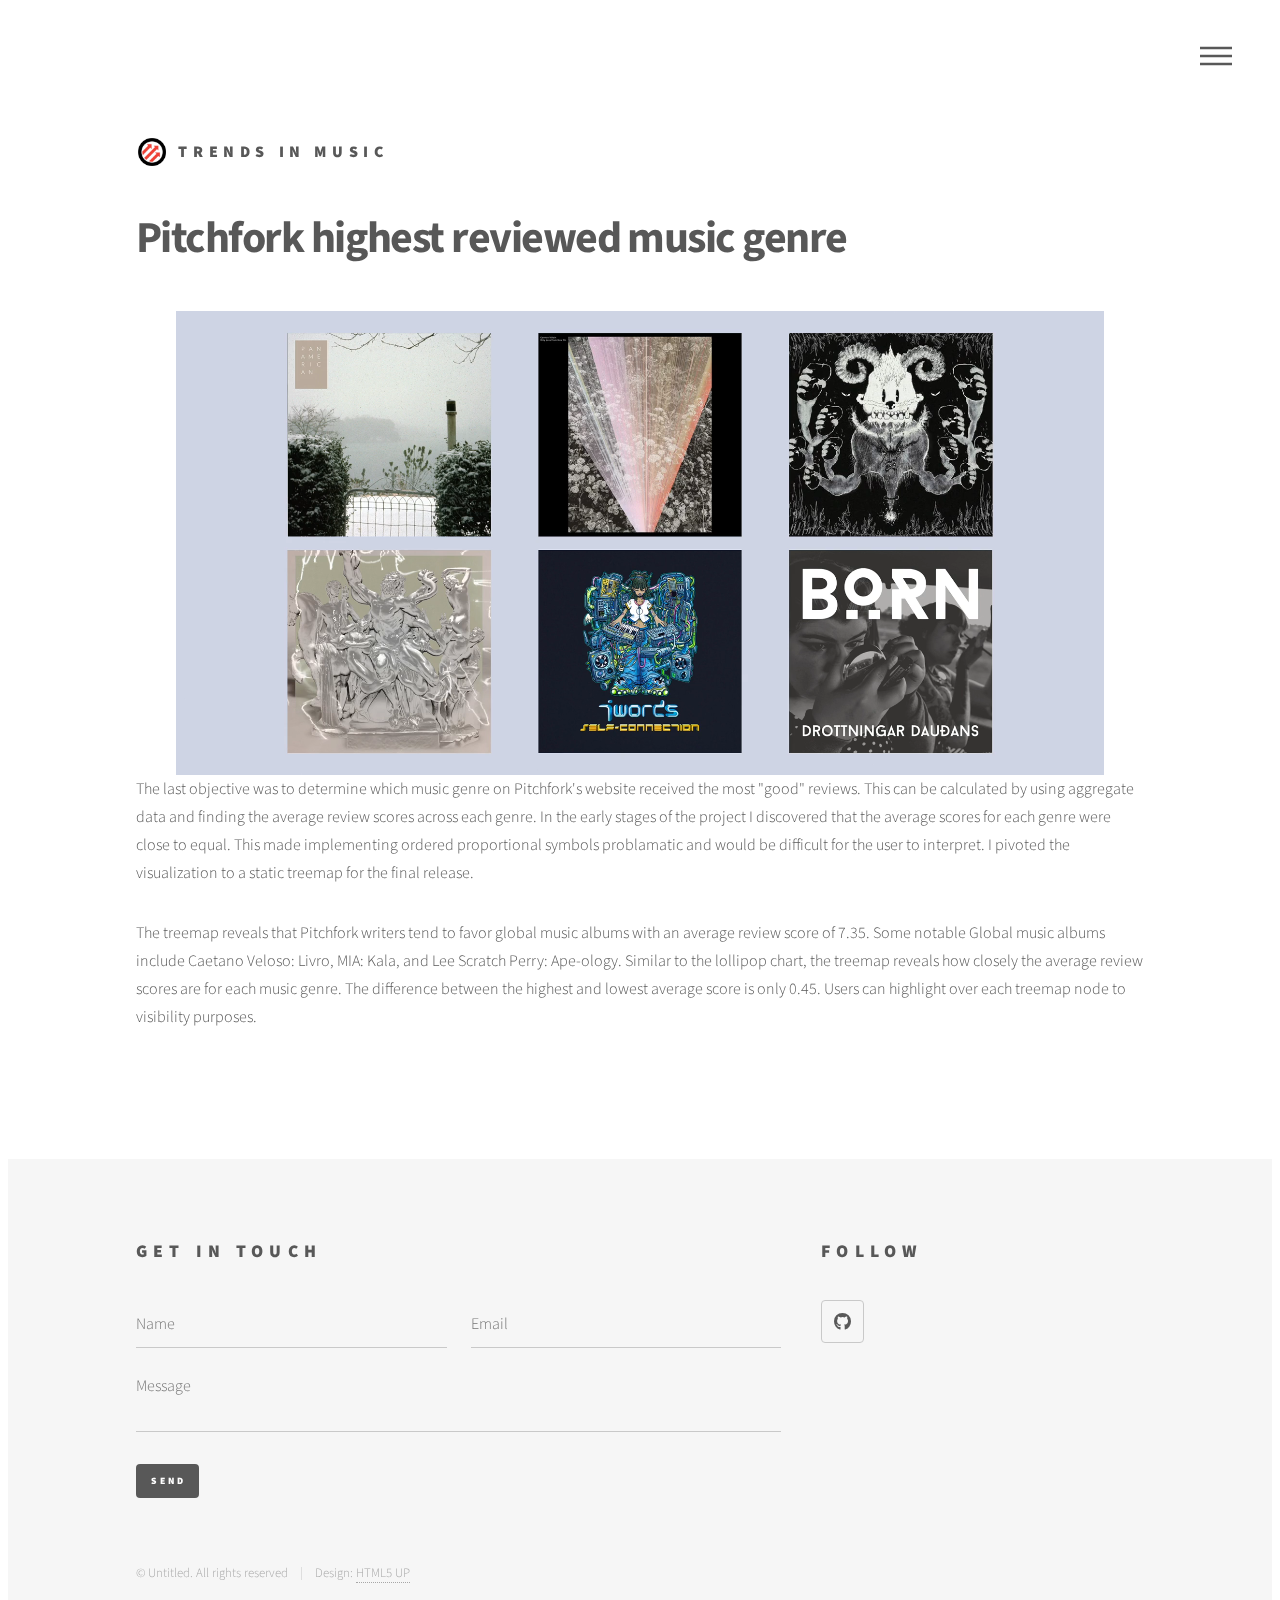
<file: reviewingpitchforkreviews/pfk-fav-genre.html>
<!DOCTYPE HTML>
<!--
	Phantom by HTML5 UP
	html5up.net | @ajlkn
	Free for personal and commercial use under the CCA 3.0 license (html5up.net/license)
-->
<html>
	<head>
		<title>Story - Phantom by HTML5 UP</title>
		<meta charset="utf-8" />
		<meta name="viewport" content="width=device-width, initial-scale=1, user-scalable=no" />
		<link rel="stylesheet" href="assets/css/main.css" />
		<noscript><link rel="stylesheet" href="assets/css/noscript.css" /></noscript>
	</head>
	<body class="is-preload">
		<!-- Wrapper -->
			<div id="wrapper">

				<!-- Header -->
					<header id="header">
						<div class="inner">

							<!-- Logo -->
								<a href="index.html" class="logo">
									<span class="symbol"><img src=".\images\pitchfork_logo.jpeg" alt="" /></span><span class="title">Trends in Music</span>
								</a>

							<!-- Nav -->
								<nav>
									<ul>
										<li><a href="#menu">Menu</a></li>
									</ul>
								</nav>

						</div>
					</header>

				<!-- Menu -->
					<nav id="menu">
						<h2>Menu</h2>
						<ul>
							<li><a href="index.html">Home</a></li>
							<li><a href="story.html">Story</a></li>
							<li><a href="behind-data.html">Behind the Data</a></li>
							<li><a href="best-year-music.html">Best Year in Music</a></li>
							<li><a href="trends-in-music.html">Trends in Music</a></li>
							<li><a href="pfk-fav-genre.html">Pitchfork's Favorite Genre</a></li>
							<li><a href="sources.html">Sources - Links</a></li>
							
						</ul>
					</nav>

				<!-- Main -->
					<div id="main">
						<div class="inner">
							<h1>Pitchfork highest reviewed music genre</h1>
							
							<video width="820" height="440" autoplay muted>
  							<source src=".\images\genres-vid.mp4" type="video/mp4">
							</video>
							
							
							<p>The last objective was to determine which music genre on Pitchfork's website received the most "good" reviews. This can be calculated by using aggregate data and finding the average review scores across each genre. In the early stages of the project I discovered that the average scores for each genre were close to equal. This made implementing ordered proportional symbols problamatic and would be difficult for the user to interpret. I pivoted the visualization to a static treemap for the final release.      
							</p>
							
							<div id="treemap"></div>
							

							<p>The treemap reveals that Pitchfork writers tend to favor global music albums with an average review score of 7.35. Some notable Global music albums include Caetano Veloso: Livro, MIA: Kala, and Lee Scratch Perry: Ape-ology. Similar to the lollipop chart, the treemap reveals how closely the average review scores are for each music genre. The difference between the highest and lowest average score is only 0.45. Users can highlight over each treemap node to visibility purposes.       
							</p> 
							
						</div>
						
					</div>

				<!-- Footer -->
					<footer id="footer">
						<div class="inner">
							<section>
								<h2>Get in touch</h2>
								<form method="post" action="#">
									<div class="fields">
										<div class="field half">
											<input type="text" name="name" id="name" placeholder="Name" />
										</div>
										<div class="field half">
											<input type="email" name="email" id="email" placeholder="Email" />
										</div>
										<div class="field">
											<textarea name="message" id="message" placeholder="Message"></textarea>
										</div>
									</div>
									<ul class="actions">
										<li><input type="submit" value="Send" class="primary" /></li>
									</ul>
								</form>
							</section>
							<section>
								<h2>Follow</h2>
								<ul class="icons">
									<li><a href="#" class="icon brands style2 fa-github"><span class="label">GitHub</span></a></li>
								</ul>
							</section>
							<ul class="copyright">
								<li>&copy; Untitled. All rights reserved</li><li>Design: <a href="http://html5up.net">HTML5 UP</a></li>
							</ul>
						</div>
					</footer>

			</div>

		<!-- Scripts -->
			<script src="assets/js/jquery.min.js"></script>
			<script src="assets/js/browser.min.js"></script>
			<script src="assets/js/breakpoints.min.js"></script>
			<script src="assets/js/util.js"></script>
			<script src="assets/js/main.js"></script>
			<script src="https://d3js.org/d3.v7.min.js"></script>
			<script src="assets/js/treemap.js"></script>
			

	</body>
</html>
</file>
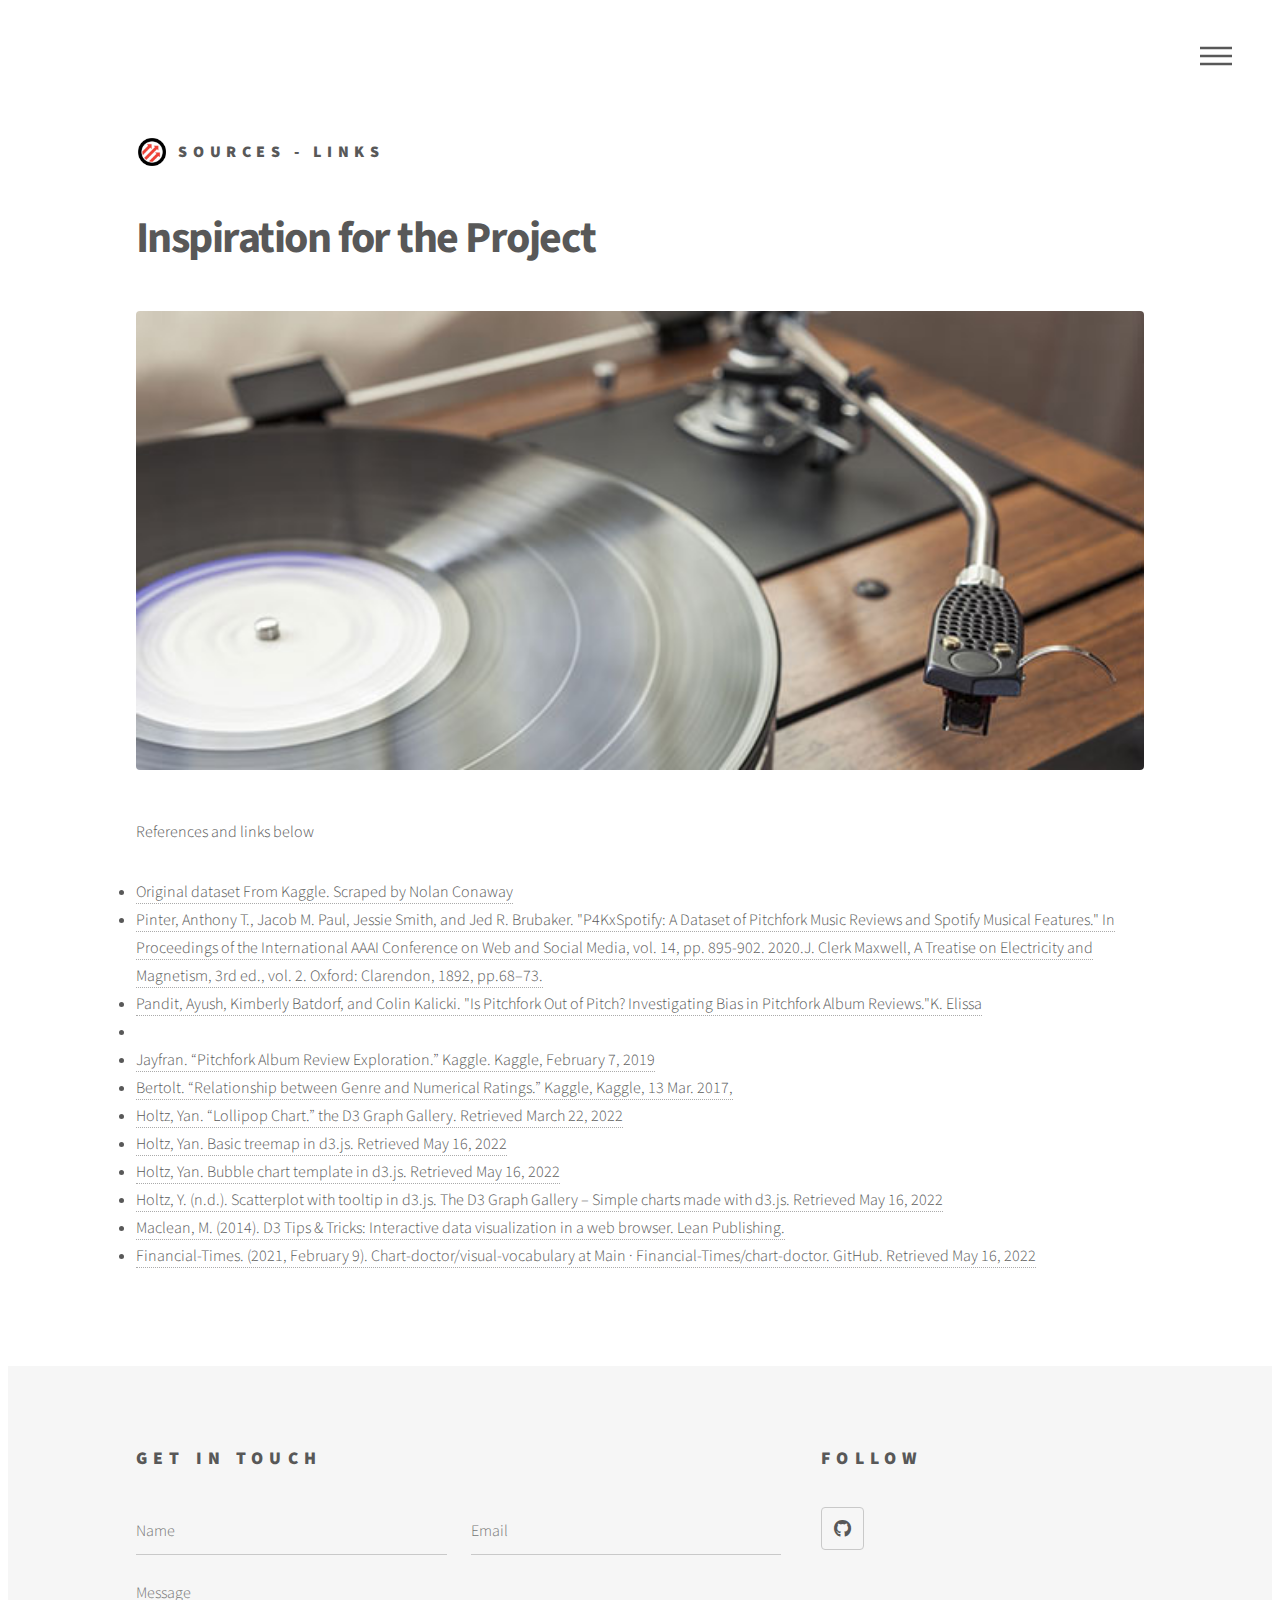
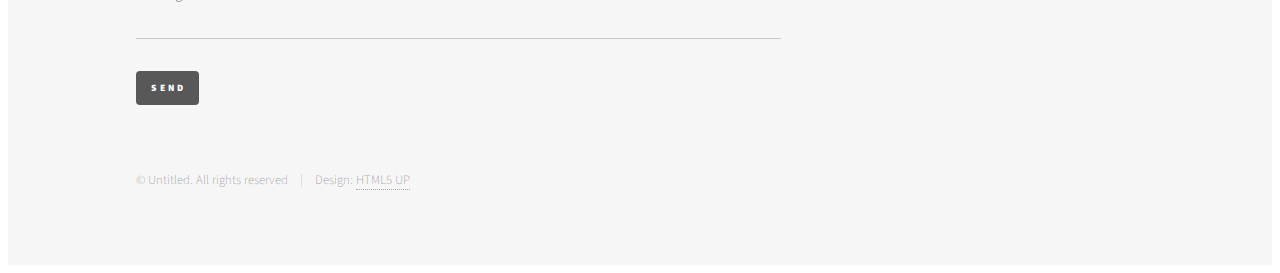
<file: reviewingpitchforkreviews/sources.html>
<!DOCTYPE HTML>
<!--
	Phantom by HTML5 UP
	html5up.net | @ajlkn
	Free for personal and commercial use under the CCA 3.0 license (html5up.net/license)
-->
<html>
	<head>
		<title>Story - Phantom by HTML5 UP</title>
		<meta charset="utf-8" />
		<meta name="viewport" content="width=device-width, initial-scale=1, user-scalable=no" />
		<link rel="stylesheet" href="assets/css/main.css" />
		<noscript><link rel="stylesheet" href="assets/css/noscript.css" /></noscript>
	</head>
	<body class="is-preload">
		<!-- Wrapper -->
			<div id="wrapper">

				<!-- Header -->
					<header id="header">
						<div class="inner">

							<!-- Logo -->
								<a href="index.html" class="logo">
									<span class="symbol"><img src=".\images\pitchfork_logo.jpeg" alt="" /></span><span class="title">Sources - Links</span>
								</a>

							<!-- Nav -->
								<nav>
									<ul>
										<li><a href="#menu">Menu</a></li>
									</ul>
								</nav>

						</div>
					</header>

				<!-- Menu -->
					<nav id="menu">
						<h2>Menu</h2>
						<ul>
							<li><a href="index.html">Home</a></li>
							<li><a href="story.html">Story</a></li>
							<li><a href="behind-data.html">Behind the Data</a></li>
							<li><a href="best-year-music.html">Best Year in Music</a></li>
							<li><a href="trends-in-music.html">Trends in Music</a></li>
							<li><a href="pfk-fav-genre.html">Pitchfork's Favorite Genre</a></li>
							<li><a href="sources.html">Sources - Links</a></li>
							
						</ul>
					</nav>

				<!-- Main -->
					<div id="main">
						<div class="inner">
							<h1>Inspiration for the Project</h1>
							<span class="image main"><img src=".\images\turntable.jpg" alt="" /></span>
							<p>References and links below</p>
							
							<li><a href="https://www.kaggle.com/datasets/nolanbconaway/24169-pitchfork-reviews">Original dataset From Kaggle. Scraped by Nolan Conaway</a></li>
							
							<li><a href="https://ojs.aaai.org/index.php/ICWSM/article/view/7355/7209">Pinter, Anthony T., Jacob M. Paul, Jessie Smith, and Jed R. Brubaker. 
									"P4KxSpotify: A Dataset of Pitchfork Music Reviews and Spotify 
										Musical Features." In Proceedings of the International AAAI Conference 
											on Web and Social Media, vol. 14, pp. 895-902. 2020.J. Clerk Maxwell, 
												A Treatise on Electricity and Magnetism, 3rd ed., vol. 2. Oxford: 
													Clarendon, 1892, pp.68–73.</a></li>
							
							
							<li><a href="http://cs229.stanford.edu/proj2021spr/report2/82006556.pdf">Pandit, Ayush, Kimberly Batdorf, and Colin Kalicki. "Is Pitchfork Out of 
										Pitch? Investigating Bias in Pitchfork Album Reviews."K. Elissa</a></li>
							
							<li><a href="https://ucladatares.medium.com/visualizing-trends-and-patterns-in-pitchfork-reviews-cad1a130869b"Fregault, J. F., Santoso, K., Lu, A., &amp; Shah, I. (2020, December 29). 
									Visualizing Trends and Patterns in pitchfork reviews. Medium. Retrieved March 22, 2022</a></li>
							
							<li><a href="https://www.kaggle.com/code/jayfran/pitchfork-album-review-exploration">Jayfran. “Pitchfork Album Review Exploration.” Kaggle. Kaggle, 
									February 7, 2019</a></li>
							
							<li><a href="https://www.kaggle.com/code/bsobolik/relationship-between-genre-and-numerical-ratings">Bertolt. “Relationship between Genre and Numerical Ratings.” Kaggle, 
									Kaggle, 13 Mar. 2017,</a></li>
							
							<li><a href="https://d3-graph-gallery.com/lollipop.html">Holtz, Yan. “Lollipop Chart.” the D3 Graph Gallery. Retrieved March 22, 
										2022</a></li>
							
							<li><a href="https://d3-graph-gallery.com/graph/treemap_basic.html">Holtz, Yan. Basic treemap in d3.js. Retrieved May 16, 2022</a></li>
							
							<li><a href="https://d3-graph-gallery.com/graph/bubble_template.html">Holtz, Yan. Bubble chart template in d3.js. Retrieved May 16, 2022</a></li>
							
							<li><a href="https://d3-graph-gallery.com/graph/scatter_tooltip.html">Holtz, Y. (n.d.). Scatterplot with tooltip in d3.js. The D3 Graph Gallery –
									Simple charts made with d3.js. Retrieved May 16, 2022</a></li>
							
							<li><a href="https://leanpub.com/d3-t-and-t-v6"> Maclean, M. (2014). D3 Tips &amp; Tricks: Interactive data visualization 
								in a web browser. Lean Publishing.</a></li>
							
							<li><a href="https://github.com/Financial-Times/chart-doctor/tree/main/visual-vocabulary"> Financial-Times. (2021, February 9). Chart-doctor/visual-vocabulary at 
									Main · Financial-Times/chart-doctor. GitHub. Retrieved May 16, 2022</a></li>
							
			
							
						</div>
					</div>

				<!-- Footer -->
					<footer id="footer">
						<div class="inner">
							<section>
								<h2>Get in touch</h2>
								<form method="post" action="#">
									<div class="fields">
										<div class="field half">
											<input type="text" name="name" id="name" placeholder="Name" />
										</div>
										<div class="field half">
											<input type="email" name="email" id="email" placeholder="Email" />
										</div>
										<div class="field">
											<textarea name="message" id="message" placeholder="Message"></textarea>
										</div>
									</div>
									<ul class="actions">
										<li><input type="submit" value="Send" class="primary" /></li>
									</ul>
								</form>
							</section>
							<section>
								<h2>Follow</h2>
								<ul class="icons">
									<li><a href="#" class="icon brands style2 fa-github"><span class="label">GitHub</span></a></li>
								</ul>
							</section>
							<ul class="copyright">
								<li>&copy; Untitled. All rights reserved</li><li>Design: <a href="http://html5up.net">HTML5 UP</a></li>
							</ul>
						</div>
					</footer>

			</div>

		<!-- Scripts -->
			<script src="assets/js/jquery.min.js"></script>
			<script src="assets/js/browser.min.js"></script>
			<script src="assets/js/breakpoints.min.js"></script>
			<script src="assets/js/util.js"></script>
			<script src="assets/js/main.js"></script>

	</body>
</html>
</file>
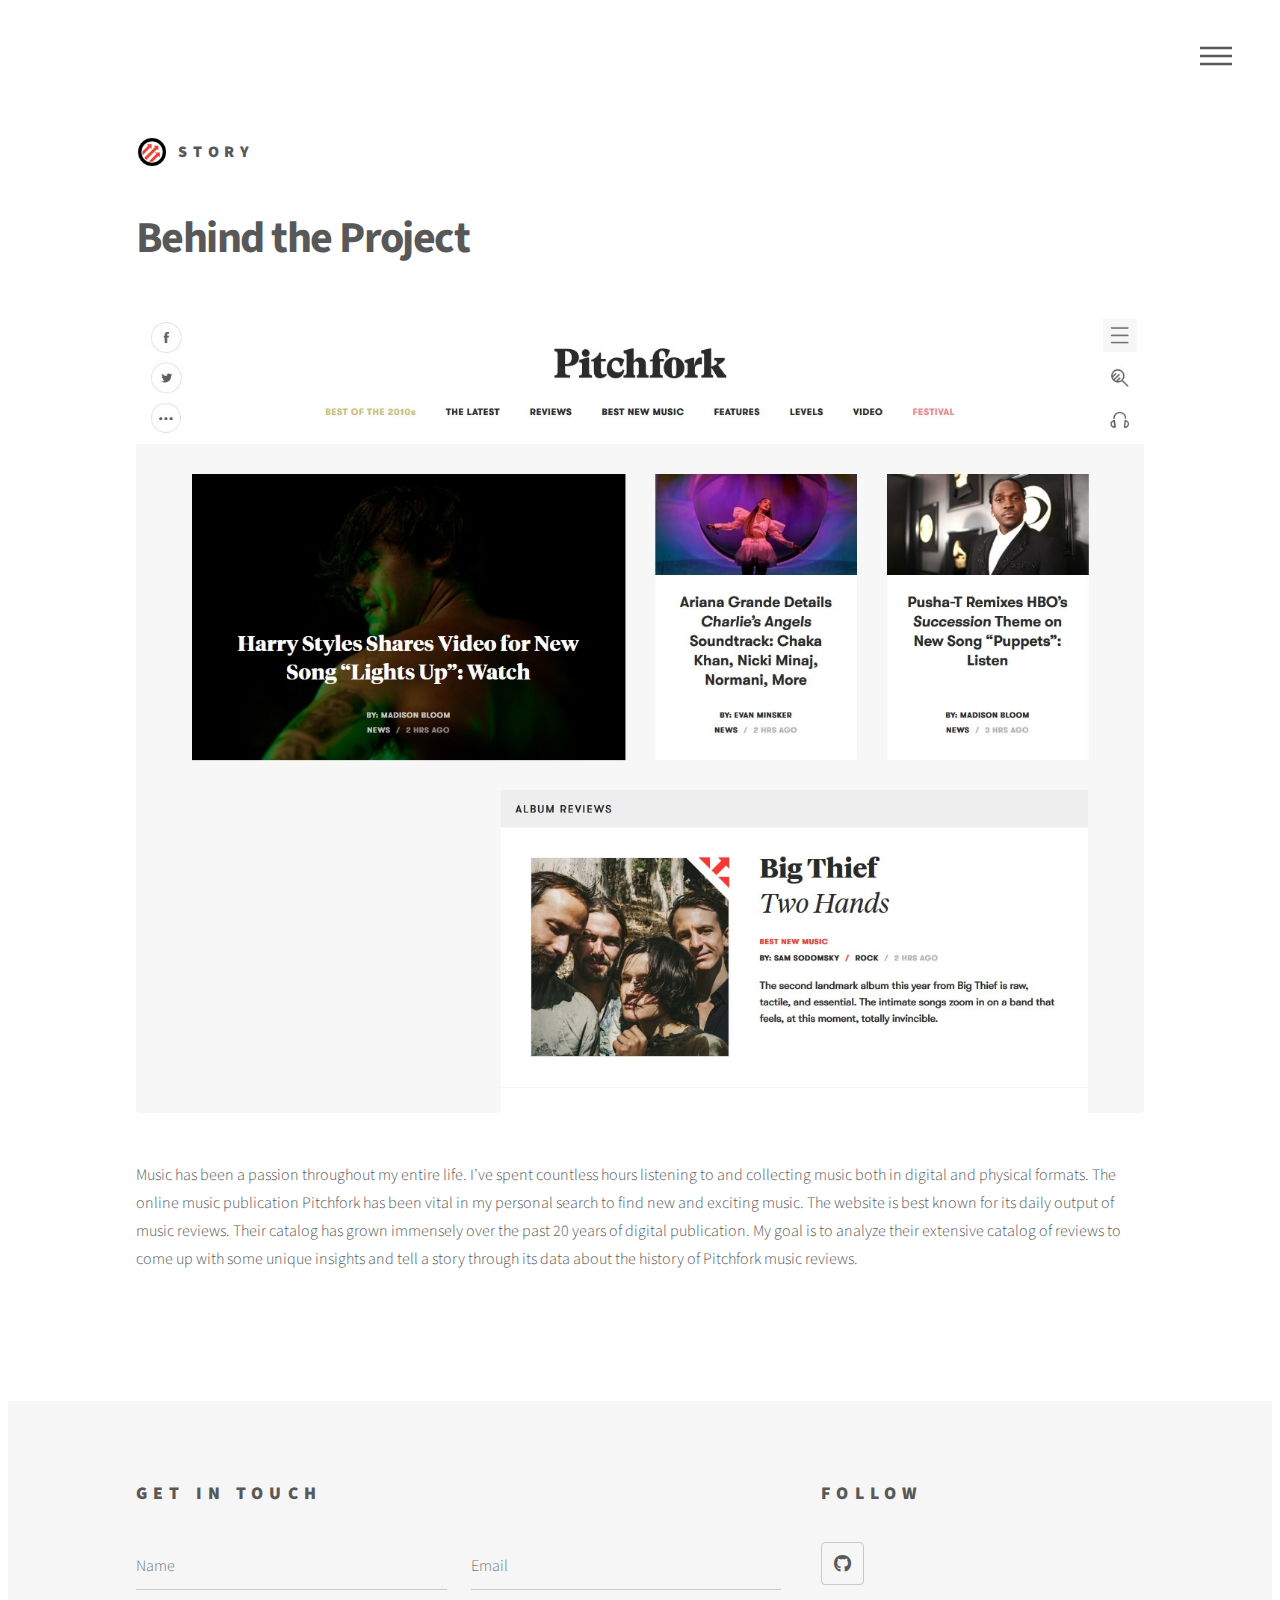
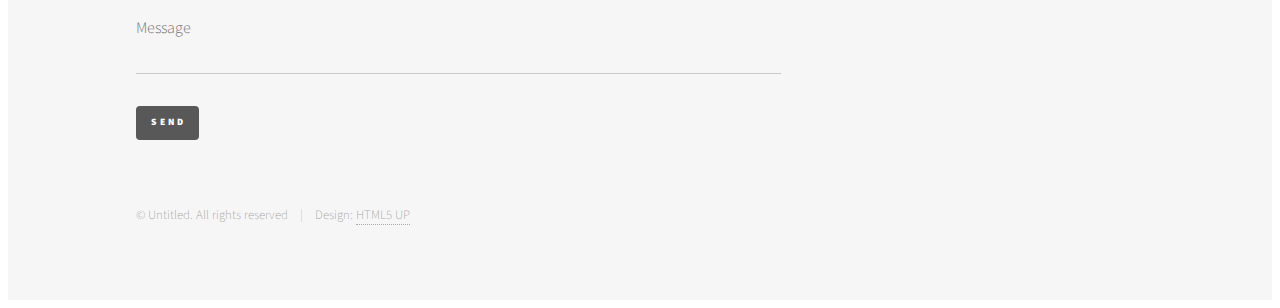
<file: reviewingpitchforkreviews/story.html>
<!DOCTYPE HTML>
<!--
	Phantom by HTML5 UP
	html5up.net | @ajlkn
	Free for personal and commercial use under the CCA 3.0 license (html5up.net/license)
-->
<html>
	<head>
		<title>Story - Phantom by HTML5 UP</title>
		<meta charset="utf-8" />
		<meta name="viewport" content="width=device-width, initial-scale=1, user-scalable=no" />
		<link rel="stylesheet" href="assets/css/main.css" />
		<noscript><link rel="stylesheet" href="assets/css/noscript.css" /></noscript>
	</head>
	<body class="is-preload">
		<!-- Wrapper -->
			<div id="wrapper">

				<!-- Header -->
					<header id="header">
						<div class="inner">

							<!-- Logo -->
								<a href="index.html" class="logo">
									<span class="symbol"><img src=".\images\pitchfork_logo.jpeg" alt="" /></span><span class="title">Story</span>
								</a>

							<!-- Nav -->
								<nav>
									<ul>
										<li><a href="#menu">Menu</a></li>
									</ul>
								</nav>

						</div>
					</header>

				<!-- Menu -->
					<nav id="menu">
						<h2>Menu</h2>
						<ul>
							<li><a href="index.html">Home</a></li>
							<li><a href="story.html">Story</a></li>
							<li><a href="behind-data.html">Behind the Data</a></li>
							<li><a href="best-year-music.html">Best Year in Music</a></li>
							<li><a href="trends-in-music.html">Trends in Music</a></li>
							<li><a href="pfk-fav-genre.html">Pitchfork's Favorite Genre</a></li>
							<li><a href="sources.html">Sources - Links</a></li>
							
						</ul>
					</nav>

				<!-- Main -->
					<div id="main">
						<div class="inner">
							<h1>Behind the Project</h1>
							<span class="image main"><img src=".\images\pitchfork-site.jpg" alt="" /></span>
							<p>Music has been a passion throughout my entire life. I’ve spent countless hours listening to and collecting music both in digital and physical formats. The online music publication Pitchfork has been vital in my personal search to find new and exciting music. The website is best known for its daily output of music reviews. Their catalog has grown immensely over the past 20 years of digital publication. My goal is to analyze their extensive catalog of reviews to come up with some unique insights and tell a story through its data about the history of Pitchfork music reviews.</p>
						</div>
					</div>

				<!-- Footer -->
					<footer id="footer">
						<div class="inner">
							<section>
								<h2>Get in touch</h2>
								<form method="post" action="#">
									<div class="fields">
										<div class="field half">
											<input type="text" name="name" id="name" placeholder="Name" />
										</div>
										<div class="field half">
											<input type="email" name="email" id="email" placeholder="Email" />
										</div>
										<div class="field">
											<textarea name="message" id="message" placeholder="Message"></textarea>
										</div>
									</div>
									<ul class="actions">
										<li><input type="submit" value="Send" class="primary" /></li>
									</ul>
								</form>
							</section>
							<section>
								<h2>Follow</h2>
								<ul class="icons">
									<li><a href="https://github.com/seansanchez951" class="icon brands style2 fa-github"><span class="label">GitHub</span></a></li>
								</ul>
							</section>
							<ul class="copyright">
								<li>&copy; Untitled. All rights reserved</li><li>Design: <a href="http://html5up.net">HTML5 UP</a></li>
							</ul>
						</div>
					</footer>

			</div>

		<!-- Scripts -->
			<script src="assets/js/jquery.min.js"></script>
			<script src="assets/js/browser.min.js"></script>
			<script src="assets/js/breakpoints.min.js"></script>
			<script src="assets/js/util.js"></script>
			<script src="assets/js/main.js"></script>

	</body>
</html>
</file>
<file: assignment10/css/style.css>
/* layout */
.float-container {
  border: 3px solid #fff;
  padding: 20px;
  
}



/* page 1 title */
#page-1 {
  text-align: center;
}

#page-1-title h1 {
  font-size: 60px;
}


#page-1-title h2 {
  font-size: 24px;
  margin-bottom: 40px;
  color: var(--DARK_GREY);
}

#page-1-title h3 {
  font-size: 20px;
  color: var(--DARK_GREY);
}


/* page 2 blackhat viz*/
#page-2 {
   
   text-align: center;
   float: left;
   width: 50%;
}

#blackhat {
   padding: 50px 50px;
}

/* page 3 whitehat viz*/
#page-3 {
   
   text-align: center;
   float: left;
   width: 50%;
}

#whitehat {
   padding: 50px 50px;
}

#description {
  text-align: left;
  padding-right; 80px
}

/* page 4 itemized list */
#page-4 {
  text-align: center;
}

#page4 {
  text-align: center;
  padding-right; 80px
}
</file>
<file: reviewingpitchforkreviews-2022-datavis/css/style.css>
html,
body {
  width: 100%;
  font-family: ganhdi;
  line-height: 1.7em;
}

.page {
  display: block;
  text-align: center;
  margin: 30px 30px;
  transition: all 1000ms ease-in;
  padding: 3%;
}

.page p {
  text-align: left;
  font-size: 18px;
  width: 500px;
  margin: auto;
  color: var(--DARK_GREY);
}

.text-show {
  opacity: 1 !important;
}

.text-hide {
  opacity: 0.05;
  transition: all 250ms ease-in;
}

/* layout */
.div-container {
  display: flex;
  justify-content: center;
  width: 100%;
  margin-top: 50px;
}

.div-half {
  width: 800px;
}

/* section */
.section-title {
  padding-top: 40px;
  padding-bottom: 50px;
  font-size: 24px;
}

/* divider */
.three-dots {
  text-align: center;
  margin-top: 30px;
  margin-bottom: 50px;
}

.three-dots span {
  width: 5px;
  height: 5px;
  border-radius: 50%;
  background: black;
  display: inline-block;
  margin: 0 5px;
}

/* page 1 title */
#page-1 {
  display: block;
  text-align: center;
}

#page-1-title h1 {
  font-size: 60px;
}

#page-1-title h2 {
  font-size: 24px;
  margin-bottom: 40px;
  color: var(--DARK_GREY);
}

#page-1-title h3 {
  font-size: 20px;
  color: var(--DARK_GREY);
}

#page-1-img {
  margin-bottom: 60px;
}

#page-1-img img {
  width: 800px;
}

/* page 2 project 1 objectives*/
#page-2 {
   display: block;
   text-align: center;
}

#lollipop-chart {
   margin: 50px 50px;
   padding: 50px 50px;
}


/* page 3 project 2 objectives*/

.bubbles {
        stroke-width: 1px;
        stroke: black;
        opacity: .8
}
.bubbles:hover {
        stroke: black;
}

#page-3 {
   display: block;
   text-align: center;
}

#bubble-chart {
   margin: 50px 50px;
   padding: 50px 50px;
}


/* page 4 project 3 objectives */


#page-4 {
   display: block;
   text-align: center;
}

#treemap {
   margin: 50px 50px;
   padding: 50px 50px;
}
</file>
<file: reviewingpitchforkreviews/assets/css/noscript.css>
/*
	Phantom by HTML5 UP
	html5up.net | @ajlkn
	Free for personal and commercial use under the CCA 3.0 license (html5up.net/license)
*/

/* Tiles */

	body.is-preload .tiles article {
		-moz-transform: none;
		-webkit-transform: none;
		-ms-transform: none;
		transform: none;
		opacity: 1;
	}
</file>
<file: assets/css/main.css>
@import url("fontawesome-all.min.css");
@import url("https://fonts.googleapis.com/css?family=Source+Sans+Pro:400,400italic");

/*
	Strata by HTML5 UP
	html5up.net | @ajlkn
	Free for personal and commercial use under the CCA 3.0 license (html5up.net/license)
*/

html, body, div, span, applet, object,
iframe, h1, h2, h3, h4, h5, h6, p, blockquote,
pre, a, abbr, acronym, address, big, cite,
code, del, dfn, em, img, ins, kbd, q, s, samp,
small, strike, strong, sub, sup, tt, var, b,
u, i, center, dl, dt, dd, ol, ul, li, fieldset,
form, label, legend, table, caption, tbody,
tfoot, thead, tr, th, td, article, aside,
canvas, details, embed, figure, figcaption,
footer, header, hgroup, menu, nav, output, ruby,
section, summary, time, mark, audio, video {
	margin: 0;
	padding: 0;
	border: 0;
	font-size: 100%;
	font: inherit;
	vertical-align: baseline;}

article, aside, details, figcaption, figure,
footer, header, hgroup, menu, nav, section {
	display: block;}

body {
	line-height: 1;
}

ol, ul {
	list-style: none;
}

blockquote, q {
	quotes: none;
}

	blockquote:before, blockquote:after, q:before, q:after {
		content: '';
		content: none;
	}

table {
	border-collapse: collapse;
	border-spacing: 0;
}

body {
	-webkit-text-size-adjust: none;
}

mark {
	background-color: transparent;
	color: inherit;
}

input::-moz-focus-inner {
	border: 0;
	padding: 0;
}

input, select, textarea {
	-moz-appearance: none;
	-webkit-appearance: none;
	-ms-appearance: none;
	appearance: none;
}

/* Basic */

	html {
		box-sizing: border-box;
	}

	*, *:before, *:after {
		box-sizing: inherit;
	}

	body {
		background: #fff;
	}

		body.is-preload *, body.is-preload *:before, body.is-preload *:after {
			-moz-animation: none !important;
			-webkit-animation: none !important;
			-ms-animation: none !important;
			animation: none !important;
			-moz-transition: none !important;
			-webkit-transition: none !important;
			-ms-transition: none !important;
			transition: none !important;
		}

	body, input, select, textarea {
		color: #a2a2a2;
		font-family: "Source Sans Pro", Helvetica, sans-serif;
		font-size: 16pt;
		font-weight: 400;
		line-height: 1.75em;
	}

	a {
		-moz-transition: color 0.2s ease-in-out, border-color 0.2s ease-in-out;
		-webkit-transition: color 0.2s ease-in-out, border-color 0.2s ease-in-out;
		-ms-transition: color 0.2s ease-in-out, border-color 0.2s ease-in-out;
		transition: color 0.2s ease-in-out, border-color 0.2s ease-in-out;
		border-bottom: dotted 1px;
		color: #49bf9d;
		text-decoration: none;
	}

		a:hover {
			border-bottom-color: transparent;
			color: #49bf9d !important;
			text-decoration: none;
		}

	strong, b {
		color: #787878;
		font-weight: 400;
	}

	em, i {
		font-style: italic;
	}

	p {
		margin: 0 0 2em 0;
	}

	h1, h2, h3, h4, h5, h6 {
		color: #787878;
		font-weight: 400;
		line-height: 1em;
		margin: 0 0 1em 0;
	}

		h1 a, h2 a, h3 a, h4 a, h5 a, h6 a {
			color: inherit;
			text-decoration: none;
		}

	h1 {
		font-size: 2em;
		line-height: 1.5em;
	}

	h2 {
		font-size: 1.5em;
		line-height: 1.5em;
	}

	h3 {
		font-size: 1.25em;
		line-height: 1.5em;
	}

	h4 {
		font-size: 1.1em;
		line-height: 1.5em;
	}

	h5 {
		font-size: 0.9em;
		line-height: 1.5em;
	}

	h6 {
		font-size: 0.7em;
		line-height: 1.5em;
	}

	sub {
		font-size: 0.8em;
		position: relative;
		top: 0.5em;
	}

	sup {
		font-size: 0.8em;
		position: relative;
		top: -0.5em;
	}

	hr {
		border: 0;
		border-bottom: solid 2px #efefef;
		margin: 2em 0;
	}

		hr.major {
			margin: 3em 0;
		}

	blockquote {
		border-left: solid 6px #efefef;
		font-family: Inconsolata,monospace;
		font-size: 16px;
		margin: 0 0 2em 0;
		padding: 0.5em 0 0.5em 1.5em;
	}

	.tab {
		margin-left: 40px;
	}

	code {
		background: #f7f7f7;
		border-radius: 0.35em;
		border: solid 2px #efefef;
		font-family: "Courier New", monospace;
		font-size: 0.9em;
		margin: 0 0.25em;
		padding: 0.25em 0.65em;
	}

	pre {
		-webkit-overflow-scrolling: touch;
		font-family: "Courier New", monospace;
		font-size: 0.9em;
		margin: 0 0 2em 0;
	}

		pre code {
			display: block;
			line-height: 1.75em;
			padding: 1em 1.5em;
			overflow-x: auto;
		}

	.align-left {
		text-align: left;
	}

	.align-center {
		text-align: center;
	}

	.align-right {
		text-align: right;
	}

/* Container */

	.container {
		margin: 0 auto;
		max-width: calc(100% - 4em);
		width: 100%;
	}

		.container.xsmall {
			width: 25%;
		}

		.container.small {
			width: 50%;
		}

		.container.medium {
			width: 75%;
		}

		.container.large {
			width: 125%;
		}

		.container.xlarge {
			width: 150%;
		}

		.container.max {
			width: 100%;
		}

		@media screen and (max-width: 980px) {

			.container {
				width: 100% !important;
				max-width: 100% !important;
			}

		}

		@media screen and (max-width: 480px) {

			.container {
				max-width: calc(100% - 3em);
			}

		}

/* Row */

	.row {
		display: flex;
		flex-wrap: wrap;
		box-sizing: border-box;
		align-items: stretch;
	}

		.row > * {
			box-sizing: border-box;
		}

		.row.gtr-uniform > * > :last-child {
			margin-bottom: 0;
		}

		.row.aln-left {
			justify-content: flex-start;
		}

		.row.aln-center {
			justify-content: center;
		}

		.row.aln-right {
			justify-content: flex-end;
		}

		.row.aln-top {
			align-items: flex-start;
		}

		.row.aln-middle {
			align-items: center;
		}

		.row.aln-bottom {
			align-items: flex-end;
		}

		.row > .imp {
			order: -1;
		}

		.row > .col-1 {
			width: 8.33333%;
		}

		.row > .off-1 {
			margin-left: 8.33333%;
		}

		.row > .col-2 {
			width: 16.66667%;
		}

		.row > .off-2 {
			margin-left: 16.66667%;
		}

		.row > .col-3 {
			width: 25%;
		}

		.row > .off-3 {
			margin-left: 25%;
		}

		.row > .col-4 {
			width: 33.33333%;
		}

		.row > .off-4 {
			margin-left: 33.33333%;
		}

		.row > .col-5 {
			width: 41.66667%;
		}

		.row > .off-5 {
			margin-left: 41.66667%;
		}

		.row > .col-6 {
			width: 50%;
		}

		.row > .off-6 {
			margin-left: 50%;
		}

		.row > .col-7 {
			width: 58.33333%;
		}

		.row > .off-7 {
			margin-left: 58.33333%;
		}

		.row > .col-8 {
			width: 66.66667%;
		}

		.row > .off-8 {
			margin-left: 66.66667%;
		}

		.row > .col-9 {
			width: 75%;
		}

		.row > .off-9 {
			margin-left: 75%;
		}

		.row > .col-10 {
			width: 83.33333%;
		}

		.row > .off-10 {
			margin-left: 83.33333%;
		}

		.row > .col-11 {
			width: 91.66667%;
		}

		.row > .off-11 {
			margin-left: 91.66667%;
		}

		.row > .col-12 {
			width: 100%;
		}

		.row > .off-12 {
			margin-left: 100%;
		}

		.row.gtr-0 {
			margin-top: 0;
			margin-left: 0em;
		}

			.row.gtr-0 > * {
				padding: 0 0 0 0em;
			}

			.row.gtr-0.gtr-uniform {
				margin-top: 0em;
			}

				.row.gtr-0.gtr-uniform > * {
					padding-top: 0em;
				}

		.row.gtr-25 {
			margin-top: 0;
			margin-left: -0.625em;
		}

			.row.gtr-25 > * {
				padding: 0 0 0 0.625em;
			}

			.row.gtr-25.gtr-uniform {
				margin-top: -0.625em;
			}

				.row.gtr-25.gtr-uniform > * {
					padding-top: 0.625em;
				}

		.row.gtr-50 {
			margin-top: 0;
			margin-left: -1.25em;
		}

			.row.gtr-50 > * {
				padding: 0 0 0 1.25em;
			}

			.row.gtr-50.gtr-uniform {
				margin-top: -1.25em;
			}

				.row.gtr-50.gtr-uniform > * {
					padding-top: 1.25em;
				}

		.row {
			margin-top: 0;
			margin-left: -2.5em;
		}

			.row > * {
				padding: 0 0 0 2.5em;
			}

			.row.gtr-uniform {
				margin-top: -2.5em;
			}

				.row.gtr-uniform > * {
					padding-top: 2.5em;
				}

		.row.gtr-150 {
			margin-top: 0;
			margin-left: -3.75em;
		}

			.row.gtr-150 > * {
				padding: 0 0 0 3.75em;
			}

			.row.gtr-150.gtr-uniform {
				margin-top: -3.75em;
			}

				.row.gtr-150.gtr-uniform > * {
					padding-top: 3.75em;
				}

		.row.gtr-200 {
			margin-top: 0;
			margin-left: -5em;
		}

			.row.gtr-200 > * {
				padding: 0 0 0 5em;
			}

			.row.gtr-200.gtr-uniform {
				margin-top: -5em;
			}

				.row.gtr-200.gtr-uniform > * {
					padding-top: 5em;
				}

		@media screen and (max-width: 1800px) {

			.row {
				display: flex;
				flex-wrap: wrap;
				box-sizing: border-box;
				align-items: stretch;
			}

				.row > * {
					box-sizing: border-box;
				}

				.row.gtr-uniform > * > :last-child {
					margin-bottom: 0;
				}

				.row.aln-left {
					justify-content: flex-start;
				}

				.row.aln-center {
					justify-content: center;
				}

				.row.aln-right {
					justify-content: flex-end;
				}

				.row.aln-top {
					align-items: flex-start;
				}

				.row.aln-middle {
					align-items: center;
				}

				.row.aln-bottom {
					align-items: flex-end;
				}

				.row > .imp-xlarge {
					order: -1;
				}

				.row > .col-1-xlarge {
					width: 8.33333%;
				}

				.row > .off-1-xlarge {
					margin-left: 8.33333%;
				}

				.row > .col-2-xlarge {
					width: 16.66667%;
				}

				.row > .off-2-xlarge {
					margin-left: 16.66667%;
				}

				.row > .col-3-xlarge {
					width: 25%;
				}

				.row > .off-3-xlarge {
					margin-left: 25%;
				}

				.row > .col-4-xlarge {
					width: 33.33333%;
				}

				.row > .off-4-xlarge {
					margin-left: 33.33333%;
				}

				.row > .col-5-xlarge {
					width: 41.66667%;
				}

				.row > .off-5-xlarge {
					margin-left: 41.66667%;
				}

				.row > .col-6-xlarge {
					width: 50%;
				}

				.row > .off-6-xlarge {
					margin-left: 50%;
				}

				.row > .col-7-xlarge {
					width: 58.33333%;
				}

				.row > .off-7-xlarge {
					margin-left: 58.33333%;
				}

				.row > .col-8-xlarge {
					width: 66.66667%;
				}

				.row > .off-8-xlarge {
					margin-left: 66.66667%;
				}

				.row > .col-9-xlarge {
					width: 75%;
				}

				.row > .off-9-xlarge {
					margin-left: 75%;
				}

				.row > .col-10-xlarge {
					width: 83.33333%;
				}

				.row > .off-10-xlarge {
					margin-left: 83.33333%;
				}

				.row > .col-11-xlarge {
					width: 91.66667%;
				}

				.row > .off-11-xlarge {
					margin-left: 91.66667%;
				}

				.row > .col-12-xlarge {
					width: 100%;
				}

				.row > .off-12-xlarge {
					margin-left: 100%;
				}

				.row.gtr-0 {
					margin-top: 0;
					margin-left: 0em;
				}

					.row.gtr-0 > * {
						padding: 0 0 0 0em;
					}

					.row.gtr-0.gtr-uniform {
						margin-top: 0em;
					}

						.row.gtr-0.gtr-uniform > * {
							padding-top: 0em;
						}

				.row.gtr-25 {
					margin-top: 0;
					margin-left: -0.625em;
				}

					.row.gtr-25 > * {
						padding: 0 0 0 0.625em;
					}

					.row.gtr-25.gtr-uniform {
						margin-top: -0.625em;
					}

						.row.gtr-25.gtr-uniform > * {
							padding-top: 0.625em;
						}

				.row.gtr-50 {
					margin-top: 0;
					margin-left: -1.25em;
				}

					.row.gtr-50 > * {
						padding: 0 0 0 1.25em;
					}

					.row.gtr-50.gtr-uniform {
						margin-top: -1.25em;
					}

						.row.gtr-50.gtr-uniform > * {
							padding-top: 1.25em;
						}

				.row {
					margin-top: 0;
					margin-left: -2.5em;
				}

					.row > * {
						padding: 0 0 0 2.5em;
					}

					.row.gtr-uniform {
						margin-top: -2.5em;
					}

						.row.gtr-uniform > * {
							padding-top: 2.5em;
						}

				.row.gtr-150 {
					margin-top: 0;
					margin-left: -3.75em;
				}

					.row.gtr-150 > * {
						padding: 0 0 0 3.75em;
					}

					.row.gtr-150.gtr-uniform {
						margin-top: -3.75em;
					}

						.row.gtr-150.gtr-uniform > * {
							padding-top: 3.75em;
						}

				.row.gtr-200 {
					margin-top: 0;
					margin-left: -5em;
				}

					.row.gtr-200 > * {
						padding: 0 0 0 5em;
					}

					.row.gtr-200.gtr-uniform {
						margin-top: -5em;
					}

						.row.gtr-200.gtr-uniform > * {
							padding-top: 5em;
						}

		}

		@media screen and (max-width: 1280px) {

			.row {
				display: flex;
				flex-wrap: wrap;
				box-sizing: border-box;
				align-items: stretch;
			}

				.row > * {
					box-sizing: border-box;
				}

				.row.gtr-uniform > * > :last-child {
					margin-bottom: 0;
				}

				.row.aln-left {
					justify-content: flex-start;
				}

				.row.aln-center {
					justify-content: center;
				}

				.row.aln-right {
					justify-content: flex-end;
				}

				.row.aln-top {
					align-items: flex-start;
				}

				.row.aln-middle {
					align-items: center;
				}

				.row.aln-bottom {
					align-items: flex-end;
				}

				.row > .imp-large {
					order: -1;
				}

				.row > .col-1-large {
					width: 8.33333%;
				}

				.row > .off-1-large {
					margin-left: 8.33333%;
				}

				.row > .col-2-large {
					width: 16.66667%;
				}

				.row > .off-2-large {
					margin-left: 16.66667%;
				}

				.row > .col-3-large {
					width: 25%;
				}

				.row > .off-3-large {
					margin-left: 25%;
				}

				.row > .col-4-large {
					width: 33.33333%;
				}

				.row > .off-4-large {
					margin-left: 33.33333%;
				}

				.row > .col-5-large {
					width: 41.66667%;
				}

				.row > .off-5-large {
					margin-left: 41.66667%;
				}

				.row > .col-6-large {
					width: 50%;
				}

				.row > .off-6-large {
					margin-left: 50%;
				}

				.row > .col-7-large {
					width: 58.33333%;
				}

				.row > .off-7-large {
					margin-left: 58.33333%;
				}

				.row > .col-8-large {
					width: 66.66667%;
				}

				.row > .off-8-large {
					margin-left: 66.66667%;
				}

				.row > .col-9-large {
					width: 75%;
				}

				.row > .off-9-large {
					margin-left: 75%;
				}

				.row > .col-10-large {
					width: 83.33333%;
				}

				.row > .off-10-large {
					margin-left: 83.33333%;
				}

				.row > .col-11-large {
					width: 91.66667%;
				}

				.row > .off-11-large {
					margin-left: 91.66667%;
				}

				.row > .col-12-large {
					width: 100%;
				}

				.row > .off-12-large {
					margin-left: 100%;
				}

				.row.gtr-0 {
					margin-top: 0;
					margin-left: 0em;
				}

					.row.gtr-0 > * {
						padding: 0 0 0 0em;
					}

					.row.gtr-0.gtr-uniform {
						margin-top: 0em;
					}

						.row.gtr-0.gtr-uniform > * {
							padding-top: 0em;
						}

				.row.gtr-25 {
					margin-top: 0;
					margin-left: -0.5em;
				}

					.row.gtr-25 > * {
						padding: 0 0 0 0.5em;
					}

					.row.gtr-25.gtr-uniform {
						margin-top: -0.5em;
					}

						.row.gtr-25.gtr-uniform > * {
							padding-top: 0.5em;
						}

				.row.gtr-50 {
					margin-top: 0;
					margin-left: -1em;
				}

					.row.gtr-50 > * {
						padding: 0 0 0 1em;
					}

					.row.gtr-50.gtr-uniform {
						margin-top: -1em;
					}

						.row.gtr-50.gtr-uniform > * {
							padding-top: 1em;
						}

				.row {
					margin-top: 0;
					margin-left: -2em;
				}

					.row > * {
						padding: 0 0 0 2em;
					}

					.row.gtr-uniform {
						margin-top: -2em;
					}

						.row.gtr-uniform > * {
							padding-top: 2em;
						}

				.row.gtr-150 {
					margin-top: 0;
					margin-left: -3em;
				}

					.row.gtr-150 > * {
						padding: 0 0 0 3em;
					}

					.row.gtr-150.gtr-uniform {
						margin-top: -3em;
					}

						.row.gtr-150.gtr-uniform > * {
							padding-top: 3em;
						}

				.row.gtr-200 {
					margin-top: 0;
					margin-left: -4em;
				}

					.row.gtr-200 > * {
						padding: 0 0 0 4em;
					}

					.row.gtr-200.gtr-uniform {
						margin-top: -4em;
					}

						.row.gtr-200.gtr-uniform > * {
							padding-top: 4em;
						}

		}

		@media screen and (max-width: 980px) {

			.row {
				display: flex;
				flex-wrap: wrap;
				box-sizing: border-box;
				align-items: stretch;
			}

				.row > * {
					box-sizing: border-box;
				}

				.row.gtr-uniform > * > :last-child {
					margin-bottom: 0;
				}

				.row.aln-left {
					justify-content: flex-start;
				}

				.row.aln-center {
					justify-content: center;
				}

				.row.aln-right {
					justify-content: flex-end;
				}

				.row.aln-top {
					align-items: flex-start;
				}

				.row.aln-middle {
					align-items: center;
				}

				.row.aln-bottom {
					align-items: flex-end;
				}

				.row > .imp-medium {
					order: -1;
				}

				.row > .col-1-medium {
					width: 8.33333%;
				}

				.row > .off-1-medium {
					margin-left: 8.33333%;
				}

				.row > .col-2-medium {
					width: 16.66667%;
				}

				.row > .off-2-medium {
					margin-left: 16.66667%;
				}

				.row > .col-3-medium {
					width: 25%;
				}

				.row > .off-3-medium {
					margin-left: 25%;
				}

				.row > .col-4-medium {
					width: 33.33333%;
				}

				.row > .off-4-medium {
					margin-left: 33.33333%;
				}

				.row > .col-5-medium {
					width: 41.66667%;
				}

				.row > .off-5-medium {
					margin-left: 41.66667%;
				}

				.row > .col-6-medium {
					width: 50%;
				}

				.row > .off-6-medium {
					margin-left: 50%;
				}

				.row > .col-7-medium {
					width: 58.33333%;
				}

				.row > .off-7-medium {
					margin-left: 58.33333%;
				}

				.row > .col-8-medium {
					width: 66.66667%;
				}

				.row > .off-8-medium {
					margin-left: 66.66667%;
				}

				.row > .col-9-medium {
					width: 75%;
				}

				.row > .off-9-medium {
					margin-left: 75%;
				}

				.row > .col-10-medium {
					width: 83.33333%;
				}

				.row > .off-10-medium {
					margin-left: 83.33333%;
				}

				.row > .col-11-medium {
					width: 91.66667%;
				}

				.row > .off-11-medium {
					margin-left: 91.66667%;
				}

				.row > .col-12-medium {
					width: 100%;
				}

				.row > .off-12-medium {
					margin-left: 100%;
				}

				.row.gtr-0 {
					margin-top: 0;
					margin-left: 0em;
				}

					.row.gtr-0 > * {
						padding: 0 0 0 0em;
					}

					.row.gtr-0.gtr-uniform {
						margin-top: 0em;
					}

						.row.gtr-0.gtr-uniform > * {
							padding-top: 0em;
						}

				.row.gtr-25 {
					margin-top: 0;
					margin-left: -0.5em;
				}

					.row.gtr-25 > * {
						padding: 0 0 0 0.5em;
					}

					.row.gtr-25.gtr-uniform {
						margin-top: -0.5em;
					}

						.row.gtr-25.gtr-uniform > * {
							padding-top: 0.5em;
						}

				.row.gtr-50 {
					margin-top: 0;
					margin-left: -1em;
				}

					.row.gtr-50 > * {
						padding: 0 0 0 1em;
					}

					.row.gtr-50.gtr-uniform {
						margin-top: -1em;
					}

						.row.gtr-50.gtr-uniform > * {
							padding-top: 1em;
						}

				.row {
					margin-top: 0;
					margin-left: -2em;
				}

					.row > * {
						padding: 0 0 0 2em;
					}

					.row.gtr-uniform {
						margin-top: -2em;
					}

						.row.gtr-uniform > * {
							padding-top: 2em;
						}

				.row.gtr-150 {
					margin-top: 0;
					margin-left: -3em;
				}

					.row.gtr-150 > * {
						padding: 0 0 0 3em;
					}

					.row.gtr-150.gtr-uniform {
						margin-top: -3em;
					}

						.row.gtr-150.gtr-uniform > * {
							padding-top: 3em;
						}

				.row.gtr-200 {
					margin-top: 0;
					margin-left: -4em;
				}

					.row.gtr-200 > * {
						padding: 0 0 0 4em;
					}

					.row.gtr-200.gtr-uniform {
						margin-top: -4em;
					}

						.row.gtr-200.gtr-uniform > * {
							padding-top: 4em;
						}

		}

		@media screen and (max-width: 736px) {

			.row {
				display: flex;
				flex-wrap: wrap;
				box-sizing: border-box;
				align-items: stretch;
			}

				.row > * {
					box-sizing: border-box;
				}

				.row.gtr-uniform > * > :last-child {
					margin-bottom: 0;
				}

				.row.aln-left {
					justify-content: flex-start;
				}

				.row.aln-center {
					justify-content: center;
				}

				.row.aln-right {
					justify-content: flex-end;
				}

				.row.aln-top {
					align-items: flex-start;
				}

				.row.aln-middle {
					align-items: center;
				}

				.row.aln-bottom {
					align-items: flex-end;
				}

				.row > .imp-small {
					order: -1;
				}

				.row > .col-1-small {
					width: 8.33333%;
				}

				.row > .off-1-small {
					margin-left: 8.33333%;
				}

				.row > .col-2-small {
					width: 16.66667%;
				}

				.row > .off-2-small {
					margin-left: 16.66667%;
				}

				.row > .col-3-small {
					width: 25%;
				}

				.row > .off-3-small {
					margin-left: 25%;
				}

				.row > .col-4-small {
					width: 33.33333%;
				}

				.row > .off-4-small {
					margin-left: 33.33333%;
				}

				.row > .col-5-small {
					width: 41.66667%;
				}

				.row > .off-5-small {
					margin-left: 41.66667%;
				}

				.row > .col-6-small {
					width: 50%;
				}

				.row > .off-6-small {
					margin-left: 50%;
				}

				.row > .col-7-small {
					width: 58.33333%;
				}

				.row > .off-7-small {
					margin-left: 58.33333%;
				}

				.row > .col-8-small {
					width: 66.66667%;
				}

				.row > .off-8-small {
					margin-left: 66.66667%;
				}

				.row > .col-9-small {
					width: 75%;
				}

				.row > .off-9-small {
					margin-left: 75%;
				}

				.row > .col-10-small {
					width: 83.33333%;
				}

				.row > .off-10-small {
					margin-left: 83.33333%;
				}

				.row > .col-11-small {
					width: 91.66667%;
				}

				.row > .off-11-small {
					margin-left: 91.66667%;
				}

				.row > .col-12-small {
					width: 100%;
				}

				.row > .off-12-small {
					margin-left: 100%;
				}

				.row.gtr-0 {
					margin-top: 0;
					margin-left: 0em;
				}

					.row.gtr-0 > * {
						padding: 0 0 0 0em;
					}

					.row.gtr-0.gtr-uniform {
						margin-top: 0em;
					}

						.row.gtr-0.gtr-uniform > * {
							padding-top: 0em;
						}

				.row.gtr-25 {
					margin-top: 0;
					margin-left: -0.375em;
				}

					.row.gtr-25 > * {
						padding: 0 0 0 0.375em;
					}

					.row.gtr-25.gtr-uniform {
						margin-top: -0.375em;
					}

						.row.gtr-25.gtr-uniform > * {
							padding-top: 0.375em;
						}

				.row.gtr-50 {
					margin-top: 0;
					margin-left: -0.75em;
				}

					.row.gtr-50 > * {
						padding: 0 0 0 0.75em;
					}

					.row.gtr-50.gtr-uniform {
						margin-top: -0.75em;
					}

						.row.gtr-50.gtr-uniform > * {
							padding-top: 0.75em;
						}

				.row {
					margin-top: 0;
					margin-left: -1.5em;
				}

					.row > * {
						padding: 0 0 0 1.5em;
					}

					.row.gtr-uniform {
						margin-top: -1.5em;
					}

						.row.gtr-uniform > * {
							padding-top: 1.5em;
						}

				.row.gtr-150 {
					margin-top: 0;
					margin-left: -2.25em;
				}

					.row.gtr-150 > * {
						padding: 0 0 0 2.25em;
					}

					.row.gtr-150.gtr-uniform {
						margin-top: -2.25em;
					}

						.row.gtr-150.gtr-uniform > * {
							padding-top: 2.25em;
						}

				.row.gtr-200 {
					margin-top: 0;
					margin-left: -3em;
				}

					.row.gtr-200 > * {
						padding: 0 0 0 3em;
					}

					.row.gtr-200.gtr-uniform {
						margin-top: -3em;
					}

						.row.gtr-200.gtr-uniform > * {
							padding-top: 3em;
						}

		}

		@media screen and (max-width: 480px) {

			.row {
				display: flex;
				flex-wrap: wrap;
				box-sizing: border-box;
				align-items: stretch;
			}

				.row > * {
					box-sizing: border-box;
				}

				.row.gtr-uniform > * > :last-child {
					margin-bottom: 0;
				}

				.row.aln-left {
					justify-content: flex-start;
				}

				.row.aln-center {
					justify-content: center;
				}

				.row.aln-right {
					justify-content: flex-end;
				}

				.row.aln-top {
					align-items: flex-start;
				}

				.row.aln-middle {
					align-items: center;
				}

				.row.aln-bottom {
					align-items: flex-end;
				}

				.row > .imp-xsmall {
					order: -1;
				}

				.row > .col-1-xsmall {
					width: 8.33333%;
				}

				.row > .off-1-xsmall {
					margin-left: 8.33333%;
				}

				.row > .col-2-xsmall {
					width: 16.66667%;
				}

				.row > .off-2-xsmall {
					margin-left: 16.66667%;
				}

				.row > .col-3-xsmall {
					width: 25%;
				}

				.row > .off-3-xsmall {
					margin-left: 25%;
				}

				.row > .col-4-xsmall {
					width: 33.33333%;
				}

				.row > .off-4-xsmall {
					margin-left: 33.33333%;
				}

				.row > .col-5-xsmall {
					width: 41.66667%;
				}

				.row > .off-5-xsmall {
					margin-left: 41.66667%;
				}

				.row > .col-6-xsmall {
					width: 50%;
				}

				.row > .off-6-xsmall {
					margin-left: 50%;
				}

				.row > .col-7-xsmall {
					width: 58.33333%;
				}

				.row > .off-7-xsmall {
					margin-left: 58.33333%;
				}

				.row > .col-8-xsmall {
					width: 66.66667%;
				}

				.row > .off-8-xsmall {
					margin-left: 66.66667%;
				}

				.row > .col-9-xsmall {
					width: 75%;
				}

				.row > .off-9-xsmall {
					margin-left: 75%;
				}

				.row > .col-10-xsmall {
					width: 83.33333%;
				}

				.row > .off-10-xsmall {
					margin-left: 83.33333%;
				}

				.row > .col-11-xsmall {
					width: 91.66667%;
				}

				.row > .off-11-xsmall {
					margin-left: 91.66667%;
				}

				.row > .col-12-xsmall {
					width: 100%;
				}

				.row > .off-12-xsmall {
					margin-left: 100%;
				}

				.row.gtr-0 {
					margin-top: 0;
					margin-left: 0em;
				}

					.row.gtr-0 > * {
						padding: 0 0 0 0em;
					}

					.row.gtr-0.gtr-uniform {
						margin-top: 0em;
					}

						.row.gtr-0.gtr-uniform > * {
							padding-top: 0em;
						}

				.row.gtr-25 {
					margin-top: 0;
					margin-left: -0.375em;
				}

					.row.gtr-25 > * {
						padding: 0 0 0 0.375em;
					}

					.row.gtr-25.gtr-uniform {
						margin-top: -0.375em;
					}

						.row.gtr-25.gtr-uniform > * {
							padding-top: 0.375em;
						}

				.row.gtr-50 {
					margin-top: 0;
					margin-left: -0.75em;
				}

					.row.gtr-50 > * {
						padding: 0 0 0 0.75em;
					}

					.row.gtr-50.gtr-uniform {
						margin-top: -0.75em;
					}

						.row.gtr-50.gtr-uniform > * {
							padding-top: 0.75em;
						}

				.row {
					margin-top: 0;
					margin-left: -1.5em;
				}

					.row > * {
						padding: 0 0 0 1.5em;
					}

					.row.gtr-uniform {
						margin-top: -1.5em;
					}

						.row.gtr-uniform > * {
							padding-top: 1.5em;
						}

				.row.gtr-150 {
					margin-top: 0;
					margin-left: -2.25em;
				}

					.row.gtr-150 > * {
						padding: 0 0 0 2.25em;
					}

					.row.gtr-150.gtr-uniform {
						margin-top: -2.25em;
					}

						.row.gtr-150.gtr-uniform > * {
							padding-top: 2.25em;
						}

				.row.gtr-200 {
					margin-top: 0;
					margin-left: -3em;
				}

					.row.gtr-200 > * {
						padding: 0 0 0 3em;
					}

					.row.gtr-200.gtr-uniform {
						margin-top: -3em;
					}

						.row.gtr-200.gtr-uniform > * {
							padding-top: 3em;
						}

		}

/* Section/Article */

	section.special, article.special {
		text-align: center;
	}

	header p {
		color: #b2b2b2;
		position: relative;
		margin: 0 0 1.5em 0;
	}

	header h2 + p {
		font-size: 1.25em;
		margin-top: -1em;
		line-height: 1.5em;
	}

	header h3 + p {
		font-size: 1.1em;
		margin-top: -0.8em;
		line-height: 1.5em;
	}

	header h4 + p,
	header h5 + p,
	header h6 + p {
		font-size: 0.9em;
		margin-top: -0.6em;
		line-height: 1.5em;
	}

	header.major h2 {
		font-size: 2em;
	}

/* Form */

	form {
		margin: 0 0 2em 0;
	}

	label {
		color: #787878;
		display: block;
		font-size: 0.9em;
		font-weight: 400;
		margin: 0 0 1em 0;
	}

	input[type="text"],
	input[type="password"],
	input[type="email"],
	select,
	textarea {
		-moz-appearance: none;
		-webkit-appearance: none;
		-ms-appearance: none;
		appearance: none;
		background: #f7f7f7;
		border-radius: 0.35em;
		border: solid 2px transparent;
		color: inherit;
		display: block;
		outline: 0;
		padding: 0 0.75em;
		text-decoration: none;
		width: 100%;
	}

		input[type="text"]:invalid,
		input[type="password"]:invalid,
		input[type="email"]:invalid,
		select:invalid,
		textarea:invalid {
			box-shadow: none;
		}

		input[type="text"]:focus,
		input[type="password"]:focus,
		input[type="email"]:focus,
		select:focus,
		textarea:focus {
			border-color: #49bf9d;
		}

	select {
		background-image: url("data:image/svg+xml;charset=utf8,%3Csvg xmlns='http://www.w3.org/2000/svg' width='40' height='40' preserveAspectRatio='none' viewBox='0 0 40 40'%3E%3Cpath d='M9.4,12.3l10.4,10.4l10.4-10.4c0.2-0.2,0.5-0.4,0.9-0.4c0.3,0,0.6,0.1,0.9,0.4l3.3,3.3c0.2,0.2,0.4,0.5,0.4,0.9 c0,0.4-0.1,0.6-0.4,0.9L20.7,31.9c-0.2,0.2-0.5,0.4-0.9,0.4c-0.3,0-0.6-0.1-0.9-0.4L4.3,17.3c-0.2-0.2-0.4-0.5-0.4-0.9 c0-0.4,0.1-0.6,0.4-0.9l3.3-3.3c0.2-0.2,0.5-0.4,0.9-0.4S9.1,12.1,9.4,12.3z' fill='%23dfdfdf' /%3E%3C/svg%3E");
		background-size: 1.25rem;
		background-repeat: no-repeat;
		background-position: calc(100% - 1rem) center;
		height: 2.75em;
		padding-right: 2.75em;
		text-overflow: ellipsis;
	}

		select option {
			color: #787878;
			background: #fff;
		}

		select:focus::-ms-value {
			background-color: transparent;
		}

		select::-ms-expand {
			display: none;
		}

	input[type="text"],
	input[type="password"],
	input[type="email"],
	select {
		height: 2.75em;
	}

	textarea {
		padding: 0.75em;
	}

	input[type="checkbox"],
	input[type="radio"] {
		-moz-appearance: none;
		-webkit-appearance: none;
		-ms-appearance: none;
		appearance: none;
		display: block;
		float: left;
		margin-right: -2em;
		opacity: 0;
		width: 1em;
		z-index: -1;
	}

		input[type="checkbox"] + label,
		input[type="radio"] + label {
			text-decoration: none;
			color: #a2a2a2;
			cursor: pointer;
			display: inline-block;
			font-size: 1em;
			font-weight: 400;
			padding-left: 2.4em;
			padding-right: 0.75em;
			position: relative;
		}

			input[type="checkbox"] + label:before,
			input[type="radio"] + label:before {
				-moz-osx-font-smoothing: grayscale;
				-webkit-font-smoothing: antialiased;
				display: inline-block;
				font-style: normal;
				font-variant: normal;
				text-rendering: auto;
				line-height: 1;
				text-transform: none !important;
				font-family: 'Font Awesome 5 Free';
				font-weight: 900;
			}

			input[type="checkbox"] + label:before,
			input[type="radio"] + label:before {
				background: #f7f7f7;
				border-radius: 0.35em;
				border: solid 2px transparent;
				content: '';
				display: inline-block;
				font-size: 0.8em;
				height: 2.0625em;
				left: 0;
				line-height: 1.85625em;
				position: absolute;
				text-align: center;
				top: 0;
				width: 2.0625em;
			}

		input[type="checkbox"]:checked + label:before,
		input[type="radio"]:checked + label:before {
			background: #787878;
			border-color: #787878;
			color: #fff;
			content: '\f00c';
		}

		input[type="checkbox"]:focus + label:before,
		input[type="radio"]:focus + label:before {
			border-color: #49bf9d;
		}

	input[type="checkbox"] + label:before {
		border-radius: 0.35em;
	}

	input[type="radio"] + label:before {
		border-radius: 100%;
	}

	::-webkit-input-placeholder {
		color: #b2b2b2 !important;
		opacity: 1.0;
	}

	:-moz-placeholder {
		color: #b2b2b2 !important;
		opacity: 1.0;
	}

	::-moz-placeholder {
		color: #b2b2b2 !important;
		opacity: 1.0;
	}

	:-ms-input-placeholder {
		color: #b2b2b2 !important;
		opacity: 1.0;
	}

/* Box */

	.box {
		border-radius: 0.35em;
		border: solid 2px #efefef;
		margin-bottom: 2em;
		padding: 1.5em;
	}

		.box > :last-child,
		.box > :last-child > :last-child,
		.box > :last-child > :last-child > :last-child {
			margin-bottom: 0;
		}

		.box.alt {
			border: 0;
			border-radius: 0;
			padding: 0;
		}

/* Icon */

	.icon {
		text-decoration: none;
		border-bottom: none;
		position: relative;
	}

		.icon:before {
			-moz-osx-font-smoothing: grayscale;
			-webkit-font-smoothing: antialiased;
			display: inline-block;
			font-style: normal;
			font-variant: normal;
			text-rendering: auto;
			line-height: 1;
			text-transform: none !important;
			font-family: 'Font Awesome 5 Free';
			font-weight: 400;
		}

		.icon > .label {
			display: none;
		}

		.icon:before {
			line-height: inherit;
		}

		.icon.solid:before {
			font-weight: 900;
		}

		.icon.brands:before {
			font-family: 'Font Awesome 5 Brands';
		}

/* Image */

	.image {
		border-radius: 0.35em;
		border: 0;
		display: inline-block;
		position: relative;
	}

		.image:before {
			-moz-transition: opacity 0.2s ease-in-out;
			-webkit-transition: opacity 0.2s ease-in-out;
			-ms-transition: opacity 0.2s ease-in-out;
			transition: opacity 0.2s ease-in-out;
			background: url("images/overlay.png");
			border-radius: 0.35em;
			content: '';
			display: block;
			height: 100%;
			left: 0;
			opacity: 0.5;
			position: absolute;
			top: 0;
			width: 100%;
		}

		.image.thumb {
			text-align: center;
		}

			.image.thumb:after {
				-moz-transition: opacity 0.2s ease-in-out;
				-webkit-transition: opacity 0.2s ease-in-out;
				-ms-transition: opacity 0.2s ease-in-out;
				transition: opacity 0.2s ease-in-out;
				border-radius: 0.35em;
				border: solid 3px rgba(255, 255, 255, 0.5);
				color: #fff;
				content: 'View';
				display: inline-block;
				font-size: 0.8em;
				font-weight: 400;
				left: 50%;
				line-height: 2.25em;
				margin: -1.25em 0 0 -3em;
				opacity: 0;
				padding: 0 1.5em;
				position: absolute;
				text-align: center;
				text-decoration: none;
				top: 50%;
				white-space: nowrap;
			}

			.image.thumb:hover:after {
				opacity: 1.0;
			}

			.image.thumb:hover:before {
				background: url("images/overlay.png"), url("images/overlay.png");
				opacity: 1.0;
			}

		.image img {
			border-radius: 0.35em;
			display: block;
		}

		.image.left {
			float: left;
			margin: 0 1.5em 1em 0;
			top: 0.25em;
		}

		.image.right {
			float: right;
			margin: 0 0 1em 1.5em;
			top: 0.25em;
		}

		.image.left, .image.right {
			max-width: 40%;
		}

			.image.left img, .image.right img {
				width: 100%;
			}

		.image.fit {
			display: block;
			margin: 0 0 2em 0;
			width: 100%;
		}

			.image.fit img {
				width: 100%;
			}

		.image.avatar {
			border-radius: 100%;
		}

			.image.avatar:before {
				display: none;
			}

			.image.avatar img {
				border-radius: 100%;
				width: 100%;
			}

/* List */

	ol {
		list-style: decimal;
		margin: 0 0 2em 0;
		padding-left: 1.25em;
	}

		ol li {
			padding-left: 0.25em;
		}

	ul {
		list-style: disc;
		margin: 0 0 2em 0;
		padding-left: 1em;
	}

		ul li {
			padding-left: 0.5em;
		}

		ul.alt {
			list-style: none;
			padding-left: 0;
		}

			ul.alt li {
				border-top: solid 2px #efefef;
				padding: 0.5em 0;
			}

				ul.alt li:first-child {
					border-top: 0;
					padding-top: 0;
				}

	dl {
		margin: 0 0 2em 0;
	}

/* Icons */

	ul.icons {
		cursor: default;
		list-style: none;
		padding-left: 0;
	}

		ul.icons li {
			display: inline-block;
			padding: 0 1em 0 0;
		}

			ul.icons li:last-child {
				padding-right: 0;
			}

			ul.icons li .icon:before {
				font-size: 1.5em;
			}

/* Labeled Icons */

	ul.labeled-icons {
		list-style: none;
		padding: 0;
	}

		ul.labeled-icons li {
			line-height: 1.75em;
			margin: 1.5em 0 0 0;
			padding-left: 2.25em;
			position: relative;
		}

			ul.labeled-icons li:first-child {
				margin-top: 0;
			}

			ul.labeled-icons li a {
				color: inherit;
			}

			ul.labeled-icons li h3 {
				color: #b2b2b2;
				left: 0;
				position: absolute;
				text-align: center;
				top: 0;
				width: 1em;
			}

/* Actions */

	ul.actions {
		display: -moz-flex;
		display: -webkit-flex;
		display: -ms-flex;
		display: flex;
		cursor: default;
		list-style: none;
		margin-left: -1em;
		padding-left: 0;
	}

		ul.actions li {
			padding: 0 0 0 1em;
			vertical-align: middle;
		}

		ul.actions.special {
			-moz-justify-content: center;
			-webkit-justify-content: center;
			-ms-justify-content: center;
			justify-content: center;
			width: 100%;
			margin-left: 0;
		}

			ul.actions.special li:first-child {
				padding-left: 0;
			}

		ul.actions.stacked {
			-moz-flex-direction: column;
			-webkit-flex-direction: column;
			-ms-flex-direction: column;
			flex-direction: column;
			margin-left: 0;
		}

			ul.actions.stacked li {
				padding: 1.3em 0 0 0;
			}

				ul.actions.stacked li:first-child {
					padding-top: 0;
				}

		ul.actions.fit {
			width: calc(100% + 1em);
		}

			ul.actions.fit li {
				-moz-flex-grow: 1;
				-webkit-flex-grow: 1;
				-ms-flex-grow: 1;
				flex-grow: 1;
				-moz-flex-shrink: 1;
				-webkit-flex-shrink: 1;
				-ms-flex-shrink: 1;
				flex-shrink: 1;
				width: 100%;
			}

				ul.actions.fit li > * {
					width: 100%;
				}

			ul.actions.fit.stacked {
				width: 100%;
			}

		@media screen and (max-width: 480px) {

			ul.actions:not(.fixed) {
				-moz-flex-direction: column;
				-webkit-flex-direction: column;
				-ms-flex-direction: column;
				flex-direction: column;
				margin-left: 0;
				width: 100% !important;
			}

				ul.actions:not(.fixed) li {
					-moz-flex-grow: 1;
					-webkit-flex-grow: 1;
					-ms-flex-grow: 1;
					flex-grow: 1;
					-moz-flex-shrink: 1;
					-webkit-flex-shrink: 1;
					-ms-flex-shrink: 1;
					flex-shrink: 1;
					padding: 1em 0 0 0;
					text-align: center;
					width: 100%;
				}

					ul.actions:not(.fixed) li > * {
						width: 100%;
					}

					ul.actions:not(.fixed) li:first-child {
						padding-top: 0;
					}

					ul.actions:not(.fixed) li input[type="submit"],
					ul.actions:not(.fixed) li input[type="reset"],
					ul.actions:not(.fixed) li input[type="button"],
					ul.actions:not(.fixed) li button,
					ul.actions:not(.fixed) li .button {
						width: 100%;
					}

						ul.actions:not(.fixed) li input[type="submit"].icon:before,
						ul.actions:not(.fixed) li input[type="reset"].icon:before,
						ul.actions:not(.fixed) li input[type="button"].icon:before,
						ul.actions:not(.fixed) li button.icon:before,
						ul.actions:not(.fixed) li .button.icon:before {
							margin-left: -0.5em;
						}

		}

/* Table */

	.table-wrapper {
		-webkit-overflow-scrolling: touch;
		overflow-x: auto;
	}

	table {
		margin: 0 0 2em 0;
		width: 100%;
	}

		table tbody tr {
			border: solid 1px #efefef;
			border-left: 0;
			border-right: 0;
		}

			table tbody tr:nth-child(2n + 1) {
				background-color: #f7f7f7;
			}

		table td {
			padding: 0.75em 0.75em;
		}

		table th {
			color: #787878;
			font-size: 0.9em;
			font-weight: 400;
			padding: 0 0.75em 0.75em 0.75em;
			text-align: left;
		}

		table thead {
			border-bottom: solid 2px #efefef;
		}

		table tfoot {
			border-top: solid 2px #efefef;
		}

		table.alt {
			border-collapse: separate;
		}

			table.alt tbody tr td {
				border: solid 2px #efefef;
				border-left-width: 0;
				border-top-width: 0;
			}

				table.alt tbody tr td:first-child {
					border-left-width: 2px;
				}

			table.alt tbody tr:first-child td {
				border-top-width: 2px;
			}

			table.alt thead {
				border-bottom: 0;
			}

			table.alt tfoot {
				border-top: 0;
			}

/* Button */

	input[type="submit"],
	input[type="reset"],
	input[type="button"],
	.button {
		-moz-appearance: none;
		-webkit-appearance: none;
		-ms-appearance: none;
		appearance: none;
		-moz-transition: background-color 0.2s ease-in-out, color 0.2s ease-in-out, border-color 0.2s ease-in-out;
		-webkit-transition: background-color 0.2s ease-in-out, color 0.2s ease-in-out, border-color 0.2s ease-in-out;
		-ms-transition: background-color 0.2s ease-in-out, color 0.2s ease-in-out, border-color 0.2s ease-in-out;
		transition: background-color 0.2s ease-in-out, color 0.2s ease-in-out, border-color 0.2s ease-in-out;
		background-color: transparent;
		border-radius: 0.35em;
		border: solid 3px #efefef;
		color: #787878 !important;
		cursor: pointer;
		display: inline-block;
		font-weight: 400;
		height: 3.15em;
		height: calc(2.75em + 6px);
		line-height: 2.75em;
		min-width: 10em;
		padding: 0 1.5em;
		text-align: center;
		text-decoration: none;
		white-space: nowrap;
	}

		input[type="submit"]:hover,
		input[type="reset"]:hover,
		input[type="button"]:hover,
		.button:hover {
			border-color: #49bf9d;
			color: #49bf9d !important;
		}

		input[type="submit"]:active,
		input[type="reset"]:active,
		input[type="button"]:active,
		.button:active {
			background-color: rgba(73, 191, 157, 0.1);
			border-color: #49bf9d;
			color: #49bf9d !important;
		}

		input[type="submit"].icon,
		input[type="reset"].icon,
		input[type="button"].icon,
		.button.icon {
			padding-left: 1.35em;
		}

			input[type="submit"].icon:before,
			input[type="reset"].icon:before,
			input[type="button"].icon:before,
			.button.icon:before {
				margin-right: 0.5em;
			}

		input[type="submit"].fit,
		input[type="reset"].fit,
		input[type="button"].fit,
		.button.fit {
			min-width: 0;
			width: 100%;
		}

		input[type="submit"].small,
		input[type="reset"].small,
		input[type="button"].small,
		.button.small {
			font-size: 0.8em;
		}

		input[type="submit"].large,
		input[type="reset"].large,
		input[type="button"].large,
		.button.large {
			font-size: 1.35em;
		}

		input[type="submit"].primary,
		input[type="reset"].primary,
		input[type="button"].primary,
		.button.primary {
			background-color: #49bf9d;
			border-color: #49bf9d;
			color: #ffffff !important;
		}

			input[type="submit"].primary:hover,
			input[type="reset"].primary:hover,
			input[type="button"].primary:hover,
			.button.primary:hover {
				background-color: #5cc6a7;
				border-color: #5cc6a7;
			}

			input[type="submit"].primary:active,
			input[type="reset"].primary:active,
			input[type="button"].primary:active,
			.button.primary:active {
				background-color: #3eb08f;
				border-color: #3eb08f;
			}

		input[type="submit"].disabled, input[type="submit"]:disabled,
		input[type="reset"].disabled,
		input[type="reset"]:disabled,
		input[type="button"].disabled,
		input[type="button"]:disabled,
		.button.disabled,
		.button:disabled {
			background-color: #e7e7e7 !important;
			border-color: #e7e7e7 !important;
			color: #b2b2b2 !important;
			cursor: default;
		}

/* Work Item */

	.work-item {
		margin: 0 0 2em 0;
	}

		.work-item .image {
			margin: 0 0 1.5em 0;
		}

		.work-item h3 {
			font-size: 1em;
			margin: 0 0 0.5em 0;
		}

		.work-item p {
			font-size: 0.8em;
			line-height: 1.5em;
			margin: 0;
		}

/* Header */

	#header {
		display: -moz-flex;
		display: -webkit-flex;
		display: -ms-flex;
		display: flex;
		-moz-flex-direction: column;
		-webkit-flex-direction: column;
		-ms-flex-direction: column;
		flex-direction: column;
		-moz-align-items: -moz-flex-end;
		-webkit-align-items: -webkit-flex-end;
		-ms-align-items: -ms-flex-end;
		align-items: flex-end;
		-moz-justify-content: space-between;
		-webkit-justify-content: space-between;
		-ms-justify-content: space-between;
		justify-content: space-between;
		background-color: #1f1815;
		background-attachment: scroll,								scroll;
		background-image: url("images/overlay.png"), url("../../images/bg.jpg");
		background-position: top left,							top left;
		background-repeat: repeat,								no-repeat;
		background-size: auto,								150%;
		color: rgba(255, 255, 255, 0.5);
		height: 100%;
		left: 0;
		padding: 8em 4em;
		position: fixed;
		text-align: right;
		top: 0;
		width: 35%;
	}

		#header > * {
			-moz-flex-shrink: 0;
			-webkit-flex-shrink: 0;
			-ms-flex-shrink: 0;
			flex-shrink: 0;
			width: 100%;
		}

		#header > .inner {
			-moz-flex-grow: 1;
			-webkit-flex-grow: 1;
			-ms-flex-grow: 1;
			flex-grow: 1;
			margin: 0 0 2em 0;
		}

		#header strong, #header b {
			color: #ffffff;
		}

		#header h2, #header h3, #header h4, #header h5, #header h6 {
			color: #ffffff;
		}

		#header h1 {
			color: rgba(255, 255, 255, 0.5);
			font-size: 1.35em;
			line-height: 1.75em;
			margin: 0;
		}

		#header .image.avatar {
			margin: 0 0 1em 0;
			width: 6.25em;
		}

/* Footer */

	#footer .icons {
		margin: 1em 0 0 0;
	}

		#footer .icons a {
			color: rgba(255, 255, 255, 0.4);
		}

	#footer .copyright {
		color: rgba(255, 255, 255, 0.4);
		font-size: 0.8em;
		list-style: none;
		margin: 1em 0 0 0;
		padding: 0;
	}

		#footer .copyright li {
			border-left: solid 1px rgba(255, 255, 255, 0.25);
			display: inline-block;
			line-height: 1em;
			margin-left: 0.75em;
			padding-left: 0.75em;
		}

			#footer .copyright li:first-child {
				border-left: 0;
				margin-left: 0;
				padding-left: 0;
			}

			#footer .copyright li a {
				color: inherit;
			}

/* Main */

	#main {
		margin-left: 35%;
		max-width: 54em;
		padding: 8em 4em 4em 4em;
		width: calc(100% - 35%);
	}

		#main > section {
			border-top: solid 2px #efefef;
			margin: 4em 0 0 0;
			padding: 4em 0 0 0;
		}

			#main > section:first-child {
				border-top: 0;
				margin-top: 0;
				padding-top: 0;
			}

/* Poptrox */

	@-moz-keyframes spin {
		0% {
			-moz-transform: rotate(0deg);
			-webkit-transform: rotate(0deg);
			-ms-transform: rotate(0deg);
			transform: rotate(0deg);
		}

		100% {
			-moz-transform: rotate(360deg);
			-webkit-transform: rotate(360deg);
			-ms-transform: rotate(360deg);
			transform: rotate(360deg);
		}
	}

	@-webkit-keyframes spin {
		0% {
			-moz-transform: rotate(0deg);
			-webkit-transform: rotate(0deg);
			-ms-transform: rotate(0deg);
			transform: rotate(0deg);
		}

		100% {
			-moz-transform: rotate(360deg);
			-webkit-transform: rotate(360deg);
			-ms-transform: rotate(360deg);
			transform: rotate(360deg);
		}
	}

	@-ms-keyframes spin {
		0% {
			-moz-transform: rotate(0deg);
			-webkit-transform: rotate(0deg);
			-ms-transform: rotate(0deg);
			transform: rotate(0deg);
		}

		100% {
			-moz-transform: rotate(360deg);
			-webkit-transform: rotate(360deg);
			-ms-transform: rotate(360deg);
			transform: rotate(360deg);
		}
	}

	@keyframes spin {
		0% {
			-moz-transform: rotate(0deg);
			-webkit-transform: rotate(0deg);
			-ms-transform: rotate(0deg);
			transform: rotate(0deg);
		}

		100% {
			-moz-transform: rotate(360deg);
			-webkit-transform: rotate(360deg);
			-ms-transform: rotate(360deg);
			transform: rotate(360deg);
		}
	}

	.poptrox-popup {
		-moz-box-sizing: content-box;
		-webkit-box-sizing: content-box;
		-ms-box-sizing: content-box;
		box-sizing: content-box;
		-webkit-tap-highlight-color: rgba(255, 255, 255, 0);
		background: #fff;
		border-radius: 0.35em;
		box-shadow: 0 0.1em 0.15em 0 rgba(0, 0, 0, 0.15);
		overflow: hidden;
		padding-bottom: 3em;
	}

		.poptrox-popup .loader {
			text-decoration: none;
			-moz-animation: spin 1s linear infinite;
			-webkit-animation: spin 1s linear infinite;
			-ms-animation: spin 1s linear infinite;
			animation: spin 1s linear infinite;
			font-size: 1.5em;
			height: 1em;
			left: 50%;
			line-height: 1em;
			margin: -0.5em 0 0 -0.5em;
			position: absolute;
			top: 50%;
			width: 1em;
		}

			.poptrox-popup .loader:before {
				-moz-osx-font-smoothing: grayscale;
				-webkit-font-smoothing: antialiased;
				display: inline-block;
				font-style: normal;
				font-variant: normal;
				text-rendering: auto;
				line-height: 1;
				text-transform: none !important;
				font-family: 'Font Awesome 5 Free';
				font-weight: 900;
			}

			.poptrox-popup .loader:before {
				content: '\f1ce';
			}

		.poptrox-popup .caption {
			background: #fff;
			bottom: 0;
			cursor: default;
			font-size: 0.9em;
			height: 3em;
			left: 0;
			line-height: 2.8em;
			position: absolute;
			text-align: center;
			width: 100%;
			z-index: 1;
		}

		.poptrox-popup .nav-next,
		.poptrox-popup .nav-previous {
			text-decoration: none;
			-moz-transition: opacity 0.2s ease-in-out;
			-webkit-transition: opacity 0.2s ease-in-out;
			-ms-transition: opacity 0.2s ease-in-out;
			transition: opacity 0.2s ease-in-out;
			-webkit-tap-highlight-color: rgba(255, 255, 255, 0);
			background: rgba(0, 0, 0, 0.01);
			cursor: pointer;
			height: 100%;
			opacity: 0;
			position: absolute;
			top: 0;
			width: 50%;
		}

			.poptrox-popup .nav-next:before,
			.poptrox-popup .nav-previous:before {
				-moz-osx-font-smoothing: grayscale;
				-webkit-font-smoothing: antialiased;
				display: inline-block;
				font-style: normal;
				font-variant: normal;
				text-rendering: auto;
				line-height: 1;
				text-transform: none !important;
				font-family: 'Font Awesome 5 Free';
				font-weight: 900;
			}

			.poptrox-popup .nav-next:before,
			.poptrox-popup .nav-previous:before {
				color: #fff;
				font-size: 2.5em;
				height: 1em;
				line-height: 1em;
				margin-top: -0.75em;
				position: absolute;
				text-align: center;
				top: 50%;
				width: 1.5em;
			}

		.poptrox-popup .nav-next {
			right: 0;
		}

			.poptrox-popup .nav-next:before {
				content: '\f105';
				right: 0;
			}

		.poptrox-popup .nav-previous {
			left: 0;
		}

			.poptrox-popup .nav-previous:before {
				content: '\f104';
				left: 0;
			}

		.poptrox-popup .closer {
			text-decoration: none;
			-moz-transition: opacity 0.2s ease-in-out;
			-webkit-transition: opacity 0.2s ease-in-out;
			-ms-transition: opacity 0.2s ease-in-out;
			transition: opacity 0.2s ease-in-out;
			-webkit-tap-highlight-color: rgba(255, 255, 255, 0);
			color: #fff;
			height: 4em;
			line-height: 4em;
			opacity: 0;
			position: absolute;
			right: 0;
			text-align: center;
			top: 0;
			width: 4em;
			z-index: 2;
		}

			.poptrox-popup .closer:before {
				-moz-osx-font-smoothing: grayscale;
				-webkit-font-smoothing: antialiased;
				display: inline-block;
				font-style: normal;
				font-variant: normal;
				text-rendering: auto;
				line-height: 1;
				text-transform: none !important;
				font-family: 'Font Awesome 5 Free';
				font-weight: 900;
			}

			.poptrox-popup .closer:before {
				-moz-box-sizing: content-box;
				-webkit-box-sizing: content-box;
				-ms-box-sizing: content-box;
				box-sizing: content-box;
				border-radius: 100%;
				border: solid 3px rgba(255, 255, 255, 0.5);
				content: '\f00d';
				display: block;
				font-size: 1em;
				height: 1.75em;
				left: 50%;
				line-height: 1.75em;
				margin: -0.875em 0 0 -0.875em;
				position: absolute;
				top: 50%;
				width: 1.75em;
			}

		.poptrox-popup:hover .nav-next,
		.poptrox-popup:hover .nav-previous {
			opacity: 0.5;
		}

			.poptrox-popup:hover .nav-next:hover,
			.poptrox-popup:hover .nav-previous:hover {
				opacity: 1.0;
			}

		.poptrox-popup:hover .closer {
			opacity: 0.5;
		}

			.poptrox-popup:hover .closer:hover {
				opacity: 1.0;
			}

/* Touch */

	body.is-touch .image.thumb:before {
		opacity: 0.5 !important;
	}

	body.is-touch .image.thumb:after {
		display: none !important;
	}

	body.is-touch #header {
		background-attachment: scroll;
		background-size: auto, cover;
	}

	body.is-touch .poptrox-popup .nav-next,
	body.is-touch .poptrox-popup .nav-previous,
	body.is-touch .poptrox-popup .closer {
		opacity: 1.0 !important;
	}

/* XLarge */

	@media screen and (max-width: 1800px) {

		/* Basic */

			body, input, select, textarea {
				font-size: 12pt;
			}

	}

/* Large */

	@media screen and (max-width: 1280px) {

		/* Header */

			#header {
				padding: 6em 3em 3em 3em;
				width: 30%;
			}

				#header h1 {
					font-size: 1.25em;
				}

					#header h1 br {
						display: none;
					}

				#header > .inner {
					margin-bottom: 0;
				}

		/* Footer */

			#footer .copyright li {
				border-left-width: 0;
				display: block;
				line-height: 2.25em;
				margin-left: 0;
				padding-left: 0;
			}

		/* Main */

			#main {
				margin-left: 30%;
				max-width: none;
				padding: 6em 3em 3em 3em;
				width: calc(100% - 30%);
			}

	}

/* Medium */

	@media screen and (max-width: 980px) {

		/* Basic */

			h1 br, h2 br, h3 br, h4 br, h5 br, h6 br {
				display: none;
			}

		/* List */

			ul.icons li .icon {
				font-size: 1.25em;
			}

		/* Header */

			#header {
				background-attachment: scroll;
				background-position: top left, center center;
				background-size: auto,		cover;
				left: auto;
				padding: 6em 4em;
				position: relative;
				text-align: center;
				top: auto;
				width: 100%;
				display: block;
			}

				#header h1 {
					font-size: 1.75em;
				}

					#header h1 br {
						display: inline;
					}

		/* Footer */

			#footer {
				background-attachment: scroll;
				background-color: #1f1815;
				background-image: url("images/overlay.png"), url("../../images/bg.jpg");
				background-position: top left,						bottom center;
				background-repeat: repeat,							no-repeat;
				background-size: auto,							cover;
				bottom: auto;
				left: auto;
				padding: 4em 4em 6em 4em;
				position: relative;
				text-align: center;
				width: 100%;
			}

				#footer .icons {
					margin: 0 0 1em 0;
				}

				#footer .copyright {
					margin: 0 0 1em 0;
				}

					#footer .copyright li {
						border-left-width: 1px;
						display: inline-block;
						line-height: 1em;
						margin-left: 0.75em;
						padding-left: 0.75em;
					}

		/* Main */

			#main {
				margin: 0;
				padding: 6em 4em;
				width: 100%;
			}

	}

/* Small */

	@media screen and (max-width: 736px) {

		/* Basic */

			h1 {
				font-size: 1.5em;
			}

			h2 {
				font-size: 1.2em;
			}

			h3 {
				font-size: 1em;
			}

		/* Section/Article */

			section.special, article.special {
				text-align: center;
			}

			header.major h2 {
				font-size: 1.35em;
			}

		/* List */

			ul.labeled-icons li {
				padding-left: 2em;
			}

				ul.labeled-icons li h3 {
					line-height: 1.75em;
				}

		/* Header */

			#header {
				padding: 2.25em 1.5em;
			}

				#header h1 {
					font-size: 1.35em;
				}

		/* Footer */

			#footer {
				padding: 2.25em 1.5em;
			}

		/* Main */

			#main {
				padding: 2.25em 1.5em 0.25em 1.5em;
			}

				#main > section {
					margin: 2.25em 0 0 0;
					padding: 2.25em 0 0 0;
				}

		/* Poptrox */

			.poptrox-popup {
				border-radius: 0;
			}

				.poptrox-popup .nav-next:before,
				.poptrox-popup .nav-previous:before {
					margin-top: -1em;
				}

	}

/* XSmall */

	@media screen and (max-width: 480px) {

		/* Header */

			#header {
				padding: 4.5em 1.5em;
			}

				#header h1 br {
					display: none;
				}

		/* Footer */

			#footer .copyright li {
				border-left-width: 0;
				display: block;
				line-height: 2.25em;
				margin-left: 0;
				padding-left: 0;
			}

	}
</file>
<file: NLP/assets/css/main.css>
@import url("fontawesome-all.min.css");
@import url("https://fonts.googleapis.com/css?family=Source+Sans+Pro:400,400italic");

/*
	Strata by HTML5 UP
	html5up.net | @ajlkn
	Free for personal and commercial use under the CCA 3.0 license (html5up.net/license)
*/

html, body, div, span, applet, object,
iframe, h1, h2, h3, h4, h5, h6, p, blockquote,
pre, a, abbr, acronym, address, big, cite,
code, del, dfn, em, img, ins, kbd, q, s, samp,
small, strike, strong, sub, sup, tt, var, b,
u, i, center, dl, dt, dd, ol, ul, li, fieldset,
form, label, legend, table, caption, tbody,
tfoot, thead, tr, th, td, article, aside,
canvas, details, embed, figure, figcaption,
footer, header, hgroup, menu, nav, output, ruby,
section, summary, time, mark, audio, video {
	margin: 0;
	padding: 0;
	border: 0;
	font-size: 100%;
	font: inherit;
	vertical-align: baseline;}

article, aside, details, figcaption, figure,
footer, header, hgroup, menu, nav, section {
	display: block;}

body {
	line-height: 1;
}

ol, ul {
	list-style: none;
}

blockquote, q {
	quotes: none;
}

	blockquote:before, blockquote:after, q:before, q:after {
		content: '';
		content: none;
	}

table {
	border-collapse: collapse;
	border-spacing: 0;
}

body {
	-webkit-text-size-adjust: none;
}

mark {
	background-color: transparent;
	color: inherit;
}

input::-moz-focus-inner {
	border: 0;
	padding: 0;
}

input, select, textarea {
	-moz-appearance: none;
	-webkit-appearance: none;
	-ms-appearance: none;
	appearance: none;
}

/* Basic */

	html {
		box-sizing: border-box;
	}

	*, *:before, *:after {
		box-sizing: inherit;
	}

	body {
		background: #fff;
	}

		body.is-preload *, body.is-preload *:before, body.is-preload *:after {
			-moz-animation: none !important;
			-webkit-animation: none !important;
			-ms-animation: none !important;
			animation: none !important;
			-moz-transition: none !important;
			-webkit-transition: none !important;
			-ms-transition: none !important;
			transition: none !important;
		}

	body, input, select, textarea {
		color: #a2a2a2;
		font-family: "Source Sans Pro", Helvetica, sans-serif;
		font-size: 16pt;
		font-weight: 400;
		line-height: 1.75em;
	}

	a {
		-moz-transition: color 0.2s ease-in-out, border-color 0.2s ease-in-out;
		-webkit-transition: color 0.2s ease-in-out, border-color 0.2s ease-in-out;
		-ms-transition: color 0.2s ease-in-out, border-color 0.2s ease-in-out;
		transition: color 0.2s ease-in-out, border-color 0.2s ease-in-out;
		border-bottom: dotted 1px;
		color: #49bf9d;
		text-decoration: none;
	}

		a:hover {
			border-bottom-color: transparent;
			color: #49bf9d !important;
			text-decoration: none;
		}

	strong, b {
		color: #787878;
		font-weight: 400;
	}

	em, i {
		font-style: italic;
	}

	p {
		margin: 0 0 2em 0;
	}

	h1, h2, h3, h4, h5, h6 {
		color: #787878;
		font-weight: 400;
		line-height: 1em;
		margin: 0 0 1em 0;
	}

		h1 a, h2 a, h3 a, h4 a, h5 a, h6 a {
			color: inherit;
			text-decoration: none;
		}

	h1 {
		font-size: 2em;
		line-height: 1.5em;
	}

	h2 {
		font-size: 1.5em;
		line-height: 1.5em;
	}

	h3 {
		font-size: 1.25em;
		line-height: 1.5em;
	}

	h4 {
		font-size: 1.1em;
		line-height: 1.5em;
	}

	h5 {
		font-size: 0.9em;
		line-height: 1.5em;
	}

	h6 {
		font-size: 0.7em;
		line-height: 1.5em;
	}

	sub {
		font-size: 0.8em;
		position: relative;
		top: 0.5em;
	}

	sup {
		font-size: 0.8em;
		position: relative;
		top: -0.5em;
	}

	hr {
		border: 0;
		border-bottom: solid 2px #efefef;
		margin: 2em 0;
	}

		hr.major {
			margin: 3em 0;
		}

	blockquote {
		border-left: solid 6px #efefef;
		font-family: Inconsolata,monospace;
		font-size: 16px;
		margin: 0 0 2em 0;
		padding: 0.5em 0 0.5em 1.5em;
	}

	.tab {
		margin-left: 40px;
	}

	code {
		background: #f7f7f7;
		border-radius: 0.35em;
		border: solid 2px #efefef;
		font-family: "Courier New", monospace;
		font-size: 0.9em;
		margin: 0 0.25em;
		padding: 0.25em 0.65em;
	}

	pre {
		-webkit-overflow-scrolling: touch;
		font-family: "Courier New", monospace;
		font-size: 0.9em;
		margin: 0 0 2em 0;
	}

		pre code {
			display: block;
			line-height: 1.75em;
			padding: 1em 1.5em;
			overflow-x: auto;
		}

	.align-left {
		text-align: left;
	}

	.align-center {
		text-align: center;
	}

	.align-right {
		text-align: right;
	}

/* Container */

	.container {
		margin: 0 auto;
		max-width: calc(100% - 4em);
		width: 100%;
	}

		.container.xsmall {
			width: 25%;
		}

		.container.small {
			width: 50%;
		}

		.container.medium {
			width: 75%;
		}

		.container.large {
			width: 125%;
		}

		.container.xlarge {
			width: 150%;
		}

		.container.max {
			width: 100%;
		}

		@media screen and (max-width: 980px) {

			.container {
				width: 100% !important;
				max-width: 100% !important;
			}

		}

		@media screen and (max-width: 480px) {

			.container {
				max-width: calc(100% - 3em);
			}

		}

/* Row */

	.row {
		display: flex;
		flex-wrap: wrap;
		box-sizing: border-box;
		align-items: stretch;
	}

		.row > * {
			box-sizing: border-box;
		}

		.row.gtr-uniform > * > :last-child {
			margin-bottom: 0;
		}

		.row.aln-left {
			justify-content: flex-start;
		}

		.row.aln-center {
			justify-content: center;
		}

		.row.aln-right {
			justify-content: flex-end;
		}

		.row.aln-top {
			align-items: flex-start;
		}

		.row.aln-middle {
			align-items: center;
		}

		.row.aln-bottom {
			align-items: flex-end;
		}

		.row > .imp {
			order: -1;
		}

		.row > .col-1 {
			width: 8.33333%;
		}

		.row > .off-1 {
			margin-left: 8.33333%;
		}

		.row > .col-2 {
			width: 16.66667%;
		}

		.row > .off-2 {
			margin-left: 16.66667%;
		}

		.row > .col-3 {
			width: 25%;
		}

		.row > .off-3 {
			margin-left: 25%;
		}

		.row > .col-4 {
			width: 33.33333%;
		}

		.row > .off-4 {
			margin-left: 33.33333%;
		}

		.row > .col-5 {
			width: 41.66667%;
		}

		.row > .off-5 {
			margin-left: 41.66667%;
		}

		.row > .col-6 {
			width: 50%;
		}

		.row > .off-6 {
			margin-left: 50%;
		}

		.row > .col-7 {
			width: 58.33333%;
		}

		.row > .off-7 {
			margin-left: 58.33333%;
		}

		.row > .col-8 {
			width: 66.66667%;
		}

		.row > .off-8 {
			margin-left: 66.66667%;
		}

		.row > .col-9 {
			width: 75%;
		}

		.row > .off-9 {
			margin-left: 75%;
		}

		.row > .col-10 {
			width: 83.33333%;
		}

		.row > .off-10 {
			margin-left: 83.33333%;
		}

		.row > .col-11 {
			width: 91.66667%;
		}

		.row > .off-11 {
			margin-left: 91.66667%;
		}

		.row > .col-12 {
			width: 100%;
		}

		.row > .off-12 {
			margin-left: 100%;
		}

		.row.gtr-0 {
			margin-top: 0;
			margin-left: 0em;
		}

			.row.gtr-0 > * {
				padding: 0 0 0 0em;
			}

			.row.gtr-0.gtr-uniform {
				margin-top: 0em;
			}

				.row.gtr-0.gtr-uniform > * {
					padding-top: 0em;
				}

		.row.gtr-25 {
			margin-top: 0;
			margin-left: -0.625em;
		}

			.row.gtr-25 > * {
				padding: 0 0 0 0.625em;
			}

			.row.gtr-25.gtr-uniform {
				margin-top: -0.625em;
			}

				.row.gtr-25.gtr-uniform > * {
					padding-top: 0.625em;
				}

		.row.gtr-50 {
			margin-top: 0;
			margin-left: -1.25em;
		}

			.row.gtr-50 > * {
				padding: 0 0 0 1.25em;
			}

			.row.gtr-50.gtr-uniform {
				margin-top: -1.25em;
			}

				.row.gtr-50.gtr-uniform > * {
					padding-top: 1.25em;
				}

		.row {
			margin-top: 0;
			margin-left: -2.5em;
		}

			.row > * {
				padding: 0 0 0 2.5em;
			}

			.row.gtr-uniform {
				margin-top: -2.5em;
			}

				.row.gtr-uniform > * {
					padding-top: 2.5em;
				}

		.row.gtr-150 {
			margin-top: 0;
			margin-left: -3.75em;
		}

			.row.gtr-150 > * {
				padding: 0 0 0 3.75em;
			}

			.row.gtr-150.gtr-uniform {
				margin-top: -3.75em;
			}

				.row.gtr-150.gtr-uniform > * {
					padding-top: 3.75em;
				}

		.row.gtr-200 {
			margin-top: 0;
			margin-left: -5em;
		}

			.row.gtr-200 > * {
				padding: 0 0 0 5em;
			}

			.row.gtr-200.gtr-uniform {
				margin-top: -5em;
			}

				.row.gtr-200.gtr-uniform > * {
					padding-top: 5em;
				}

		@media screen and (max-width: 1800px) {

			.row {
				display: flex;
				flex-wrap: wrap;
				box-sizing: border-box;
				align-items: stretch;
			}

				.row > * {
					box-sizing: border-box;
				}

				.row.gtr-uniform > * > :last-child {
					margin-bottom: 0;
				}

				.row.aln-left {
					justify-content: flex-start;
				}

				.row.aln-center {
					justify-content: center;
				}

				.row.aln-right {
					justify-content: flex-end;
				}

				.row.aln-top {
					align-items: flex-start;
				}

				.row.aln-middle {
					align-items: center;
				}

				.row.aln-bottom {
					align-items: flex-end;
				}

				.row > .imp-xlarge {
					order: -1;
				}

				.row > .col-1-xlarge {
					width: 8.33333%;
				}

				.row > .off-1-xlarge {
					margin-left: 8.33333%;
				}

				.row > .col-2-xlarge {
					width: 16.66667%;
				}

				.row > .off-2-xlarge {
					margin-left: 16.66667%;
				}

				.row > .col-3-xlarge {
					width: 25%;
				}

				.row > .off-3-xlarge {
					margin-left: 25%;
				}

				.row > .col-4-xlarge {
					width: 33.33333%;
				}

				.row > .off-4-xlarge {
					margin-left: 33.33333%;
				}

				.row > .col-5-xlarge {
					width: 41.66667%;
				}

				.row > .off-5-xlarge {
					margin-left: 41.66667%;
				}

				.row > .col-6-xlarge {
					width: 50%;
				}

				.row > .off-6-xlarge {
					margin-left: 50%;
				}

				.row > .col-7-xlarge {
					width: 58.33333%;
				}

				.row > .off-7-xlarge {
					margin-left: 58.33333%;
				}

				.row > .col-8-xlarge {
					width: 66.66667%;
				}

				.row > .off-8-xlarge {
					margin-left: 66.66667%;
				}

				.row > .col-9-xlarge {
					width: 75%;
				}

				.row > .off-9-xlarge {
					margin-left: 75%;
				}

				.row > .col-10-xlarge {
					width: 83.33333%;
				}

				.row > .off-10-xlarge {
					margin-left: 83.33333%;
				}

				.row > .col-11-xlarge {
					width: 91.66667%;
				}

				.row > .off-11-xlarge {
					margin-left: 91.66667%;
				}

				.row > .col-12-xlarge {
					width: 100%;
				}

				.row > .off-12-xlarge {
					margin-left: 100%;
				}

				.row.gtr-0 {
					margin-top: 0;
					margin-left: 0em;
				}

					.row.gtr-0 > * {
						padding: 0 0 0 0em;
					}

					.row.gtr-0.gtr-uniform {
						margin-top: 0em;
					}

						.row.gtr-0.gtr-uniform > * {
							padding-top: 0em;
						}

				.row.gtr-25 {
					margin-top: 0;
					margin-left: -0.625em;
				}

					.row.gtr-25 > * {
						padding: 0 0 0 0.625em;
					}

					.row.gtr-25.gtr-uniform {
						margin-top: -0.625em;
					}

						.row.gtr-25.gtr-uniform > * {
							padding-top: 0.625em;
						}

				.row.gtr-50 {
					margin-top: 0;
					margin-left: -1.25em;
				}

					.row.gtr-50 > * {
						padding: 0 0 0 1.25em;
					}

					.row.gtr-50.gtr-uniform {
						margin-top: -1.25em;
					}

						.row.gtr-50.gtr-uniform > * {
							padding-top: 1.25em;
						}

				.row {
					margin-top: 0;
					margin-left: -2.5em;
				}

					.row > * {
						padding: 0 0 0 2.5em;
					}

					.row.gtr-uniform {
						margin-top: -2.5em;
					}

						.row.gtr-uniform > * {
							padding-top: 2.5em;
						}

				.row.gtr-150 {
					margin-top: 0;
					margin-left: -3.75em;
				}

					.row.gtr-150 > * {
						padding: 0 0 0 3.75em;
					}

					.row.gtr-150.gtr-uniform {
						margin-top: -3.75em;
					}

						.row.gtr-150.gtr-uniform > * {
							padding-top: 3.75em;
						}

				.row.gtr-200 {
					margin-top: 0;
					margin-left: -5em;
				}

					.row.gtr-200 > * {
						padding: 0 0 0 5em;
					}

					.row.gtr-200.gtr-uniform {
						margin-top: -5em;
					}

						.row.gtr-200.gtr-uniform > * {
							padding-top: 5em;
						}

		}

		@media screen and (max-width: 1280px) {

			.row {
				display: flex;
				flex-wrap: wrap;
				box-sizing: border-box;
				align-items: stretch;
			}

				.row > * {
					box-sizing: border-box;
				}

				.row.gtr-uniform > * > :last-child {
					margin-bottom: 0;
				}

				.row.aln-left {
					justify-content: flex-start;
				}

				.row.aln-center {
					justify-content: center;
				}

				.row.aln-right {
					justify-content: flex-end;
				}

				.row.aln-top {
					align-items: flex-start;
				}

				.row.aln-middle {
					align-items: center;
				}

				.row.aln-bottom {
					align-items: flex-end;
				}

				.row > .imp-large {
					order: -1;
				}

				.row > .col-1-large {
					width: 8.33333%;
				}

				.row > .off-1-large {
					margin-left: 8.33333%;
				}

				.row > .col-2-large {
					width: 16.66667%;
				}

				.row > .off-2-large {
					margin-left: 16.66667%;
				}

				.row > .col-3-large {
					width: 25%;
				}

				.row > .off-3-large {
					margin-left: 25%;
				}

				.row > .col-4-large {
					width: 33.33333%;
				}

				.row > .off-4-large {
					margin-left: 33.33333%;
				}

				.row > .col-5-large {
					width: 41.66667%;
				}

				.row > .off-5-large {
					margin-left: 41.66667%;
				}

				.row > .col-6-large {
					width: 50%;
				}

				.row > .off-6-large {
					margin-left: 50%;
				}

				.row > .col-7-large {
					width: 58.33333%;
				}

				.row > .off-7-large {
					margin-left: 58.33333%;
				}

				.row > .col-8-large {
					width: 66.66667%;
				}

				.row > .off-8-large {
					margin-left: 66.66667%;
				}

				.row > .col-9-large {
					width: 75%;
				}

				.row > .off-9-large {
					margin-left: 75%;
				}

				.row > .col-10-large {
					width: 83.33333%;
				}

				.row > .off-10-large {
					margin-left: 83.33333%;
				}

				.row > .col-11-large {
					width: 91.66667%;
				}

				.row > .off-11-large {
					margin-left: 91.66667%;
				}

				.row > .col-12-large {
					width: 100%;
				}

				.row > .off-12-large {
					margin-left: 100%;
				}

				.row.gtr-0 {
					margin-top: 0;
					margin-left: 0em;
				}

					.row.gtr-0 > * {
						padding: 0 0 0 0em;
					}

					.row.gtr-0.gtr-uniform {
						margin-top: 0em;
					}

						.row.gtr-0.gtr-uniform > * {
							padding-top: 0em;
						}

				.row.gtr-25 {
					margin-top: 0;
					margin-left: -0.5em;
				}

					.row.gtr-25 > * {
						padding: 0 0 0 0.5em;
					}

					.row.gtr-25.gtr-uniform {
						margin-top: -0.5em;
					}

						.row.gtr-25.gtr-uniform > * {
							padding-top: 0.5em;
						}

				.row.gtr-50 {
					margin-top: 0;
					margin-left: -1em;
				}

					.row.gtr-50 > * {
						padding: 0 0 0 1em;
					}

					.row.gtr-50.gtr-uniform {
						margin-top: -1em;
					}

						.row.gtr-50.gtr-uniform > * {
							padding-top: 1em;
						}

				.row {
					margin-top: 0;
					margin-left: -2em;
				}

					.row > * {
						padding: 0 0 0 2em;
					}

					.row.gtr-uniform {
						margin-top: -2em;
					}

						.row.gtr-uniform > * {
							padding-top: 2em;
						}

				.row.gtr-150 {
					margin-top: 0;
					margin-left: -3em;
				}

					.row.gtr-150 > * {
						padding: 0 0 0 3em;
					}

					.row.gtr-150.gtr-uniform {
						margin-top: -3em;
					}

						.row.gtr-150.gtr-uniform > * {
							padding-top: 3em;
						}

				.row.gtr-200 {
					margin-top: 0;
					margin-left: -4em;
				}

					.row.gtr-200 > * {
						padding: 0 0 0 4em;
					}

					.row.gtr-200.gtr-uniform {
						margin-top: -4em;
					}

						.row.gtr-200.gtr-uniform > * {
							padding-top: 4em;
						}

		}

		@media screen and (max-width: 980px) {

			.row {
				display: flex;
				flex-wrap: wrap;
				box-sizing: border-box;
				align-items: stretch;
			}

				.row > * {
					box-sizing: border-box;
				}

				.row.gtr-uniform > * > :last-child {
					margin-bottom: 0;
				}

				.row.aln-left {
					justify-content: flex-start;
				}

				.row.aln-center {
					justify-content: center;
				}

				.row.aln-right {
					justify-content: flex-end;
				}

				.row.aln-top {
					align-items: flex-start;
				}

				.row.aln-middle {
					align-items: center;
				}

				.row.aln-bottom {
					align-items: flex-end;
				}

				.row > .imp-medium {
					order: -1;
				}

				.row > .col-1-medium {
					width: 8.33333%;
				}

				.row > .off-1-medium {
					margin-left: 8.33333%;
				}

				.row > .col-2-medium {
					width: 16.66667%;
				}

				.row > .off-2-medium {
					margin-left: 16.66667%;
				}

				.row > .col-3-medium {
					width: 25%;
				}

				.row > .off-3-medium {
					margin-left: 25%;
				}

				.row > .col-4-medium {
					width: 33.33333%;
				}

				.row > .off-4-medium {
					margin-left: 33.33333%;
				}

				.row > .col-5-medium {
					width: 41.66667%;
				}

				.row > .off-5-medium {
					margin-left: 41.66667%;
				}

				.row > .col-6-medium {
					width: 50%;
				}

				.row > .off-6-medium {
					margin-left: 50%;
				}

				.row > .col-7-medium {
					width: 58.33333%;
				}

				.row > .off-7-medium {
					margin-left: 58.33333%;
				}

				.row > .col-8-medium {
					width: 66.66667%;
				}

				.row > .off-8-medium {
					margin-left: 66.66667%;
				}

				.row > .col-9-medium {
					width: 75%;
				}

				.row > .off-9-medium {
					margin-left: 75%;
				}

				.row > .col-10-medium {
					width: 83.33333%;
				}

				.row > .off-10-medium {
					margin-left: 83.33333%;
				}

				.row > .col-11-medium {
					width: 91.66667%;
				}

				.row > .off-11-medium {
					margin-left: 91.66667%;
				}

				.row > .col-12-medium {
					width: 100%;
				}

				.row > .off-12-medium {
					margin-left: 100%;
				}

				.row.gtr-0 {
					margin-top: 0;
					margin-left: 0em;
				}

					.row.gtr-0 > * {
						padding: 0 0 0 0em;
					}

					.row.gtr-0.gtr-uniform {
						margin-top: 0em;
					}

						.row.gtr-0.gtr-uniform > * {
							padding-top: 0em;
						}

				.row.gtr-25 {
					margin-top: 0;
					margin-left: -0.5em;
				}

					.row.gtr-25 > * {
						padding: 0 0 0 0.5em;
					}

					.row.gtr-25.gtr-uniform {
						margin-top: -0.5em;
					}

						.row.gtr-25.gtr-uniform > * {
							padding-top: 0.5em;
						}

				.row.gtr-50 {
					margin-top: 0;
					margin-left: -1em;
				}

					.row.gtr-50 > * {
						padding: 0 0 0 1em;
					}

					.row.gtr-50.gtr-uniform {
						margin-top: -1em;
					}

						.row.gtr-50.gtr-uniform > * {
							padding-top: 1em;
						}

				.row {
					margin-top: 0;
					margin-left: -2em;
				}

					.row > * {
						padding: 0 0 0 2em;
					}

					.row.gtr-uniform {
						margin-top: -2em;
					}

						.row.gtr-uniform > * {
							padding-top: 2em;
						}

				.row.gtr-150 {
					margin-top: 0;
					margin-left: -3em;
				}

					.row.gtr-150 > * {
						padding: 0 0 0 3em;
					}

					.row.gtr-150.gtr-uniform {
						margin-top: -3em;
					}

						.row.gtr-150.gtr-uniform > * {
							padding-top: 3em;
						}

				.row.gtr-200 {
					margin-top: 0;
					margin-left: -4em;
				}

					.row.gtr-200 > * {
						padding: 0 0 0 4em;
					}

					.row.gtr-200.gtr-uniform {
						margin-top: -4em;
					}

						.row.gtr-200.gtr-uniform > * {
							padding-top: 4em;
						}

		}

		@media screen and (max-width: 736px) {

			.row {
				display: flex;
				flex-wrap: wrap;
				box-sizing: border-box;
				align-items: stretch;
			}

				.row > * {
					box-sizing: border-box;
				}

				.row.gtr-uniform > * > :last-child {
					margin-bottom: 0;
				}

				.row.aln-left {
					justify-content: flex-start;
				}

				.row.aln-center {
					justify-content: center;
				}

				.row.aln-right {
					justify-content: flex-end;
				}

				.row.aln-top {
					align-items: flex-start;
				}

				.row.aln-middle {
					align-items: center;
				}

				.row.aln-bottom {
					align-items: flex-end;
				}

				.row > .imp-small {
					order: -1;
				}

				.row > .col-1-small {
					width: 8.33333%;
				}

				.row > .off-1-small {
					margin-left: 8.33333%;
				}

				.row > .col-2-small {
					width: 16.66667%;
				}

				.row > .off-2-small {
					margin-left: 16.66667%;
				}

				.row > .col-3-small {
					width: 25%;
				}

				.row > .off-3-small {
					margin-left: 25%;
				}

				.row > .col-4-small {
					width: 33.33333%;
				}

				.row > .off-4-small {
					margin-left: 33.33333%;
				}

				.row > .col-5-small {
					width: 41.66667%;
				}

				.row > .off-5-small {
					margin-left: 41.66667%;
				}

				.row > .col-6-small {
					width: 50%;
				}

				.row > .off-6-small {
					margin-left: 50%;
				}

				.row > .col-7-small {
					width: 58.33333%;
				}

				.row > .off-7-small {
					margin-left: 58.33333%;
				}

				.row > .col-8-small {
					width: 66.66667%;
				}

				.row > .off-8-small {
					margin-left: 66.66667%;
				}

				.row > .col-9-small {
					width: 75%;
				}

				.row > .off-9-small {
					margin-left: 75%;
				}

				.row > .col-10-small {
					width: 83.33333%;
				}

				.row > .off-10-small {
					margin-left: 83.33333%;
				}

				.row > .col-11-small {
					width: 91.66667%;
				}

				.row > .off-11-small {
					margin-left: 91.66667%;
				}

				.row > .col-12-small {
					width: 100%;
				}

				.row > .off-12-small {
					margin-left: 100%;
				}

				.row.gtr-0 {
					margin-top: 0;
					margin-left: 0em;
				}

					.row.gtr-0 > * {
						padding: 0 0 0 0em;
					}

					.row.gtr-0.gtr-uniform {
						margin-top: 0em;
					}

						.row.gtr-0.gtr-uniform > * {
							padding-top: 0em;
						}

				.row.gtr-25 {
					margin-top: 0;
					margin-left: -0.375em;
				}

					.row.gtr-25 > * {
						padding: 0 0 0 0.375em;
					}

					.row.gtr-25.gtr-uniform {
						margin-top: -0.375em;
					}

						.row.gtr-25.gtr-uniform > * {
							padding-top: 0.375em;
						}

				.row.gtr-50 {
					margin-top: 0;
					margin-left: -0.75em;
				}

					.row.gtr-50 > * {
						padding: 0 0 0 0.75em;
					}

					.row.gtr-50.gtr-uniform {
						margin-top: -0.75em;
					}

						.row.gtr-50.gtr-uniform > * {
							padding-top: 0.75em;
						}

				.row {
					margin-top: 0;
					margin-left: -1.5em;
				}

					.row > * {
						padding: 0 0 0 1.5em;
					}

					.row.gtr-uniform {
						margin-top: -1.5em;
					}

						.row.gtr-uniform > * {
							padding-top: 1.5em;
						}

				.row.gtr-150 {
					margin-top: 0;
					margin-left: -2.25em;
				}

					.row.gtr-150 > * {
						padding: 0 0 0 2.25em;
					}

					.row.gtr-150.gtr-uniform {
						margin-top: -2.25em;
					}

						.row.gtr-150.gtr-uniform > * {
							padding-top: 2.25em;
						}

				.row.gtr-200 {
					margin-top: 0;
					margin-left: -3em;
				}

					.row.gtr-200 > * {
						padding: 0 0 0 3em;
					}

					.row.gtr-200.gtr-uniform {
						margin-top: -3em;
					}

						.row.gtr-200.gtr-uniform > * {
							padding-top: 3em;
						}

		}

		@media screen and (max-width: 480px) {

			.row {
				display: flex;
				flex-wrap: wrap;
				box-sizing: border-box;
				align-items: stretch;
			}

				.row > * {
					box-sizing: border-box;
				}

				.row.gtr-uniform > * > :last-child {
					margin-bottom: 0;
				}

				.row.aln-left {
					justify-content: flex-start;
				}

				.row.aln-center {
					justify-content: center;
				}

				.row.aln-right {
					justify-content: flex-end;
				}

				.row.aln-top {
					align-items: flex-start;
				}

				.row.aln-middle {
					align-items: center;
				}

				.row.aln-bottom {
					align-items: flex-end;
				}

				.row > .imp-xsmall {
					order: -1;
				}

				.row > .col-1-xsmall {
					width: 8.33333%;
				}

				.row > .off-1-xsmall {
					margin-left: 8.33333%;
				}

				.row > .col-2-xsmall {
					width: 16.66667%;
				}

				.row > .off-2-xsmall {
					margin-left: 16.66667%;
				}

				.row > .col-3-xsmall {
					width: 25%;
				}

				.row > .off-3-xsmall {
					margin-left: 25%;
				}

				.row > .col-4-xsmall {
					width: 33.33333%;
				}

				.row > .off-4-xsmall {
					margin-left: 33.33333%;
				}

				.row > .col-5-xsmall {
					width: 41.66667%;
				}

				.row > .off-5-xsmall {
					margin-left: 41.66667%;
				}

				.row > .col-6-xsmall {
					width: 50%;
				}

				.row > .off-6-xsmall {
					margin-left: 50%;
				}

				.row > .col-7-xsmall {
					width: 58.33333%;
				}

				.row > .off-7-xsmall {
					margin-left: 58.33333%;
				}

				.row > .col-8-xsmall {
					width: 66.66667%;
				}

				.row > .off-8-xsmall {
					margin-left: 66.66667%;
				}

				.row > .col-9-xsmall {
					width: 75%;
				}

				.row > .off-9-xsmall {
					margin-left: 75%;
				}

				.row > .col-10-xsmall {
					width: 83.33333%;
				}

				.row > .off-10-xsmall {
					margin-left: 83.33333%;
				}

				.row > .col-11-xsmall {
					width: 91.66667%;
				}

				.row > .off-11-xsmall {
					margin-left: 91.66667%;
				}

				.row > .col-12-xsmall {
					width: 100%;
				}

				.row > .off-12-xsmall {
					margin-left: 100%;
				}

				.row.gtr-0 {
					margin-top: 0;
					margin-left: 0em;
				}

					.row.gtr-0 > * {
						padding: 0 0 0 0em;
					}

					.row.gtr-0.gtr-uniform {
						margin-top: 0em;
					}

						.row.gtr-0.gtr-uniform > * {
							padding-top: 0em;
						}

				.row.gtr-25 {
					margin-top: 0;
					margin-left: -0.375em;
				}

					.row.gtr-25 > * {
						padding: 0 0 0 0.375em;
					}

					.row.gtr-25.gtr-uniform {
						margin-top: -0.375em;
					}

						.row.gtr-25.gtr-uniform > * {
							padding-top: 0.375em;
						}

				.row.gtr-50 {
					margin-top: 0;
					margin-left: -0.75em;
				}

					.row.gtr-50 > * {
						padding: 0 0 0 0.75em;
					}

					.row.gtr-50.gtr-uniform {
						margin-top: -0.75em;
					}

						.row.gtr-50.gtr-uniform > * {
							padding-top: 0.75em;
						}

				.row {
					margin-top: 0;
					margin-left: -1.5em;
				}

					.row > * {
						padding: 0 0 0 1.5em;
					}

					.row.gtr-uniform {
						margin-top: -1.5em;
					}

						.row.gtr-uniform > * {
							padding-top: 1.5em;
						}

				.row.gtr-150 {
					margin-top: 0;
					margin-left: -2.25em;
				}

					.row.gtr-150 > * {
						padding: 0 0 0 2.25em;
					}

					.row.gtr-150.gtr-uniform {
						margin-top: -2.25em;
					}

						.row.gtr-150.gtr-uniform > * {
							padding-top: 2.25em;
						}

				.row.gtr-200 {
					margin-top: 0;
					margin-left: -3em;
				}

					.row.gtr-200 > * {
						padding: 0 0 0 3em;
					}

					.row.gtr-200.gtr-uniform {
						margin-top: -3em;
					}

						.row.gtr-200.gtr-uniform > * {
							padding-top: 3em;
						}

		}

/* Section/Article */

	section.special, article.special {
		text-align: center;
	}

	header p {
		color: #b2b2b2;
		position: relative;
		margin: 0 0 1.5em 0;
	}

	header h2 + p {
		font-size: 1.25em;
		margin-top: -1em;
		line-height: 1.5em;
	}

	header h3 + p {
		font-size: 1.1em;
		margin-top: -0.8em;
		line-height: 1.5em;
	}

	header h4 + p,
	header h5 + p,
	header h6 + p {
		font-size: 0.9em;
		margin-top: -0.6em;
		line-height: 1.5em;
	}

	header.major h2 {
		font-size: 2em;
	}

/* Form */

	form {
		margin: 0 0 2em 0;
	}

	label {
		color: #787878;
		display: block;
		font-size: 0.9em;
		font-weight: 400;
		margin: 0 0 1em 0;
	}

	input[type="text"],
	input[type="password"],
	input[type="email"],
	select,
	textarea {
		-moz-appearance: none;
		-webkit-appearance: none;
		-ms-appearance: none;
		appearance: none;
		background: #f7f7f7;
		border-radius: 0.35em;
		border: solid 2px transparent;
		color: inherit;
		display: block;
		outline: 0;
		padding: 0 0.75em;
		text-decoration: none;
		width: 100%;
	}

		input[type="text"]:invalid,
		input[type="password"]:invalid,
		input[type="email"]:invalid,
		select:invalid,
		textarea:invalid {
			box-shadow: none;
		}

		input[type="text"]:focus,
		input[type="password"]:focus,
		input[type="email"]:focus,
		select:focus,
		textarea:focus {
			border-color: #49bf9d;
		}

	select {
		background-image: url("data:image/svg+xml;charset=utf8,%3Csvg xmlns='http://www.w3.org/2000/svg' width='40' height='40' preserveAspectRatio='none' viewBox='0 0 40 40'%3E%3Cpath d='M9.4,12.3l10.4,10.4l10.4-10.4c0.2-0.2,0.5-0.4,0.9-0.4c0.3,0,0.6,0.1,0.9,0.4l3.3,3.3c0.2,0.2,0.4,0.5,0.4,0.9 c0,0.4-0.1,0.6-0.4,0.9L20.7,31.9c-0.2,0.2-0.5,0.4-0.9,0.4c-0.3,0-0.6-0.1-0.9-0.4L4.3,17.3c-0.2-0.2-0.4-0.5-0.4-0.9 c0-0.4,0.1-0.6,0.4-0.9l3.3-3.3c0.2-0.2,0.5-0.4,0.9-0.4S9.1,12.1,9.4,12.3z' fill='%23dfdfdf' /%3E%3C/svg%3E");
		background-size: 1.25rem;
		background-repeat: no-repeat;
		background-position: calc(100% - 1rem) center;
		height: 2.75em;
		padding-right: 2.75em;
		text-overflow: ellipsis;
	}

		select option {
			color: #787878;
			background: #fff;
		}

		select:focus::-ms-value {
			background-color: transparent;
		}

		select::-ms-expand {
			display: none;
		}

	input[type="text"],
	input[type="password"],
	input[type="email"],
	select {
		height: 2.75em;
	}

	textarea {
		padding: 0.75em;
	}

	input[type="checkbox"],
	input[type="radio"] {
		-moz-appearance: none;
		-webkit-appearance: none;
		-ms-appearance: none;
		appearance: none;
		display: block;
		float: left;
		margin-right: -2em;
		opacity: 0;
		width: 1em;
		z-index: -1;
	}

		input[type="checkbox"] + label,
		input[type="radio"] + label {
			text-decoration: none;
			color: #a2a2a2;
			cursor: pointer;
			display: inline-block;
			font-size: 1em;
			font-weight: 400;
			padding-left: 2.4em;
			padding-right: 0.75em;
			position: relative;
		}

			input[type="checkbox"] + label:before,
			input[type="radio"] + label:before {
				-moz-osx-font-smoothing: grayscale;
				-webkit-font-smoothing: antialiased;
				display: inline-block;
				font-style: normal;
				font-variant: normal;
				text-rendering: auto;
				line-height: 1;
				text-transform: none !important;
				font-family: 'Font Awesome 5 Free';
				font-weight: 900;
			}

			input[type="checkbox"] + label:before,
			input[type="radio"] + label:before {
				background: #f7f7f7;
				border-radius: 0.35em;
				border: solid 2px transparent;
				content: '';
				display: inline-block;
				font-size: 0.8em;
				height: 2.0625em;
				left: 0;
				line-height: 1.85625em;
				position: absolute;
				text-align: center;
				top: 0;
				width: 2.0625em;
			}

		input[type="checkbox"]:checked + label:before,
		input[type="radio"]:checked + label:before {
			background: #787878;
			border-color: #787878;
			color: #fff;
			content: '\f00c';
		}

		input[type="checkbox"]:focus + label:before,
		input[type="radio"]:focus + label:before {
			border-color: #49bf9d;
		}

	input[type="checkbox"] + label:before {
		border-radius: 0.35em;
	}

	input[type="radio"] + label:before {
		border-radius: 100%;
	}

	::-webkit-input-placeholder {
		color: #b2b2b2 !important;
		opacity: 1.0;
	}

	:-moz-placeholder {
		color: #b2b2b2 !important;
		opacity: 1.0;
	}

	::-moz-placeholder {
		color: #b2b2b2 !important;
		opacity: 1.0;
	}

	:-ms-input-placeholder {
		color: #b2b2b2 !important;
		opacity: 1.0;
	}

/* Box */

	.box {
		border-radius: 0.35em;
		border: solid 2px #efefef;
		margin-bottom: 2em;
		padding: 1.5em;
	}

		.box > :last-child,
		.box > :last-child > :last-child,
		.box > :last-child > :last-child > :last-child {
			margin-bottom: 0;
		}

		.box.alt {
			border: 0;
			border-radius: 0;
			padding: 0;
		}

/* Icon */

	.icon {
		text-decoration: none;
		border-bottom: none;
		position: relative;
	}

		.icon:before {
			-moz-osx-font-smoothing: grayscale;
			-webkit-font-smoothing: antialiased;
			display: inline-block;
			font-style: normal;
			font-variant: normal;
			text-rendering: auto;
			line-height: 1;
			text-transform: none !important;
			font-family: 'Font Awesome 5 Free';
			font-weight: 400;
		}

		.icon > .label {
			display: none;
		}

		.icon:before {
			line-height: inherit;
		}

		.icon.solid:before {
			font-weight: 900;
		}

		.icon.brands:before {
			font-family: 'Font Awesome 5 Brands';
		}

/* Image */

	.image {
		border-radius: 0.35em;
		border: 0;
		display: inline-block;
		position: relative;
	}

		.image:before {
			-moz-transition: opacity 0.2s ease-in-out;
			-webkit-transition: opacity 0.2s ease-in-out;
			-ms-transition: opacity 0.2s ease-in-out;
			transition: opacity 0.2s ease-in-out;
			background: url("images/overlay.png");
			border-radius: 0.35em;
			content: '';
			display: block;
			height: 100%;
			left: 0;
			opacity: 0.5;
			position: absolute;
			top: 0;
			width: 100%;
		}

		.image.thumb {
			text-align: center;
		}

			.image.thumb:after {
				-moz-transition: opacity 0.2s ease-in-out;
				-webkit-transition: opacity 0.2s ease-in-out;
				-ms-transition: opacity 0.2s ease-in-out;
				transition: opacity 0.2s ease-in-out;
				border-radius: 0.35em;
				border: solid 3px rgba(255, 255, 255, 0.5);
				color: #fff;
				content: 'View';
				display: inline-block;
				font-size: 0.8em;
				font-weight: 400;
				left: 50%;
				line-height: 2.25em;
				margin: -1.25em 0 0 -3em;
				opacity: 0;
				padding: 0 1.5em;
				position: absolute;
				text-align: center;
				text-decoration: none;
				top: 50%;
				white-space: nowrap;
			}

			.image.thumb:hover:after {
				opacity: 1.0;
			}

			.image.thumb:hover:before {
				background: url("images/overlay.png"), url("images/overlay.png");
				opacity: 1.0;
			}

		.image img {
			border-radius: 0.35em;
			display: block;
		}

		.image.left {
			float: left;
			margin: 0 1.5em 1em 0;
			top: 0.25em;
		}

		.image.right {
			float: right;
			margin: 0 0 1em 1.5em;
			top: 0.25em;
		}

		.image.left, .image.right {
			max-width: 40%;
		}

			.image.left img, .image.right img {
				width: 100%;
			}

		.image.fit {
			display: block;
			margin: 0 0 2em 0;
			width: 100%;
		}

			.image.fit img {
				width: 100%;
			}

		.image.avatar {
			border-radius: 100%;
		}

			.image.avatar:before {
				display: none;
			}

			.image.avatar img {
				border-radius: 100%;
				width: 100%;
			}

/* List */

	ol {
		list-style: decimal;
		margin: 0 0 2em 0;
		padding-left: 1.25em;
	}

		ol li {
			padding-left: 0.25em;
		}

	ul {
		list-style: disc;
		margin: 0 0 2em 0;
		padding-left: 1em;
	}

		ul li {
			padding-left: 0.5em;
		}

		ul.alt {
			list-style: none;
			padding-left: 0;
		}

			ul.alt li {
				border-top: solid 2px #efefef;
				padding: 0.5em 0;
			}

				ul.alt li:first-child {
					border-top: 0;
					padding-top: 0;
				}

	dl {
		margin: 0 0 2em 0;
	}

/* Icons */

	ul.icons {
		cursor: default;
		list-style: none;
		padding-left: 0;
	}

		ul.icons li {
			display: inline-block;
			padding: 0 1em 0 0;
		}

			ul.icons li:last-child {
				padding-right: 0;
			}

			ul.icons li .icon:before {
				font-size: 1.5em;
			}

/* Labeled Icons */

	ul.labeled-icons {
		list-style: none;
		padding: 0;
	}

		ul.labeled-icons li {
			line-height: 1.75em;
			margin: 1.5em 0 0 0;
			padding-left: 2.25em;
			position: relative;
		}

			ul.labeled-icons li:first-child {
				margin-top: 0;
			}

			ul.labeled-icons li a {
				color: inherit;
			}

			ul.labeled-icons li h3 {
				color: #b2b2b2;
				left: 0;
				position: absolute;
				text-align: center;
				top: 0;
				width: 1em;
			}

/* Actions */

	ul.actions {
		display: -moz-flex;
		display: -webkit-flex;
		display: -ms-flex;
		display: flex;
		cursor: default;
		list-style: none;
		margin-left: -1em;
		padding-left: 0;
	}

		ul.actions li {
			padding: 0 0 0 1em;
			vertical-align: middle;
		}

		ul.actions.special {
			-moz-justify-content: center;
			-webkit-justify-content: center;
			-ms-justify-content: center;
			justify-content: center;
			width: 100%;
			margin-left: 0;
		}

			ul.actions.special li:first-child {
				padding-left: 0;
			}

		ul.actions.stacked {
			-moz-flex-direction: column;
			-webkit-flex-direction: column;
			-ms-flex-direction: column;
			flex-direction: column;
			margin-left: 0;
		}

			ul.actions.stacked li {
				padding: 1.3em 0 0 0;
			}

				ul.actions.stacked li:first-child {
					padding-top: 0;
				}

		ul.actions.fit {
			width: calc(100% + 1em);
		}

			ul.actions.fit li {
				-moz-flex-grow: 1;
				-webkit-flex-grow: 1;
				-ms-flex-grow: 1;
				flex-grow: 1;
				-moz-flex-shrink: 1;
				-webkit-flex-shrink: 1;
				-ms-flex-shrink: 1;
				flex-shrink: 1;
				width: 100%;
			}

				ul.actions.fit li > * {
					width: 100%;
				}

			ul.actions.fit.stacked {
				width: 100%;
			}

		@media screen and (max-width: 480px) {

			ul.actions:not(.fixed) {
				-moz-flex-direction: column;
				-webkit-flex-direction: column;
				-ms-flex-direction: column;
				flex-direction: column;
				margin-left: 0;
				width: 100% !important;
			}

				ul.actions:not(.fixed) li {
					-moz-flex-grow: 1;
					-webkit-flex-grow: 1;
					-ms-flex-grow: 1;
					flex-grow: 1;
					-moz-flex-shrink: 1;
					-webkit-flex-shrink: 1;
					-ms-flex-shrink: 1;
					flex-shrink: 1;
					padding: 1em 0 0 0;
					text-align: center;
					width: 100%;
				}

					ul.actions:not(.fixed) li > * {
						width: 100%;
					}

					ul.actions:not(.fixed) li:first-child {
						padding-top: 0;
					}

					ul.actions:not(.fixed) li input[type="submit"],
					ul.actions:not(.fixed) li input[type="reset"],
					ul.actions:not(.fixed) li input[type="button"],
					ul.actions:not(.fixed) li button,
					ul.actions:not(.fixed) li .button {
						width: 100%;
					}

						ul.actions:not(.fixed) li input[type="submit"].icon:before,
						ul.actions:not(.fixed) li input[type="reset"].icon:before,
						ul.actions:not(.fixed) li input[type="button"].icon:before,
						ul.actions:not(.fixed) li button.icon:before,
						ul.actions:not(.fixed) li .button.icon:before {
							margin-left: -0.5em;
						}

		}

/* Table */

	.table-wrapper {
		-webkit-overflow-scrolling: touch;
		overflow-x: auto;
	}

	table {
		margin: 0 0 2em 0;
		width: 100%;
	}

		table tbody tr {
			border: solid 1px #efefef;
			border-left: 0;
			border-right: 0;
		}

			table tbody tr:nth-child(2n + 1) {
				background-color: #f7f7f7;
			}

		table td {
			padding: 0.75em 0.75em;
		}

		table th {
			color: #787878;
			font-size: 0.9em;
			font-weight: 400;
			padding: 0 0.75em 0.75em 0.75em;
			text-align: left;
		}

		table thead {
			border-bottom: solid 2px #efefef;
		}

		table tfoot {
			border-top: solid 2px #efefef;
		}

		table.alt {
			border-collapse: separate;
		}

			table.alt tbody tr td {
				border: solid 2px #efefef;
				border-left-width: 0;
				border-top-width: 0;
			}

				table.alt tbody tr td:first-child {
					border-left-width: 2px;
				}

			table.alt tbody tr:first-child td {
				border-top-width: 2px;
			}

			table.alt thead {
				border-bottom: 0;
			}

			table.alt tfoot {
				border-top: 0;
			}

/* Button */

	input[type="submit"],
	input[type="reset"],
	input[type="button"],
	.button {
		-moz-appearance: none;
		-webkit-appearance: none;
		-ms-appearance: none;
		appearance: none;
		-moz-transition: background-color 0.2s ease-in-out, color 0.2s ease-in-out, border-color 0.2s ease-in-out;
		-webkit-transition: background-color 0.2s ease-in-out, color 0.2s ease-in-out, border-color 0.2s ease-in-out;
		-ms-transition: background-color 0.2s ease-in-out, color 0.2s ease-in-out, border-color 0.2s ease-in-out;
		transition: background-color 0.2s ease-in-out, color 0.2s ease-in-out, border-color 0.2s ease-in-out;
		background-color: transparent;
		border-radius: 0.35em;
		border: solid 3px #efefef;
		color: #787878 !important;
		cursor: pointer;
		display: inline-block;
		font-weight: 400;
		height: 3.15em;
		height: calc(2.75em + 6px);
		line-height: 2.75em;
		min-width: 10em;
		padding: 0 1.5em;
		text-align: center;
		text-decoration: none;
		white-space: nowrap;
	}

		input[type="submit"]:hover,
		input[type="reset"]:hover,
		input[type="button"]:hover,
		.button:hover {
			border-color: #49bf9d;
			color: #49bf9d !important;
		}

		input[type="submit"]:active,
		input[type="reset"]:active,
		input[type="button"]:active,
		.button:active {
			background-color: rgba(73, 191, 157, 0.1);
			border-color: #49bf9d;
			color: #49bf9d !important;
		}

		input[type="submit"].icon,
		input[type="reset"].icon,
		input[type="button"].icon,
		.button.icon {
			padding-left: 1.35em;
		}

			input[type="submit"].icon:before,
			input[type="reset"].icon:before,
			input[type="button"].icon:before,
			.button.icon:before {
				margin-right: 0.5em;
			}

		input[type="submit"].fit,
		input[type="reset"].fit,
		input[type="button"].fit,
		.button.fit {
			min-width: 0;
			width: 100%;
		}

		input[type="submit"].small,
		input[type="reset"].small,
		input[type="button"].small,
		.button.small {
			font-size: 0.8em;
		}

		input[type="submit"].large,
		input[type="reset"].large,
		input[type="button"].large,
		.button.large {
			font-size: 1.35em;
		}

		input[type="submit"].primary,
		input[type="reset"].primary,
		input[type="button"].primary,
		.button.primary {
			background-color: #49bf9d;
			border-color: #49bf9d;
			color: #ffffff !important;
		}

			input[type="submit"].primary:hover,
			input[type="reset"].primary:hover,
			input[type="button"].primary:hover,
			.button.primary:hover {
				background-color: #5cc6a7;
				border-color: #5cc6a7;
			}

			input[type="submit"].primary:active,
			input[type="reset"].primary:active,
			input[type="button"].primary:active,
			.button.primary:active {
				background-color: #3eb08f;
				border-color: #3eb08f;
			}

		input[type="submit"].disabled, input[type="submit"]:disabled,
		input[type="reset"].disabled,
		input[type="reset"]:disabled,
		input[type="button"].disabled,
		input[type="button"]:disabled,
		.button.disabled,
		.button:disabled {
			background-color: #e7e7e7 !important;
			border-color: #e7e7e7 !important;
			color: #b2b2b2 !important;
			cursor: default;
		}

/* Work Item */

	.work-item {
		margin: 0 0 2em 0;
	}

		.work-item .image {
			margin: 0 0 1.5em 0;
		}

		.work-item h3 {
			font-size: 1em;
			margin: 0 0 0.5em 0;
		}

		.work-item p {
			font-size: 0.8em;
			line-height: 1.5em;
			margin: 0;
		}

/* Header */

	#header {
		display: -moz-flex;
		display: -webkit-flex;
		display: -ms-flex;
		display: flex;
		-moz-flex-direction: column;
		-webkit-flex-direction: column;
		-ms-flex-direction: column;
		flex-direction: column;
		-moz-align-items: -moz-flex-end;
		-webkit-align-items: -webkit-flex-end;
		-ms-align-items: -ms-flex-end;
		align-items: flex-end;
		-moz-justify-content: space-between;
		-webkit-justify-content: space-between;
		-ms-justify-content: space-between;
		justify-content: space-between;
		background-color: #1f1815;
		background-attachment: scroll,								scroll;
		background-image: url("images/overlay.png"), url("../../images/bg.jpg");
		background-position: top left,							top left;
		background-repeat: repeat,								no-repeat;
		background-size: auto,								150%;
		color: rgba(255, 255, 255, 0.5);
		height: 100%;
		left: 0;
		padding: 8em 4em;
		position: fixed;
		text-align: right;
		top: 0;
		width: 35%;
	}

		#header > * {
			-moz-flex-shrink: 0;
			-webkit-flex-shrink: 0;
			-ms-flex-shrink: 0;
			flex-shrink: 0;
			width: 100%;
		}

		#header > .inner {
			-moz-flex-grow: 1;
			-webkit-flex-grow: 1;
			-ms-flex-grow: 1;
			flex-grow: 1;
			margin: 0 0 2em 0;
		}

		#header strong, #header b {
			color: #ffffff;
		}

		#header h2, #header h3, #header h4, #header h5, #header h6 {
			color: #ffffff;
		}

		#header h1 {
			color: rgba(255, 255, 255, 0.5);
			font-size: 1.35em;
			line-height: 1.75em;
			margin: 0;
		}

		#header .image.avatar {
			margin: 0 0 1em 0;
			width: 6.25em;
		}

/* Footer */

	#footer .icons {
		margin: 1em 0 0 0;
	}

		#footer .icons a {
			color: rgba(255, 255, 255, 0.4);
		}

	#footer .copyright {
		color: rgba(255, 255, 255, 0.4);
		font-size: 0.8em;
		list-style: none;
		margin: 1em 0 0 0;
		padding: 0;
	}

		#footer .copyright li {
			border-left: solid 1px rgba(255, 255, 255, 0.25);
			display: inline-block;
			line-height: 1em;
			margin-left: 0.75em;
			padding-left: 0.75em;
		}

			#footer .copyright li:first-child {
				border-left: 0;
				margin-left: 0;
				padding-left: 0;
			}

			#footer .copyright li a {
				color: inherit;
			}

/* Main */

	#main {
		margin-left: 35%;
		max-width: 54em;
		padding: 8em 4em 4em 4em;
		overflow: auto;
		width: calc(100% - 35%);
	}

		#main > section {
			border-top: solid 2px #efefef;
			margin: 4em 0 0 0;
			padding: 4em 0 0 0;
		}

			#main > section:first-child {
				border-top: 0;
				margin-top: 0;
				padding-top: 0;
			}

/* Poptrox */

	@-moz-keyframes spin {
		0% {
			-moz-transform: rotate(0deg);
			-webkit-transform: rotate(0deg);
			-ms-transform: rotate(0deg);
			transform: rotate(0deg);
		}

		100% {
			-moz-transform: rotate(360deg);
			-webkit-transform: rotate(360deg);
			-ms-transform: rotate(360deg);
			transform: rotate(360deg);
		}
	}

	@-webkit-keyframes spin {
		0% {
			-moz-transform: rotate(0deg);
			-webkit-transform: rotate(0deg);
			-ms-transform: rotate(0deg);
			transform: rotate(0deg);
		}

		100% {
			-moz-transform: rotate(360deg);
			-webkit-transform: rotate(360deg);
			-ms-transform: rotate(360deg);
			transform: rotate(360deg);
		}
	}

	@-ms-keyframes spin {
		0% {
			-moz-transform: rotate(0deg);
			-webkit-transform: rotate(0deg);
			-ms-transform: rotate(0deg);
			transform: rotate(0deg);
		}

		100% {
			-moz-transform: rotate(360deg);
			-webkit-transform: rotate(360deg);
			-ms-transform: rotate(360deg);
			transform: rotate(360deg);
		}
	}

	@keyframes spin {
		0% {
			-moz-transform: rotate(0deg);
			-webkit-transform: rotate(0deg);
			-ms-transform: rotate(0deg);
			transform: rotate(0deg);
		}

		100% {
			-moz-transform: rotate(360deg);
			-webkit-transform: rotate(360deg);
			-ms-transform: rotate(360deg);
			transform: rotate(360deg);
		}
	}

	.poptrox-popup {
		-moz-box-sizing: content-box;
		-webkit-box-sizing: content-box;
		-ms-box-sizing: content-box;
		box-sizing: content-box;
		-webkit-tap-highlight-color: rgba(255, 255, 255, 0);
		background: #fff;
		border-radius: 0.35em;
		box-shadow: 0 0.1em 0.15em 0 rgba(0, 0, 0, 0.15);
		overflow: hidden;
		padding-bottom: 3em;
	}

		.poptrox-popup .loader {
			text-decoration: none;
			-moz-animation: spin 1s linear infinite;
			-webkit-animation: spin 1s linear infinite;
			-ms-animation: spin 1s linear infinite;
			animation: spin 1s linear infinite;
			font-size: 1.5em;
			height: 1em;
			left: 50%;
			line-height: 1em;
			margin: -0.5em 0 0 -0.5em;
			position: absolute;
			top: 50%;
			width: 1em;
		}

			.poptrox-popup .loader:before {
				-moz-osx-font-smoothing: grayscale;
				-webkit-font-smoothing: antialiased;
				display: inline-block;
				font-style: normal;
				font-variant: normal;
				text-rendering: auto;
				line-height: 1;
				text-transform: none !important;
				font-family: 'Font Awesome 5 Free';
				font-weight: 900;
			}

			.poptrox-popup .loader:before {
				content: '\f1ce';
			}

		.poptrox-popup .caption {
			background: #fff;
			bottom: 0;
			cursor: default;
			font-size: 0.9em;
			height: 3em;
			left: 0;
			line-height: 2.8em;
			position: absolute;
			text-align: center;
			width: 100%;
			z-index: 1;
		}

		.poptrox-popup .nav-next,
		.poptrox-popup .nav-previous {
			text-decoration: none;
			-moz-transition: opacity 0.2s ease-in-out;
			-webkit-transition: opacity 0.2s ease-in-out;
			-ms-transition: opacity 0.2s ease-in-out;
			transition: opacity 0.2s ease-in-out;
			-webkit-tap-highlight-color: rgba(255, 255, 255, 0);
			background: rgba(0, 0, 0, 0.01);
			cursor: pointer;
			height: 100%;
			opacity: 0;
			position: absolute;
			top: 0;
			width: 50%;
		}

			.poptrox-popup .nav-next:before,
			.poptrox-popup .nav-previous:before {
				-moz-osx-font-smoothing: grayscale;
				-webkit-font-smoothing: antialiased;
				display: inline-block;
				font-style: normal;
				font-variant: normal;
				text-rendering: auto;
				line-height: 1;
				text-transform: none !important;
				font-family: 'Font Awesome 5 Free';
				font-weight: 900;
			}

			.poptrox-popup .nav-next:before,
			.poptrox-popup .nav-previous:before {
				color: #fff;
				font-size: 2.5em;
				height: 1em;
				line-height: 1em;
				margin-top: -0.75em;
				position: absolute;
				text-align: center;
				top: 50%;
				width: 1.5em;
			}

		.poptrox-popup .nav-next {
			right: 0;
		}

			.poptrox-popup .nav-next:before {
				content: '\f105';
				right: 0;
			}

		.poptrox-popup .nav-previous {
			left: 0;
		}

			.poptrox-popup .nav-previous:before {
				content: '\f104';
				left: 0;
			}

		.poptrox-popup .closer {
			text-decoration: none;
			-moz-transition: opacity 0.2s ease-in-out;
			-webkit-transition: opacity 0.2s ease-in-out;
			-ms-transition: opacity 0.2s ease-in-out;
			transition: opacity 0.2s ease-in-out;
			-webkit-tap-highlight-color: rgba(255, 255, 255, 0);
			color: #fff;
			height: 4em;
			line-height: 4em;
			opacity: 0;
			position: absolute;
			right: 0;
			text-align: center;
			top: 0;
			width: 4em;
			z-index: 2;
		}

			.poptrox-popup .closer:before {
				-moz-osx-font-smoothing: grayscale;
				-webkit-font-smoothing: antialiased;
				display: inline-block;
				font-style: normal;
				font-variant: normal;
				text-rendering: auto;
				line-height: 1;
				text-transform: none !important;
				font-family: 'Font Awesome 5 Free';
				font-weight: 900;
			}

			.poptrox-popup .closer:before {
				-moz-box-sizing: content-box;
				-webkit-box-sizing: content-box;
				-ms-box-sizing: content-box;
				box-sizing: content-box;
				border-radius: 100%;
				border: solid 3px rgba(255, 255, 255, 0.5);
				content: '\f00d';
				display: block;
				font-size: 1em;
				height: 1.75em;
				left: 50%;
				line-height: 1.75em;
				margin: -0.875em 0 0 -0.875em;
				position: absolute;
				top: 50%;
				width: 1.75em;
			}

		.poptrox-popup:hover .nav-next,
		.poptrox-popup:hover .nav-previous {
			opacity: 0.5;
		}

			.poptrox-popup:hover .nav-next:hover,
			.poptrox-popup:hover .nav-previous:hover {
				opacity: 1.0;
			}

		.poptrox-popup:hover .closer {
			opacity: 0.5;
		}

			.poptrox-popup:hover .closer:hover {
				opacity: 1.0;
			}

/* Touch */

	body.is-touch .image.thumb:before {
		opacity: 0.5 !important;
	}

	body.is-touch .image.thumb:after {
		display: none !important;
	}

	body.is-touch #header {
		background-attachment: scroll;
		background-size: auto, cover;
	}

	body.is-touch .poptrox-popup .nav-next,
	body.is-touch .poptrox-popup .nav-previous,
	body.is-touch .poptrox-popup .closer {
		opacity: 1.0 !important;
	}

/* XLarge */

	@media screen and (max-width: 1800px) {

		/* Basic */

			body, input, select, textarea {
				font-size: 12pt;
			}

	}

/* Large */

	@media screen and (max-width: 1280px) {

		/* Header */

			#header {
				padding: 6em 3em 3em 3em;
				width: 30%;
			}

				#header h1 {
					font-size: 1.25em;
				}

					#header h1 br {
						display: none;
					}

				#header > .inner {
					margin-bottom: 0;
				}

		/* Footer */

			#footer .copyright li {
				border-left-width: 0;
				display: block;
				line-height: 2.25em;
				margin-left: 0;
				padding-left: 0;
			}

		/* Main */

			#main {
				margin-left: 30%;
				max-width: none;
				padding: 6em 3em 3em 3em;
				width: calc(100% - 30%);
			}

	}

/* Medium */

	@media screen and (max-width: 980px) {

		/* Basic */

			h1 br, h2 br, h3 br, h4 br, h5 br, h6 br {
				display: none;
			}

		/* List */

			ul.icons li .icon {
				font-size: 1.25em;
			}

		/* Header */

			#header {
				background-attachment: scroll;
				background-position: top left, center center;
				background-size: auto,		cover;
				left: auto;
				padding: 6em 4em;
				position: relative;
				text-align: center;
				top: auto;
				width: 100%;
				display: block;
			}

				#header h1 {
					font-size: 1.75em;
				}

					#header h1 br {
						display: inline;
					}

		/* Footer */

			#footer {
				background-attachment: scroll;
				background-color: #1f1815;
				background-image: url("images/overlay.png"), url("../../images/bg.jpg");
				background-position: top left,						bottom center;
				background-repeat: repeat,							no-repeat;
				background-size: auto,							cover;
				bottom: auto;
				left: auto;
				padding: 4em 4em 6em 4em;
				position: relative;
				text-align: center;
				width: 100%;
			}

				#footer .icons {
					margin: 0 0 1em 0;
				}

				#footer .copyright {
					margin: 0 0 1em 0;
				}

					#footer .copyright li {
						border-left-width: 1px;
						display: inline-block;
						line-height: 1em;
						margin-left: 0.75em;
						padding-left: 0.75em;
					}

		/* Main */

			#main {
				margin: 0;
				padding: 6em 4em;
				width: 100%;
			}

	}

/* Small */

	@media screen and (max-width: 736px) {

		/* Basic */

			h1 {
				font-size: 1.5em;
			}

			h2 {
				font-size: 1.2em;
			}

			h3 {
				font-size: 1em;
			}

		/* Section/Article */

			section.special, article.special {
				text-align: center;
			}

			header.major h2 {
				font-size: 1.35em;
			}

		/* List */

			ul.labeled-icons li {
				padding-left: 2em;
			}

				ul.labeled-icons li h3 {
					line-height: 1.75em;
				}

		/* Header */

			#header {
				padding: 2.25em 1.5em;
			}

				#header h1 {
					font-size: 1.35em;
				}

		/* Footer */

			#footer {
				padding: 2.25em 1.5em;
			}

		/* Main */

			#main {
				padding: 2.25em 1.5em 0.25em 1.5em;
			}

				#main > section {
					margin: 2.25em 0 0 0;
					padding: 2.25em 0 0 0;
				}

		/* Poptrox */

			.poptrox-popup {
				border-radius: 0;
			}

				.poptrox-popup .nav-next:before,
				.poptrox-popup .nav-previous:before {
					margin-top: -1em;
				}

	}

/* XSmall */

	@media screen and (max-width: 480px) {

		/* Header */

			#header {
				padding: 4.5em 1.5em;
			}

				#header h1 br {
					display: none;
				}

		/* Footer */

			#footer .copyright li {
				border-left-width: 0;
				display: block;
				line-height: 2.25em;
				margin-left: 0;
				padding-left: 0;
			}

	}
</file>
<file: reviewingpitchforkreviews/assets/css/main.css>
@import url(fontawesome-all.min.css);
@import url("https://fonts.googleapis.com/css?family=Source+Sans+Pro:300,700,900");

/*
	Phantom by HTML5 UP
	html5up.net | @ajlkn
	Free for personal and commercial use under the CCA 3.0 license (html5up.net/license)
*/

html, body, div, span, applet, object,
iframe, h1, h2, h3, h4, h5, h6, p, blockquote,
pre, a, abbr, acronym, address, big, cite,
code, del, dfn, em, img, ins, kbd, q, s, samp,
small, strike, strong, sub, sup, tt, var, b,
u, i, center, dl, dt, dd, ol, ul, li, fieldset,
form, label, legend, table, caption, tbody,
tfoot, thead, tr, th, td, article, aside,
canvas, details, embed, figure, figcaption,
footer, header, hgroup, menu, nav, output, ruby,
section, summary, time, mark, audio, {
	margin: 0;
	padding: 0;
	border: 0;
	font-size: 100%;
	font: inherit;
	vertical-align: baseline;
	height: -webkit-fill-available;
}

#bubble_tooltip {
         position: absolute;
         text-align: center;
         padding: 2px;
         font: 12px sans-serif;
         background: lightsteelblue;
         border: 0px;
         border-radius: 8px;
         pointer-events: none;
     }

#treemap_tooltip {
         position: absolute;
         text-align: right;
	 width: 445px;
         height: 165px;
         padding: 2px;
         font: 8px sans-serif;
         background: lightsteelblue;
         border: 0px;
         border-radius: 8px;
         pointer-events: none;
	 font-size: small;
	 
     }



article, aside, details, figcaption, figure,
footer, header, hgroup, menu, nav, section {
	display: block;
	}



body {
	line-height: 1;
}

ol, ul {
	list-style: none;
}

blockquote, q {
	quotes: none;
}

	blockquote:before, blockquote:after, q:before, q:after {
		content: '';
		content: none;
	}

table {
	border-collapse: collapse;
	border-spacing: 0;
}

body {
	-webkit-text-size-adjust: none;
}

mark {
	background-color: transparent;
	color: inherit;
}

input::-moz-focus-inner {
	border: 0;
	padding: 0;
}

input, select, textarea {
	-moz-appearance: none;
	-webkit-appearance: none;
	-ms-appearance: none;
	appearance: none;
}

/* Basic */

	@-ms-viewport {
		width: device-width;
	}

	body {
		-ms-overflow-style: scrollbar;
	}

	@media screen and (max-width: 480px) {

		html, body {
			min-width: 320px;
		}

	}

	html {
		box-sizing: border-box;
	}

	*, *:before, *:after {
		box-sizing: inherit;
	}

	body {
		background: #ffffff;
	}

		body.is-preload *, body.is-preload *:before, body.is-preload *:after {
			-moz-animation: none !important;
			-webkit-animation: none !important;
			-ms-animation: none !important;
			animation: none !important;
			-moz-transition: none !important;
			-webkit-transition: none !important;
			-ms-transition: none !important;
			transition: none !important;
		}

/* Type */

	body, input, select, textarea {
		color: #585858;
		font-family: "Source Sans Pro", Helvetica, sans-serif;
		font-size: 16pt;
		font-weight: 300;
		line-height: 1.75;
	}

video {
 display: flex;
 align-items: center;
 all: inherit;	
}



		@media screen and (max-width: 1680px) {

			body, input, select, textarea {
				font-size: 14pt;
			}

		}

		@media screen and (max-width: 1280px) {

			body, input, select, textarea {
				font-size: 12pt;
			}

		}

	a {
		-moz-transition: border-bottom-color 0.2s ease, color 0.2s ease;
		-webkit-transition: border-bottom-color 0.2s ease, color 0.2s ease;
		-ms-transition: border-bottom-color 0.2s ease, color 0.2s ease;
		transition: border-bottom-color 0.2s ease, color 0.2s ease;
		text-decoration: none;
		color: #585858;
		border-bottom: dotted 1px rgba(88, 88, 88, 0.5);
	}

		a:hover {
			border-bottom-color: transparent;
			color: #f2849e !important;
		}

	strong, b {
		font-weight: 900;
	}

	em, i {
		font-style: italic;
	}

	p {
		margin: 0 0 2em 0;
	}

	h1 {
		font-size: 2.75em;
		font-weight: 700;
		line-height: 1.3;
		margin: 0 0 1em 0;
		letter-spacing: -0.035em;
	}

		h1 a {
			color: inherit;
		}

		@media screen and (max-width: 736px) {

			h1 {
				font-size: 2em;
				margin: 0 0 1em 0;
			}

		}

		@media screen and (max-width: 360px) {

			h1 {
				font-size: 1.75em;
			}

		}

	h2, h3, h4, h5, h6 {
		font-weight: 900;
		line-height: 1.5;
		margin: 0 0 2em 0;
		text-transform: uppercase;
		letter-spacing: 0.35em;
	}

		h2 a, h3 a, h4 a, h5 a, h6 a {
			color: inherit;
		}

	h2 {
		font-size: 1.1em;
	}

	h3 {
		font-size: 1em;
	}

	h4 {
		font-size: 0.8em;
	}

	h5 {
		font-size: 0.8em;
	}

	h6 {
		font-size: 0.8em;
	}

	@media screen and (max-width: 980px) {

		h1 br, h2 br, h3 br, h4 br, h5 br, h6 br {
			display: none;
		}

	}

	@media screen and (max-width: 736px) {

		h2 {
			font-size: 1em;
		}

		h3 {
			font-size: 0.8em;
		}

	}

	sub {
		font-size: 0.8em;
		position: relative;
		top: 0.5em;
	}

	sup {
		font-size: 0.8em;
		position: relative;
		top: -0.5em;
	}

	blockquote {
		border-left: solid 4px #c9c9c9;
		font-style: italic;
		margin: 0 0 2em 0;
		padding: 0.5em 0 0.5em 2em;
	}

	code {
		background: rgba(144, 144, 144, 0.075);
		border-radius: 4px;
		border: solid 1px #c9c9c9;
		font-family: "Courier New", monospace;
		font-size: 0.9em;
		margin: 0 0.25em;
		padding: 0.25em 0.65em;
	}

	pre {
		-webkit-overflow-scrolling: touch;
		font-family: "Courier New", monospace;
		font-size: 0.9em;
		margin: 0 0 2em 0;
	}

		pre code {
			display: block;
			line-height: 1.75;
			padding: 1em 1.5em;
			overflow-x: auto;
		}

	hr {
		border: 0;
		border-bottom: solid 1px #c9c9c9;
		margin: 2em 0;
	}

		hr.major {
			margin: 3em 0;
		}

	.align-left {
		text-align: left;
	}

	.align-center {
		text-align: center;
	}

	.align-right {
		text-align: right;
	}

/* Row */

	.row {
		display: flex;
		flex-wrap: wrap;
		box-sizing: border-box;
		align-items: stretch;
	}

		.row > * {
			box-sizing: border-box;
		}

		.row.gtr-uniform > * > :last-child {
			margin-bottom: 0;
		}

		.row.aln-left {
			justify-content: flex-start;
		}

		.row.aln-center {
			justify-content: center;
		}

		.row.aln-right {
			justify-content: flex-end;
		}

		.row.aln-top {
			align-items: flex-start;
		}

		.row.aln-middle {
			align-items: center;
		}

		.row.aln-bottom {
			align-items: flex-end;
		}

		.row > .imp {
			order: -1;
		}

		.row > .col-1 {
			width: 8.33333%;
		}

		.row > .off-1 {
			margin-left: 8.33333%;
		}

		.row > .col-2 {
			width: 16.66667%;
		}

		.row > .off-2 {
			margin-left: 16.66667%;
		}

		.row > .col-3 {
			width: 25%;
		}

		.row > .off-3 {
			margin-left: 25%;
		}

		.row > .col-4 {
			width: 33.33333%;
		}

		.row > .off-4 {
			margin-left: 33.33333%;
		}

		.row > .col-5 {
			width: 41.66667%;
		}

		.row > .off-5 {
			margin-left: 41.66667%;
		}

		.row > .col-6 {
			width: 50%;
		}

		.row > .off-6 {
			margin-left: 50%;
		}

		.row > .col-7 {
			width: 58.33333%;
		}

		.row > .off-7 {
			margin-left: 58.33333%;
		}

		.row > .col-8 {
			width: 66.66667%;
		}

		.row > .off-8 {
			margin-left: 66.66667%;
		}

		.row > .col-9 {
			width: 75%;
		}

		.row > .off-9 {
			margin-left: 75%;
		}

		.row > .col-10 {
			width: 83.33333%;
		}

		.row > .off-10 {
			margin-left: 83.33333%;
		}

		.row > .col-11 {
			width: 91.66667%;
		}

		.row > .off-11 {
			margin-left: 91.66667%;
		}

		.row > .col-12 {
			width: 100%;
		}

		.row > .off-12 {
			margin-left: 100%;
		}

		.row.gtr-0 {
			margin-top: 0;
			margin-left: 0em;
		}

			.row.gtr-0 > * {
				padding: 0 0 0 0em;
			}

			.row.gtr-0.gtr-uniform {
				margin-top: 0em;
			}

				.row.gtr-0.gtr-uniform > * {
					padding-top: 0em;
				}

		.row.gtr-25 {
			margin-top: 0;
			margin-left: -0.5em;
		}

			.row.gtr-25 > * {
				padding: 0 0 0 0.5em;
			}

			.row.gtr-25.gtr-uniform {
				margin-top: -0.5em;
			}

				.row.gtr-25.gtr-uniform > * {
					padding-top: 0.5em;
				}

		.row.gtr-50 {
			margin-top: 0;
			margin-left: -1em;
		}

			.row.gtr-50 > * {
				padding: 0 0 0 1em;
			}

			.row.gtr-50.gtr-uniform {
				margin-top: -1em;
			}

				.row.gtr-50.gtr-uniform > * {
					padding-top: 1em;
				}

		.row {
			margin-top: 0;
			margin-left: -2em;
		}

			.row > * {
				padding: 0 0 0 2em;
			}

			.row.gtr-uniform {
				margin-top: -2em;
			}

				.row.gtr-uniform > * {
					padding-top: 2em;
				}

		.row.gtr-150 {
			margin-top: 0;
			margin-left: -3em;
		}

			.row.gtr-150 > * {
				padding: 0 0 0 3em;
			}

			.row.gtr-150.gtr-uniform {
				margin-top: -3em;
			}

				.row.gtr-150.gtr-uniform > * {
					padding-top: 3em;
				}

		.row.gtr-200 {
			margin-top: 0;
			margin-left: -4em;
		}

			.row.gtr-200 > * {
				padding: 0 0 0 4em;
			}

			.row.gtr-200.gtr-uniform {
				margin-top: -4em;
			}

				.row.gtr-200.gtr-uniform > * {
					padding-top: 4em;
				}

		@media screen and (max-width: 1680px) {

			.row {
				display: flex;
				flex-wrap: wrap;
				box-sizing: border-box;
				align-items: stretch;
			}

				.row > * {
					box-sizing: border-box;
				}

				.row.gtr-uniform > * > :last-child {
					margin-bottom: 0;
				}

				.row.aln-left {
					justify-content: flex-start;
				}

				.row.aln-center {
					justify-content: center;
				}

				.row.aln-right {
					justify-content: flex-end;
				}

				.row.aln-top {
					align-items: flex-start;
				}

				.row.aln-middle {
					align-items: center;
				}

				.row.aln-bottom {
					align-items: flex-end;
				}

				.row > .imp-xlarge {
					order: -1;
				}

				.row > .col-1-xlarge {
					width: 8.33333%;
				}

				.row > .off-1-xlarge {
					margin-left: 8.33333%;
				}

				.row > .col-2-xlarge {
					width: 16.66667%;
				}

				.row > .off-2-xlarge {
					margin-left: 16.66667%;
				}

				.row > .col-3-xlarge {
					width: 25%;
				}

				.row > .off-3-xlarge {
					margin-left: 25%;
				}

				.row > .col-4-xlarge {
					width: 33.33333%;
				}

				.row > .off-4-xlarge {
					margin-left: 33.33333%;
				}

				.row > .col-5-xlarge {
					width: 41.66667%;
				}

				.row > .off-5-xlarge {
					margin-left: 41.66667%;
				}

				.row > .col-6-xlarge {
					width: 50%;
				}

				.row > .off-6-xlarge {
					margin-left: 50%;
				}

				.row > .col-7-xlarge {
					width: 58.33333%;
				}

				.row > .off-7-xlarge {
					margin-left: 58.33333%;
				}

				.row > .col-8-xlarge {
					width: 66.66667%;
				}

				.row > .off-8-xlarge {
					margin-left: 66.66667%;
				}

				.row > .col-9-xlarge {
					width: 75%;
				}

				.row > .off-9-xlarge {
					margin-left: 75%;
				}

				.row > .col-10-xlarge {
					width: 83.33333%;
				}

				.row > .off-10-xlarge {
					margin-left: 83.33333%;
				}

				.row > .col-11-xlarge {
					width: 91.66667%;
				}

				.row > .off-11-xlarge {
					margin-left: 91.66667%;
				}

				.row > .col-12-xlarge {
					width: 100%;
				}

				.row > .off-12-xlarge {
					margin-left: 100%;
				}

				.row.gtr-0 {
					margin-top: 0;
					margin-left: 0em;
				}

					.row.gtr-0 > * {
						padding: 0 0 0 0em;
					}

					.row.gtr-0.gtr-uniform {
						margin-top: 0em;
					}

						.row.gtr-0.gtr-uniform > * {
							padding-top: 0em;
						}

				.row.gtr-25 {
					margin-top: 0;
					margin-left: -0.5em;
				}

					.row.gtr-25 > * {
						padding: 0 0 0 0.5em;
					}

					.row.gtr-25.gtr-uniform {
						margin-top: -0.5em;
					}

						.row.gtr-25.gtr-uniform > * {
							padding-top: 0.5em;
						}

				.row.gtr-50 {
					margin-top: 0;
					margin-left: -1em;
				}

					.row.gtr-50 > * {
						padding: 0 0 0 1em;
					}

					.row.gtr-50.gtr-uniform {
						margin-top: -1em;
					}

						.row.gtr-50.gtr-uniform > * {
							padding-top: 1em;
						}

				.row {
					margin-top: 0;
					margin-left: -2em;
				}

					.row > * {
						padding: 0 0 0 2em;
					}

					.row.gtr-uniform {
						margin-top: -2em;
					}

						.row.gtr-uniform > * {
							padding-top: 2em;
						}

				.row.gtr-150 {
					margin-top: 0;
					margin-left: -3em;
				}

					.row.gtr-150 > * {
						padding: 0 0 0 3em;
					}

					.row.gtr-150.gtr-uniform {
						margin-top: -3em;
					}

						.row.gtr-150.gtr-uniform > * {
							padding-top: 3em;
						}

				.row.gtr-200 {
					margin-top: 0;
					margin-left: -4em;
				}

					.row.gtr-200 > * {
						padding: 0 0 0 4em;
					}

					.row.gtr-200.gtr-uniform {
						margin-top: -4em;
					}

						.row.gtr-200.gtr-uniform > * {
							padding-top: 4em;
						}

		}

		@media screen and (max-width: 1280px) {

			.row {
				display: flex;
				flex-wrap: wrap;
				box-sizing: border-box;
				align-items: stretch;
			}

				.row > * {
					box-sizing: border-box;
				}

				.row.gtr-uniform > * > :last-child {
					margin-bottom: 0;
				}

				.row.aln-left {
					justify-content: flex-start;
				}

				.row.aln-center {
					justify-content: center;
				}

				.row.aln-right {
					justify-content: flex-end;
				}

				.row.aln-top {
					align-items: flex-start;
				}

				.row.aln-middle {
					align-items: center;
				}

				.row.aln-bottom {
					align-items: flex-end;
				}

				.row > .imp-large {
					order: -1;
				}

				.row > .col-1-large {
					width: 8.33333%;
				}

				.row > .off-1-large {
					margin-left: 8.33333%;
				}

				.row > .col-2-large {
					width: 16.66667%;
				}

				.row > .off-2-large {
					margin-left: 16.66667%;
				}

				.row > .col-3-large {
					width: 25%;
				}

				.row > .off-3-large {
					margin-left: 25%;
				}

				.row > .col-4-large {
					width: 33.33333%;
				}

				.row > .off-4-large {
					margin-left: 33.33333%;
				}

				.row > .col-5-large {
					width: 41.66667%;
				}

				.row > .off-5-large {
					margin-left: 41.66667%;
				}

				.row > .col-6-large {
					width: 50%;
				}

				.row > .off-6-large {
					margin-left: 50%;
				}

				.row > .col-7-large {
					width: 58.33333%;
				}

				.row > .off-7-large {
					margin-left: 58.33333%;
				}

				.row > .col-8-large {
					width: 66.66667%;
				}

				.row > .off-8-large {
					margin-left: 66.66667%;
				}

				.row > .col-9-large {
					width: 75%;
				}

				.row > .off-9-large {
					margin-left: 75%;
				}

				.row > .col-10-large {
					width: 83.33333%;
				}

				.row > .off-10-large {
					margin-left: 83.33333%;
				}

				.row > .col-11-large {
					width: 91.66667%;
				}

				.row > .off-11-large {
					margin-left: 91.66667%;
				}

				.row > .col-12-large {
					width: 100%;
				}

				.row > .off-12-large {
					margin-left: 100%;
				}

				.row.gtr-0 {
					margin-top: 0;
					margin-left: 0em;
				}

					.row.gtr-0 > * {
						padding: 0 0 0 0em;
					}

					.row.gtr-0.gtr-uniform {
						margin-top: 0em;
					}

						.row.gtr-0.gtr-uniform > * {
							padding-top: 0em;
						}

				.row.gtr-25 {
					margin-top: 0;
					margin-left: -0.5em;
				}

					.row.gtr-25 > * {
						padding: 0 0 0 0.5em;
					}

					.row.gtr-25.gtr-uniform {
						margin-top: -0.5em;
					}

						.row.gtr-25.gtr-uniform > * {
							padding-top: 0.5em;
						}

				.row.gtr-50 {
					margin-top: 0;
					margin-left: -1em;
				}

					.row.gtr-50 > * {
						padding: 0 0 0 1em;
					}

					.row.gtr-50.gtr-uniform {
						margin-top: -1em;
					}

						.row.gtr-50.gtr-uniform > * {
							padding-top: 1em;
						}

				.row {
					margin-top: 0;
					margin-left: -2em;
				}

					.row > * {
						padding: 0 0 0 2em;
					}

					.row.gtr-uniform {
						margin-top: -2em;
					}

						.row.gtr-uniform > * {
							padding-top: 2em;
						}

				.row.gtr-150 {
					margin-top: 0;
					margin-left: -3em;
				}

					.row.gtr-150 > * {
						padding: 0 0 0 3em;
					}

					.row.gtr-150.gtr-uniform {
						margin-top: -3em;
					}

						.row.gtr-150.gtr-uniform > * {
							padding-top: 3em;
						}

				.row.gtr-200 {
					margin-top: 0;
					margin-left: -4em;
				}

					.row.gtr-200 > * {
						padding: 0 0 0 4em;
					}

					.row.gtr-200.gtr-uniform {
						margin-top: -4em;
					}

						.row.gtr-200.gtr-uniform > * {
							padding-top: 4em;
						}

		}

		@media screen and (max-width: 980px) {

			.row {
				display: flex;
				flex-wrap: wrap;
				box-sizing: border-box;
				align-items: stretch;
			}

				.row > * {
					box-sizing: border-box;
				}

				.row.gtr-uniform > * > :last-child {
					margin-bottom: 0;
				}

				.row.aln-left {
					justify-content: flex-start;
				}

				.row.aln-center {
					justify-content: center;
				}

				.row.aln-right {
					justify-content: flex-end;
				}

				.row.aln-top {
					align-items: flex-start;
				}

				.row.aln-middle {
					align-items: center;
				}

				.row.aln-bottom {
					align-items: flex-end;
				}

				.row > .imp-medium {
					order: -1;
				}

				.row > .col-1-medium {
					width: 8.33333%;
				}

				.row > .off-1-medium {
					margin-left: 8.33333%;
				}

				.row > .col-2-medium {
					width: 16.66667%;
				}

				.row > .off-2-medium {
					margin-left: 16.66667%;
				}

				.row > .col-3-medium {
					width: 25%;
				}

				.row > .off-3-medium {
					margin-left: 25%;
				}

				.row > .col-4-medium {
					width: 33.33333%;
				}

				.row > .off-4-medium {
					margin-left: 33.33333%;
				}

				.row > .col-5-medium {
					width: 41.66667%;
				}

				.row > .off-5-medium {
					margin-left: 41.66667%;
				}

				.row > .col-6-medium {
					width: 50%;
				}

				.row > .off-6-medium {
					margin-left: 50%;
				}

				.row > .col-7-medium {
					width: 58.33333%;
				}

				.row > .off-7-medium {
					margin-left: 58.33333%;
				}

				.row > .col-8-medium {
					width: 66.66667%;
				}

				.row > .off-8-medium {
					margin-left: 66.66667%;
				}

				.row > .col-9-medium {
					width: 75%;
				}

				.row > .off-9-medium {
					margin-left: 75%;
				}

				.row > .col-10-medium {
					width: 83.33333%;
				}

				.row > .off-10-medium {
					margin-left: 83.33333%;
				}

				.row > .col-11-medium {
					width: 91.66667%;
				}

				.row > .off-11-medium {
					margin-left: 91.66667%;
				}

				.row > .col-12-medium {
					width: 100%;
				}

				.row > .off-12-medium {
					margin-left: 100%;
				}

				.row.gtr-0 {
					margin-top: 0;
					margin-left: 0em;
				}

					.row.gtr-0 > * {
						padding: 0 0 0 0em;
					}

					.row.gtr-0.gtr-uniform {
						margin-top: 0em;
					}

						.row.gtr-0.gtr-uniform > * {
							padding-top: 0em;
						}

				.row.gtr-25 {
					margin-top: 0;
					margin-left: -0.375em;
				}

					.row.gtr-25 > * {
						padding: 0 0 0 0.375em;
					}

					.row.gtr-25.gtr-uniform {
						margin-top: -0.375em;
					}

						.row.gtr-25.gtr-uniform > * {
							padding-top: 0.375em;
						}

				.row.gtr-50 {
					margin-top: 0;
					margin-left: -0.75em;
				}

					.row.gtr-50 > * {
						padding: 0 0 0 0.75em;
					}

					.row.gtr-50.gtr-uniform {
						margin-top: -0.75em;
					}

						.row.gtr-50.gtr-uniform > * {
							padding-top: 0.75em;
						}

				.row {
					margin-top: 0;
					margin-left: -1.5em;
				}

					.row > * {
						padding: 0 0 0 1.5em;
					}

					.row.gtr-uniform {
						margin-top: -1.5em;
					}

						.row.gtr-uniform > * {
							padding-top: 1.5em;
						}

				.row.gtr-150 {
					margin-top: 0;
					margin-left: -2.25em;
				}

					.row.gtr-150 > * {
						padding: 0 0 0 2.25em;
					}

					.row.gtr-150.gtr-uniform {
						margin-top: -2.25em;
					}

						.row.gtr-150.gtr-uniform > * {
							padding-top: 2.25em;
						}

				.row.gtr-200 {
					margin-top: 0;
					margin-left: -3em;
				}

					.row.gtr-200 > * {
						padding: 0 0 0 3em;
					}

					.row.gtr-200.gtr-uniform {
						margin-top: -3em;
					}

						.row.gtr-200.gtr-uniform > * {
							padding-top: 3em;
						}

		}

		@media screen and (max-width: 736px) {

			.row {
				display: flex;
				flex-wrap: wrap;
				box-sizing: border-box;
				align-items: stretch;
			}

				.row > * {
					box-sizing: border-box;
				}

				.row.gtr-uniform > * > :last-child {
					margin-bottom: 0;
				}

				.row.aln-left {
					justify-content: flex-start;
				}

				.row.aln-center {
					justify-content: center;
				}

				.row.aln-right {
					justify-content: flex-end;
				}

				.row.aln-top {
					align-items: flex-start;
				}

				.row.aln-middle {
					align-items: center;
				}

				.row.aln-bottom {
					align-items: flex-end;
				}

				.row > .imp-small {
					order: -1;
				}

				.row > .col-1-small {
					width: 8.33333%;
				}

				.row > .off-1-small {
					margin-left: 8.33333%;
				}

				.row > .col-2-small {
					width: 16.66667%;
				}

				.row > .off-2-small {
					margin-left: 16.66667%;
				}

				.row > .col-3-small {
					width: 25%;
				}

				.row > .off-3-small {
					margin-left: 25%;
				}

				.row > .col-4-small {
					width: 33.33333%;
				}

				.row > .off-4-small {
					margin-left: 33.33333%;
				}

				.row > .col-5-small {
					width: 41.66667%;
				}

				.row > .off-5-small {
					margin-left: 41.66667%;
				}

				.row > .col-6-small {
					width: 50%;
				}

				.row > .off-6-small {
					margin-left: 50%;
				}

				.row > .col-7-small {
					width: 58.33333%;
				}

				.row > .off-7-small {
					margin-left: 58.33333%;
				}

				.row > .col-8-small {
					width: 66.66667%;
				}

				.row > .off-8-small {
					margin-left: 66.66667%;
				}

				.row > .col-9-small {
					width: 75%;
				}

				.row > .off-9-small {
					margin-left: 75%;
				}

				.row > .col-10-small {
					width: 83.33333%;
				}

				.row > .off-10-small {
					margin-left: 83.33333%;
				}

				.row > .col-11-small {
					width: 91.66667%;
				}

				.row > .off-11-small {
					margin-left: 91.66667%;
				}

				.row > .col-12-small {
					width: 100%;
				}

				.row > .off-12-small {
					margin-left: 100%;
				}

				.row.gtr-0 {
					margin-top: 0;
					margin-left: 0em;
				}

					.row.gtr-0 > * {
						padding: 0 0 0 0em;
					}

					.row.gtr-0.gtr-uniform {
						margin-top: 0em;
					}

						.row.gtr-0.gtr-uniform > * {
							padding-top: 0em;
						}

				.row.gtr-25 {
					margin-top: 0;
					margin-left: -0.25em;
				}

					.row.gtr-25 > * {
						padding: 0 0 0 0.25em;
					}

					.row.gtr-25.gtr-uniform {
						margin-top: -0.25em;
					}

						.row.gtr-25.gtr-uniform > * {
							padding-top: 0.25em;
						}

				.row.gtr-50 {
					margin-top: 0;
					margin-left: -0.5em;
				}

					.row.gtr-50 > * {
						padding: 0 0 0 0.5em;
					}

					.row.gtr-50.gtr-uniform {
						margin-top: -0.5em;
					}

						.row.gtr-50.gtr-uniform > * {
							padding-top: 0.5em;
						}

				.row {
					margin-top: 0;
					margin-left: -1em;
				}

					.row > * {
						padding: 0 0 0 1em;
					}

					.row.gtr-uniform {
						margin-top: -1em;
					}

						.row.gtr-uniform > * {
							padding-top: 1em;
						}

				.row.gtr-150 {
					margin-top: 0;
					margin-left: -1.5em;
				}

					.row.gtr-150 > * {
						padding: 0 0 0 1.5em;
					}

					.row.gtr-150.gtr-uniform {
						margin-top: -1.5em;
					}

						.row.gtr-150.gtr-uniform > * {
							padding-top: 1.5em;
						}

				.row.gtr-200 {
					margin-top: 0;
					margin-left: -2em;
				}

					.row.gtr-200 > * {
						padding: 0 0 0 2em;
					}

					.row.gtr-200.gtr-uniform {
						margin-top: -2em;
					}

						.row.gtr-200.gtr-uniform > * {
							padding-top: 2em;
						}

		}

		@media screen and (max-width: 480px) {

			.row {
				display: flex;
				flex-wrap: wrap;
				box-sizing: border-box;
				align-items: stretch;
			}

				.row > * {
					box-sizing: border-box;
				}

				.row.gtr-uniform > * > :last-child {
					margin-bottom: 0;
				}

				.row.aln-left {
					justify-content: flex-start;
				}

				.row.aln-center {
					justify-content: center;
				}

				.row.aln-right {
					justify-content: flex-end;
				}

				.row.aln-top {
					align-items: flex-start;
				}

				.row.aln-middle {
					align-items: center;
				}

				.row.aln-bottom {
					align-items: flex-end;
				}

				.row > .imp-xsmall {
					order: -1;
				}

				.row > .col-1-xsmall {
					width: 8.33333%;
				}

				.row > .off-1-xsmall {
					margin-left: 8.33333%;
				}

				.row > .col-2-xsmall {
					width: 16.66667%;
				}

				.row > .off-2-xsmall {
					margin-left: 16.66667%;
				}

				.row > .col-3-xsmall {
					width: 25%;
				}

				.row > .off-3-xsmall {
					margin-left: 25%;
				}

				.row > .col-4-xsmall {
					width: 33.33333%;
				}

				.row > .off-4-xsmall {
					margin-left: 33.33333%;
				}

				.row > .col-5-xsmall {
					width: 41.66667%;
				}

				.row > .off-5-xsmall {
					margin-left: 41.66667%;
				}

				.row > .col-6-xsmall {
					width: 50%;
				}

				.row > .off-6-xsmall {
					margin-left: 50%;
				}

				.row > .col-7-xsmall {
					width: 58.33333%;
				}

				.row > .off-7-xsmall {
					margin-left: 58.33333%;
				}

				.row > .col-8-xsmall {
					width: 66.66667%;
				}

				.row > .off-8-xsmall {
					margin-left: 66.66667%;
				}

				.row > .col-9-xsmall {
					width: 75%;
				}

				.row > .off-9-xsmall {
					margin-left: 75%;
				}

				.row > .col-10-xsmall {
					width: 83.33333%;
				}

				.row > .off-10-xsmall {
					margin-left: 83.33333%;
				}

				.row > .col-11-xsmall {
					width: 91.66667%;
				}

				.row > .off-11-xsmall {
					margin-left: 91.66667%;
				}

				.row > .col-12-xsmall {
					width: 100%;
				}

				.row > .off-12-xsmall {
					margin-left: 100%;
				}

				.row.gtr-0 {
					margin-top: 0;
					margin-left: 0em;
				}

					.row.gtr-0 > * {
						padding: 0 0 0 0em;
					}

					.row.gtr-0.gtr-uniform {
						margin-top: 0em;
					}

						.row.gtr-0.gtr-uniform > * {
							padding-top: 0em;
						}

				.row.gtr-25 {
					margin-top: 0;
					margin-left: -0.25em;
				}

					.row.gtr-25 > * {
						padding: 0 0 0 0.25em;
					}

					.row.gtr-25.gtr-uniform {
						margin-top: -0.25em;
					}

						.row.gtr-25.gtr-uniform > * {
							padding-top: 0.25em;
						}

				.row.gtr-50 {
					margin-top: 0;
					margin-left: -0.5em;
				}

					.row.gtr-50 > * {
						padding: 0 0 0 0.5em;
					}

					.row.gtr-50.gtr-uniform {
						margin-top: -0.5em;
					}

						.row.gtr-50.gtr-uniform > * {
							padding-top: 0.5em;
						}

				.row {
					margin-top: 0;
					margin-left: -1em;
				}

					.row > * {
						padding: 0 0 0 1em;
					}

					.row.gtr-uniform {
						margin-top: -1em;
					}

						.row.gtr-uniform > * {
							padding-top: 1em;
						}

				.row.gtr-150 {
					margin-top: 0;
					margin-left: -1.5em;
				}

					.row.gtr-150 > * {
						padding: 0 0 0 1.5em;
					}

					.row.gtr-150.gtr-uniform {
						margin-top: -1.5em;
					}

						.row.gtr-150.gtr-uniform > * {
							padding-top: 1.5em;
						}

				.row.gtr-200 {
					margin-top: 0;
					margin-left: -2em;
				}

					.row.gtr-200 > * {
						padding: 0 0 0 2em;
					}

					.row.gtr-200.gtr-uniform {
						margin-top: -2em;
					}

						.row.gtr-200.gtr-uniform > * {
							padding-top: 2em;
						}

		}

/* Section/Article */

	section.special, article.special {
		text-align: center;
	}

	header p {
		margin-top: -1em;
	}

	@media screen and (max-width: 736px) {

		header p {
			margin-top: 0;
		}

	}

/* Icon */

	.icon {
		text-decoration: none;
		border-bottom: none;
		position: relative;
	}

		.icon:before {
			-moz-osx-font-smoothing: grayscale;
			-webkit-font-smoothing: antialiased;
			display: inline-block;
			font-style: normal;
			font-variant: normal;
			text-rendering: auto;
			line-height: 1;
			text-transform: none !important;
			font-family: 'Font Awesome 5 Free';
			font-weight: 400;
		}

		.icon > .label {
			display: none;
		}

		.icon:before {
			line-height: inherit;
		}

		.icon.solid:before {
			font-weight: 900;
		}

		.icon.brands:before {
			font-family: 'Font Awesome 5 Brands';
		}

		.icon.style2 {
			-moz-transition: background-color 0.2s ease-in-out, color 0.2s ease-in-out, border-color 0.2s ease-in-out;
			-webkit-transition: background-color 0.2s ease-in-out, color 0.2s ease-in-out, border-color 0.2s ease-in-out;
			-ms-transition: background-color 0.2s ease-in-out, color 0.2s ease-in-out, border-color 0.2s ease-in-out;
			transition: background-color 0.2s ease-in-out, color 0.2s ease-in-out, border-color 0.2s ease-in-out;
			background-color: transparent;
			border: solid 1px #c9c9c9;
			border-radius: 4px;
			width: 2.65em;
			height: 2.65em;
			display: inline-block;
			text-align: center;
			line-height: 2.65em;
			color: inherit;
		}

			.icon.style2:before {
				font-size: 1.1em;
			}

			.icon.style2:hover {
				color: #f2849e;
				border-color: #f2849e;
			}

			.icon.style2:active {
				background-color: rgba(242, 132, 158, 0.1);
			}

/* List */

	ol {
		list-style: decimal;
		margin: 0 0 2em 0;
		padding-left: 1.25em;
	}

		ol li {
			padding-left: 0.25em;
		}

	ul {
		list-style: disc;
		margin: 0 0 2em 0;
		padding-left: 1em;
	}

		ul li {
			padding-left: 0.5em;
		}

		ul.alt {
			list-style: none;
			padding-left: 0;
		}

			ul.alt li {
				border-top: solid 1px #c9c9c9;
				padding: 0.5em 0;
			}

				ul.alt li:first-child {
					border-top: 0;
					padding-top: 0;
				}

	dl {
		margin: 0 0 2em 0;
	}

		dl dt {
			display: block;
			font-weight: 900;
			margin: 0 0 1em 0;
		}

		dl dd {
			margin-left: 2em;
		}

/* Actions */

	ul.actions {
		display: -moz-flex;
		display: -webkit-flex;
		display: -ms-flex;
		display: flex;
		cursor: default;
		list-style: none;
		margin-left: -1em;
		padding-left: 0;
	}

		ul.actions li {
			padding: 0 0 0 1em;
			vertical-align: middle;
		}

		ul.actions.special {
			-moz-justify-content: center;
			-webkit-justify-content: center;
			-ms-justify-content: center;
			justify-content: center;
			width: 100%;
			margin-left: 0;
		}

			ul.actions.special li:first-child {
				padding-left: 0;
			}

		ul.actions.stacked {
			-moz-flex-direction: column;
			-webkit-flex-direction: column;
			-ms-flex-direction: column;
			flex-direction: column;
			margin-left: 0;
		}

			ul.actions.stacked li {
				padding: 1.3em 0 0 0;
			}

				ul.actions.stacked li:first-child {
					padding-top: 0;
				}

		ul.actions.fit {
			width: calc(100% + 1em);
		}

			ul.actions.fit li {
				-moz-flex-grow: 1;
				-webkit-flex-grow: 1;
				-ms-flex-grow: 1;
				flex-grow: 1;
				-moz-flex-shrink: 1;
				-webkit-flex-shrink: 1;
				-ms-flex-shrink: 1;
				flex-shrink: 1;
				width: 100%;
			}

				ul.actions.fit li > * {
					width: 100%;
				}

			ul.actions.fit.stacked {
				width: 100%;
			}

		@media screen and (max-width: 480px) {

			ul.actions:not(.fixed) {
				-moz-flex-direction: column;
				-webkit-flex-direction: column;
				-ms-flex-direction: column;
				flex-direction: column;
				margin-left: 0;
				width: 100% !important;
			}

				ul.actions:not(.fixed) li {
					-moz-flex-grow: 1;
					-webkit-flex-grow: 1;
					-ms-flex-grow: 1;
					flex-grow: 1;
					-moz-flex-shrink: 1;
					-webkit-flex-shrink: 1;
					-ms-flex-shrink: 1;
					flex-shrink: 1;
					padding: 1em 0 0 0;
					text-align: center;
					width: 100%;
				}

					ul.actions:not(.fixed) li > * {
						width: 100%;
					}

					ul.actions:not(.fixed) li:first-child {
						padding-top: 0;
					}

					ul.actions:not(.fixed) li input[type="submit"],
					ul.actions:not(.fixed) li input[type="reset"],
					ul.actions:not(.fixed) li input[type="button"],
					ul.actions:not(.fixed) li button,
					ul.actions:not(.fixed) li .button {
						width: 100%;
					}

						ul.actions:not(.fixed) li input[type="submit"].icon:before,
						ul.actions:not(.fixed) li input[type="reset"].icon:before,
						ul.actions:not(.fixed) li input[type="button"].icon:before,
						ul.actions:not(.fixed) li button.icon:before,
						ul.actions:not(.fixed) li .button.icon:before {
							margin-left: -0.5rem;
						}

		}

/* Icons */

	ul.icons {
		cursor: default;
		list-style: none;
		padding-left: 0;
		margin: -1em 0 2em -1em;
	}

		ul.icons li {
			display: inline-block;
			padding: 1em 0 0 1em;
		}

/* Form */

	form {
		margin: 0 0 2em 0;
		overflow-x: hidden;
	}

		form > :last-child {
			margin-bottom: 0;
		}

		form > .fields {
			display: -moz-flex;
			display: -webkit-flex;
			display: -ms-flex;
			display: flex;
			-moz-flex-wrap: wrap;
			-webkit-flex-wrap: wrap;
			-ms-flex-wrap: wrap;
			flex-wrap: wrap;
			width: calc(100% + 3em);
			margin: -1.5em 0 2em -1.5em;
		}

			form > .fields > .field {
				-moz-flex-grow: 0;
				-webkit-flex-grow: 0;
				-ms-flex-grow: 0;
				flex-grow: 0;
				-moz-flex-shrink: 0;
				-webkit-flex-shrink: 0;
				-ms-flex-shrink: 0;
				flex-shrink: 0;
				padding: 1.5em 0 0 1.5em;
				width: calc(100% - 1.5em);
			}

				form > .fields > .field.half {
					width: calc(50% - 0.75em);
				}

				form > .fields > .field.third {
					width: calc(100%/3 - 0.5em);
				}

				form > .fields > .field.quarter {
					width: calc(25% - 0.375em);
				}

		@media screen and (max-width: 480px) {

			form > .fields {
				width: calc(100% + 3em);
				margin: -1.5em 0 2em -1.5em;
			}

				form > .fields > .field {
					padding: 1.5em 0 0 1.5em;
					width: calc(100% - 1.5em);
				}

					form > .fields > .field.half {
						width: calc(100% - 1.5em);
					}

					form > .fields > .field.third {
						width: calc(100% - 1.5em);
					}

					form > .fields > .field.quarter {
						width: calc(100% - 1.5em);
					}

		}

	label {
		display: block;
		font-size: 0.9em;
		font-weight: 900;
		margin: 0 0 1em 0;
	}

	input[type="text"],
	input[type="password"],
	input[type="email"],
	input[type="tel"],
	select,
	textarea {
		-moz-appearance: none;
		-webkit-appearance: none;
		-ms-appearance: none;
		appearance: none;
		background-color: transparent;
		border: none;
		border-radius: 0;
		border-bottom: solid 1px #c9c9c9;
		color: inherit;
		display: block;
		outline: 0;
		padding: 0;
		text-decoration: none;
		width: 100%;
	}

		input[type="text"]:invalid,
		input[type="password"]:invalid,
		input[type="email"]:invalid,
		input[type="tel"]:invalid,
		select:invalid,
		textarea:invalid {
			box-shadow: none;
		}

		input[type="text"]:focus,
		input[type="password"]:focus,
		input[type="email"]:focus,
		input[type="tel"]:focus,
		select:focus,
		textarea:focus {
			border-bottom-color: #f2849e;
			box-shadow: inset 0 -1px 0 0 #f2849e;
		}

	select {
		background-image: url("data:image/svg+xml;charset=utf8,%3Csvg xmlns='http://www.w3.org/2000/svg' width='40' height='40' preserveAspectRatio='none' viewBox='0 0 40 40'%3E%3Cpath d='M9.4,12.3l10.4,10.4l10.4-10.4c0.2-0.2,0.5-0.4,0.9-0.4c0.3,0,0.6,0.1,0.9,0.4l3.3,3.3c0.2,0.2,0.4,0.5,0.4,0.9 c0,0.4-0.1,0.6-0.4,0.9L20.7,31.9c-0.2,0.2-0.5,0.4-0.9,0.4c-0.3,0-0.6-0.1-0.9-0.4L4.3,17.3c-0.2-0.2-0.4-0.5-0.4-0.9 c0-0.4,0.1-0.6,0.4-0.9l3.3-3.3c0.2-0.2,0.5-0.4,0.9-0.4S9.1,12.1,9.4,12.3z' fill='%23c9c9c9' /%3E%3C/svg%3E");
		background-size: 1.25rem;
		background-repeat: no-repeat;
		background-position: calc(100% - 1rem) center;
		height: 3em;
		padding-right: 3em;
		text-overflow: ellipsis;
	}

		select option {
			background: #ffffff;
		}

		select:focus::-ms-value {
			background-color: transparent;
		}

		select::-ms-expand {
			display: none;
		}

	input[type="text"],
	input[type="password"],
	input[type="email"],
	select {
		height: 3em;
	}

	textarea {
		padding: 0;
		min-height: 3.75em;
	}

	input[type="checkbox"],
	input[type="radio"] {
		-moz-appearance: none;
		-webkit-appearance: none;
		-ms-appearance: none;
		appearance: none;
		display: block;
		float: left;
		margin-right: -2em;
		opacity: 0;
		width: 1em;
		z-index: -1;
	}

		input[type="checkbox"] + label,
		input[type="radio"] + label {
			text-decoration: none;
			color: #585858;
			cursor: pointer;
			display: inline-block;
			font-size: 1em;
			font-weight: 300;
			padding-left: 2.55em;
			padding-right: 0.75em;
			position: relative;
		}

			input[type="checkbox"] + label:before,
			input[type="radio"] + label:before {
				-moz-osx-font-smoothing: grayscale;
				-webkit-font-smoothing: antialiased;
				display: inline-block;
				font-style: normal;
				font-variant: normal;
				text-rendering: auto;
				line-height: 1;
				text-transform: none !important;
				font-family: 'Font Awesome 5 Free';
				font-weight: 900;
			}

			input[type="checkbox"] + label:before,
			input[type="radio"] + label:before {
				border-radius: 4px;
				border: solid 1px #c9c9c9;
				content: '';
				display: inline-block;
				font-size: 0.8em;
				height: 2.25em;
				left: 0;
				line-height: 2.25em;
				position: absolute;
				text-align: center;
				top: 0;
				width: 2.25em;
			}

		input[type="checkbox"]:checked + label:before,
		input[type="radio"]:checked + label:before {
			background: #585858;
			border-color: #585858;
			color: #ffffff;
			content: '\f00c';
		}

		input[type="checkbox"]:focus + label:before,
		input[type="radio"]:focus + label:before {
			border-color: #f2849e;
			box-shadow: 0 0 0 1px #f2849e;
		}

	input[type="checkbox"] + label:before {
		border-radius: 4px;
	}

	input[type="radio"] + label:before {
		border-radius: 100%;
	}

/* Box */

	.box {
		border-radius: 4px;
		border: solid 1px #c9c9c9;
		margin-bottom: 2em;
		padding: 1.5em;
	}

		.box > :last-child,
		.box > :last-child > :last-child,
		.box > :last-child > :last-child > :last-child {
			margin-bottom: 0;
		}

		.box.alt {
			border: 0;
			border-radius: 0;
			padding: 0;
		}

/* Image */

	.image {
		border-radius: 4px;
		border: 0;
		display: inline-block;
		position: relative;
	}

		.image img {
			border-radius: 4px;
			display: block;
		}

		.image.left, .image.right {
			max-width: 40%;
		}

			.image.left img, .image.right img {
				width: 100%;
			}

		.image.left {
			float: left;
			padding: 0 1.5em 1em 0;
			top: 0.25em;
		}

		.image.right {
			float: right;
			padding: 0 0 1em 1.5em;
			top: 0.25em;
		}

		.image.fit {
			display: block;
			margin: 0 0 2em 0;
			width: 100%;
		}

			.image.fit img {
				width: 100%;
			}

		.image.main {
			display: block;
			margin: 0 0 3em 0;
			width: 100%;
		}

			.image.main img {
				width: 100%;
			}

			@media screen and (max-width: 736px) {

				.image.main {
					margin: 0 0 2em 0;
				}

			}

/* Table */

	.table-wrapper {
		-webkit-overflow-scrolling: touch;
		overflow-x: auto;
	}

	table {
		margin: 0 0 2em 0;
		width: 100%;
	}

		table tbody tr {
			border: solid 1px #c9c9c9;
			border-left: 0;
			border-right: 0;
		}

			table tbody tr:nth-child(2n + 1) {
				background-color: rgba(144, 144, 144, 0.075);
			}

		table td {
			padding: 0.75em 0.75em;
		}

		table th {
			font-size: 0.9em;
			font-weight: 900;
			padding: 0 0.75em 0.75em 0.75em;
			text-align: left;
		}

		table thead {
			border-bottom: solid 2px #c9c9c9;
		}

		table tfoot {
			border-top: solid 2px #c9c9c9;
		}

		table.alt {
			border-collapse: separate;
		}

			table.alt tbody tr td {
				border: solid 1px #c9c9c9;
				border-left-width: 0;
				border-top-width: 0;
			}

				table.alt tbody tr td:first-child {
					border-left-width: 1px;
				}

			table.alt tbody tr:first-child td {
				border-top-width: 1px;
			}

			table.alt thead {
				border-bottom: 0;
			}

			table.alt tfoot {
				border-top: 0;
			}

/* Button */

	input[type="submit"],
	input[type="reset"],
	input[type="button"],
	button,
	.button {
		-moz-appearance: none;
		-webkit-appearance: none;
		-ms-appearance: none;
		appearance: none;
		-moz-transition: background-color 0.2s ease-in-out, color 0.2s ease-in-out, box-shadow 0.2s ease-in-out;
		-webkit-transition: background-color 0.2s ease-in-out, color 0.2s ease-in-out, box-shadow 0.2s ease-in-out;
		-ms-transition: background-color 0.2s ease-in-out, color 0.2s ease-in-out, box-shadow 0.2s ease-in-out;
		transition: background-color 0.2s ease-in-out, color 0.2s ease-in-out, box-shadow 0.2s ease-in-out;
		background-color: transparent;
		border-radius: 4px;
		border: 0;
		box-shadow: inset 0 0 0 2px #585858;
		color: #585858 !important;
		cursor: pointer;
		display: inline-block;
		font-size: 0.6em;
		font-weight: 900;
		height: 3.5em;
		letter-spacing: 0.35em;
		line-height: 3.45em;
		overflow: hidden;
		padding: 0 1.25em 0 1.6em;
		text-align: center;
		text-decoration: none;
		text-overflow: ellipsis;
		text-transform: uppercase;
		white-space: nowrap;
	}

		input[type="submit"].icon:before,
		input[type="reset"].icon:before,
		input[type="button"].icon:before,
		button.icon:before,
		.button.icon:before {
			margin-right: 0.5em;
		}

		input[type="submit"].fit,
		input[type="reset"].fit,
		input[type="button"].fit,
		button.fit,
		.button.fit {
			width: 100%;
		}

		input[type="submit"]:hover,
		input[type="reset"]:hover,
		input[type="button"]:hover,
		button:hover,
		.button:hover {
			color: #f2849e !important;
			box-shadow: inset 0 0 0 2px #f2849e;
		}

		input[type="submit"]:active,
		input[type="reset"]:active,
		input[type="button"]:active,
		button:active,
		.button:active {
			background-color: rgba(242, 132, 158, 0.1);
		}

		input[type="submit"].small,
		input[type="reset"].small,
		input[type="button"].small,
		button.small,
		.button.small {
			font-size: 0.6em;
		}

		input[type="submit"].large,
		input[type="reset"].large,
		input[type="button"].large,
		button.large,
		.button.large {
			font-size: 1em;
		}

		input[type="submit"].primary,
		input[type="reset"].primary,
		input[type="button"].primary,
		button.primary,
		.button.primary {
			box-shadow: none;
			background-color: #585858;
			color: #ffffff !important;
		}

			input[type="submit"].primary:hover,
			input[type="reset"].primary:hover,
			input[type="button"].primary:hover,
			button.primary:hover,
			.button.primary:hover {
				background-color: #f2849e;
			}

			input[type="submit"].primary:active,
			input[type="reset"].primary:active,
			input[type="button"].primary:active,
			button.primary:active,
			.button.primary:active {
				background-color: #ee5f81;
			}

		input[type="submit"].disabled, input[type="submit"]:disabled,
		input[type="reset"].disabled,
		input[type="reset"]:disabled,
		input[type="button"].disabled,
		input[type="button"]:disabled,
		button.disabled,
		button:disabled,
		.button.disabled,
		.button:disabled {
			pointer-events: none;
			opacity: 0.25;
		}

/* Tiles */

	.tiles {
		display: -moz-flex;
		display: -webkit-flex;
		display: -ms-flex;
		display: flex;
		-moz-flex-wrap: wrap;
		-webkit-flex-wrap: wrap;
		-ms-flex-wrap: wrap;
		flex-wrap: wrap;
		postiion: relative;
		margin: -2.5em 0 0 -2.5em;
	}

		.tiles article {
			-moz-transition: -moz-transform 0.5s ease, opacity 0.5s ease;
			-webkit-transition: -webkit-transform 0.5s ease, opacity 0.5s ease;
			-ms-transition: -ms-transform 0.5s ease, opacity 0.5s ease;
			transition: transform 0.5s ease, opacity 0.5s ease;
			position: relative;
			width: calc(33.33333% - 2.5em);
			margin: 2.5em 0 0 2.5em;
		}

			.tiles article > .image {
				-moz-transition: -moz-transform 0.5s ease;
				-webkit-transition: -webkit-transform 0.5s ease;
				-ms-transition: -ms-transform 0.5s ease;
				transition: transform 0.5s ease;
				position: relative;
				display: block;
				width: 100%;
				border-radius: 4px;
				overflow: hidden;
			}

				.tiles article > .image img {
					display: block;
					width: 100%;
				}

				.tiles article > .image:before {
					pointer-events: none;
					-moz-transition: background-color 0.5s ease, opacity 0.5s ease;
					-webkit-transition: background-color 0.5s ease, opacity 0.5s ease;
					-ms-transition: background-color 0.5s ease, opacity 0.5s ease;
					transition: background-color 0.5s ease, opacity 0.5s ease;
					content: '';
					display: block;
					position: absolute;
					top: 0;
					left: 0;
					width: 100%;
					height: 100%;
					opacity: 1.0;
					z-index: 1;
					opacity: 0.8;
				}

				.tiles article > .image:after {
					pointer-events: none;
					-moz-transition: opacity 0.5s ease;
					-webkit-transition: opacity 0.5s ease;
					-ms-transition: opacity 0.5s ease;
					transition: opacity 0.5s ease;
					content: '';
					display: block;
					position: absolute;
					top: 0;
					left: 0;
					width: 100%;
					height: 100%;
					background-image: url("data:image/svg+xml;charset=utf8,%3Csvg xmlns='http://www.w3.org/2000/svg' width='100' height='100' viewBox='0 0 100 100' preserveAspectRatio='none'%3E%3Cstyle%3Eline %7B stroke-width: 0.25px%3B stroke: %23ffffff%3B %7D%3C/style%3E%3Cline x1='0' y1='0' x2='100' y2='100' /%3E%3Cline x1='100' y1='0' x2='0' y2='100' /%3E%3C/svg%3E");
					background-position: center;
					background-repeat: no-repeat;
					background-size: 100% 100%;
					opacity: 0.25;
					z-index: 2;
				}

			.tiles article > a {
				display: -moz-flex;
				display: -webkit-flex;
				display: -ms-flex;
				display: flex;
				-moz-flex-direction: column;
				-webkit-flex-direction: column;
				-ms-flex-direction: column;
				flex-direction: column;
				-moz-align-items: center;
				-webkit-align-items: center;
				-ms-align-items: center;
				align-items: center;
				-moz-justify-content: center;
				-webkit-justify-content: center;
				-ms-justify-content: center;
				justify-content: center;
				-moz-transition: background-color 0.5s ease, -moz-transform 0.5s ease;
				-webkit-transition: background-color 0.5s ease, -webkit-transform 0.5s ease;
				-ms-transition: background-color 0.5s ease, -ms-transform 0.5s ease;
				transition: background-color 0.5s ease, transform 0.5s ease;
				position: absolute;
				top: 0;
				left: 0;
				width: 100%;
				height: 100%;
				padding: 1em;
				border-radius: 4px;
				border-bottom: 0;
				color: #ffffff;
				text-align: center;
				text-decoration: none;
				z-index: 3;
			}

				.tiles article > a > :last-child {
					margin: 0;
				}

				.tiles article > a:hover {
					color: #ffffff !important;
				}

				.tiles article > a h2 {
					margin: 0;
				}

				.tiles article > a .content {
					-moz-transition: max-height 0.5s ease, opacity 0.5s ease;
					-webkit-transition: max-height 0.5s ease, opacity 0.5s ease;
					-ms-transition: max-height 0.5s ease, opacity 0.5s ease;
					transition: max-height 0.5s ease, opacity 0.5s ease;
					width: 100%;
					max-height: 0;
					line-height: 1.5;
					margin-top: 0.35em;
					opacity: 0;
				}

					.tiles article > a .content > :last-child {
						margin-bottom: 0;
					}

			.tiles article.style1 > .image:before {
				background-color: #f2849e;
			}

			.tiles article.style2 > .image:before {
				background-color: #7ecaf6;
			}

			.tiles article.style3 > .image:before {
				background-color: #7bd0c1;
			}

			.tiles article.style4 > .image:before {
				background-color: #c75b9b;
			}

			.tiles article.style5 > .image:before {
				background-color: #ae85ca;
			}

			.tiles article.style6 > .image:before {
				background-color: #8499e7;
			}

			body:not(.is-touch) .tiles article:hover > .image {
				-moz-transform: scale(1.1);
				-webkit-transform: scale(1.1);
				-ms-transform: scale(1.1);
				transform: scale(1.1);
			}

				body:not(.is-touch) .tiles article:hover > .image:before {
					background-color: #333333;
					opacity: 0.35;
				}

				body:not(.is-touch) .tiles article:hover > .image:after {
					opacity: 0;
				}

			body:not(.is-touch) .tiles article:hover .content {
				max-height: 15em;
				opacity: 1;
			}

		* + .tiles {
			margin-top: 2em;
		}

		body.is-preload .tiles article {
			-moz-transform: scale(0.9);
			-webkit-transform: scale(0.9);
			-ms-transform: scale(0.9);
			transform: scale(0.9);
			opacity: 0;
		}

		body.is-touch .tiles article .content {
			max-height: 15em;
			opacity: 1;
		}

		@media screen and (max-width: 1280px) {

			.tiles {
				margin: -1.25em 0 0 -1.25em;
			}

				.tiles article {
					width: calc(33.33333% - 1.25em);
					margin: 1.25em 0 0 1.25em;
				}

		}

		@media screen and (max-width: 980px) {

			.tiles {
				margin: -2.5em 0 0 -2.5em;
			}

				.tiles article {
					width: calc(50% - 2.5em);
					margin: 2.5em 0 0 2.5em;
				}

		}

		@media screen and (max-width: 736px) {

			.tiles {
				margin: -1.25em 0 0 -1.25em;
			}

				.tiles article {
					width: calc(50% - 1.25em);
					margin: 1.25em 0 0 1.25em;
				}

					.tiles article:hover > .image {
						-moz-transform: scale(1.0);
						-webkit-transform: scale(1.0);
						-ms-transform: scale(1.0);
						transform: scale(1.0);
					}

		}

		@media screen and (max-width: 480px) {

			.tiles {
				margin: 0;
			}

				.tiles article {
					width: 100%;
					margin: 1.25em 0 0 0;
				}

		}

/* Header */

	#header {
		padding: 8em 0 0.1em 0 ;
	}

		#header .logo {
			display: block;
			border-bottom: 0;
			color: inherit;
			font-weight: 900;
			letter-spacing: 0.35em;
			margin: 0 0 2.5em 0;
			text-decoration: none;
			text-transform: uppercase;
			display: inline-block;
		}

			#header .logo > * {
				display: inline-block;
				vertical-align: middle;
			}

			#header .logo .symbol {
				margin-right: 0.65em;
			}

				#header .logo .symbol img {
					display: block;
					width: 2em;
					height: 2em;
				}

		#header nav {
			position: fixed;
			right: 2em;
			top: 2em;
			z-index: 10000;
		}

			#header nav ul {
				display: -moz-flex;
				display: -webkit-flex;
				display: -ms-flex;
				display: flex;
				-moz-align-items: center;
				-webkit-align-items: center;
				-ms-align-items: center;
				align-items: center;
				list-style: none;
				margin: 0;
				padding: 0;
			}

				#header nav ul li {
					display: block;
					padding: 0;
				}

					#header nav ul li a {
						display: block;
						position: relative;
						height: 3em;
						line-height: 3em;
						padding: 0 1.5em;
						background-color: rgba(255, 255, 255, 0.5);
						border-radius: 4px;
						border: 0;
						font-size: 0.8em;
						font-weight: 900;
						letter-spacing: 0.35em;
						text-transform: uppercase;
					}

					#header nav ul li a[href="#menu"] {
						-webkit-tap-highlight-color: transparent;
						width: 4em;
						text-indent: 4em;
						font-size: 1em;
						overflow: hidden;
						padding: 0;
						white-space: nowrap;
					}

						#header nav ul li a[href="#menu"]:before, #header nav ul li a[href="#menu"]:after {
							-moz-transition: opacity 0.2s ease;
							-webkit-transition: opacity 0.2s ease;
							-ms-transition: opacity 0.2s ease;
							transition: opacity 0.2s ease;
							content: '';
							display: block;
							position: absolute;
							top: 0;
							left: 0;
							width: 100%;
							height: 100%;
							background-position: center;
							background-repeat: no-repeat;
							background-size: 2em 2em;
						}

						#header nav ul li a[href="#menu"]:before {
							background-image: url("data:image/svg+xml;charset=utf8,%3Csvg xmlns='http://www.w3.org/2000/svg' width='100' height='100' viewBox='0 0 100 100' preserveAspectRatio='none'%3E%3Cstyle%3Eline %7B stroke-width: 8px%3B stroke: %23f2849e%3B %7D%3C/style%3E%3Cline x1='0' y1='25' x2='100' y2='25' /%3E%3Cline x1='0' y1='50' x2='100' y2='50' /%3E%3Cline x1='0' y1='75' x2='100' y2='75' /%3E%3C/svg%3E");
							opacity: 0;
						}

						#header nav ul li a[href="#menu"]:after {
							background-image: url("data:image/svg+xml;charset=utf8,%3Csvg xmlns='http://www.w3.org/2000/svg' width='100' height='100' viewBox='0 0 100 100' preserveAspectRatio='none'%3E%3Cstyle%3Eline %7B stroke-width: 8px%3B stroke: %23585858%3B %7D%3C/style%3E%3Cline x1='0' y1='25' x2='100' y2='25' /%3E%3Cline x1='0' y1='50' x2='100' y2='50' /%3E%3Cline x1='0' y1='75' x2='100' y2='75' /%3E%3C/svg%3E");
							opacity: 1;
						}

						#header nav ul li a[href="#menu"]:hover:before {
							opacity: 1;
						}

						#header nav ul li a[href="#menu"]:hover:after {
							opacity: 0;
						}

		@media screen and (max-width: 736px) {

			#header {
				padding: 4em 0 0.1em 0 ;
			}

				#header nav {
					right: 0.5em;
					top: 0.5em;
				}

					#header nav ul li a[href="#menu"]:before, #header nav ul li a[href="#menu"]:after {
						background-size: 1.5em 1.5em;
					}

		}

/* Menu */

	#wrapper {
		-moz-transition: opacity 0.45s ease;
		-webkit-transition: opacity 0.45s ease;
		-ms-transition: opacity 0.45s ease;
		transition: opacity 0.45s ease;
		opacity: 1;
	}

	#menu {
		-moz-transform: translateX(22em);
		-webkit-transform: translateX(22em);
		-ms-transform: translateX(22em);
		transform: translateX(22em);
		-moz-transition: -moz-transform 0.45s ease, visibility 0.45s;
		-webkit-transition: -webkit-transform 0.45s ease, visibility 0.45s;
		-ms-transition: -ms-transform 0.45s ease, visibility 0.45s;
		transition: transform 0.45s ease, visibility 0.45s;
		position: fixed;
		top: 0;
		right: 0;
		width: 22em;
		max-width: 80%;
		height: 100%;
		-webkit-overflow-scrolling: touch;
		background: #585858;
		color: #ffffff;
		cursor: default;
		visibility: hidden;
		z-index: 10002;
	}

		#menu > .inner {
			-moz-transition: opacity 0.45s ease;
			-webkit-transition: opacity 0.45s ease;
			-ms-transition: opacity 0.45s ease;
			transition: opacity 0.45s ease;
			-webkit-overflow-scrolling: touch;
			position: absolute;
			top: 0;
			left: 0;
			width: 100%;
			height: 100%;
			padding: 2.75em;
			opacity: 0;
			overflow-y: auto;
		}

			#menu > .inner > ul {
				list-style: none;
				margin: 0 0 1em 0;
				padding: 0;
			}

				#menu > .inner > ul > li {
					padding: 0;
					border-top: solid 1px rgba(255, 255, 255, 0.15);
				}

					#menu > .inner > ul > li a {
						display: block;
						padding: 1em 0;
						line-height: 1.5;
						border: 0;
						color: inherit;
					}

					#menu > .inner > ul > li:first-child {
						border-top: 0;
						margin-top: -1em;
					}

		#menu > .close {
			-moz-transition: opacity 0.45s ease, -moz-transform 0.45s ease;
			-webkit-transition: opacity 0.45s ease, -webkit-transform 0.45s ease;
			-ms-transition: opacity 0.45s ease, -ms-transform 0.45s ease;
			transition: opacity 0.45s ease, transform 0.45s ease;
			-moz-transform: scale(0.25) rotate(180deg);
			-webkit-transform: scale(0.25) rotate(180deg);
			-ms-transform: scale(0.25) rotate(180deg);
			transform: scale(0.25) rotate(180deg);
			-webkit-tap-highlight-color: transparent;
			display: block;
			position: absolute;
			top: 2em;
			left: -6em;
			width: 6em;
			text-indent: 6em;
			height: 3em;
			border: 0;
			font-size: 1em;
			opacity: 0;
			overflow: hidden;
			padding: 0;
			white-space: nowrap;
		}

			#menu > .close:before, #menu > .close:after {
				-moz-transition: opacity 0.2s ease;
				-webkit-transition: opacity 0.2s ease;
				-ms-transition: opacity 0.2s ease;
				transition: opacity 0.2s ease;
				content: '';
				display: block;
				position: absolute;
				top: 0;
				left: 0;
				width: 100%;
				height: 100%;
				background-position: center;
				background-repeat: no-repeat;
				background-size: 2em 2em;
			}

			#menu > .close:before {
				background-image: url("data:image/svg+xml;charset=utf8,%3Csvg xmlns='http://www.w3.org/2000/svg' width='100' height='100' viewBox='0 0 100 100' preserveAspectRatio='none'%3E%3Cstyle%3Eline %7B stroke-width: 8px%3B stroke: %23f2849e%3B %7D%3C/style%3E%3Cline x1='15' y1='15' x2='85' y2='85' /%3E%3Cline x1='85' y1='15' x2='15' y2='85' /%3E%3C/svg%3E");
				opacity: 0;
			}

			#menu > .close:after {
				background-image: url("data:image/svg+xml;charset=utf8,%3Csvg xmlns='http://www.w3.org/2000/svg' width='100' height='100' viewBox='0 0 100 100' preserveAspectRatio='none'%3E%3Cstyle%3Eline %7B stroke-width: 8px%3B stroke: %23585858%3B %7D%3C/style%3E%3Cline x1='15' y1='15' x2='85' y2='85' /%3E%3Cline x1='85' y1='15' x2='15' y2='85' /%3E%3C/svg%3E");
				opacity: 1;
			}

			#menu > .close:hover:before {
				opacity: 1;
			}

			#menu > .close:hover:after {
				opacity: 0;
			}

		@media screen and (max-width: 736px) {

			#menu {
				-moz-transform: translateX(16.5em);
				-webkit-transform: translateX(16.5em);
				-ms-transform: translateX(16.5em);
				transform: translateX(16.5em);
				width: 16.5em;
			}

				#menu > .inner {
					padding: 2.75em 1.5em;
				}

				#menu > .close {
					top: 0.5em;
					left: -4.25em;
					width: 4.25em;
					text-indent: 4.25em;
				}

					#menu > .close:before, #menu > .close:after {
						background-size: 1.5em 1.5em;
					}

		}

	body.is-menu-visible #wrapper {
		pointer-events: none;
		cursor: default;
		opacity: 0.25;
	}

	body.is-menu-visible #menu {
		-moz-transform: translateX(0);
		-webkit-transform: translateX(0);
		-ms-transform: translateX(0);
		transform: translateX(0);
		visibility: visible;
	}

		body.is-menu-visible #menu > * {
			opacity: 1;
		}

		body.is-menu-visible #menu .close {
			-moz-transform: scale(1.0) rotate(0deg);
			-webkit-transform: scale(1.0) rotate(0deg);
			-ms-transform: scale(1.0) rotate(0deg);
			transform: scale(1.0) rotate(0deg);
			opacity: 1;
		}

/* Main */

	#main {
		padding: 0em 0 6em 0 ;
	}

		@media screen and (max-width: 736px) {

			#main {
				padding: 0em 0 4em 0 ;
			}

		}

/* Footer */

	#footer {
		padding: 5em 0 6em 0 ;
		background-color: #f6f6f6;
	}

		#footer > .inner {
			display: -moz-flex;
			display: -webkit-flex;
			display: -ms-flex;
			display: flex;
			-moz-flex-wrap: wrap;
			-webkit-flex-wrap: wrap;
			-ms-flex-wrap: wrap;
			flex-wrap: wrap;
			-moz-flex-direction: row;
			-webkit-flex-direction: row;
			-ms-flex-direction: row;
			flex-direction: row;
		}

			#footer > .inner > * > :last-child {
				margin-bottom: 0;
			}

			#footer > .inner section:nth-child(1) {
				width: calc(66% - 2.5em);
				margin-right: 2.5em;
			}

			#footer > .inner section:nth-child(2) {
				width: calc(33% - 2.5em);
				margin-left: 2.5em;
			}

			#footer > .inner .copyright {
				width: 100%;
				padding: 0;
				margin-top: 5em;
				list-style: none;
				font-size: 0.8em;
				color: rgba(88, 88, 88, 0.5);
			}

				#footer > .inner .copyright a {
					color: inherit;
				}

				#footer > .inner .copyright li {
					display: inline-block;
					border-left: solid 1px rgba(88, 88, 88, 0.15);
					line-height: 1;
					padding: 0 0 0 1em;
					margin: 0 0 0 1em;
				}

					#footer > .inner .copyright li:first-child {
						border-left: 0;
						padding-left: 0;
						margin-left: 0;
					}

		@media screen and (max-width: 1280px) {

			#footer {
				padding: 5em 0 3em 0 ;
			}

				#footer > .inner section:nth-child(1) {
					width: calc(66% - 1.25em);
					margin-right: 1.25em;
				}

				#footer > .inner section:nth-child(2) {
					width: calc(33% - 1.25em);
					margin-left: 1.25em;
				}

		}

		@media screen and (max-width: 980px) {

			#footer > .inner section:nth-child(1) {
				width: 66%;
				margin-right: 0;
			}

			#footer > .inner section:nth-child(2) {
				width: calc(33% - 2.5em);
				margin-left: 2.5em;
			}

		}

		@media screen and (max-width: 736px) {

			#footer {
				padding: 3em 0 1em 0 ;
			}

				#footer > .inner {
					-moz-flex-direction: column;
					-webkit-flex-direction: column;
					-ms-flex-direction: column;
					flex-direction: column;
				}

					#footer > .inner section:nth-child(1) {
						width: 100%;
						margin-right: 0;
						margin: 3em 0 0 0;
					}

					#footer > .inner section:nth-child(2) {
						-moz-order: -1;
						-webkit-order: -1;
						-ms-order: -1;
						order: -1;
						width: 100%;
						margin-left: 0;
					}

					#footer > .inner .copyright {
						margin-top: 3em;
					}

		}

		@media screen and (max-width: 480px) {

			#footer > .inner .copyright {
				margin-top: 3em;
			}

				#footer > .inner .copyright li {
					border-left: 0;
					padding-left: 0;
					margin: 0.75em 0 0 0;
					display: block;
					line-height: inherit;
				}

					#footer > .inner .copyright li:first-child {
						margin-top: 0;
					}

		}

/* Wrapper */

	#wrapper > * > .inner {
		width: 100%;
		max-width: 68em;
		margin: 0 auto;
		padding: 0 2.5em;
	}

		@media screen and (max-width: 736px) {

			#wrapper > * > .inner {
				padding: 0 1.25em;
			}

		}


/* viz, image, and vid divs */



#treemap {
	display: flex;
	/*  align-items: center; */
	/* justify-content: center; */
}

#lollipop {
	display: flex;
	align-items: center;
	justify-content: center;
}

#bubble-multi-line {
	display: flex;
	/* align-items: center; */   /* Comment */

	/* justify-content: center; */
}

path {
        stroke-width: 1;
        fill: none;
    }
    .axis path,

    .axis line {
        fill: none;
        stroke: grey;
        stroke-width: 1;
        shape-rendering: crispEdges;
    }
    .legend {
        font-size: 12px;
        font-weight: bold;
        text-anchor: middle;
    }
</file>
<file: U-net/assets/css/main.css>
@import url("fontawesome-all.min.css");
@import url("https://fonts.googleapis.com/css?family=Source+Sans+Pro:400,400italic");

/*
	Strata by HTML5 UP
	html5up.net | @ajlkn
	Free for personal and commercial use under the CCA 3.0 license (html5up.net/license)
*/

html, body, div, span, applet, object,
iframe, h1, h2, h3, h4, h5, h6, p, blockquote,
pre, a, abbr, acronym, address, big, cite,
code, del, dfn, em, img, ins, kbd, q, s, samp,
small, strike, strong, sub, sup, tt, var, b,
u, i, center, dl, dt, dd, ol, ul, li, fieldset,
form, label, legend, table, caption, tbody,
tfoot, thead, tr, th, td, article, aside,
canvas, details, embed, figure, figcaption,
footer, header, hgroup, menu, nav, output, ruby,
section, summary, time, mark, audio, video {
	margin: 0;
	padding: 0;
	border: 0;
	font-size: 100%;
	font: inherit;
	vertical-align: baseline;}

article, aside, details, figcaption, figure,
footer, header, hgroup, menu, nav, section {
	display: block;}

body {
	line-height: 1;
}

ol, ul {
	list-style: none;
}

blockquote, q {
	quotes: none;
}

	blockquote:before, blockquote:after, q:before, q:after {
		content: '';
		content: none;
	}

table {
	border-collapse: collapse;
	border-spacing: 0;
}

body {
	-webkit-text-size-adjust: none;
}

mark {
	background-color: transparent;
	color: inherit;
}

input::-moz-focus-inner {
	border: 0;
	padding: 0;
}

input, select, textarea {
	-moz-appearance: none;
	-webkit-appearance: none;
	-ms-appearance: none;
	appearance: none;
}

/* Basic */

	html {
		box-sizing: border-box;
	}

	*, *:before, *:after {
		box-sizing: inherit;
	}

	body {
		background: #fff;
	}

		body.is-preload *, body.is-preload *:before, body.is-preload *:after {
			-moz-animation: none !important;
			-webkit-animation: none !important;
			-ms-animation: none !important;
			animation: none !important;
			-moz-transition: none !important;
			-webkit-transition: none !important;
			-ms-transition: none !important;
			transition: none !important;
		}

	body, input, select, textarea {
		color: #a2a2a2;
		font-family: "Source Sans Pro", Helvetica, sans-serif;
		font-size: 16pt;
		font-weight: 400;
		line-height: 1.75em;
	}

	a {
		-moz-transition: color 0.2s ease-in-out, border-color 0.2s ease-in-out;
		-webkit-transition: color 0.2s ease-in-out, border-color 0.2s ease-in-out;
		-ms-transition: color 0.2s ease-in-out, border-color 0.2s ease-in-out;
		transition: color 0.2s ease-in-out, border-color 0.2s ease-in-out;
		border-bottom: dotted 1px;
		color: #49bf9d;
		text-decoration: none;
	}

		a:hover {
			border-bottom-color: transparent;
			color: #49bf9d !important;
			text-decoration: none;
		}

	strong, b {
		color: #787878;
		font-weight: 400;
	}

	em, i {
		font-style: italic;
	}

	p {
		margin: 0 0 2em 0;
	}

	h1, h2, h3, h4, h5, h6 {
		color: #787878;
		font-weight: 400;
		line-height: 1em;
		margin: 0 0 1em 0;
	}

		h1 a, h2 a, h3 a, h4 a, h5 a, h6 a {
			color: inherit;
			text-decoration: none;
		}

	h1 {
		font-size: 2em;
		line-height: 1.5em;
	}

	h2 {
		font-size: 1.5em;
		line-height: 1.5em;
	}

	h3 {
		font-size: 1.25em;
		line-height: 1.5em;
	}

	h4 {
		font-size: 1.1em;
		line-height: 1.5em;
	}

	h5 {
		font-size: 0.9em;
		line-height: 1.5em;
	}

	h6 {
		font-size: 0.7em;
		line-height: 1.5em;
	}

	sub {
		font-size: 0.8em;
		position: relative;
		top: 0.5em;
	}

	sup {
		font-size: 0.8em;
		position: relative;
		top: -0.5em;
	}

	hr {
		border: 0;
		border-bottom: solid 2px #efefef;
		margin: 2em 0;
	}

		hr.major {
			margin: 3em 0;
		}

	blockquote {
		border-left: solid 6px #efefef;
		font-family: Inconsolata,monospace;
		font-size: 16px;
		margin: 0 0 2em 0;
		padding: 0.5em 0 0.5em 1.5em;
	}

	.tab {
		margin-left: 40px;
	}

	code {
		background: #f7f7f7;
		border-radius: 0.35em;
		border: solid 2px #efefef;
		font-family: "Courier New", monospace;
		font-size: 0.9em;
		margin: 0 0.25em;
		padding: 0.25em 0.65em;
	}

	pre {
		-webkit-overflow-scrolling: touch;
		font-family: "Courier New", monospace;
		font-size: 0.9em;
		margin: 0 0 2em 0;
	}

		pre code {
			display: block;
			line-height: 1.75em;
			padding: 1em 1.5em;
			overflow-x: auto;
		}

	.align-left {
		text-align: left;
	}

	.align-center {
		text-align: center;
	}

	.align-right {
		text-align: right;
	}

/* Container */

	.container {
		margin: 0 auto;
		max-width: calc(100% - 4em);
		width: 100%;
	}

		.container.xsmall {
			width: 25%;
		}

		.container.small {
			width: 50%;
		}

		.container.medium {
			width: 75%;
		}

		.container.large {
			width: 125%;
		}

		.container.xlarge {
			width: 150%;
		}

		.container.max {
			width: 100%;
		}

		@media screen and (max-width: 980px) {

			.container {
				width: 100% !important;
				max-width: 100% !important;
			}

		}

		@media screen and (max-width: 480px) {

			.container {
				max-width: calc(100% - 3em);
			}

		}

/* Row */

	.row {
		display: flex;
		flex-wrap: wrap;
		box-sizing: border-box;
		align-items: stretch;
	}

		.row > * {
			box-sizing: border-box;
		}

		.row.gtr-uniform > * > :last-child {
			margin-bottom: 0;
		}

		.row.aln-left {
			justify-content: flex-start;
		}

		.row.aln-center {
			justify-content: center;
		}

		.row.aln-right {
			justify-content: flex-end;
		}

		.row.aln-top {
			align-items: flex-start;
		}

		.row.aln-middle {
			align-items: center;
		}

		.row.aln-bottom {
			align-items: flex-end;
		}

		.row > .imp {
			order: -1;
		}

		.row > .col-1 {
			width: 8.33333%;
		}

		.row > .off-1 {
			margin-left: 8.33333%;
		}

		.row > .col-2 {
			width: 16.66667%;
		}

		.row > .off-2 {
			margin-left: 16.66667%;
		}

		.row > .col-3 {
			width: 25%;
		}

		.row > .off-3 {
			margin-left: 25%;
		}

		.row > .col-4 {
			width: 33.33333%;
		}

		.row > .off-4 {
			margin-left: 33.33333%;
		}

		.row > .col-5 {
			width: 41.66667%;
		}

		.row > .off-5 {
			margin-left: 41.66667%;
		}

		.row > .col-6 {
			width: 50%;
		}

		.row > .off-6 {
			margin-left: 50%;
		}

		.row > .col-7 {
			width: 58.33333%;
		}

		.row > .off-7 {
			margin-left: 58.33333%;
		}

		.row > .col-8 {
			width: 66.66667%;
		}

		.row > .off-8 {
			margin-left: 66.66667%;
		}

		.row > .col-9 {
			width: 75%;
		}

		.row > .off-9 {
			margin-left: 75%;
		}

		.row > .col-10 {
			width: 83.33333%;
		}

		.row > .off-10 {
			margin-left: 83.33333%;
		}

		.row > .col-11 {
			width: 91.66667%;
		}

		.row > .off-11 {
			margin-left: 91.66667%;
		}

		.row > .col-12 {
			width: 100%;
		}

		.row > .off-12 {
			margin-left: 100%;
		}

		.row.gtr-0 {
			margin-top: 0;
			margin-left: 0em;
		}

			.row.gtr-0 > * {
				padding: 0 0 0 0em;
			}

			.row.gtr-0.gtr-uniform {
				margin-top: 0em;
			}

				.row.gtr-0.gtr-uniform > * {
					padding-top: 0em;
				}

		.row.gtr-25 {
			margin-top: 0;
			margin-left: -0.625em;
		}

			.row.gtr-25 > * {
				padding: 0 0 0 0.625em;
			}

			.row.gtr-25.gtr-uniform {
				margin-top: -0.625em;
			}

				.row.gtr-25.gtr-uniform > * {
					padding-top: 0.625em;
				}

		.row.gtr-50 {
			margin-top: 0;
			margin-left: -1.25em;
		}

			.row.gtr-50 > * {
				padding: 0 0 0 1.25em;
			}

			.row.gtr-50.gtr-uniform {
				margin-top: -1.25em;
			}

				.row.gtr-50.gtr-uniform > * {
					padding-top: 1.25em;
				}

		.row {
			margin-top: 0;
			margin-left: -2.5em;
		}

			.row > * {
				padding: 0 0 0 2.5em;
			}

			.row.gtr-uniform {
				margin-top: -2.5em;
			}

				.row.gtr-uniform > * {
					padding-top: 2.5em;
				}

		.row.gtr-150 {
			margin-top: 0;
			margin-left: -3.75em;
		}

			.row.gtr-150 > * {
				padding: 0 0 0 3.75em;
			}

			.row.gtr-150.gtr-uniform {
				margin-top: -3.75em;
			}

				.row.gtr-150.gtr-uniform > * {
					padding-top: 3.75em;
				}

		.row.gtr-200 {
			margin-top: 0;
			margin-left: -5em;
		}

			.row.gtr-200 > * {
				padding: 0 0 0 5em;
			}

			.row.gtr-200.gtr-uniform {
				margin-top: -5em;
			}

				.row.gtr-200.gtr-uniform > * {
					padding-top: 5em;
				}

		@media screen and (max-width: 1800px) {

			.row {
				display: flex;
				flex-wrap: wrap;
				box-sizing: border-box;
				align-items: stretch;
			}

				.row > * {
					box-sizing: border-box;
				}

				.row.gtr-uniform > * > :last-child {
					margin-bottom: 0;
				}

				.row.aln-left {
					justify-content: flex-start;
				}

				.row.aln-center {
					justify-content: center;
				}

				.row.aln-right {
					justify-content: flex-end;
				}

				.row.aln-top {
					align-items: flex-start;
				}

				.row.aln-middle {
					align-items: center;
				}

				.row.aln-bottom {
					align-items: flex-end;
				}

				.row > .imp-xlarge {
					order: -1;
				}

				.row > .col-1-xlarge {
					width: 8.33333%;
				}

				.row > .off-1-xlarge {
					margin-left: 8.33333%;
				}

				.row > .col-2-xlarge {
					width: 16.66667%;
				}

				.row > .off-2-xlarge {
					margin-left: 16.66667%;
				}

				.row > .col-3-xlarge {
					width: 25%;
				}

				.row > .off-3-xlarge {
					margin-left: 25%;
				}

				.row > .col-4-xlarge {
					width: 33.33333%;
				}

				.row > .off-4-xlarge {
					margin-left: 33.33333%;
				}

				.row > .col-5-xlarge {
					width: 41.66667%;
				}

				.row > .off-5-xlarge {
					margin-left: 41.66667%;
				}

				.row > .col-6-xlarge {
					width: 50%;
				}

				.row > .off-6-xlarge {
					margin-left: 50%;
				}

				.row > .col-7-xlarge {
					width: 58.33333%;
				}

				.row > .off-7-xlarge {
					margin-left: 58.33333%;
				}

				.row > .col-8-xlarge {
					width: 66.66667%;
				}

				.row > .off-8-xlarge {
					margin-left: 66.66667%;
				}

				.row > .col-9-xlarge {
					width: 75%;
				}

				.row > .off-9-xlarge {
					margin-left: 75%;
				}

				.row > .col-10-xlarge {
					width: 83.33333%;
				}

				.row > .off-10-xlarge {
					margin-left: 83.33333%;
				}

				.row > .col-11-xlarge {
					width: 91.66667%;
				}

				.row > .off-11-xlarge {
					margin-left: 91.66667%;
				}

				.row > .col-12-xlarge {
					width: 100%;
				}

				.row > .off-12-xlarge {
					margin-left: 100%;
				}

				.row.gtr-0 {
					margin-top: 0;
					margin-left: 0em;
				}

					.row.gtr-0 > * {
						padding: 0 0 0 0em;
					}

					.row.gtr-0.gtr-uniform {
						margin-top: 0em;
					}

						.row.gtr-0.gtr-uniform > * {
							padding-top: 0em;
						}

				.row.gtr-25 {
					margin-top: 0;
					margin-left: -0.625em;
				}

					.row.gtr-25 > * {
						padding: 0 0 0 0.625em;
					}

					.row.gtr-25.gtr-uniform {
						margin-top: -0.625em;
					}

						.row.gtr-25.gtr-uniform > * {
							padding-top: 0.625em;
						}

				.row.gtr-50 {
					margin-top: 0;
					margin-left: -1.25em;
				}

					.row.gtr-50 > * {
						padding: 0 0 0 1.25em;
					}

					.row.gtr-50.gtr-uniform {
						margin-top: -1.25em;
					}

						.row.gtr-50.gtr-uniform > * {
							padding-top: 1.25em;
						}

				.row {
					margin-top: 0;
					margin-left: -2.5em;
				}

					.row > * {
						padding: 0 0 0 2.5em;
					}

					.row.gtr-uniform {
						margin-top: -2.5em;
					}

						.row.gtr-uniform > * {
							padding-top: 2.5em;
						}

				.row.gtr-150 {
					margin-top: 0;
					margin-left: -3.75em;
				}

					.row.gtr-150 > * {
						padding: 0 0 0 3.75em;
					}

					.row.gtr-150.gtr-uniform {
						margin-top: -3.75em;
					}

						.row.gtr-150.gtr-uniform > * {
							padding-top: 3.75em;
						}

				.row.gtr-200 {
					margin-top: 0;
					margin-left: -5em;
				}

					.row.gtr-200 > * {
						padding: 0 0 0 5em;
					}

					.row.gtr-200.gtr-uniform {
						margin-top: -5em;
					}

						.row.gtr-200.gtr-uniform > * {
							padding-top: 5em;
						}

		}

		@media screen and (max-width: 1280px) {

			.row {
				display: flex;
				flex-wrap: wrap;
				box-sizing: border-box;
				align-items: stretch;
			}

				.row > * {
					box-sizing: border-box;
				}

				.row.gtr-uniform > * > :last-child {
					margin-bottom: 0;
				}

				.row.aln-left {
					justify-content: flex-start;
				}

				.row.aln-center {
					justify-content: center;
				}

				.row.aln-right {
					justify-content: flex-end;
				}

				.row.aln-top {
					align-items: flex-start;
				}

				.row.aln-middle {
					align-items: center;
				}

				.row.aln-bottom {
					align-items: flex-end;
				}

				.row > .imp-large {
					order: -1;
				}

				.row > .col-1-large {
					width: 8.33333%;
				}

				.row > .off-1-large {
					margin-left: 8.33333%;
				}

				.row > .col-2-large {
					width: 16.66667%;
				}

				.row > .off-2-large {
					margin-left: 16.66667%;
				}

				.row > .col-3-large {
					width: 25%;
				}

				.row > .off-3-large {
					margin-left: 25%;
				}

				.row > .col-4-large {
					width: 33.33333%;
				}

				.row > .off-4-large {
					margin-left: 33.33333%;
				}

				.row > .col-5-large {
					width: 41.66667%;
				}

				.row > .off-5-large {
					margin-left: 41.66667%;
				}

				.row > .col-6-large {
					width: 50%;
				}

				.row > .off-6-large {
					margin-left: 50%;
				}

				.row > .col-7-large {
					width: 58.33333%;
				}

				.row > .off-7-large {
					margin-left: 58.33333%;
				}

				.row > .col-8-large {
					width: 66.66667%;
				}

				.row > .off-8-large {
					margin-left: 66.66667%;
				}

				.row > .col-9-large {
					width: 75%;
				}

				.row > .off-9-large {
					margin-left: 75%;
				}

				.row > .col-10-large {
					width: 83.33333%;
				}

				.row > .off-10-large {
					margin-left: 83.33333%;
				}

				.row > .col-11-large {
					width: 91.66667%;
				}

				.row > .off-11-large {
					margin-left: 91.66667%;
				}

				.row > .col-12-large {
					width: 100%;
				}

				.row > .off-12-large {
					margin-left: 100%;
				}

				.row.gtr-0 {
					margin-top: 0;
					margin-left: 0em;
				}

					.row.gtr-0 > * {
						padding: 0 0 0 0em;
					}

					.row.gtr-0.gtr-uniform {
						margin-top: 0em;
					}

						.row.gtr-0.gtr-uniform > * {
							padding-top: 0em;
						}

				.row.gtr-25 {
					margin-top: 0;
					margin-left: -0.5em;
				}

					.row.gtr-25 > * {
						padding: 0 0 0 0.5em;
					}

					.row.gtr-25.gtr-uniform {
						margin-top: -0.5em;
					}

						.row.gtr-25.gtr-uniform > * {
							padding-top: 0.5em;
						}

				.row.gtr-50 {
					margin-top: 0;
					margin-left: -1em;
				}

					.row.gtr-50 > * {
						padding: 0 0 0 1em;
					}

					.row.gtr-50.gtr-uniform {
						margin-top: -1em;
					}

						.row.gtr-50.gtr-uniform > * {
							padding-top: 1em;
						}

				.row {
					margin-top: 0;
					margin-left: -2em;
				}

					.row > * {
						padding: 0 0 0 2em;
					}

					.row.gtr-uniform {
						margin-top: -2em;
					}

						.row.gtr-uniform > * {
							padding-top: 2em;
						}

				.row.gtr-150 {
					margin-top: 0;
					margin-left: -3em;
				}

					.row.gtr-150 > * {
						padding: 0 0 0 3em;
					}

					.row.gtr-150.gtr-uniform {
						margin-top: -3em;
					}

						.row.gtr-150.gtr-uniform > * {
							padding-top: 3em;
						}

				.row.gtr-200 {
					margin-top: 0;
					margin-left: -4em;
				}

					.row.gtr-200 > * {
						padding: 0 0 0 4em;
					}

					.row.gtr-200.gtr-uniform {
						margin-top: -4em;
					}

						.row.gtr-200.gtr-uniform > * {
							padding-top: 4em;
						}

		}

		@media screen and (max-width: 980px) {

			.row {
				display: flex;
				flex-wrap: wrap;
				box-sizing: border-box;
				align-items: stretch;
			}

				.row > * {
					box-sizing: border-box;
				}

				.row.gtr-uniform > * > :last-child {
					margin-bottom: 0;
				}

				.row.aln-left {
					justify-content: flex-start;
				}

				.row.aln-center {
					justify-content: center;
				}

				.row.aln-right {
					justify-content: flex-end;
				}

				.row.aln-top {
					align-items: flex-start;
				}

				.row.aln-middle {
					align-items: center;
				}

				.row.aln-bottom {
					align-items: flex-end;
				}

				.row > .imp-medium {
					order: -1;
				}

				.row > .col-1-medium {
					width: 8.33333%;
				}

				.row > .off-1-medium {
					margin-left: 8.33333%;
				}

				.row > .col-2-medium {
					width: 16.66667%;
				}

				.row > .off-2-medium {
					margin-left: 16.66667%;
				}

				.row > .col-3-medium {
					width: 25%;
				}

				.row > .off-3-medium {
					margin-left: 25%;
				}

				.row > .col-4-medium {
					width: 33.33333%;
				}

				.row > .off-4-medium {
					margin-left: 33.33333%;
				}

				.row > .col-5-medium {
					width: 41.66667%;
				}

				.row > .off-5-medium {
					margin-left: 41.66667%;
				}

				.row > .col-6-medium {
					width: 50%;
				}

				.row > .off-6-medium {
					margin-left: 50%;
				}

				.row > .col-7-medium {
					width: 58.33333%;
				}

				.row > .off-7-medium {
					margin-left: 58.33333%;
				}

				.row > .col-8-medium {
					width: 66.66667%;
				}

				.row > .off-8-medium {
					margin-left: 66.66667%;
				}

				.row > .col-9-medium {
					width: 75%;
				}

				.row > .off-9-medium {
					margin-left: 75%;
				}

				.row > .col-10-medium {
					width: 83.33333%;
				}

				.row > .off-10-medium {
					margin-left: 83.33333%;
				}

				.row > .col-11-medium {
					width: 91.66667%;
				}

				.row > .off-11-medium {
					margin-left: 91.66667%;
				}

				.row > .col-12-medium {
					width: 100%;
				}

				.row > .off-12-medium {
					margin-left: 100%;
				}

				.row.gtr-0 {
					margin-top: 0;
					margin-left: 0em;
				}

					.row.gtr-0 > * {
						padding: 0 0 0 0em;
					}

					.row.gtr-0.gtr-uniform {
						margin-top: 0em;
					}

						.row.gtr-0.gtr-uniform > * {
							padding-top: 0em;
						}

				.row.gtr-25 {
					margin-top: 0;
					margin-left: -0.5em;
				}

					.row.gtr-25 > * {
						padding: 0 0 0 0.5em;
					}

					.row.gtr-25.gtr-uniform {
						margin-top: -0.5em;
					}

						.row.gtr-25.gtr-uniform > * {
							padding-top: 0.5em;
						}

				.row.gtr-50 {
					margin-top: 0;
					margin-left: -1em;
				}

					.row.gtr-50 > * {
						padding: 0 0 0 1em;
					}

					.row.gtr-50.gtr-uniform {
						margin-top: -1em;
					}

						.row.gtr-50.gtr-uniform > * {
							padding-top: 1em;
						}

				.row {
					margin-top: 0;
					margin-left: -2em;
				}

					.row > * {
						padding: 0 0 0 2em;
					}

					.row.gtr-uniform {
						margin-top: -2em;
					}

						.row.gtr-uniform > * {
							padding-top: 2em;
						}

				.row.gtr-150 {
					margin-top: 0;
					margin-left: -3em;
				}

					.row.gtr-150 > * {
						padding: 0 0 0 3em;
					}

					.row.gtr-150.gtr-uniform {
						margin-top: -3em;
					}

						.row.gtr-150.gtr-uniform > * {
							padding-top: 3em;
						}

				.row.gtr-200 {
					margin-top: 0;
					margin-left: -4em;
				}

					.row.gtr-200 > * {
						padding: 0 0 0 4em;
					}

					.row.gtr-200.gtr-uniform {
						margin-top: -4em;
					}

						.row.gtr-200.gtr-uniform > * {
							padding-top: 4em;
						}

		}

		@media screen and (max-width: 736px) {

			.row {
				display: flex;
				flex-wrap: wrap;
				box-sizing: border-box;
				align-items: stretch;
			}

				.row > * {
					box-sizing: border-box;
				}

				.row.gtr-uniform > * > :last-child {
					margin-bottom: 0;
				}

				.row.aln-left {
					justify-content: flex-start;
				}

				.row.aln-center {
					justify-content: center;
				}

				.row.aln-right {
					justify-content: flex-end;
				}

				.row.aln-top {
					align-items: flex-start;
				}

				.row.aln-middle {
					align-items: center;
				}

				.row.aln-bottom {
					align-items: flex-end;
				}

				.row > .imp-small {
					order: -1;
				}

				.row > .col-1-small {
					width: 8.33333%;
				}

				.row > .off-1-small {
					margin-left: 8.33333%;
				}

				.row > .col-2-small {
					width: 16.66667%;
				}

				.row > .off-2-small {
					margin-left: 16.66667%;
				}

				.row > .col-3-small {
					width: 25%;
				}

				.row > .off-3-small {
					margin-left: 25%;
				}

				.row > .col-4-small {
					width: 33.33333%;
				}

				.row > .off-4-small {
					margin-left: 33.33333%;
				}

				.row > .col-5-small {
					width: 41.66667%;
				}

				.row > .off-5-small {
					margin-left: 41.66667%;
				}

				.row > .col-6-small {
					width: 50%;
				}

				.row > .off-6-small {
					margin-left: 50%;
				}

				.row > .col-7-small {
					width: 58.33333%;
				}

				.row > .off-7-small {
					margin-left: 58.33333%;
				}

				.row > .col-8-small {
					width: 66.66667%;
				}

				.row > .off-8-small {
					margin-left: 66.66667%;
				}

				.row > .col-9-small {
					width: 75%;
				}

				.row > .off-9-small {
					margin-left: 75%;
				}

				.row > .col-10-small {
					width: 83.33333%;
				}

				.row > .off-10-small {
					margin-left: 83.33333%;
				}

				.row > .col-11-small {
					width: 91.66667%;
				}

				.row > .off-11-small {
					margin-left: 91.66667%;
				}

				.row > .col-12-small {
					width: 100%;
				}

				.row > .off-12-small {
					margin-left: 100%;
				}

				.row.gtr-0 {
					margin-top: 0;
					margin-left: 0em;
				}

					.row.gtr-0 > * {
						padding: 0 0 0 0em;
					}

					.row.gtr-0.gtr-uniform {
						margin-top: 0em;
					}

						.row.gtr-0.gtr-uniform > * {
							padding-top: 0em;
						}

				.row.gtr-25 {
					margin-top: 0;
					margin-left: -0.375em;
				}

					.row.gtr-25 > * {
						padding: 0 0 0 0.375em;
					}

					.row.gtr-25.gtr-uniform {
						margin-top: -0.375em;
					}

						.row.gtr-25.gtr-uniform > * {
							padding-top: 0.375em;
						}

				.row.gtr-50 {
					margin-top: 0;
					margin-left: -0.75em;
				}

					.row.gtr-50 > * {
						padding: 0 0 0 0.75em;
					}

					.row.gtr-50.gtr-uniform {
						margin-top: -0.75em;
					}

						.row.gtr-50.gtr-uniform > * {
							padding-top: 0.75em;
						}

				.row {
					margin-top: 0;
					margin-left: -1.5em;
				}

					.row > * {
						padding: 0 0 0 1.5em;
					}

					.row.gtr-uniform {
						margin-top: -1.5em;
					}

						.row.gtr-uniform > * {
							padding-top: 1.5em;
						}

				.row.gtr-150 {
					margin-top: 0;
					margin-left: -2.25em;
				}

					.row.gtr-150 > * {
						padding: 0 0 0 2.25em;
					}

					.row.gtr-150.gtr-uniform {
						margin-top: -2.25em;
					}

						.row.gtr-150.gtr-uniform > * {
							padding-top: 2.25em;
						}

				.row.gtr-200 {
					margin-top: 0;
					margin-left: -3em;
				}

					.row.gtr-200 > * {
						padding: 0 0 0 3em;
					}

					.row.gtr-200.gtr-uniform {
						margin-top: -3em;
					}

						.row.gtr-200.gtr-uniform > * {
							padding-top: 3em;
						}

		}

		@media screen and (max-width: 480px) {

			.row {
				display: flex;
				flex-wrap: wrap;
				box-sizing: border-box;
				align-items: stretch;
			}

				.row > * {
					box-sizing: border-box;
				}

				.row.gtr-uniform > * > :last-child {
					margin-bottom: 0;
				}

				.row.aln-left {
					justify-content: flex-start;
				}

				.row.aln-center {
					justify-content: center;
				}

				.row.aln-right {
					justify-content: flex-end;
				}

				.row.aln-top {
					align-items: flex-start;
				}

				.row.aln-middle {
					align-items: center;
				}

				.row.aln-bottom {
					align-items: flex-end;
				}

				.row > .imp-xsmall {
					order: -1;
				}

				.row > .col-1-xsmall {
					width: 8.33333%;
				}

				.row > .off-1-xsmall {
					margin-left: 8.33333%;
				}

				.row > .col-2-xsmall {
					width: 16.66667%;
				}

				.row > .off-2-xsmall {
					margin-left: 16.66667%;
				}

				.row > .col-3-xsmall {
					width: 25%;
				}

				.row > .off-3-xsmall {
					margin-left: 25%;
				}

				.row > .col-4-xsmall {
					width: 33.33333%;
				}

				.row > .off-4-xsmall {
					margin-left: 33.33333%;
				}

				.row > .col-5-xsmall {
					width: 41.66667%;
				}

				.row > .off-5-xsmall {
					margin-left: 41.66667%;
				}

				.row > .col-6-xsmall {
					width: 50%;
				}

				.row > .off-6-xsmall {
					margin-left: 50%;
				}

				.row > .col-7-xsmall {
					width: 58.33333%;
				}

				.row > .off-7-xsmall {
					margin-left: 58.33333%;
				}

				.row > .col-8-xsmall {
					width: 66.66667%;
				}

				.row > .off-8-xsmall {
					margin-left: 66.66667%;
				}

				.row > .col-9-xsmall {
					width: 75%;
				}

				.row > .off-9-xsmall {
					margin-left: 75%;
				}

				.row > .col-10-xsmall {
					width: 83.33333%;
				}

				.row > .off-10-xsmall {
					margin-left: 83.33333%;
				}

				.row > .col-11-xsmall {
					width: 91.66667%;
				}

				.row > .off-11-xsmall {
					margin-left: 91.66667%;
				}

				.row > .col-12-xsmall {
					width: 100%;
				}

				.row > .off-12-xsmall {
					margin-left: 100%;
				}

				.row.gtr-0 {
					margin-top: 0;
					margin-left: 0em;
				}

					.row.gtr-0 > * {
						padding: 0 0 0 0em;
					}

					.row.gtr-0.gtr-uniform {
						margin-top: 0em;
					}

						.row.gtr-0.gtr-uniform > * {
							padding-top: 0em;
						}

				.row.gtr-25 {
					margin-top: 0;
					margin-left: -0.375em;
				}

					.row.gtr-25 > * {
						padding: 0 0 0 0.375em;
					}

					.row.gtr-25.gtr-uniform {
						margin-top: -0.375em;
					}

						.row.gtr-25.gtr-uniform > * {
							padding-top: 0.375em;
						}

				.row.gtr-50 {
					margin-top: 0;
					margin-left: -0.75em;
				}

					.row.gtr-50 > * {
						padding: 0 0 0 0.75em;
					}

					.row.gtr-50.gtr-uniform {
						margin-top: -0.75em;
					}

						.row.gtr-50.gtr-uniform > * {
							padding-top: 0.75em;
						}

				.row {
					margin-top: 0;
					margin-left: -1.5em;
				}

					.row > * {
						padding: 0 0 0 1.5em;
					}

					.row.gtr-uniform {
						margin-top: -1.5em;
					}

						.row.gtr-uniform > * {
							padding-top: 1.5em;
						}

				.row.gtr-150 {
					margin-top: 0;
					margin-left: -2.25em;
				}

					.row.gtr-150 > * {
						padding: 0 0 0 2.25em;
					}

					.row.gtr-150.gtr-uniform {
						margin-top: -2.25em;
					}

						.row.gtr-150.gtr-uniform > * {
							padding-top: 2.25em;
						}

				.row.gtr-200 {
					margin-top: 0;
					margin-left: -3em;
				}

					.row.gtr-200 > * {
						padding: 0 0 0 3em;
					}

					.row.gtr-200.gtr-uniform {
						margin-top: -3em;
					}

						.row.gtr-200.gtr-uniform > * {
							padding-top: 3em;
						}

		}

/* Section/Article */

	section.special, article.special {
		text-align: center;
	}

	header p {
		color: #b2b2b2;
		position: relative;
		margin: 0 0 1.5em 0;
	}

	header h2 + p {
		font-size: 1.25em;
		margin-top: -1em;
		line-height: 1.5em;
	}

	header h3 + p {
		font-size: 1.1em;
		margin-top: -0.8em;
		line-height: 1.5em;
	}

	header h4 + p,
	header h5 + p,
	header h6 + p {
		font-size: 0.9em;
		margin-top: -0.6em;
		line-height: 1.5em;
	}

	header.major h2 {
		font-size: 2em;
	}

/* Form */

	form {
		margin: 0 0 2em 0;
	}

	label {
		color: #787878;
		display: block;
		font-size: 0.9em;
		font-weight: 400;
		margin: 0 0 1em 0;
	}

	input[type="text"],
	input[type="password"],
	input[type="email"],
	select,
	textarea {
		-moz-appearance: none;
		-webkit-appearance: none;
		-ms-appearance: none;
		appearance: none;
		background: #f7f7f7;
		border-radius: 0.35em;
		border: solid 2px transparent;
		color: inherit;
		display: block;
		outline: 0;
		padding: 0 0.75em;
		text-decoration: none;
		width: 100%;
	}

		input[type="text"]:invalid,
		input[type="password"]:invalid,
		input[type="email"]:invalid,
		select:invalid,
		textarea:invalid {
			box-shadow: none;
		}

		input[type="text"]:focus,
		input[type="password"]:focus,
		input[type="email"]:focus,
		select:focus,
		textarea:focus {
			border-color: #49bf9d;
		}

	select {
		background-image: url("data:image/svg+xml;charset=utf8,%3Csvg xmlns='http://www.w3.org/2000/svg' width='40' height='40' preserveAspectRatio='none' viewBox='0 0 40 40'%3E%3Cpath d='M9.4,12.3l10.4,10.4l10.4-10.4c0.2-0.2,0.5-0.4,0.9-0.4c0.3,0,0.6,0.1,0.9,0.4l3.3,3.3c0.2,0.2,0.4,0.5,0.4,0.9 c0,0.4-0.1,0.6-0.4,0.9L20.7,31.9c-0.2,0.2-0.5,0.4-0.9,0.4c-0.3,0-0.6-0.1-0.9-0.4L4.3,17.3c-0.2-0.2-0.4-0.5-0.4-0.9 c0-0.4,0.1-0.6,0.4-0.9l3.3-3.3c0.2-0.2,0.5-0.4,0.9-0.4S9.1,12.1,9.4,12.3z' fill='%23dfdfdf' /%3E%3C/svg%3E");
		background-size: 1.25rem;
		background-repeat: no-repeat;
		background-position: calc(100% - 1rem) center;
		height: 2.75em;
		padding-right: 2.75em;
		text-overflow: ellipsis;
	}

		select option {
			color: #787878;
			background: #fff;
		}

		select:focus::-ms-value {
			background-color: transparent;
		}

		select::-ms-expand {
			display: none;
		}

	input[type="text"],
	input[type="password"],
	input[type="email"],
	select {
		height: 2.75em;
	}

	textarea {
		padding: 0.75em;
	}

	input[type="checkbox"],
	input[type="radio"] {
		-moz-appearance: none;
		-webkit-appearance: none;
		-ms-appearance: none;
		appearance: none;
		display: block;
		float: left;
		margin-right: -2em;
		opacity: 0;
		width: 1em;
		z-index: -1;
	}

		input[type="checkbox"] + label,
		input[type="radio"] + label {
			text-decoration: none;
			color: #a2a2a2;
			cursor: pointer;
			display: inline-block;
			font-size: 1em;
			font-weight: 400;
			padding-left: 2.4em;
			padding-right: 0.75em;
			position: relative;
		}

			input[type="checkbox"] + label:before,
			input[type="radio"] + label:before {
				-moz-osx-font-smoothing: grayscale;
				-webkit-font-smoothing: antialiased;
				display: inline-block;
				font-style: normal;
				font-variant: normal;
				text-rendering: auto;
				line-height: 1;
				text-transform: none !important;
				font-family: 'Font Awesome 5 Free';
				font-weight: 900;
			}

			input[type="checkbox"] + label:before,
			input[type="radio"] + label:before {
				background: #f7f7f7;
				border-radius: 0.35em;
				border: solid 2px transparent;
				content: '';
				display: inline-block;
				font-size: 0.8em;
				height: 2.0625em;
				left: 0;
				line-height: 1.85625em;
				position: absolute;
				text-align: center;
				top: 0;
				width: 2.0625em;
			}

		input[type="checkbox"]:checked + label:before,
		input[type="radio"]:checked + label:before {
			background: #787878;
			border-color: #787878;
			color: #fff;
			content: '\f00c';
		}

		input[type="checkbox"]:focus + label:before,
		input[type="radio"]:focus + label:before {
			border-color: #49bf9d;
		}

	input[type="checkbox"] + label:before {
		border-radius: 0.35em;
	}

	input[type="radio"] + label:before {
		border-radius: 100%;
	}

	::-webkit-input-placeholder {
		color: #b2b2b2 !important;
		opacity: 1.0;
	}

	:-moz-placeholder {
		color: #b2b2b2 !important;
		opacity: 1.0;
	}

	::-moz-placeholder {
		color: #b2b2b2 !important;
		opacity: 1.0;
	}

	:-ms-input-placeholder {
		color: #b2b2b2 !important;
		opacity: 1.0;
	}

/* Box */

	.box {
		border-radius: 0.35em;
		border: solid 2px #efefef;
		margin-bottom: 2em;
		padding: 1.5em;
	}

		.box > :last-child,
		.box > :last-child > :last-child,
		.box > :last-child > :last-child > :last-child {
			margin-bottom: 0;
		}

		.box.alt {
			border: 0;
			border-radius: 0;
			padding: 0;
		}

/* Icon */

	.icon {
		text-decoration: none;
		border-bottom: none;
		position: relative;
	}

		.icon:before {
			-moz-osx-font-smoothing: grayscale;
			-webkit-font-smoothing: antialiased;
			display: inline-block;
			font-style: normal;
			font-variant: normal;
			text-rendering: auto;
			line-height: 1;
			text-transform: none !important;
			font-family: 'Font Awesome 5 Free';
			font-weight: 400;
		}

		.icon > .label {
			display: none;
		}

		.icon:before {
			line-height: inherit;
		}

		.icon.solid:before {
			font-weight: 900;
		}

		.icon.brands:before {
			font-family: 'Font Awesome 5 Brands';
		}

/* Image */

	.image {
		border-radius: 0.35em;
		border: 0;
		display: inline-block;
		position: relative;
	}

		.image:before {
			-moz-transition: opacity 0.2s ease-in-out;
			-webkit-transition: opacity 0.2s ease-in-out;
			-ms-transition: opacity 0.2s ease-in-out;
			transition: opacity 0.2s ease-in-out;
			background: url("images/overlay.png");
			border-radius: 0.35em;
			content: '';
			display: block;
			height: 100%;
			left: 0;
			opacity: 0.5;
			position: absolute;
			top: 0;
			width: 100%;
		}

		.image.thumb {
			text-align: center;
		}

			.image.thumb:after {
				-moz-transition: opacity 0.2s ease-in-out;
				-webkit-transition: opacity 0.2s ease-in-out;
				-ms-transition: opacity 0.2s ease-in-out;
				transition: opacity 0.2s ease-in-out;
				border-radius: 0.35em;
				border: solid 3px rgba(255, 255, 255, 0.5);
				color: #fff;
				content: 'View';
				display: inline-block;
				font-size: 0.8em;
				font-weight: 400;
				left: 50%;
				line-height: 2.25em;
				margin: -1.25em 0 0 -3em;
				opacity: 0;
				padding: 0 1.5em;
				position: absolute;
				text-align: center;
				text-decoration: none;
				top: 50%;
				white-space: nowrap;
			}

			.image.thumb:hover:after {
				opacity: 1.0;
			}

			.image.thumb:hover:before {
				background: url("images/overlay.png"), url("images/overlay.png");
				opacity: 1.0;
			}

		.image img {
			border-radius: 0.35em;
			display: block;
		}

		.image.left {
			float: left;
			margin: 0 1.5em 1em 0;
			top: 0.25em;
		}

		.image.right {
			float: right;
			margin: 0 0 1em 1.5em;
			top: 0.25em;
		}

		.image.left, .image.right {
			max-width: 40%;
		}

			.image.left img, .image.right img {
				width: 100%;
			}

		.image.fit {
			display: block;
			margin: 0 0 2em 0;
			width: 100%;
		}

			.image.fit img {
				width: 100%;
			}

		.image.avatar {
			border-radius: 100%;
		}

			.image.avatar:before {
				display: none;
			}

			.image.avatar img {
				border-radius: 100%;
				width: 100%;
			}

/* List */

	ol {
		list-style: decimal;
		margin: 0 0 2em 0;
		padding-left: 1.25em;
	}

		ol li {
			padding-left: 0.25em;
		}

	ul {
		list-style: disc;
		margin: 0 0 2em 0;
		padding-left: 1em;
	}

		ul li {
			padding-left: 0.5em;
		}

		ul.alt {
			list-style: none;
			padding-left: 0;
		}

			ul.alt li {
				border-top: solid 2px #efefef;
				padding: 0.5em 0;
			}

				ul.alt li:first-child {
					border-top: 0;
					padding-top: 0;
				}

	dl {
		margin: 0 0 2em 0;
	}

/* Icons */

	ul.icons {
		cursor: default;
		list-style: none;
		padding-left: 0;
	}

		ul.icons li {
			display: inline-block;
			padding: 0 1em 0 0;
		}

			ul.icons li:last-child {
				padding-right: 0;
			}

			ul.icons li .icon:before {
				font-size: 1.5em;
			}

/* Labeled Icons */

	ul.labeled-icons {
		list-style: none;
		padding: 0;
	}

		ul.labeled-icons li {
			line-height: 1.75em;
			margin: 1.5em 0 0 0;
			padding-left: 2.25em;
			position: relative;
		}

			ul.labeled-icons li:first-child {
				margin-top: 0;
			}

			ul.labeled-icons li a {
				color: inherit;
			}

			ul.labeled-icons li h3 {
				color: #b2b2b2;
				left: 0;
				position: absolute;
				text-align: center;
				top: 0;
				width: 1em;
			}

/* Actions */

	ul.actions {
		display: -moz-flex;
		display: -webkit-flex;
		display: -ms-flex;
		display: flex;
		cursor: default;
		list-style: none;
		margin-left: -1em;
		padding-left: 0;
	}

		ul.actions li {
			padding: 0 0 0 1em;
			vertical-align: middle;
		}

		ul.actions.special {
			-moz-justify-content: center;
			-webkit-justify-content: center;
			-ms-justify-content: center;
			justify-content: center;
			width: 100%;
			margin-left: 0;
		}

			ul.actions.special li:first-child {
				padding-left: 0;
			}

		ul.actions.stacked {
			-moz-flex-direction: column;
			-webkit-flex-direction: column;
			-ms-flex-direction: column;
			flex-direction: column;
			margin-left: 0;
		}

			ul.actions.stacked li {
				padding: 1.3em 0 0 0;
			}

				ul.actions.stacked li:first-child {
					padding-top: 0;
				}

		ul.actions.fit {
			width: calc(100% + 1em);
		}

			ul.actions.fit li {
				-moz-flex-grow: 1;
				-webkit-flex-grow: 1;
				-ms-flex-grow: 1;
				flex-grow: 1;
				-moz-flex-shrink: 1;
				-webkit-flex-shrink: 1;
				-ms-flex-shrink: 1;
				flex-shrink: 1;
				width: 100%;
			}

				ul.actions.fit li > * {
					width: 100%;
				}

			ul.actions.fit.stacked {
				width: 100%;
			}

		@media screen and (max-width: 480px) {

			ul.actions:not(.fixed) {
				-moz-flex-direction: column;
				-webkit-flex-direction: column;
				-ms-flex-direction: column;
				flex-direction: column;
				margin-left: 0;
				width: 100% !important;
			}

				ul.actions:not(.fixed) li {
					-moz-flex-grow: 1;
					-webkit-flex-grow: 1;
					-ms-flex-grow: 1;
					flex-grow: 1;
					-moz-flex-shrink: 1;
					-webkit-flex-shrink: 1;
					-ms-flex-shrink: 1;
					flex-shrink: 1;
					padding: 1em 0 0 0;
					text-align: center;
					width: 100%;
				}

					ul.actions:not(.fixed) li > * {
						width: 100%;
					}

					ul.actions:not(.fixed) li:first-child {
						padding-top: 0;
					}

					ul.actions:not(.fixed) li input[type="submit"],
					ul.actions:not(.fixed) li input[type="reset"],
					ul.actions:not(.fixed) li input[type="button"],
					ul.actions:not(.fixed) li button,
					ul.actions:not(.fixed) li .button {
						width: 100%;
					}

						ul.actions:not(.fixed) li input[type="submit"].icon:before,
						ul.actions:not(.fixed) li input[type="reset"].icon:before,
						ul.actions:not(.fixed) li input[type="button"].icon:before,
						ul.actions:not(.fixed) li button.icon:before,
						ul.actions:not(.fixed) li .button.icon:before {
							margin-left: -0.5em;
						}

		}

/* Table */

	.table-wrapper {
		-webkit-overflow-scrolling: touch;
		overflow-x: auto;
	}

	table {
		margin: 0 0 2em 0;
		width: 100%;
	}

		table tbody tr {
			border: solid 1px #efefef;
			border-left: 0;
			border-right: 0;
		}

			table tbody tr:nth-child(2n + 1) {
				background-color: #f7f7f7;
			}

		table td {
			padding: 0.75em 0.75em;
		}

		table th {
			color: #787878;
			font-size: 0.9em;
			font-weight: 400;
			padding: 0 0.75em 0.75em 0.75em;
			text-align: left;
		}

		table thead {
			border-bottom: solid 2px #efefef;
		}

		table tfoot {
			border-top: solid 2px #efefef;
		}

		table.alt {
			border-collapse: separate;
		}

			table.alt tbody tr td {
				border: solid 2px #efefef;
				border-left-width: 0;
				border-top-width: 0;
			}

				table.alt tbody tr td:first-child {
					border-left-width: 2px;
				}

			table.alt tbody tr:first-child td {
				border-top-width: 2px;
			}

			table.alt thead {
				border-bottom: 0;
			}

			table.alt tfoot {
				border-top: 0;
			}

/* Button */

	input[type="submit"],
	input[type="reset"],
	input[type="button"],
	.button {
		-moz-appearance: none;
		-webkit-appearance: none;
		-ms-appearance: none;
		appearance: none;
		-moz-transition: background-color 0.2s ease-in-out, color 0.2s ease-in-out, border-color 0.2s ease-in-out;
		-webkit-transition: background-color 0.2s ease-in-out, color 0.2s ease-in-out, border-color 0.2s ease-in-out;
		-ms-transition: background-color 0.2s ease-in-out, color 0.2s ease-in-out, border-color 0.2s ease-in-out;
		transition: background-color 0.2s ease-in-out, color 0.2s ease-in-out, border-color 0.2s ease-in-out;
		background-color: transparent;
		border-radius: 0.35em;
		border: solid 3px #efefef;
		color: #787878 !important;
		cursor: pointer;
		display: inline-block;
		font-weight: 400;
		height: 3.15em;
		height: calc(2.75em + 6px);
		line-height: 2.75em;
		min-width: 10em;
		padding: 0 1.5em;
		text-align: center;
		text-decoration: none;
		white-space: nowrap;
	}

		input[type="submit"]:hover,
		input[type="reset"]:hover,
		input[type="button"]:hover,
		.button:hover {
			border-color: #49bf9d;
			color: #49bf9d !important;
		}

		input[type="submit"]:active,
		input[type="reset"]:active,
		input[type="button"]:active,
		.button:active {
			background-color: rgba(73, 191, 157, 0.1);
			border-color: #49bf9d;
			color: #49bf9d !important;
		}

		input[type="submit"].icon,
		input[type="reset"].icon,
		input[type="button"].icon,
		.button.icon {
			padding-left: 1.35em;
		}

			input[type="submit"].icon:before,
			input[type="reset"].icon:before,
			input[type="button"].icon:before,
			.button.icon:before {
				margin-right: 0.5em;
			}

		input[type="submit"].fit,
		input[type="reset"].fit,
		input[type="button"].fit,
		.button.fit {
			min-width: 0;
			width: 100%;
		}

		input[type="submit"].small,
		input[type="reset"].small,
		input[type="button"].small,
		.button.small {
			font-size: 0.8em;
		}

		input[type="submit"].large,
		input[type="reset"].large,
		input[type="button"].large,
		.button.large {
			font-size: 1.35em;
		}

		input[type="submit"].primary,
		input[type="reset"].primary,
		input[type="button"].primary,
		.button.primary {
			background-color: #49bf9d;
			border-color: #49bf9d;
			color: #ffffff !important;
		}

			input[type="submit"].primary:hover,
			input[type="reset"].primary:hover,
			input[type="button"].primary:hover,
			.button.primary:hover {
				background-color: #5cc6a7;
				border-color: #5cc6a7;
			}

			input[type="submit"].primary:active,
			input[type="reset"].primary:active,
			input[type="button"].primary:active,
			.button.primary:active {
				background-color: #3eb08f;
				border-color: #3eb08f;
			}

		input[type="submit"].disabled, input[type="submit"]:disabled,
		input[type="reset"].disabled,
		input[type="reset"]:disabled,
		input[type="button"].disabled,
		input[type="button"]:disabled,
		.button.disabled,
		.button:disabled {
			background-color: #e7e7e7 !important;
			border-color: #e7e7e7 !important;
			color: #b2b2b2 !important;
			cursor: default;
		}

/* Work Item */

	.work-item {
		margin: 0 0 2em 0;
	}

		.work-item .image {
			margin: 0 0 1.5em 0;
		}

		.work-item h3 {
			font-size: 1em;
			margin: 0 0 0.5em 0;
		}

		.work-item p {
			font-size: 0.8em;
			line-height: 1.5em;
			margin: 0;
		}

/* Header */

	#header {
		display: -moz-flex;
		display: -webkit-flex;
		display: -ms-flex;
		display: flex;
		-moz-flex-direction: column;
		-webkit-flex-direction: column;
		-ms-flex-direction: column;
		flex-direction: column;
		-moz-align-items: -moz-flex-end;
		-webkit-align-items: -webkit-flex-end;
		-ms-align-items: -ms-flex-end;
		align-items: flex-end;
		-moz-justify-content: space-between;
		-webkit-justify-content: space-between;
		-ms-justify-content: space-between;
		justify-content: space-between;
		background-color: #1f1815;
		background-attachment: scroll,								scroll;
		background-image: url("images/overlay.png"), url("../../images/bg.jpg");
		background-position: top left,							top left;
		background-repeat: repeat,								no-repeat;
		background-size: auto,								150%;
		color: rgba(255, 255, 255, 0.5);
		height: 100%;
		left: 0;
		padding: 8em 4em;
		position: fixed;
		text-align: right;
		top: 0;
		width: 35%;
	}

		#header > * {
			-moz-flex-shrink: 0;
			-webkit-flex-shrink: 0;
			-ms-flex-shrink: 0;
			flex-shrink: 0;
			width: 100%;
		}

		#header > .inner {
			-moz-flex-grow: 1;
			-webkit-flex-grow: 1;
			-ms-flex-grow: 1;
			flex-grow: 1;
			margin: 0 0 2em 0;
		}

		#header strong, #header b {
			color: #ffffff;
		}

		#header h2, #header h3, #header h4, #header h5, #header h6 {
			color: #ffffff;
		}

		#header h1 {
			color: rgba(255, 255, 255, 0.5);
			font-size: 1.35em;
			line-height: 1.75em;
			margin: 0;
		}

		#header .image.avatar {
			margin: 0 0 1em 0;
			width: 6.25em;
		}

/* Footer */

	#footer .icons {
		margin: 1em 0 0 0;
	}

		#footer .icons a {
			color: rgba(255, 255, 255, 0.4);
		}

	#footer .copyright {
		color: rgba(255, 255, 255, 0.4);
		font-size: 0.8em;
		list-style: none;
		margin: 1em 0 0 0;
		padding: 0;
	}

		#footer .copyright li {
			border-left: solid 1px rgba(255, 255, 255, 0.25);
			display: inline-block;
			line-height: 1em;
			margin-left: 0.75em;
			padding-left: 0.75em;
		}

			#footer .copyright li:first-child {
				border-left: 0;
				margin-left: 0;
				padding-left: 0;
			}

			#footer .copyright li a {
				color: inherit;
			}

/* Main */

	#main {
		margin-left: 35%;
		max-width: 54em;
		padding: 8em 4em 4em 4em;
		width: calc(100% - 35%);
	}

		#main > section {
			border-top: solid 2px #efefef;
			margin: 4em 0 0 0;
			padding: 4em 0 0 0;
		}

			#main > section:first-child {
				border-top: 0;
				margin-top: 0;
				padding-top: 0;
			}

/* Poptrox */

	@-moz-keyframes spin {
		0% {
			-moz-transform: rotate(0deg);
			-webkit-transform: rotate(0deg);
			-ms-transform: rotate(0deg);
			transform: rotate(0deg);
		}

		100% {
			-moz-transform: rotate(360deg);
			-webkit-transform: rotate(360deg);
			-ms-transform: rotate(360deg);
			transform: rotate(360deg);
		}
	}

	@-webkit-keyframes spin {
		0% {
			-moz-transform: rotate(0deg);
			-webkit-transform: rotate(0deg);
			-ms-transform: rotate(0deg);
			transform: rotate(0deg);
		}

		100% {
			-moz-transform: rotate(360deg);
			-webkit-transform: rotate(360deg);
			-ms-transform: rotate(360deg);
			transform: rotate(360deg);
		}
	}

	@-ms-keyframes spin {
		0% {
			-moz-transform: rotate(0deg);
			-webkit-transform: rotate(0deg);
			-ms-transform: rotate(0deg);
			transform: rotate(0deg);
		}

		100% {
			-moz-transform: rotate(360deg);
			-webkit-transform: rotate(360deg);
			-ms-transform: rotate(360deg);
			transform: rotate(360deg);
		}
	}

	@keyframes spin {
		0% {
			-moz-transform: rotate(0deg);
			-webkit-transform: rotate(0deg);
			-ms-transform: rotate(0deg);
			transform: rotate(0deg);
		}

		100% {
			-moz-transform: rotate(360deg);
			-webkit-transform: rotate(360deg);
			-ms-transform: rotate(360deg);
			transform: rotate(360deg);
		}
	}

	.poptrox-popup {
		-moz-box-sizing: content-box;
		-webkit-box-sizing: content-box;
		-ms-box-sizing: content-box;
		box-sizing: content-box;
		-webkit-tap-highlight-color: rgba(255, 255, 255, 0);
		background: #fff;
		border-radius: 0.35em;
		box-shadow: 0 0.1em 0.15em 0 rgba(0, 0, 0, 0.15);
		overflow: hidden;
		padding-bottom: 3em;
	}

		.poptrox-popup .loader {
			text-decoration: none;
			-moz-animation: spin 1s linear infinite;
			-webkit-animation: spin 1s linear infinite;
			-ms-animation: spin 1s linear infinite;
			animation: spin 1s linear infinite;
			font-size: 1.5em;
			height: 1em;
			left: 50%;
			line-height: 1em;
			margin: -0.5em 0 0 -0.5em;
			position: absolute;
			top: 50%;
			width: 1em;
		}

			.poptrox-popup .loader:before {
				-moz-osx-font-smoothing: grayscale;
				-webkit-font-smoothing: antialiased;
				display: inline-block;
				font-style: normal;
				font-variant: normal;
				text-rendering: auto;
				line-height: 1;
				text-transform: none !important;
				font-family: 'Font Awesome 5 Free';
				font-weight: 900;
			}

			.poptrox-popup .loader:before {
				content: '\f1ce';
			}

		.poptrox-popup .caption {
			background: #fff;
			bottom: 0;
			cursor: default;
			font-size: 0.9em;
			height: 3em;
			left: 0;
			line-height: 2.8em;
			position: absolute;
			text-align: center;
			width: 100%;
			z-index: 1;
		}

		.poptrox-popup .nav-next,
		.poptrox-popup .nav-previous {
			text-decoration: none;
			-moz-transition: opacity 0.2s ease-in-out;
			-webkit-transition: opacity 0.2s ease-in-out;
			-ms-transition: opacity 0.2s ease-in-out;
			transition: opacity 0.2s ease-in-out;
			-webkit-tap-highlight-color: rgba(255, 255, 255, 0);
			background: rgba(0, 0, 0, 0.01);
			cursor: pointer;
			height: 100%;
			opacity: 0;
			position: absolute;
			top: 0;
			width: 50%;
		}

			.poptrox-popup .nav-next:before,
			.poptrox-popup .nav-previous:before {
				-moz-osx-font-smoothing: grayscale;
				-webkit-font-smoothing: antialiased;
				display: inline-block;
				font-style: normal;
				font-variant: normal;
				text-rendering: auto;
				line-height: 1;
				text-transform: none !important;
				font-family: 'Font Awesome 5 Free';
				font-weight: 900;
			}

			.poptrox-popup .nav-next:before,
			.poptrox-popup .nav-previous:before {
				color: #fff;
				font-size: 2.5em;
				height: 1em;
				line-height: 1em;
				margin-top: -0.75em;
				position: absolute;
				text-align: center;
				top: 50%;
				width: 1.5em;
			}

		.poptrox-popup .nav-next {
			right: 0;
		}

			.poptrox-popup .nav-next:before {
				content: '\f105';
				right: 0;
			}

		.poptrox-popup .nav-previous {
			left: 0;
		}

			.poptrox-popup .nav-previous:before {
				content: '\f104';
				left: 0;
			}

		.poptrox-popup .closer {
			text-decoration: none;
			-moz-transition: opacity 0.2s ease-in-out;
			-webkit-transition: opacity 0.2s ease-in-out;
			-ms-transition: opacity 0.2s ease-in-out;
			transition: opacity 0.2s ease-in-out;
			-webkit-tap-highlight-color: rgba(255, 255, 255, 0);
			color: #fff;
			height: 4em;
			line-height: 4em;
			opacity: 0;
			position: absolute;
			right: 0;
			text-align: center;
			top: 0;
			width: 4em;
			z-index: 2;
		}

			.poptrox-popup .closer:before {
				-moz-osx-font-smoothing: grayscale;
				-webkit-font-smoothing: antialiased;
				display: inline-block;
				font-style: normal;
				font-variant: normal;
				text-rendering: auto;
				line-height: 1;
				text-transform: none !important;
				font-family: 'Font Awesome 5 Free';
				font-weight: 900;
			}

			.poptrox-popup .closer:before {
				-moz-box-sizing: content-box;
				-webkit-box-sizing: content-box;
				-ms-box-sizing: content-box;
				box-sizing: content-box;
				border-radius: 100%;
				border: solid 3px rgba(255, 255, 255, 0.5);
				content: '\f00d';
				display: block;
				font-size: 1em;
				height: 1.75em;
				left: 50%;
				line-height: 1.75em;
				margin: -0.875em 0 0 -0.875em;
				position: absolute;
				top: 50%;
				width: 1.75em;
			}

		.poptrox-popup:hover .nav-next,
		.poptrox-popup:hover .nav-previous {
			opacity: 0.5;
		}

			.poptrox-popup:hover .nav-next:hover,
			.poptrox-popup:hover .nav-previous:hover {
				opacity: 1.0;
			}

		.poptrox-popup:hover .closer {
			opacity: 0.5;
		}

			.poptrox-popup:hover .closer:hover {
				opacity: 1.0;
			}

/* Touch */

	body.is-touch .image.thumb:before {
		opacity: 0.5 !important;
	}

	body.is-touch .image.thumb:after {
		display: none !important;
	}

	body.is-touch #header {
		background-attachment: scroll;
		background-size: auto, cover;
	}

	body.is-touch .poptrox-popup .nav-next,
	body.is-touch .poptrox-popup .nav-previous,
	body.is-touch .poptrox-popup .closer {
		opacity: 1.0 !important;
	}

/* XLarge */

	@media screen and (max-width: 1800px) {

		/* Basic */

			body, input, select, textarea {
				font-size: 12pt;
			}

	}

/* Large */

	@media screen and (max-width: 1280px) {

		/* Header */

			#header {
				padding: 6em 3em 3em 3em;
				width: 30%;
			}

				#header h1 {
					font-size: 1.25em;
				}

					#header h1 br {
						display: none;
					}

				#header > .inner {
					margin-bottom: 0;
				}

		/* Footer */

			#footer .copyright li {
				border-left-width: 0;
				display: block;
				line-height: 2.25em;
				margin-left: 0;
				padding-left: 0;
			}

		/* Main */

			#main {
				margin-left: 30%;
				max-width: none;
				padding: 6em 3em 3em 3em;
				width: calc(100% - 30%);
			}

	}

/* Medium */

	@media screen and (max-width: 980px) {

		/* Basic */

			h1 br, h2 br, h3 br, h4 br, h5 br, h6 br {
				display: none;
			}

		/* List */

			ul.icons li .icon {
				font-size: 1.25em;
			}

		/* Header */

			#header {
				background-attachment: scroll;
				background-position: top left, center center;
				background-size: auto,		cover;
				left: auto;
				padding: 6em 4em;
				position: relative;
				text-align: center;
				top: auto;
				width: 100%;
				display: block;
			}

				#header h1 {
					font-size: 1.75em;
				}

					#header h1 br {
						display: inline;
					}

		/* Footer */

			#footer {
				background-attachment: scroll;
				background-color: #1f1815;
				background-image: url("images/overlay.png"), url("../../images/bg.jpg");
				background-position: top left,						bottom center;
				background-repeat: repeat,							no-repeat;
				background-size: auto,							cover;
				bottom: auto;
				left: auto;
				padding: 4em 4em 6em 4em;
				position: relative;
				text-align: center;
				width: 100%;
			}

				#footer .icons {
					margin: 0 0 1em 0;
				}

				#footer .copyright {
					margin: 0 0 1em 0;
				}

					#footer .copyright li {
						border-left-width: 1px;
						display: inline-block;
						line-height: 1em;
						margin-left: 0.75em;
						padding-left: 0.75em;
					}

		/* Main */

			#main {
				margin: 0;
				padding: 6em 4em;
				width: 100%;
			}

	}

/* Small */

	@media screen and (max-width: 736px) {

		/* Basic */

			h1 {
				font-size: 1.5em;
			}

			h2 {
				font-size: 1.2em;
			}

			h3 {
				font-size: 1em;
			}

		/* Section/Article */

			section.special, article.special {
				text-align: center;
			}

			header.major h2 {
				font-size: 1.35em;
			}

		/* List */

			ul.labeled-icons li {
				padding-left: 2em;
			}

				ul.labeled-icons li h3 {
					line-height: 1.75em;
				}

		/* Header */

			#header {
				padding: 2.25em 1.5em;
			}

				#header h1 {
					font-size: 1.35em;
				}

		/* Footer */

			#footer {
				padding: 2.25em 1.5em;
			}

		/* Main */

			#main {
				padding: 2.25em 1.5em 0.25em 1.5em;
			}

				#main > section {
					margin: 2.25em 0 0 0;
					padding: 2.25em 0 0 0;
				}

		/* Poptrox */

			.poptrox-popup {
				border-radius: 0;
			}

				.poptrox-popup .nav-next:before,
				.poptrox-popup .nav-previous:before {
					margin-top: -1em;
				}

	}

/* XSmall */

	@media screen and (max-width: 480px) {

		/* Header */

			#header {
				padding: 4.5em 1.5em;
			}

				#header h1 br {
					display: none;
				}

		/* Footer */

			#footer .copyright li {
				border-left-width: 0;
				display: block;
				line-height: 2.25em;
				margin-left: 0;
				padding-left: 0;
			}

	}
</file>
<file: projects/NLP/assets/css/main.css>
@import url("fontawesome-all.min.css");
@import url("https://fonts.googleapis.com/css?family=Source+Sans+Pro:400,400italic");

/*
	Strata by HTML5 UP
	html5up.net | @ajlkn
	Free for personal and commercial use under the CCA 3.0 license (html5up.net/license)
*/

html, body, div, span, applet, object,
iframe, h1, h2, h3, h4, h5, h6, p, blockquote,
pre, a, abbr, acronym, address, big, cite,
code, del, dfn, em, img, ins, kbd, q, s, samp,
small, strike, strong, sub, sup, tt, var, b,
u, i, center, dl, dt, dd, ol, ul, li, fieldset,
form, label, legend, table, caption, tbody,
tfoot, thead, tr, th, td, article, aside,
canvas, details, embed, figure, figcaption,
footer, header, hgroup, menu, nav, output, ruby,
section, summary, time, mark, audio, video {
	margin: 0;
	padding: 0;
	border: 0;
	font-size: 100%;
	font: inherit;
	vertical-align: baseline;}

article, aside, details, figcaption, figure,
footer, header, hgroup, menu, nav, section {
	display: block;}

body {
	line-height: 1;
}

ol, ul {
	list-style: none;
}

blockquote, q {
	quotes: none;
}

	blockquote:before, blockquote:after, q:before, q:after {
		content: '';
		content: none;
	}

table {
	border-collapse: collapse;
	border-spacing: 0;
}

body {
	-webkit-text-size-adjust: none;
}

mark {
	background-color: transparent;
	color: inherit;
}

input::-moz-focus-inner {
	border: 0;
	padding: 0;
}

input, select, textarea {
	-moz-appearance: none;
	-webkit-appearance: none;
	-ms-appearance: none;
	appearance: none;
}

/* Basic */

	html {
		box-sizing: border-box;
	}

	*, *:before, *:after {
		box-sizing: inherit;
	}

	body {
		background: #fff;
	}

		body.is-preload *, body.is-preload *:before, body.is-preload *:after {
			-moz-animation: none !important;
			-webkit-animation: none !important;
			-ms-animation: none !important;
			animation: none !important;
			-moz-transition: none !important;
			-webkit-transition: none !important;
			-ms-transition: none !important;
			transition: none !important;
		}

	body, input, select, textarea {
		color: #a2a2a2;
		font-family: "Source Sans Pro", Helvetica, sans-serif;
		font-size: 16pt;
		font-weight: 400;
		line-height: 1.75em;
	}

	a {
		-moz-transition: color 0.2s ease-in-out, border-color 0.2s ease-in-out;
		-webkit-transition: color 0.2s ease-in-out, border-color 0.2s ease-in-out;
		-ms-transition: color 0.2s ease-in-out, border-color 0.2s ease-in-out;
		transition: color 0.2s ease-in-out, border-color 0.2s ease-in-out;
		border-bottom: dotted 1px;
		color: #49bf9d;
		text-decoration: none;
	}

		a:hover {
			border-bottom-color: transparent;
			color: #49bf9d !important;
			text-decoration: none;
		}

	strong, b {
		color: #787878;
		font-weight: 400;
	}

	em, i {
		font-style: italic;
	}

	p {
		margin: 0 0 2em 0;
	}

	h1, h2, h3, h4, h5, h6 {
		color: #787878;
		font-weight: 400;
		line-height: 1em;
		margin: 0 0 1em 0;
	}

		h1 a, h2 a, h3 a, h4 a, h5 a, h6 a {
			color: inherit;
			text-decoration: none;
		}

	h1 {
		font-size: 2em;
		line-height: 1.5em;
	}

	h2 {
		font-size: 1.5em;
		line-height: 1.5em;
	}

	h3 {
		font-size: 1.25em;
		line-height: 1.5em;
	}

	h4 {
		font-size: 1.1em;
		line-height: 1.5em;
	}

	h5 {
		font-size: 0.9em;
		line-height: 1.5em;
	}

	h6 {
		font-size: 0.7em;
		line-height: 1.5em;
	}

	sub {
		font-size: 0.8em;
		position: relative;
		top: 0.5em;
	}

	sup {
		font-size: 0.8em;
		position: relative;
		top: -0.5em;
	}

	hr {
		border: 0;
		border-bottom: solid 2px #efefef;
		margin: 2em 0;
	}

		hr.major {
			margin: 3em 0;
		}

	blockquote {
		border-left: solid 6px #efefef;
		font-family: Inconsolata,monospace;
		font-size: 16px;
		margin: 0 0 2em 0;
		padding: 0.5em 0 0.5em 1.5em;
	}

	.tab {
		margin-left: 40px;
	}

	code {
		background: #f7f7f7;
		border-radius: 0.35em;
		border: solid 2px #efefef;
		font-family: "Courier New", monospace;
		font-size: 0.9em;
		margin: 0 0.25em;
		padding: 0.25em 0.65em;
	}

	pre {
		-webkit-overflow-scrolling: touch;
		font-family: "Courier New", monospace;
		font-size: 0.9em;
		margin: 0 0 2em 0;
	}

		pre code {
			display: block;
			line-height: 1.75em;
			padding: 1em 1.5em;
			overflow-x: auto;
		}

	.align-left {
		text-align: left;
	}

	.align-center {
		text-align: center;
	}

	.align-right {
		text-align: right;
	}

/* Container */

	.container {
		margin: 0 auto;
		max-width: calc(100% - 4em);
		width: 100%;
	}

		.container.xsmall {
			width: 25%;
		}

		.container.small {
			width: 50%;
		}

		.container.medium {
			width: 75%;
		}

		.container.large {
			width: 125%;
		}

		.container.xlarge {
			width: 150%;
		}

		.container.max {
			width: 100%;
		}

		@media screen and (max-width: 980px) {

			.container {
				width: 100% !important;
				max-width: 100% !important;
			}

		}

		@media screen and (max-width: 480px) {

			.container {
				max-width: calc(100% - 3em);
			}

		}

/* Row */

	.row {
		display: flex;
		flex-wrap: wrap;
		box-sizing: border-box;
		align-items: stretch;
	}

		.row > * {
			box-sizing: border-box;
		}

		.row.gtr-uniform > * > :last-child {
			margin-bottom: 0;
		}

		.row.aln-left {
			justify-content: flex-start;
		}

		.row.aln-center {
			justify-content: center;
		}

		.row.aln-right {
			justify-content: flex-end;
		}

		.row.aln-top {
			align-items: flex-start;
		}

		.row.aln-middle {
			align-items: center;
		}

		.row.aln-bottom {
			align-items: flex-end;
		}

		.row > .imp {
			order: -1;
		}

		.row > .col-1 {
			width: 8.33333%;
		}

		.row > .off-1 {
			margin-left: 8.33333%;
		}

		.row > .col-2 {
			width: 16.66667%;
		}

		.row > .off-2 {
			margin-left: 16.66667%;
		}

		.row > .col-3 {
			width: 25%;
		}

		.row > .off-3 {
			margin-left: 25%;
		}

		.row > .col-4 {
			width: 33.33333%;
		}

		.row > .off-4 {
			margin-left: 33.33333%;
		}

		.row > .col-5 {
			width: 41.66667%;
		}

		.row > .off-5 {
			margin-left: 41.66667%;
		}

		.row > .col-6 {
			width: 50%;
		}

		.row > .off-6 {
			margin-left: 50%;
		}

		.row > .col-7 {
			width: 58.33333%;
		}

		.row > .off-7 {
			margin-left: 58.33333%;
		}

		.row > .col-8 {
			width: 66.66667%;
		}

		.row > .off-8 {
			margin-left: 66.66667%;
		}

		.row > .col-9 {
			width: 75%;
		}

		.row > .off-9 {
			margin-left: 75%;
		}

		.row > .col-10 {
			width: 83.33333%;
		}

		.row > .off-10 {
			margin-left: 83.33333%;
		}

		.row > .col-11 {
			width: 91.66667%;
		}

		.row > .off-11 {
			margin-left: 91.66667%;
		}

		.row > .col-12 {
			width: 100%;
		}

		.row > .off-12 {
			margin-left: 100%;
		}

		.row.gtr-0 {
			margin-top: 0;
			margin-left: 0em;
		}

			.row.gtr-0 > * {
				padding: 0 0 0 0em;
			}

			.row.gtr-0.gtr-uniform {
				margin-top: 0em;
			}

				.row.gtr-0.gtr-uniform > * {
					padding-top: 0em;
				}

		.row.gtr-25 {
			margin-top: 0;
			margin-left: -0.625em;
		}

			.row.gtr-25 > * {
				padding: 0 0 0 0.625em;
			}

			.row.gtr-25.gtr-uniform {
				margin-top: -0.625em;
			}

				.row.gtr-25.gtr-uniform > * {
					padding-top: 0.625em;
				}

		.row.gtr-50 {
			margin-top: 0;
			margin-left: -1.25em;
		}

			.row.gtr-50 > * {
				padding: 0 0 0 1.25em;
			}

			.row.gtr-50.gtr-uniform {
				margin-top: -1.25em;
			}

				.row.gtr-50.gtr-uniform > * {
					padding-top: 1.25em;
				}

		.row {
			margin-top: 0;
			margin-left: -2.5em;
		}

			.row > * {
				padding: 0 0 0 2.5em;
			}

			.row.gtr-uniform {
				margin-top: -2.5em;
			}

				.row.gtr-uniform > * {
					padding-top: 2.5em;
				}

		.row.gtr-150 {
			margin-top: 0;
			margin-left: -3.75em;
		}

			.row.gtr-150 > * {
				padding: 0 0 0 3.75em;
			}

			.row.gtr-150.gtr-uniform {
				margin-top: -3.75em;
			}

				.row.gtr-150.gtr-uniform > * {
					padding-top: 3.75em;
				}

		.row.gtr-200 {
			margin-top: 0;
			margin-left: -5em;
		}

			.row.gtr-200 > * {
				padding: 0 0 0 5em;
			}

			.row.gtr-200.gtr-uniform {
				margin-top: -5em;
			}

				.row.gtr-200.gtr-uniform > * {
					padding-top: 5em;
				}

		@media screen and (max-width: 1800px) {

			.row {
				display: flex;
				flex-wrap: wrap;
				box-sizing: border-box;
				align-items: stretch;
			}

				.row > * {
					box-sizing: border-box;
				}

				.row.gtr-uniform > * > :last-child {
					margin-bottom: 0;
				}

				.row.aln-left {
					justify-content: flex-start;
				}

				.row.aln-center {
					justify-content: center;
				}

				.row.aln-right {
					justify-content: flex-end;
				}

				.row.aln-top {
					align-items: flex-start;
				}

				.row.aln-middle {
					align-items: center;
				}

				.row.aln-bottom {
					align-items: flex-end;
				}

				.row > .imp-xlarge {
					order: -1;
				}

				.row > .col-1-xlarge {
					width: 8.33333%;
				}

				.row > .off-1-xlarge {
					margin-left: 8.33333%;
				}

				.row > .col-2-xlarge {
					width: 16.66667%;
				}

				.row > .off-2-xlarge {
					margin-left: 16.66667%;
				}

				.row > .col-3-xlarge {
					width: 25%;
				}

				.row > .off-3-xlarge {
					margin-left: 25%;
				}

				.row > .col-4-xlarge {
					width: 33.33333%;
				}

				.row > .off-4-xlarge {
					margin-left: 33.33333%;
				}

				.row > .col-5-xlarge {
					width: 41.66667%;
				}

				.row > .off-5-xlarge {
					margin-left: 41.66667%;
				}

				.row > .col-6-xlarge {
					width: 50%;
				}

				.row > .off-6-xlarge {
					margin-left: 50%;
				}

				.row > .col-7-xlarge {
					width: 58.33333%;
				}

				.row > .off-7-xlarge {
					margin-left: 58.33333%;
				}

				.row > .col-8-xlarge {
					width: 66.66667%;
				}

				.row > .off-8-xlarge {
					margin-left: 66.66667%;
				}

				.row > .col-9-xlarge {
					width: 75%;
				}

				.row > .off-9-xlarge {
					margin-left: 75%;
				}

				.row > .col-10-xlarge {
					width: 83.33333%;
				}

				.row > .off-10-xlarge {
					margin-left: 83.33333%;
				}

				.row > .col-11-xlarge {
					width: 91.66667%;
				}

				.row > .off-11-xlarge {
					margin-left: 91.66667%;
				}

				.row > .col-12-xlarge {
					width: 100%;
				}

				.row > .off-12-xlarge {
					margin-left: 100%;
				}

				.row.gtr-0 {
					margin-top: 0;
					margin-left: 0em;
				}

					.row.gtr-0 > * {
						padding: 0 0 0 0em;
					}

					.row.gtr-0.gtr-uniform {
						margin-top: 0em;
					}

						.row.gtr-0.gtr-uniform > * {
							padding-top: 0em;
						}

				.row.gtr-25 {
					margin-top: 0;
					margin-left: -0.625em;
				}

					.row.gtr-25 > * {
						padding: 0 0 0 0.625em;
					}

					.row.gtr-25.gtr-uniform {
						margin-top: -0.625em;
					}

						.row.gtr-25.gtr-uniform > * {
							padding-top: 0.625em;
						}

				.row.gtr-50 {
					margin-top: 0;
					margin-left: -1.25em;
				}

					.row.gtr-50 > * {
						padding: 0 0 0 1.25em;
					}

					.row.gtr-50.gtr-uniform {
						margin-top: -1.25em;
					}

						.row.gtr-50.gtr-uniform > * {
							padding-top: 1.25em;
						}

				.row {
					margin-top: 0;
					margin-left: -2.5em;
				}

					.row > * {
						padding: 0 0 0 2.5em;
					}

					.row.gtr-uniform {
						margin-top: -2.5em;
					}

						.row.gtr-uniform > * {
							padding-top: 2.5em;
						}

				.row.gtr-150 {
					margin-top: 0;
					margin-left: -3.75em;
				}

					.row.gtr-150 > * {
						padding: 0 0 0 3.75em;
					}

					.row.gtr-150.gtr-uniform {
						margin-top: -3.75em;
					}

						.row.gtr-150.gtr-uniform > * {
							padding-top: 3.75em;
						}

				.row.gtr-200 {
					margin-top: 0;
					margin-left: -5em;
				}

					.row.gtr-200 > * {
						padding: 0 0 0 5em;
					}

					.row.gtr-200.gtr-uniform {
						margin-top: -5em;
					}

						.row.gtr-200.gtr-uniform > * {
							padding-top: 5em;
						}

		}

		@media screen and (max-width: 1280px) {

			.row {
				display: flex;
				flex-wrap: wrap;
				box-sizing: border-box;
				align-items: stretch;
			}

				.row > * {
					box-sizing: border-box;
				}

				.row.gtr-uniform > * > :last-child {
					margin-bottom: 0;
				}

				.row.aln-left {
					justify-content: flex-start;
				}

				.row.aln-center {
					justify-content: center;
				}

				.row.aln-right {
					justify-content: flex-end;
				}

				.row.aln-top {
					align-items: flex-start;
				}

				.row.aln-middle {
					align-items: center;
				}

				.row.aln-bottom {
					align-items: flex-end;
				}

				.row > .imp-large {
					order: -1;
				}

				.row > .col-1-large {
					width: 8.33333%;
				}

				.row > .off-1-large {
					margin-left: 8.33333%;
				}

				.row > .col-2-large {
					width: 16.66667%;
				}

				.row > .off-2-large {
					margin-left: 16.66667%;
				}

				.row > .col-3-large {
					width: 25%;
				}

				.row > .off-3-large {
					margin-left: 25%;
				}

				.row > .col-4-large {
					width: 33.33333%;
				}

				.row > .off-4-large {
					margin-left: 33.33333%;
				}

				.row > .col-5-large {
					width: 41.66667%;
				}

				.row > .off-5-large {
					margin-left: 41.66667%;
				}

				.row > .col-6-large {
					width: 50%;
				}

				.row > .off-6-large {
					margin-left: 50%;
				}

				.row > .col-7-large {
					width: 58.33333%;
				}

				.row > .off-7-large {
					margin-left: 58.33333%;
				}

				.row > .col-8-large {
					width: 66.66667%;
				}

				.row > .off-8-large {
					margin-left: 66.66667%;
				}

				.row > .col-9-large {
					width: 75%;
				}

				.row > .off-9-large {
					margin-left: 75%;
				}

				.row > .col-10-large {
					width: 83.33333%;
				}

				.row > .off-10-large {
					margin-left: 83.33333%;
				}

				.row > .col-11-large {
					width: 91.66667%;
				}

				.row > .off-11-large {
					margin-left: 91.66667%;
				}

				.row > .col-12-large {
					width: 100%;
				}

				.row > .off-12-large {
					margin-left: 100%;
				}

				.row.gtr-0 {
					margin-top: 0;
					margin-left: 0em;
				}

					.row.gtr-0 > * {
						padding: 0 0 0 0em;
					}

					.row.gtr-0.gtr-uniform {
						margin-top: 0em;
					}

						.row.gtr-0.gtr-uniform > * {
							padding-top: 0em;
						}

				.row.gtr-25 {
					margin-top: 0;
					margin-left: -0.5em;
				}

					.row.gtr-25 > * {
						padding: 0 0 0 0.5em;
					}

					.row.gtr-25.gtr-uniform {
						margin-top: -0.5em;
					}

						.row.gtr-25.gtr-uniform > * {
							padding-top: 0.5em;
						}

				.row.gtr-50 {
					margin-top: 0;
					margin-left: -1em;
				}

					.row.gtr-50 > * {
						padding: 0 0 0 1em;
					}

					.row.gtr-50.gtr-uniform {
						margin-top: -1em;
					}

						.row.gtr-50.gtr-uniform > * {
							padding-top: 1em;
						}

				.row {
					margin-top: 0;
					margin-left: -2em;
				}

					.row > * {
						padding: 0 0 0 2em;
					}

					.row.gtr-uniform {
						margin-top: -2em;
					}

						.row.gtr-uniform > * {
							padding-top: 2em;
						}

				.row.gtr-150 {
					margin-top: 0;
					margin-left: -3em;
				}

					.row.gtr-150 > * {
						padding: 0 0 0 3em;
					}

					.row.gtr-150.gtr-uniform {
						margin-top: -3em;
					}

						.row.gtr-150.gtr-uniform > * {
							padding-top: 3em;
						}

				.row.gtr-200 {
					margin-top: 0;
					margin-left: -4em;
				}

					.row.gtr-200 > * {
						padding: 0 0 0 4em;
					}

					.row.gtr-200.gtr-uniform {
						margin-top: -4em;
					}

						.row.gtr-200.gtr-uniform > * {
							padding-top: 4em;
						}

		}

		@media screen and (max-width: 980px) {

			.row {
				display: flex;
				flex-wrap: wrap;
				box-sizing: border-box;
				align-items: stretch;
			}

				.row > * {
					box-sizing: border-box;
				}

				.row.gtr-uniform > * > :last-child {
					margin-bottom: 0;
				}

				.row.aln-left {
					justify-content: flex-start;
				}

				.row.aln-center {
					justify-content: center;
				}

				.row.aln-right {
					justify-content: flex-end;
				}

				.row.aln-top {
					align-items: flex-start;
				}

				.row.aln-middle {
					align-items: center;
				}

				.row.aln-bottom {
					align-items: flex-end;
				}

				.row > .imp-medium {
					order: -1;
				}

				.row > .col-1-medium {
					width: 8.33333%;
				}

				.row > .off-1-medium {
					margin-left: 8.33333%;
				}

				.row > .col-2-medium {
					width: 16.66667%;
				}

				.row > .off-2-medium {
					margin-left: 16.66667%;
				}

				.row > .col-3-medium {
					width: 25%;
				}

				.row > .off-3-medium {
					margin-left: 25%;
				}

				.row > .col-4-medium {
					width: 33.33333%;
				}

				.row > .off-4-medium {
					margin-left: 33.33333%;
				}

				.row > .col-5-medium {
					width: 41.66667%;
				}

				.row > .off-5-medium {
					margin-left: 41.66667%;
				}

				.row > .col-6-medium {
					width: 50%;
				}

				.row > .off-6-medium {
					margin-left: 50%;
				}

				.row > .col-7-medium {
					width: 58.33333%;
				}

				.row > .off-7-medium {
					margin-left: 58.33333%;
				}

				.row > .col-8-medium {
					width: 66.66667%;
				}

				.row > .off-8-medium {
					margin-left: 66.66667%;
				}

				.row > .col-9-medium {
					width: 75%;
				}

				.row > .off-9-medium {
					margin-left: 75%;
				}

				.row > .col-10-medium {
					width: 83.33333%;
				}

				.row > .off-10-medium {
					margin-left: 83.33333%;
				}

				.row > .col-11-medium {
					width: 91.66667%;
				}

				.row > .off-11-medium {
					margin-left: 91.66667%;
				}

				.row > .col-12-medium {
					width: 100%;
				}

				.row > .off-12-medium {
					margin-left: 100%;
				}

				.row.gtr-0 {
					margin-top: 0;
					margin-left: 0em;
				}

					.row.gtr-0 > * {
						padding: 0 0 0 0em;
					}

					.row.gtr-0.gtr-uniform {
						margin-top: 0em;
					}

						.row.gtr-0.gtr-uniform > * {
							padding-top: 0em;
						}

				.row.gtr-25 {
					margin-top: 0;
					margin-left: -0.5em;
				}

					.row.gtr-25 > * {
						padding: 0 0 0 0.5em;
					}

					.row.gtr-25.gtr-uniform {
						margin-top: -0.5em;
					}

						.row.gtr-25.gtr-uniform > * {
							padding-top: 0.5em;
						}

				.row.gtr-50 {
					margin-top: 0;
					margin-left: -1em;
				}

					.row.gtr-50 > * {
						padding: 0 0 0 1em;
					}

					.row.gtr-50.gtr-uniform {
						margin-top: -1em;
					}

						.row.gtr-50.gtr-uniform > * {
							padding-top: 1em;
						}

				.row {
					margin-top: 0;
					margin-left: -2em;
				}

					.row > * {
						padding: 0 0 0 2em;
					}

					.row.gtr-uniform {
						margin-top: -2em;
					}

						.row.gtr-uniform > * {
							padding-top: 2em;
						}

				.row.gtr-150 {
					margin-top: 0;
					margin-left: -3em;
				}

					.row.gtr-150 > * {
						padding: 0 0 0 3em;
					}

					.row.gtr-150.gtr-uniform {
						margin-top: -3em;
					}

						.row.gtr-150.gtr-uniform > * {
							padding-top: 3em;
						}

				.row.gtr-200 {
					margin-top: 0;
					margin-left: -4em;
				}

					.row.gtr-200 > * {
						padding: 0 0 0 4em;
					}

					.row.gtr-200.gtr-uniform {
						margin-top: -4em;
					}

						.row.gtr-200.gtr-uniform > * {
							padding-top: 4em;
						}

		}

		@media screen and (max-width: 736px) {

			.row {
				display: flex;
				flex-wrap: wrap;
				box-sizing: border-box;
				align-items: stretch;
			}

				.row > * {
					box-sizing: border-box;
				}

				.row.gtr-uniform > * > :last-child {
					margin-bottom: 0;
				}

				.row.aln-left {
					justify-content: flex-start;
				}

				.row.aln-center {
					justify-content: center;
				}

				.row.aln-right {
					justify-content: flex-end;
				}

				.row.aln-top {
					align-items: flex-start;
				}

				.row.aln-middle {
					align-items: center;
				}

				.row.aln-bottom {
					align-items: flex-end;
				}

				.row > .imp-small {
					order: -1;
				}

				.row > .col-1-small {
					width: 8.33333%;
				}

				.row > .off-1-small {
					margin-left: 8.33333%;
				}

				.row > .col-2-small {
					width: 16.66667%;
				}

				.row > .off-2-small {
					margin-left: 16.66667%;
				}

				.row > .col-3-small {
					width: 25%;
				}

				.row > .off-3-small {
					margin-left: 25%;
				}

				.row > .col-4-small {
					width: 33.33333%;
				}

				.row > .off-4-small {
					margin-left: 33.33333%;
				}

				.row > .col-5-small {
					width: 41.66667%;
				}

				.row > .off-5-small {
					margin-left: 41.66667%;
				}

				.row > .col-6-small {
					width: 50%;
				}

				.row > .off-6-small {
					margin-left: 50%;
				}

				.row > .col-7-small {
					width: 58.33333%;
				}

				.row > .off-7-small {
					margin-left: 58.33333%;
				}

				.row > .col-8-small {
					width: 66.66667%;
				}

				.row > .off-8-small {
					margin-left: 66.66667%;
				}

				.row > .col-9-small {
					width: 75%;
				}

				.row > .off-9-small {
					margin-left: 75%;
				}

				.row > .col-10-small {
					width: 83.33333%;
				}

				.row > .off-10-small {
					margin-left: 83.33333%;
				}

				.row > .col-11-small {
					width: 91.66667%;
				}

				.row > .off-11-small {
					margin-left: 91.66667%;
				}

				.row > .col-12-small {
					width: 100%;
				}

				.row > .off-12-small {
					margin-left: 100%;
				}

				.row.gtr-0 {
					margin-top: 0;
					margin-left: 0em;
				}

					.row.gtr-0 > * {
						padding: 0 0 0 0em;
					}

					.row.gtr-0.gtr-uniform {
						margin-top: 0em;
					}

						.row.gtr-0.gtr-uniform > * {
							padding-top: 0em;
						}

				.row.gtr-25 {
					margin-top: 0;
					margin-left: -0.375em;
				}

					.row.gtr-25 > * {
						padding: 0 0 0 0.375em;
					}

					.row.gtr-25.gtr-uniform {
						margin-top: -0.375em;
					}

						.row.gtr-25.gtr-uniform > * {
							padding-top: 0.375em;
						}

				.row.gtr-50 {
					margin-top: 0;
					margin-left: -0.75em;
				}

					.row.gtr-50 > * {
						padding: 0 0 0 0.75em;
					}

					.row.gtr-50.gtr-uniform {
						margin-top: -0.75em;
					}

						.row.gtr-50.gtr-uniform > * {
							padding-top: 0.75em;
						}

				.row {
					margin-top: 0;
					margin-left: -1.5em;
				}

					.row > * {
						padding: 0 0 0 1.5em;
					}

					.row.gtr-uniform {
						margin-top: -1.5em;
					}

						.row.gtr-uniform > * {
							padding-top: 1.5em;
						}

				.row.gtr-150 {
					margin-top: 0;
					margin-left: -2.25em;
				}

					.row.gtr-150 > * {
						padding: 0 0 0 2.25em;
					}

					.row.gtr-150.gtr-uniform {
						margin-top: -2.25em;
					}

						.row.gtr-150.gtr-uniform > * {
							padding-top: 2.25em;
						}

				.row.gtr-200 {
					margin-top: 0;
					margin-left: -3em;
				}

					.row.gtr-200 > * {
						padding: 0 0 0 3em;
					}

					.row.gtr-200.gtr-uniform {
						margin-top: -3em;
					}

						.row.gtr-200.gtr-uniform > * {
							padding-top: 3em;
						}

		}

		@media screen and (max-width: 480px) {

			.row {
				display: flex;
				flex-wrap: wrap;
				box-sizing: border-box;
				align-items: stretch;
			}

				.row > * {
					box-sizing: border-box;
				}

				.row.gtr-uniform > * > :last-child {
					margin-bottom: 0;
				}

				.row.aln-left {
					justify-content: flex-start;
				}

				.row.aln-center {
					justify-content: center;
				}

				.row.aln-right {
					justify-content: flex-end;
				}

				.row.aln-top {
					align-items: flex-start;
				}

				.row.aln-middle {
					align-items: center;
				}

				.row.aln-bottom {
					align-items: flex-end;
				}

				.row > .imp-xsmall {
					order: -1;
				}

				.row > .col-1-xsmall {
					width: 8.33333%;
				}

				.row > .off-1-xsmall {
					margin-left: 8.33333%;
				}

				.row > .col-2-xsmall {
					width: 16.66667%;
				}

				.row > .off-2-xsmall {
					margin-left: 16.66667%;
				}

				.row > .col-3-xsmall {
					width: 25%;
				}

				.row > .off-3-xsmall {
					margin-left: 25%;
				}

				.row > .col-4-xsmall {
					width: 33.33333%;
				}

				.row > .off-4-xsmall {
					margin-left: 33.33333%;
				}

				.row > .col-5-xsmall {
					width: 41.66667%;
				}

				.row > .off-5-xsmall {
					margin-left: 41.66667%;
				}

				.row > .col-6-xsmall {
					width: 50%;
				}

				.row > .off-6-xsmall {
					margin-left: 50%;
				}

				.row > .col-7-xsmall {
					width: 58.33333%;
				}

				.row > .off-7-xsmall {
					margin-left: 58.33333%;
				}

				.row > .col-8-xsmall {
					width: 66.66667%;
				}

				.row > .off-8-xsmall {
					margin-left: 66.66667%;
				}

				.row > .col-9-xsmall {
					width: 75%;
				}

				.row > .off-9-xsmall {
					margin-left: 75%;
				}

				.row > .col-10-xsmall {
					width: 83.33333%;
				}

				.row > .off-10-xsmall {
					margin-left: 83.33333%;
				}

				.row > .col-11-xsmall {
					width: 91.66667%;
				}

				.row > .off-11-xsmall {
					margin-left: 91.66667%;
				}

				.row > .col-12-xsmall {
					width: 100%;
				}

				.row > .off-12-xsmall {
					margin-left: 100%;
				}

				.row.gtr-0 {
					margin-top: 0;
					margin-left: 0em;
				}

					.row.gtr-0 > * {
						padding: 0 0 0 0em;
					}

					.row.gtr-0.gtr-uniform {
						margin-top: 0em;
					}

						.row.gtr-0.gtr-uniform > * {
							padding-top: 0em;
						}

				.row.gtr-25 {
					margin-top: 0;
					margin-left: -0.375em;
				}

					.row.gtr-25 > * {
						padding: 0 0 0 0.375em;
					}

					.row.gtr-25.gtr-uniform {
						margin-top: -0.375em;
					}

						.row.gtr-25.gtr-uniform > * {
							padding-top: 0.375em;
						}

				.row.gtr-50 {
					margin-top: 0;
					margin-left: -0.75em;
				}

					.row.gtr-50 > * {
						padding: 0 0 0 0.75em;
					}

					.row.gtr-50.gtr-uniform {
						margin-top: -0.75em;
					}

						.row.gtr-50.gtr-uniform > * {
							padding-top: 0.75em;
						}

				.row {
					margin-top: 0;
					margin-left: -1.5em;
				}

					.row > * {
						padding: 0 0 0 1.5em;
					}

					.row.gtr-uniform {
						margin-top: -1.5em;
					}

						.row.gtr-uniform > * {
							padding-top: 1.5em;
						}

				.row.gtr-150 {
					margin-top: 0;
					margin-left: -2.25em;
				}

					.row.gtr-150 > * {
						padding: 0 0 0 2.25em;
					}

					.row.gtr-150.gtr-uniform {
						margin-top: -2.25em;
					}

						.row.gtr-150.gtr-uniform > * {
							padding-top: 2.25em;
						}

				.row.gtr-200 {
					margin-top: 0;
					margin-left: -3em;
				}

					.row.gtr-200 > * {
						padding: 0 0 0 3em;
					}

					.row.gtr-200.gtr-uniform {
						margin-top: -3em;
					}

						.row.gtr-200.gtr-uniform > * {
							padding-top: 3em;
						}

		}

/* Section/Article */

	section.special, article.special {
		text-align: center;
	}

	header p {
		color: #b2b2b2;
		position: relative;
		margin: 0 0 1.5em 0;
	}

	header h2 + p {
		font-size: 1.25em;
		margin-top: -1em;
		line-height: 1.5em;
	}

	header h3 + p {
		font-size: 1.1em;
		margin-top: -0.8em;
		line-height: 1.5em;
	}

	header h4 + p,
	header h5 + p,
	header h6 + p {
		font-size: 0.9em;
		margin-top: -0.6em;
		line-height: 1.5em;
	}

	header.major h2 {
		font-size: 2em;
	}

/* Form */

	form {
		margin: 0 0 2em 0;
	}

	label {
		color: #787878;
		display: block;
		font-size: 0.9em;
		font-weight: 400;
		margin: 0 0 1em 0;
	}

	input[type="text"],
	input[type="password"],
	input[type="email"],
	select,
	textarea {
		-moz-appearance: none;
		-webkit-appearance: none;
		-ms-appearance: none;
		appearance: none;
		background: #f7f7f7;
		border-radius: 0.35em;
		border: solid 2px transparent;
		color: inherit;
		display: block;
		outline: 0;
		padding: 0 0.75em;
		text-decoration: none;
		width: 100%;
	}

		input[type="text"]:invalid,
		input[type="password"]:invalid,
		input[type="email"]:invalid,
		select:invalid,
		textarea:invalid {
			box-shadow: none;
		}

		input[type="text"]:focus,
		input[type="password"]:focus,
		input[type="email"]:focus,
		select:focus,
		textarea:focus {
			border-color: #49bf9d;
		}

	select {
		background-image: url("data:image/svg+xml;charset=utf8,%3Csvg xmlns='http://www.w3.org/2000/svg' width='40' height='40' preserveAspectRatio='none' viewBox='0 0 40 40'%3E%3Cpath d='M9.4,12.3l10.4,10.4l10.4-10.4c0.2-0.2,0.5-0.4,0.9-0.4c0.3,0,0.6,0.1,0.9,0.4l3.3,3.3c0.2,0.2,0.4,0.5,0.4,0.9 c0,0.4-0.1,0.6-0.4,0.9L20.7,31.9c-0.2,0.2-0.5,0.4-0.9,0.4c-0.3,0-0.6-0.1-0.9-0.4L4.3,17.3c-0.2-0.2-0.4-0.5-0.4-0.9 c0-0.4,0.1-0.6,0.4-0.9l3.3-3.3c0.2-0.2,0.5-0.4,0.9-0.4S9.1,12.1,9.4,12.3z' fill='%23dfdfdf' /%3E%3C/svg%3E");
		background-size: 1.25rem;
		background-repeat: no-repeat;
		background-position: calc(100% - 1rem) center;
		height: 2.75em;
		padding-right: 2.75em;
		text-overflow: ellipsis;
	}

		select option {
			color: #787878;
			background: #fff;
		}

		select:focus::-ms-value {
			background-color: transparent;
		}

		select::-ms-expand {
			display: none;
		}

	input[type="text"],
	input[type="password"],
	input[type="email"],
	select {
		height: 2.75em;
	}

	textarea {
		padding: 0.75em;
	}

	input[type="checkbox"],
	input[type="radio"] {
		-moz-appearance: none;
		-webkit-appearance: none;
		-ms-appearance: none;
		appearance: none;
		display: block;
		float: left;
		margin-right: -2em;
		opacity: 0;
		width: 1em;
		z-index: -1;
	}

		input[type="checkbox"] + label,
		input[type="radio"] + label {
			text-decoration: none;
			color: #a2a2a2;
			cursor: pointer;
			display: inline-block;
			font-size: 1em;
			font-weight: 400;
			padding-left: 2.4em;
			padding-right: 0.75em;
			position: relative;
		}

			input[type="checkbox"] + label:before,
			input[type="radio"] + label:before {
				-moz-osx-font-smoothing: grayscale;
				-webkit-font-smoothing: antialiased;
				display: inline-block;
				font-style: normal;
				font-variant: normal;
				text-rendering: auto;
				line-height: 1;
				text-transform: none !important;
				font-family: 'Font Awesome 5 Free';
				font-weight: 900;
			}

			input[type="checkbox"] + label:before,
			input[type="radio"] + label:before {
				background: #f7f7f7;
				border-radius: 0.35em;
				border: solid 2px transparent;
				content: '';
				display: inline-block;
				font-size: 0.8em;
				height: 2.0625em;
				left: 0;
				line-height: 1.85625em;
				position: absolute;
				text-align: center;
				top: 0;
				width: 2.0625em;
			}

		input[type="checkbox"]:checked + label:before,
		input[type="radio"]:checked + label:before {
			background: #787878;
			border-color: #787878;
			color: #fff;
			content: '\f00c';
		}

		input[type="checkbox"]:focus + label:before,
		input[type="radio"]:focus + label:before {
			border-color: #49bf9d;
		}

	input[type="checkbox"] + label:before {
		border-radius: 0.35em;
	}

	input[type="radio"] + label:before {
		border-radius: 100%;
	}

	::-webkit-input-placeholder {
		color: #b2b2b2 !important;
		opacity: 1.0;
	}

	:-moz-placeholder {
		color: #b2b2b2 !important;
		opacity: 1.0;
	}

	::-moz-placeholder {
		color: #b2b2b2 !important;
		opacity: 1.0;
	}

	:-ms-input-placeholder {
		color: #b2b2b2 !important;
		opacity: 1.0;
	}

/* Box */

	.box {
		border-radius: 0.35em;
		border: solid 2px #efefef;
		margin-bottom: 2em;
		padding: 1.5em;
	}

		.box > :last-child,
		.box > :last-child > :last-child,
		.box > :last-child > :last-child > :last-child {
			margin-bottom: 0;
		}

		.box.alt {
			border: 0;
			border-radius: 0;
			padding: 0;
		}

/* Icon */

	.icon {
		text-decoration: none;
		border-bottom: none;
		position: relative;
	}

		.icon:before {
			-moz-osx-font-smoothing: grayscale;
			-webkit-font-smoothing: antialiased;
			display: inline-block;
			font-style: normal;
			font-variant: normal;
			text-rendering: auto;
			line-height: 1;
			text-transform: none !important;
			font-family: 'Font Awesome 5 Free';
			font-weight: 400;
		}

		.icon > .label {
			display: none;
		}

		.icon:before {
			line-height: inherit;
		}

		.icon.solid:before {
			font-weight: 900;
		}

		.icon.brands:before {
			font-family: 'Font Awesome 5 Brands';
		}

/* Image */

	.image {
		border-radius: 0.35em;
		border: 0;
		display: inline-block;
		position: relative;
	}

		.image:before {
			-moz-transition: opacity 0.2s ease-in-out;
			-webkit-transition: opacity 0.2s ease-in-out;
			-ms-transition: opacity 0.2s ease-in-out;
			transition: opacity 0.2s ease-in-out;
			background: url("images/overlay.png");
			border-radius: 0.35em;
			content: '';
			display: block;
			height: 100%;
			left: 0;
			opacity: 0.5;
			position: absolute;
			top: 0;
			width: 100%;
		}

		.image.thumb {
			text-align: center;
		}

			.image.thumb:after {
				-moz-transition: opacity 0.2s ease-in-out;
				-webkit-transition: opacity 0.2s ease-in-out;
				-ms-transition: opacity 0.2s ease-in-out;
				transition: opacity 0.2s ease-in-out;
				border-radius: 0.35em;
				border: solid 3px rgba(255, 255, 255, 0.5);
				color: #fff;
				content: 'View';
				display: inline-block;
				font-size: 0.8em;
				font-weight: 400;
				left: 50%;
				line-height: 2.25em;
				margin: -1.25em 0 0 -3em;
				opacity: 0;
				padding: 0 1.5em;
				position: absolute;
				text-align: center;
				text-decoration: none;
				top: 50%;
				white-space: nowrap;
			}

			.image.thumb:hover:after {
				opacity: 1.0;
			}

			.image.thumb:hover:before {
				background: url("images/overlay.png"), url("images/overlay.png");
				opacity: 1.0;
			}

		.image img {
			border-radius: 0.35em;
			display: block;
		}

		.image.left {
			float: left;
			margin: 0 1.5em 1em 0;
			top: 0.25em;
		}

		.image.right {
			float: right;
			margin: 0 0 1em 1.5em;
			top: 0.25em;
		}

		.image.left, .image.right {
			max-width: 40%;
		}

			.image.left img, .image.right img {
				width: 100%;
			}

		.image.fit {
			display: block;
			margin: 0 0 2em 0;
			width: 100%;
		}

			.image.fit img {
				width: 100%;
			}

		.image.avatar {
			border-radius: 100%;
		}

			.image.avatar:before {
				display: none;
			}

			.image.avatar img {
				border-radius: 100%;
				width: 100%;
			}

/* List */

	ol {
		list-style: decimal;
		margin: 0 0 2em 0;
		padding-left: 1.25em;
	}

		ol li {
			padding-left: 0.25em;
		}

	ul {
		list-style: disc;
		margin: 0 0 2em 0;
		padding-left: 1em;
	}

		ul li {
			padding-left: 0.5em;
		}

		ul.alt {
			list-style: none;
			padding-left: 0;
		}

			ul.alt li {
				border-top: solid 2px #efefef;
				padding: 0.5em 0;
			}

				ul.alt li:first-child {
					border-top: 0;
					padding-top: 0;
				}

	dl {
		margin: 0 0 2em 0;
	}

/* Icons */

	ul.icons {
		cursor: default;
		list-style: none;
		padding-left: 0;
	}

		ul.icons li {
			display: inline-block;
			padding: 0 1em 0 0;
		}

			ul.icons li:last-child {
				padding-right: 0;
			}

			ul.icons li .icon:before {
				font-size: 1.5em;
			}

/* Labeled Icons */

	ul.labeled-icons {
		list-style: none;
		padding: 0;
	}

		ul.labeled-icons li {
			line-height: 1.75em;
			margin: 1.5em 0 0 0;
			padding-left: 2.25em;
			position: relative;
		}

			ul.labeled-icons li:first-child {
				margin-top: 0;
			}

			ul.labeled-icons li a {
				color: inherit;
			}

			ul.labeled-icons li h3 {
				color: #b2b2b2;
				left: 0;
				position: absolute;
				text-align: center;
				top: 0;
				width: 1em;
			}

/* Actions */

	ul.actions {
		display: -moz-flex;
		display: -webkit-flex;
		display: -ms-flex;
		display: flex;
		cursor: default;
		list-style: none;
		margin-left: -1em;
		padding-left: 0;
	}

		ul.actions li {
			padding: 0 0 0 1em;
			vertical-align: middle;
		}

		ul.actions.special {
			-moz-justify-content: center;
			-webkit-justify-content: center;
			-ms-justify-content: center;
			justify-content: center;
			width: 100%;
			margin-left: 0;
		}

			ul.actions.special li:first-child {
				padding-left: 0;
			}

		ul.actions.stacked {
			-moz-flex-direction: column;
			-webkit-flex-direction: column;
			-ms-flex-direction: column;
			flex-direction: column;
			margin-left: 0;
		}

			ul.actions.stacked li {
				padding: 1.3em 0 0 0;
			}

				ul.actions.stacked li:first-child {
					padding-top: 0;
				}

		ul.actions.fit {
			width: calc(100% + 1em);
		}

			ul.actions.fit li {
				-moz-flex-grow: 1;
				-webkit-flex-grow: 1;
				-ms-flex-grow: 1;
				flex-grow: 1;
				-moz-flex-shrink: 1;
				-webkit-flex-shrink: 1;
				-ms-flex-shrink: 1;
				flex-shrink: 1;
				width: 100%;
			}

				ul.actions.fit li > * {
					width: 100%;
				}

			ul.actions.fit.stacked {
				width: 100%;
			}

		@media screen and (max-width: 480px) {

			ul.actions:not(.fixed) {
				-moz-flex-direction: column;
				-webkit-flex-direction: column;
				-ms-flex-direction: column;
				flex-direction: column;
				margin-left: 0;
				width: 100% !important;
			}

				ul.actions:not(.fixed) li {
					-moz-flex-grow: 1;
					-webkit-flex-grow: 1;
					-ms-flex-grow: 1;
					flex-grow: 1;
					-moz-flex-shrink: 1;
					-webkit-flex-shrink: 1;
					-ms-flex-shrink: 1;
					flex-shrink: 1;
					padding: 1em 0 0 0;
					text-align: center;
					width: 100%;
				}

					ul.actions:not(.fixed) li > * {
						width: 100%;
					}

					ul.actions:not(.fixed) li:first-child {
						padding-top: 0;
					}

					ul.actions:not(.fixed) li input[type="submit"],
					ul.actions:not(.fixed) li input[type="reset"],
					ul.actions:not(.fixed) li input[type="button"],
					ul.actions:not(.fixed) li button,
					ul.actions:not(.fixed) li .button {
						width: 100%;
					}

						ul.actions:not(.fixed) li input[type="submit"].icon:before,
						ul.actions:not(.fixed) li input[type="reset"].icon:before,
						ul.actions:not(.fixed) li input[type="button"].icon:before,
						ul.actions:not(.fixed) li button.icon:before,
						ul.actions:not(.fixed) li .button.icon:before {
							margin-left: -0.5em;
						}

		}

/* Table */

	.table-wrapper {
		-webkit-overflow-scrolling: touch;
		overflow-x: auto;
	}

	table {
		margin: 0 0 2em 0;
		width: 100%;
	}

		table tbody tr {
			border: solid 1px #efefef;
			border-left: 0;
			border-right: 0;
		}

			table tbody tr:nth-child(2n + 1) {
				background-color: #f7f7f7;
			}

		table td {
			padding: 0.75em 0.75em;
		}

		table th {
			color: #787878;
			font-size: 0.9em;
			font-weight: 400;
			padding: 0 0.75em 0.75em 0.75em;
			text-align: left;
		}

		table thead {
			border-bottom: solid 2px #efefef;
		}

		table tfoot {
			border-top: solid 2px #efefef;
		}

		table.alt {
			border-collapse: separate;
		}

			table.alt tbody tr td {
				border: solid 2px #efefef;
				border-left-width: 0;
				border-top-width: 0;
			}

				table.alt tbody tr td:first-child {
					border-left-width: 2px;
				}

			table.alt tbody tr:first-child td {
				border-top-width: 2px;
			}

			table.alt thead {
				border-bottom: 0;
			}

			table.alt tfoot {
				border-top: 0;
			}

/* Button */

	input[type="submit"],
	input[type="reset"],
	input[type="button"],
	.button {
		-moz-appearance: none;
		-webkit-appearance: none;
		-ms-appearance: none;
		appearance: none;
		-moz-transition: background-color 0.2s ease-in-out, color 0.2s ease-in-out, border-color 0.2s ease-in-out;
		-webkit-transition: background-color 0.2s ease-in-out, color 0.2s ease-in-out, border-color 0.2s ease-in-out;
		-ms-transition: background-color 0.2s ease-in-out, color 0.2s ease-in-out, border-color 0.2s ease-in-out;
		transition: background-color 0.2s ease-in-out, color 0.2s ease-in-out, border-color 0.2s ease-in-out;
		background-color: transparent;
		border-radius: 0.35em;
		border: solid 3px #efefef;
		color: #787878 !important;
		cursor: pointer;
		display: inline-block;
		font-weight: 400;
		height: 3.15em;
		height: calc(2.75em + 6px);
		line-height: 2.75em;
		min-width: 10em;
		padding: 0 1.5em;
		text-align: center;
		text-decoration: none;
		white-space: nowrap;
	}

		input[type="submit"]:hover,
		input[type="reset"]:hover,
		input[type="button"]:hover,
		.button:hover {
			border-color: #49bf9d;
			color: #49bf9d !important;
		}

		input[type="submit"]:active,
		input[type="reset"]:active,
		input[type="button"]:active,
		.button:active {
			background-color: rgba(73, 191, 157, 0.1);
			border-color: #49bf9d;
			color: #49bf9d !important;
		}

		input[type="submit"].icon,
		input[type="reset"].icon,
		input[type="button"].icon,
		.button.icon {
			padding-left: 1.35em;
		}

			input[type="submit"].icon:before,
			input[type="reset"].icon:before,
			input[type="button"].icon:before,
			.button.icon:before {
				margin-right: 0.5em;
			}

		input[type="submit"].fit,
		input[type="reset"].fit,
		input[type="button"].fit,
		.button.fit {
			min-width: 0;
			width: 100%;
		}

		input[type="submit"].small,
		input[type="reset"].small,
		input[type="button"].small,
		.button.small {
			font-size: 0.8em;
		}

		input[type="submit"].large,
		input[type="reset"].large,
		input[type="button"].large,
		.button.large {
			font-size: 1.35em;
		}

		input[type="submit"].primary,
		input[type="reset"].primary,
		input[type="button"].primary,
		.button.primary {
			background-color: #49bf9d;
			border-color: #49bf9d;
			color: #ffffff !important;
		}

			input[type="submit"].primary:hover,
			input[type="reset"].primary:hover,
			input[type="button"].primary:hover,
			.button.primary:hover {
				background-color: #5cc6a7;
				border-color: #5cc6a7;
			}

			input[type="submit"].primary:active,
			input[type="reset"].primary:active,
			input[type="button"].primary:active,
			.button.primary:active {
				background-color: #3eb08f;
				border-color: #3eb08f;
			}

		input[type="submit"].disabled, input[type="submit"]:disabled,
		input[type="reset"].disabled,
		input[type="reset"]:disabled,
		input[type="button"].disabled,
		input[type="button"]:disabled,
		.button.disabled,
		.button:disabled {
			background-color: #e7e7e7 !important;
			border-color: #e7e7e7 !important;
			color: #b2b2b2 !important;
			cursor: default;
		}

/* Work Item */

	.work-item {
		margin: 0 0 2em 0;
	}

		.work-item .image {
			margin: 0 0 1.5em 0;
		}

		.work-item h3 {
			font-size: 1em;
			margin: 0 0 0.5em 0;
		}

		.work-item p {
			font-size: 0.8em;
			line-height: 1.5em;
			margin: 0;
		}

/* Header */

	#header {
		display: -moz-flex;
		display: -webkit-flex;
		display: -ms-flex;
		display: flex;
		-moz-flex-direction: column;
		-webkit-flex-direction: column;
		-ms-flex-direction: column;
		flex-direction: column;
		-moz-align-items: -moz-flex-end;
		-webkit-align-items: -webkit-flex-end;
		-ms-align-items: -ms-flex-end;
		align-items: flex-end;
		-moz-justify-content: space-between;
		-webkit-justify-content: space-between;
		-ms-justify-content: space-between;
		justify-content: space-between;
		background-color: #1f1815;
		background-attachment: scroll,								scroll;
		background-image: url("images/overlay.png"), url("../../images/bg.jpg");
		background-position: top left,							top left;
		background-repeat: repeat,								no-repeat;
		background-size: auto,								150%;
		color: rgba(255, 255, 255, 0.5);
		height: 100%;
		left: 0;
		padding: 8em 4em;
		position: fixed;
		text-align: right;
		top: 0;
		width: 35%;
	}

		#header > * {
			-moz-flex-shrink: 0;
			-webkit-flex-shrink: 0;
			-ms-flex-shrink: 0;
			flex-shrink: 0;
			width: 100%;
		}

		#header > .inner {
			-moz-flex-grow: 1;
			-webkit-flex-grow: 1;
			-ms-flex-grow: 1;
			flex-grow: 1;
			margin: 0 0 2em 0;
		}

		#header strong, #header b {
			color: #ffffff;
		}

		#header h2, #header h3, #header h4, #header h5, #header h6 {
			color: #ffffff;
		}

		#header h1 {
			color: rgba(255, 255, 255, 0.5);
			font-size: 1.35em;
			line-height: 1.75em;
			margin: 0;
		}

		#header .image.avatar {
			margin: 0 0 1em 0;
			width: 6.25em;
		}

/* Footer */

	#footer .icons {
		margin: 1em 0 0 0;
	}

		#footer .icons a {
			color: rgba(255, 255, 255, 0.4);
		}

	#footer .copyright {
		color: rgba(255, 255, 255, 0.4);
		font-size: 0.8em;
		list-style: none;
		margin: 1em 0 0 0;
		padding: 0;
	}

		#footer .copyright li {
			border-left: solid 1px rgba(255, 255, 255, 0.25);
			display: inline-block;
			line-height: 1em;
			margin-left: 0.75em;
			padding-left: 0.75em;
		}

			#footer .copyright li:first-child {
				border-left: 0;
				margin-left: 0;
				padding-left: 0;
			}

			#footer .copyright li a {
				color: inherit;
			}

/* Main */

	#main {
		margin-left: 35%;
		max-width: 54em;
		padding: 8em 4em 4em 4em;
		overflow: auto;
		width: calc(100% - 35%);
	}

		#main > section {
			border-top: solid 2px #efefef;
			margin: 4em 0 0 0;
			padding: 4em 0 0 0;
		}

			#main > section:first-child {
				border-top: 0;
				margin-top: 0;
				padding-top: 0;
			}

/* Poptrox */

	@-moz-keyframes spin {
		0% {
			-moz-transform: rotate(0deg);
			-webkit-transform: rotate(0deg);
			-ms-transform: rotate(0deg);
			transform: rotate(0deg);
		}

		100% {
			-moz-transform: rotate(360deg);
			-webkit-transform: rotate(360deg);
			-ms-transform: rotate(360deg);
			transform: rotate(360deg);
		}
	}

	@-webkit-keyframes spin {
		0% {
			-moz-transform: rotate(0deg);
			-webkit-transform: rotate(0deg);
			-ms-transform: rotate(0deg);
			transform: rotate(0deg);
		}

		100% {
			-moz-transform: rotate(360deg);
			-webkit-transform: rotate(360deg);
			-ms-transform: rotate(360deg);
			transform: rotate(360deg);
		}
	}

	@-ms-keyframes spin {
		0% {
			-moz-transform: rotate(0deg);
			-webkit-transform: rotate(0deg);
			-ms-transform: rotate(0deg);
			transform: rotate(0deg);
		}

		100% {
			-moz-transform: rotate(360deg);
			-webkit-transform: rotate(360deg);
			-ms-transform: rotate(360deg);
			transform: rotate(360deg);
		}
	}

	@keyframes spin {
		0% {
			-moz-transform: rotate(0deg);
			-webkit-transform: rotate(0deg);
			-ms-transform: rotate(0deg);
			transform: rotate(0deg);
		}

		100% {
			-moz-transform: rotate(360deg);
			-webkit-transform: rotate(360deg);
			-ms-transform: rotate(360deg);
			transform: rotate(360deg);
		}
	}

	.poptrox-popup {
		-moz-box-sizing: content-box;
		-webkit-box-sizing: content-box;
		-ms-box-sizing: content-box;
		box-sizing: content-box;
		-webkit-tap-highlight-color: rgba(255, 255, 255, 0);
		background: #fff;
		border-radius: 0.35em;
		box-shadow: 0 0.1em 0.15em 0 rgba(0, 0, 0, 0.15);
		overflow: hidden;
		padding-bottom: 3em;
	}

		.poptrox-popup .loader {
			text-decoration: none;
			-moz-animation: spin 1s linear infinite;
			-webkit-animation: spin 1s linear infinite;
			-ms-animation: spin 1s linear infinite;
			animation: spin 1s linear infinite;
			font-size: 1.5em;
			height: 1em;
			left: 50%;
			line-height: 1em;
			margin: -0.5em 0 0 -0.5em;
			position: absolute;
			top: 50%;
			width: 1em;
		}

			.poptrox-popup .loader:before {
				-moz-osx-font-smoothing: grayscale;
				-webkit-font-smoothing: antialiased;
				display: inline-block;
				font-style: normal;
				font-variant: normal;
				text-rendering: auto;
				line-height: 1;
				text-transform: none !important;
				font-family: 'Font Awesome 5 Free';
				font-weight: 900;
			}

			.poptrox-popup .loader:before {
				content: '\f1ce';
			}

		.poptrox-popup .caption {
			background: #fff;
			bottom: 0;
			cursor: default;
			font-size: 0.9em;
			height: 3em;
			left: 0;
			line-height: 2.8em;
			position: absolute;
			text-align: center;
			width: 100%;
			z-index: 1;
		}

		.poptrox-popup .nav-next,
		.poptrox-popup .nav-previous {
			text-decoration: none;
			-moz-transition: opacity 0.2s ease-in-out;
			-webkit-transition: opacity 0.2s ease-in-out;
			-ms-transition: opacity 0.2s ease-in-out;
			transition: opacity 0.2s ease-in-out;
			-webkit-tap-highlight-color: rgba(255, 255, 255, 0);
			background: rgba(0, 0, 0, 0.01);
			cursor: pointer;
			height: 100%;
			opacity: 0;
			position: absolute;
			top: 0;
			width: 50%;
		}

			.poptrox-popup .nav-next:before,
			.poptrox-popup .nav-previous:before {
				-moz-osx-font-smoothing: grayscale;
				-webkit-font-smoothing: antialiased;
				display: inline-block;
				font-style: normal;
				font-variant: normal;
				text-rendering: auto;
				line-height: 1;
				text-transform: none !important;
				font-family: 'Font Awesome 5 Free';
				font-weight: 900;
			}

			.poptrox-popup .nav-next:before,
			.poptrox-popup .nav-previous:before {
				color: #fff;
				font-size: 2.5em;
				height: 1em;
				line-height: 1em;
				margin-top: -0.75em;
				position: absolute;
				text-align: center;
				top: 50%;
				width: 1.5em;
			}

		.poptrox-popup .nav-next {
			right: 0;
		}

			.poptrox-popup .nav-next:before {
				content: '\f105';
				right: 0;
			}

		.poptrox-popup .nav-previous {
			left: 0;
		}

			.poptrox-popup .nav-previous:before {
				content: '\f104';
				left: 0;
			}

		.poptrox-popup .closer {
			text-decoration: none;
			-moz-transition: opacity 0.2s ease-in-out;
			-webkit-transition: opacity 0.2s ease-in-out;
			-ms-transition: opacity 0.2s ease-in-out;
			transition: opacity 0.2s ease-in-out;
			-webkit-tap-highlight-color: rgba(255, 255, 255, 0);
			color: #fff;
			height: 4em;
			line-height: 4em;
			opacity: 0;
			position: absolute;
			right: 0;
			text-align: center;
			top: 0;
			width: 4em;
			z-index: 2;
		}

			.poptrox-popup .closer:before {
				-moz-osx-font-smoothing: grayscale;
				-webkit-font-smoothing: antialiased;
				display: inline-block;
				font-style: normal;
				font-variant: normal;
				text-rendering: auto;
				line-height: 1;
				text-transform: none !important;
				font-family: 'Font Awesome 5 Free';
				font-weight: 900;
			}

			.poptrox-popup .closer:before {
				-moz-box-sizing: content-box;
				-webkit-box-sizing: content-box;
				-ms-box-sizing: content-box;
				box-sizing: content-box;
				border-radius: 100%;
				border: solid 3px rgba(255, 255, 255, 0.5);
				content: '\f00d';
				display: block;
				font-size: 1em;
				height: 1.75em;
				left: 50%;
				line-height: 1.75em;
				margin: -0.875em 0 0 -0.875em;
				position: absolute;
				top: 50%;
				width: 1.75em;
			}

		.poptrox-popup:hover .nav-next,
		.poptrox-popup:hover .nav-previous {
			opacity: 0.5;
		}

			.poptrox-popup:hover .nav-next:hover,
			.poptrox-popup:hover .nav-previous:hover {
				opacity: 1.0;
			}

		.poptrox-popup:hover .closer {
			opacity: 0.5;
		}

			.poptrox-popup:hover .closer:hover {
				opacity: 1.0;
			}

/* Touch */

	body.is-touch .image.thumb:before {
		opacity: 0.5 !important;
	}

	body.is-touch .image.thumb:after {
		display: none !important;
	}

	body.is-touch #header {
		background-attachment: scroll;
		background-size: auto, cover;
	}

	body.is-touch .poptrox-popup .nav-next,
	body.is-touch .poptrox-popup .nav-previous,
	body.is-touch .poptrox-popup .closer {
		opacity: 1.0 !important;
	}

/* XLarge */

	@media screen and (max-width: 1800px) {

		/* Basic */

			body, input, select, textarea {
				font-size: 12pt;
			}

	}

/* Large */

	@media screen and (max-width: 1280px) {

		/* Header */

			#header {
				padding: 6em 3em 3em 3em;
				width: 30%;
			}

				#header h1 {
					font-size: 1.25em;
				}

					#header h1 br {
						display: none;
					}

				#header > .inner {
					margin-bottom: 0;
				}

		/* Footer */

			#footer .copyright li {
				border-left-width: 0;
				display: block;
				line-height: 2.25em;
				margin-left: 0;
				padding-left: 0;
			}

		/* Main */

			#main {
				margin-left: 30%;
				max-width: none;
				padding: 6em 3em 3em 3em;
				width: calc(100% - 30%);
			}

	}

/* Medium */

	@media screen and (max-width: 980px) {

		/* Basic */

			h1 br, h2 br, h3 br, h4 br, h5 br, h6 br {
				display: none;
			}

		/* List */

			ul.icons li .icon {
				font-size: 1.25em;
			}

		/* Header */

			#header {
				background-attachment: scroll;
				background-position: top left, center center;
				background-size: auto,		cover;
				left: auto;
				padding: 6em 4em;
				position: relative;
				text-align: center;
				top: auto;
				width: 100%;
				display: block;
			}

				#header h1 {
					font-size: 1.75em;
				}

					#header h1 br {
						display: inline;
					}

		/* Footer */

			#footer {
				background-attachment: scroll;
				background-color: #1f1815;
				background-image: url("images/overlay.png"), url("../../images/bg.jpg");
				background-position: top left,						bottom center;
				background-repeat: repeat,							no-repeat;
				background-size: auto,							cover;
				bottom: auto;
				left: auto;
				padding: 4em 4em 6em 4em;
				position: relative;
				text-align: center;
				width: 100%;
			}

				#footer .icons {
					margin: 0 0 1em 0;
				}

				#footer .copyright {
					margin: 0 0 1em 0;
				}

					#footer .copyright li {
						border-left-width: 1px;
						display: inline-block;
						line-height: 1em;
						margin-left: 0.75em;
						padding-left: 0.75em;
					}

		/* Main */

			#main {
				margin: 0;
				padding: 6em 4em;
				width: 100%;
			}

	}

/* Small */

	@media screen and (max-width: 736px) {

		/* Basic */

			h1 {
				font-size: 1.5em;
			}

			h2 {
				font-size: 1.2em;
			}

			h3 {
				font-size: 1em;
			}

		/* Section/Article */

			section.special, article.special {
				text-align: center;
			}

			header.major h2 {
				font-size: 1.35em;
			}

		/* List */

			ul.labeled-icons li {
				padding-left: 2em;
			}

				ul.labeled-icons li h3 {
					line-height: 1.75em;
				}

		/* Header */

			#header {
				padding: 2.25em 1.5em;
			}

				#header h1 {
					font-size: 1.35em;
				}

		/* Footer */

			#footer {
				padding: 2.25em 1.5em;
			}

		/* Main */

			#main {
				padding: 2.25em 1.5em 0.25em 1.5em;
			}

				#main > section {
					margin: 2.25em 0 0 0;
					padding: 2.25em 0 0 0;
				}

		/* Poptrox */

			.poptrox-popup {
				border-radius: 0;
			}

				.poptrox-popup .nav-next:before,
				.poptrox-popup .nav-previous:before {
					margin-top: -1em;
				}

	}

/* XSmall */

	@media screen and (max-width: 480px) {

		/* Header */

			#header {
				padding: 4.5em 1.5em;
			}

				#header h1 br {
					display: none;
				}

		/* Footer */

			#footer .copyright li {
				border-left-width: 0;
				display: block;
				line-height: 2.25em;
				margin-left: 0;
				padding-left: 0;
			}

	}
</file>
